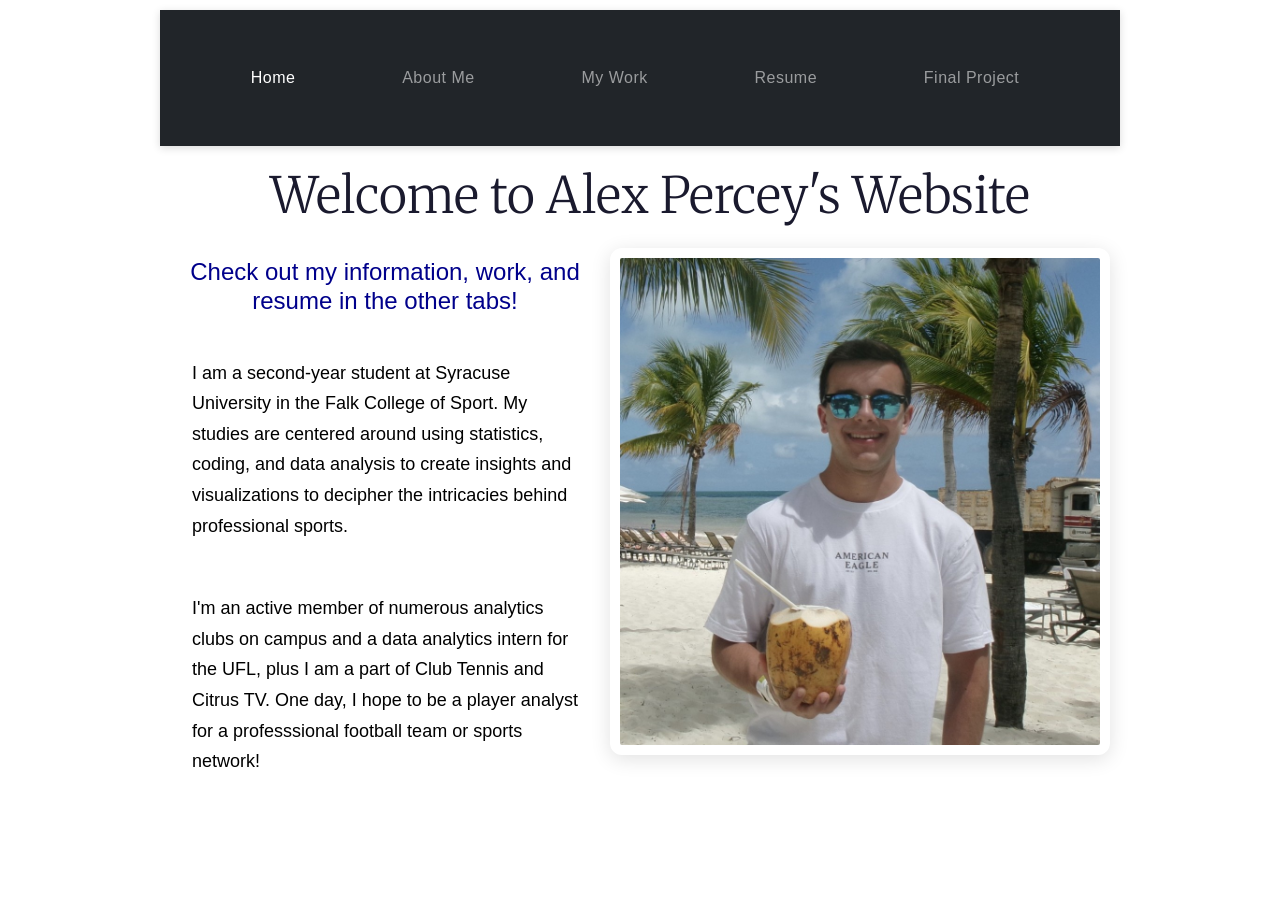
<file: Portfolio/index.html>
<html>
    <head>

        <title>
            Alex Percey's Website
        </title>
        <link rel="preconnect" href="https://fonts.googleapis.com">
        <link rel="preconnect" href="https://fonts.gstatic.com" crossorigin>
        <link href="https://fonts.googleapis.com/css2?family=Merriweather:ital,opsz,wght@0,18..144,300..900;1,18..144,300..900&display=swap" rel="stylesheet">
        <link href="https://cdn.jsdelivr.net/npm/bootstrap@5.3.8/dist/css/bootstrap.min.css" rel="stylesheet" integrity="sha384-sRIl4kxILFvY47J16cr9ZwB07vP4J8+LH7qKQnuqkuIAvNWLzeN8tE5YBujZqJLB" crossorigin="anonymous">
        <link rel="stylesheet" href="style.css">
    </head>

    <body>
    <header>
        <nav class="navbar navbar-expand-lg navbar-dark bg-dark">
            <div class="container-fluid">
                <button class="navbar-toggler" type="button" data-bs-toggle="collapse" data-bs-target="#navbarNav">
                    <span class="navbar-toggler-icon"></span>
                </button>
                <div class="collapse navbar-collapse" id="navbarNav">
                    <ul class="navbar-nav w-100 justify-content-evenly">
                        <li class="nav-item"><a class="nav-link active" href="index.html">Home</a></li>
                        <li class="nav-item"><a class="nav-link" href="about/index.html">About Me</a></li>
                        <li class="nav-item"><a class="nav-link" href="work/index.html">My Work</a></li>
                        <li class="nav-item"><a class="nav-link" href="resume/index.html">Resume</a></li>
                        <li class="nav-item"><a class="nav-link" href="final/index.html">Final Project</a></li>
                    </ul>
                </div>
            </div>
        </nav>
    </header>
        <h1 class = "merriweather-font">
            Welcome to Alex Percey's Website
        </h1>

        <img src="self.jpg" width="200" alt="Picture of Me!">
        
        <h2>
            Check out my information, work, and resume in the other tabs!
        </h2>
            <div class = "row">   
            <p>
            I am a second-year student at Syracuse University in the Falk College of Sport. 
            My studies are centered around using statistics, coding, and data analysis to create insights and 
            visualizations to decipher the intricacies behind professional sports. 
            </p>  
            </div>
            <div class = "row">     
                <p>
            I'm an active member of numerous analytics 
            clubs on campus and a data analytics intern for the UFL, plus I am a part of Club Tennis and Citrus TV. 
            One day, I hope to be a player analyst for a professsional football team or sports network!
                </p>
            </div> 
            
       <script src="https://cdn.jsdelivr.net/npm/bootstrap@5.3.8/dist/js/bootstrap.bundle.min.js" integrity="sha384-FKyoEForCGlyvwx9Hj09JcYn3nv7wiPVlz7YYwJrWVcXK/BmnVDxM+D2scQbITxI" crossorigin="anonymous"></script>

    </body>
</html>
</file>
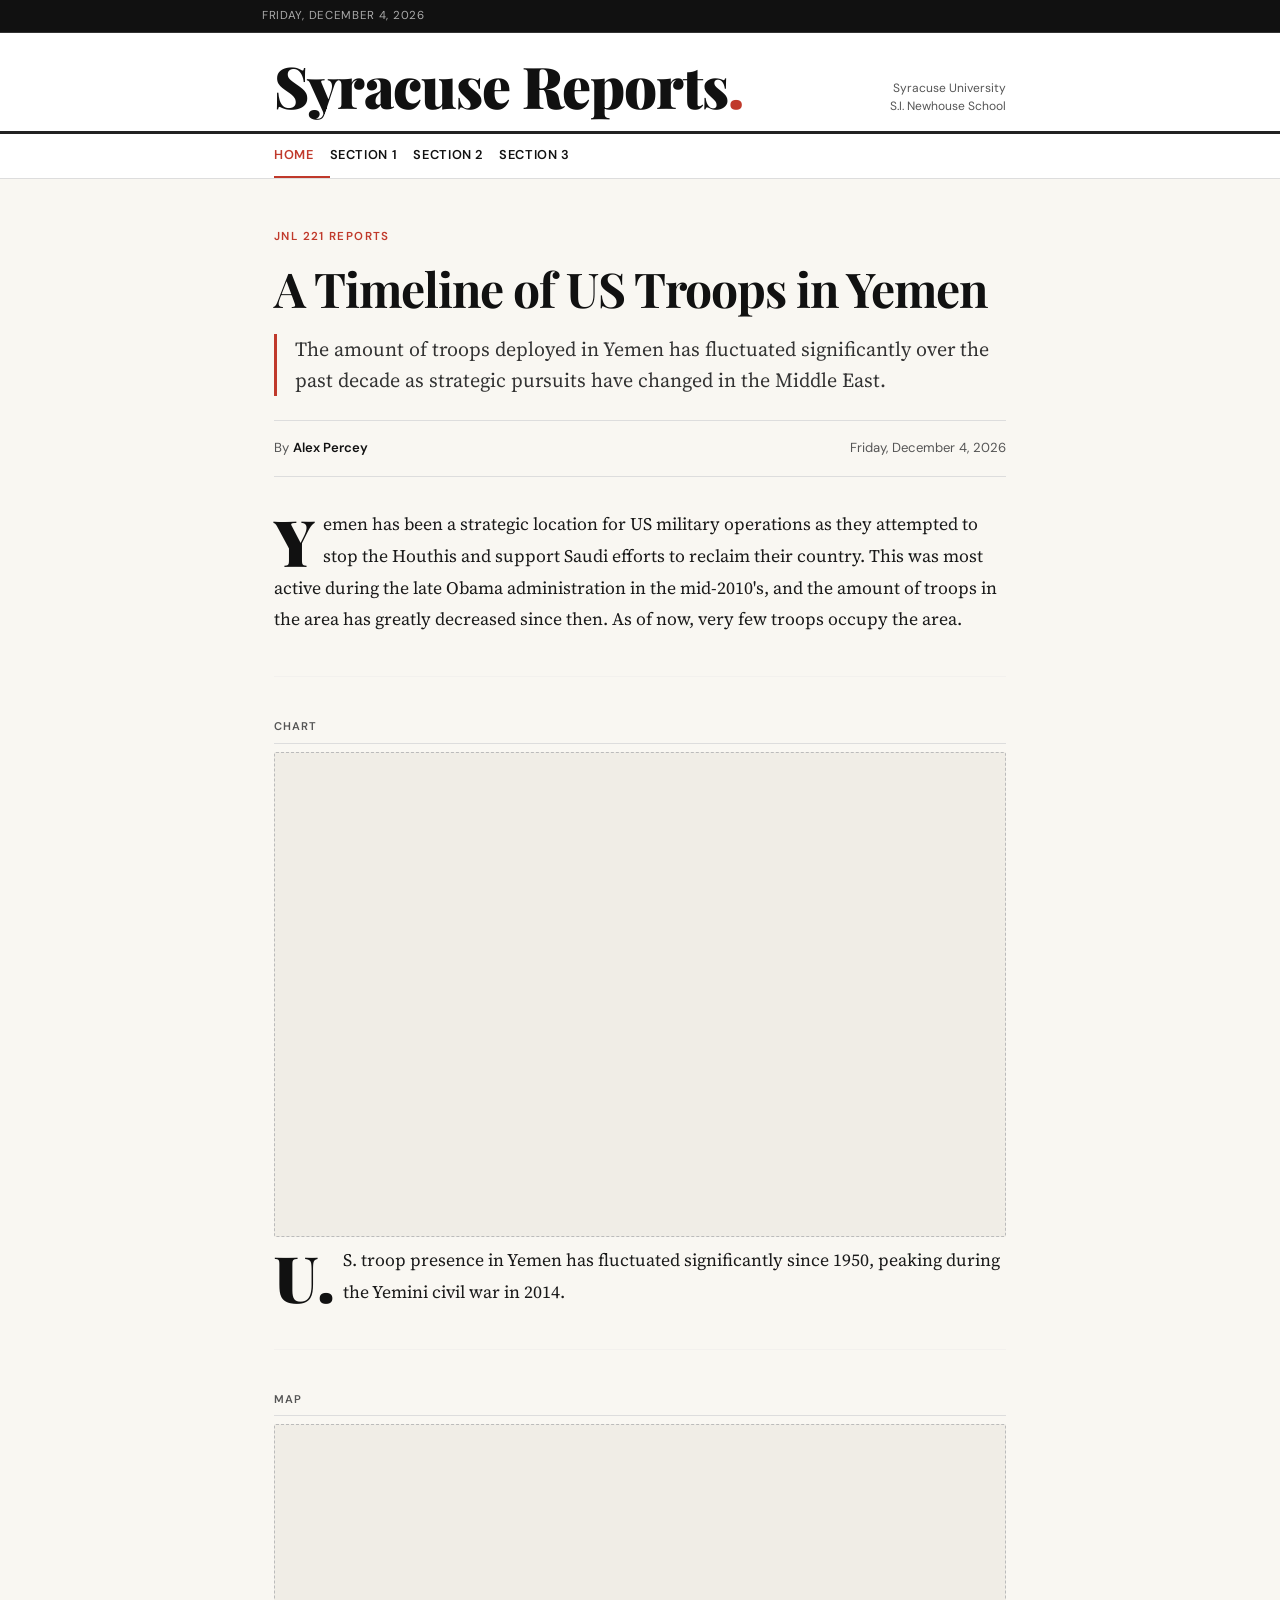
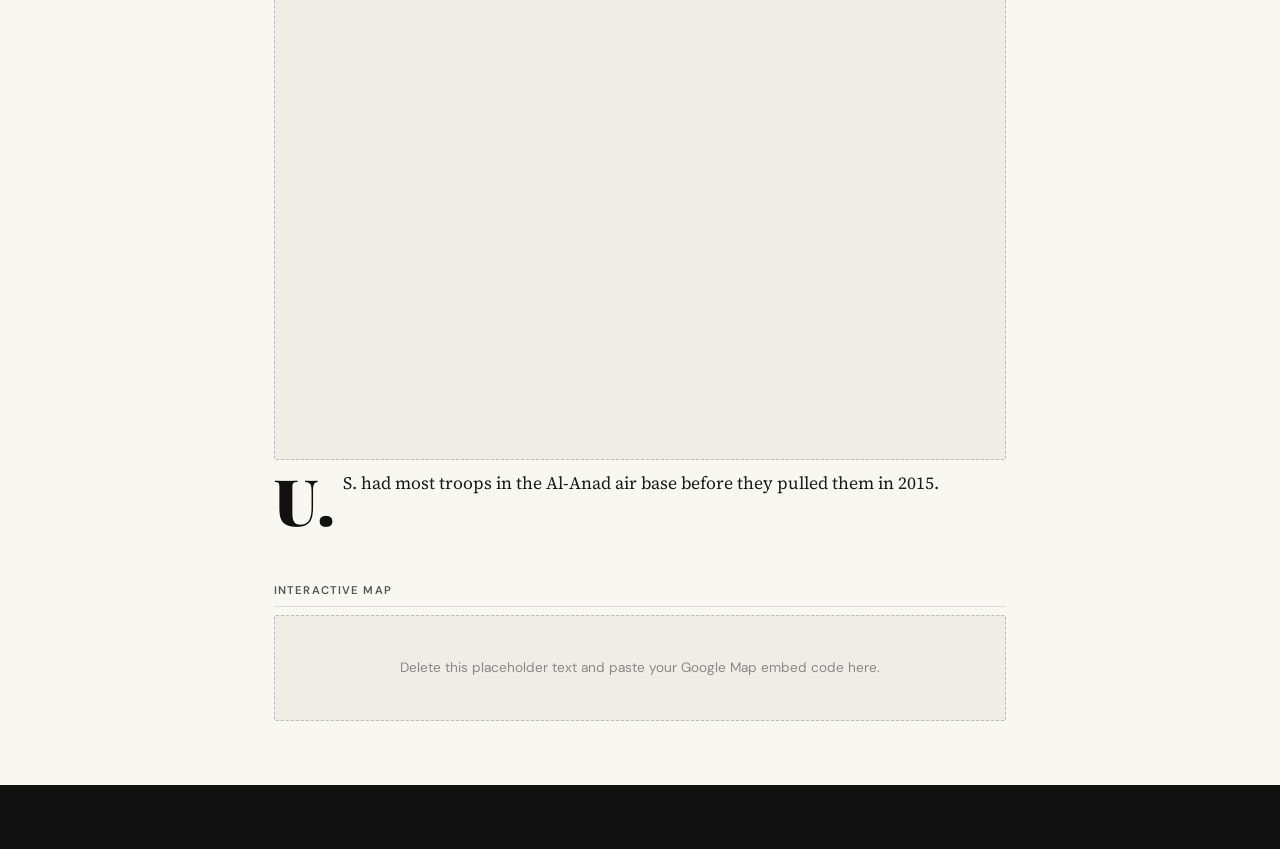
<file: Yemen/index.html>
<!doctype html>
<html lang="en">
  <head>
    <meta charset="UTF-8" />
    <meta name="viewport" content="width=device-width, initial-scale=1.0" />

    <link rel="preconnect" href="https://fonts.googleapis.com" />
    <link rel="preconnect" href="https://fonts.gstatic.com" crossorigin />
    <link
      href="https://fonts.googleapis.com/css2?family=Playfair+Display:ital,wght@0,700;0,900;1,700&family=Source+Serif+4:ital,wght@0,400;0,600;1,400&family=DM+Sans:wght@400;500;600&display=swap"
      rel="stylesheet"
    />

    <link
      href="https://cdn.jsdelivr.net/npm/bootstrap@5.3.0-alpha3/dist/css/bootstrap.min.css"
      rel="stylesheet"
      integrity="sha384-KK94CHFLLe+nY2dmCWGMq91rCGa5gtU4mk92HdvYe+M/SXH301p5ILy+dN9+nJOZ"
      crossorigin="anonymous"
    />

    <link rel="stylesheet" href="style.css" />

    <title>Syracuse Reports</title>
  </head>

  <body>
    <!-- Top utility bar -->
    <div class="topbar">
      <div
        class="container d-flex justify-content-between align-items-center"
        style="max-width: var(--max-w)"
      >
        <span id="topbar-date"></span>
        <span></span>
      </div>
    </div>

    <!-- Masthead -->
    <header class="masthead">
      <div class="masthead-inner">
        <a class="publication-name" href="#">Syracuse Reports<span>.</span></a>
        <div class="masthead-meta">
          Syracuse University<br />S.I. Newhouse School
        </div>
      </div>
    </header>

    <!-- Section nav -->
    <nav class="section-nav" aria-label="Site sections">
      <div class="section-nav-inner">
        <a href="#" class="active">Home</a>
        <a href="#">Section 1</a>
        <a href="#">Section 2</a>
        <a href="#">Section 3</a>
      </div>
    </nav>

    <!-- Article -->
    <main class="article-wrapper">
      <div class="article-section-label">JNL 221 Reports</div>

      <h1 class="article-headline">A Timeline of US Troops in Yemen</h1>

      <p class="article-deck">
        The amount of troops deployed in Yemen has fluctuated significantly over the past decade as strategic pursuits have changed in the Middle East.
      </p>

      <div class="article-byline">
        <span>By <span class="byline-author">Alex Percey</span></span>
        <span id="byline-date"></span>
      </div>

      <div class="article-body">
        <p>
          Yemen has been a strategic location for US military operations as they attempted to stop the Houthis and support Saudi efforts to reclaim their country. This was most active during the late Obama administration in the mid-2010's, and the amount of troops in the area has greatly decreased since then. As of now, very few troops occupy the area.
        </p>

        <hr class="section-rule" />

        <!-- Datawrapper chart -->
        <div class="embed-block">
          <div class="embed-label">Chart</div>
          <div class="embed-placeholder">
            <iframe title="US Troop Presence in Yemen" aria-label="Line chart" id="datawrapper-chart-5rkAO" src="https://datawrapper.dwcdn.net/5rkAO/1/" scrolling="no" frameborder="0" style="width: 0; min-width: 100% !important; border: none;" height="396" data-external="1"></iframe><script type="text/javascript">window.addEventListener("message",function(a){if(void 0!==a.data["datawrapper-height"]){var e=document.querySelectorAll("iframe");for(var t in a.data["datawrapper-height"])for(var r,i=0;r=e[i];i++)if(r.contentWindow===a.source){var d=a.data["datawrapper-height"][t]+"px";r.style.height=d}}});</script>
          </div>
          <p class="chart-subtitle">U.S. troop presence in Yemen has fluctuated significantly since 1950, peaking during the Yemini civil war in 2014.</p>
        </div>

        <hr class="section-rule" />

        <!-- Datawrapper map -->
        <div class="embed-block">
          <div class="embed-label">Map</div>
          <div class="embed-placeholder">
            <iframe title="American Military Presence Locations" aria-label="Locator map" id="datawrapper-chart-mcsXK" src="https://datawrapper.dwcdn.net/mcsXK/1/" scrolling="no" frameborder="0" style="width: 0; min-width: 100% !important; border: none;" height="546" data-external="1"></iframe><script type="text/javascript">window.addEventListener("message",function(a){if(void 0!==a.data["datawrapper-height"]){var e=document.querySelectorAll("iframe");for(var t in a.data["datawrapper-height"])for(var r,i=0;r=e[i];i++)if(r.contentWindow===a.source){var d=a.data["datawrapper-height"][t]+"px";r.style.height=d}}});</script>
          </div>
          <p class="chart-subtitle">U.S. had most troops in the Al-Anad air base before they pulled them in 2015.</p>
        </div>

        <hr class="section-rule" />

        <!-- Google Map -->
        <div class="embed-block">
          <div class="embed-label">Interactive Map</div>
          <div class="embed-placeholder">
            Delete this placeholder text and paste your Google Map embed code
            here.
          </div>
        </div>
      </div>
    </main>

    <!-- Footer -->
    <footer></footer>

    <script
      src="https://cdn.jsdelivr.net/npm/bootstrap@5.3.0-alpha3/dist/js/bootstrap.bundle.min.js"
      integrity="sha384-ENjdO4Dr2bkBIFxQpeoTz1HIcje39Wm4jDKdf19U8gI4ddQ3GYNS7NTKfAdVQSZe"
      crossorigin="anonymous"
    ></script>

    <script>
      const now = new Date();
      const opts = {
        weekday: "long",
        year: "numeric",
        month: "long",
        day: "numeric",
      };
      const dateStr = now.toLocaleDateString("en-US", opts);
      document.getElementById("topbar-date").textContent = dateStr;
      document.getElementById("byline-date").textContent = dateStr;
      document.getElementById("footer-year").textContent = now.getFullYear();
    </script>
  </body>
</html>
</file>
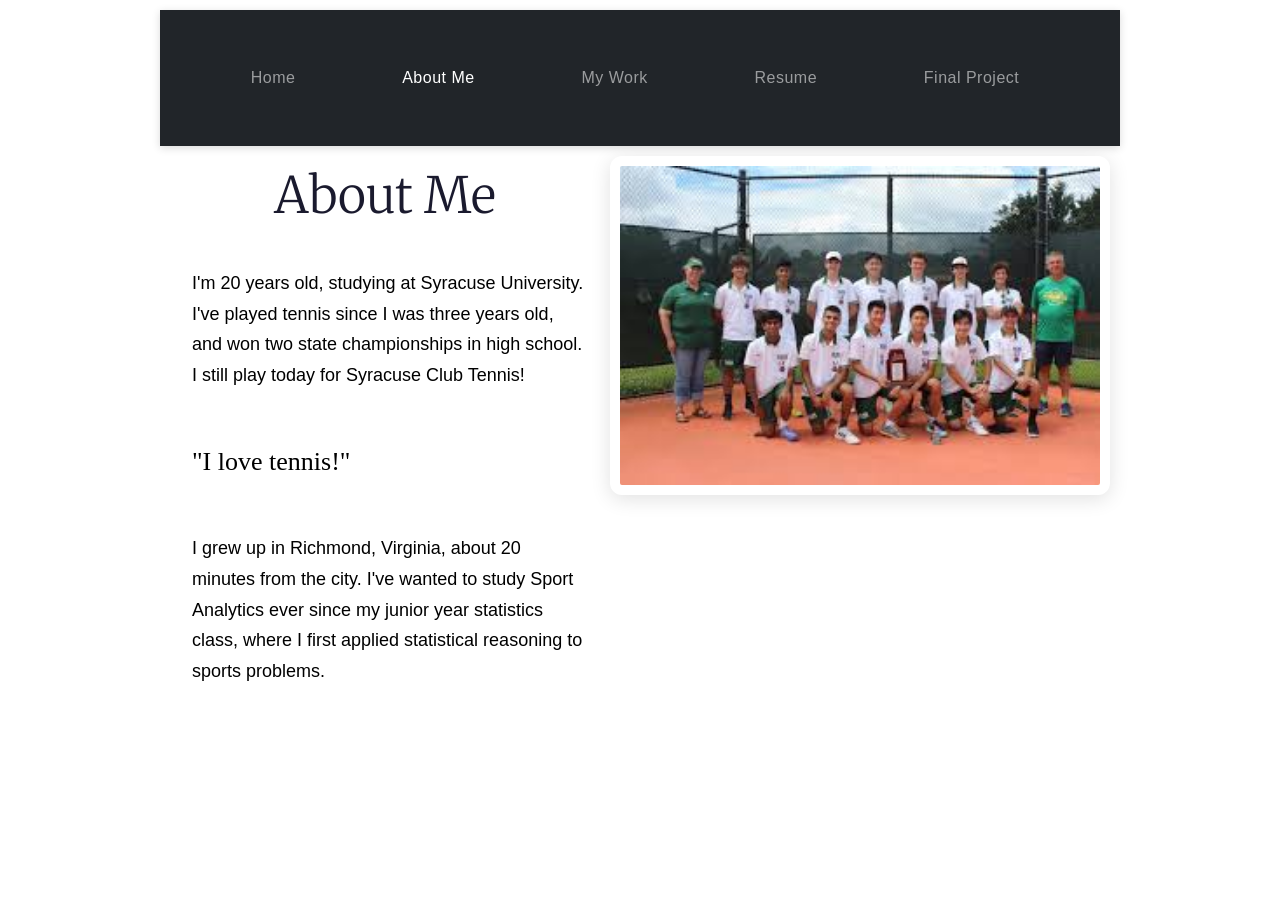
<file: Portfolio/about/index.html>
<html>
    <head>

        <title>
            About Alex Percey
        </title>
        <link rel="preconnect" href="https://fonts.googleapis.com">
        <link rel="preconnect" href="https://fonts.gstatic.com" crossorigin>
        <link href="https://fonts.googleapis.com/css2?family=Merriweather:ital,opsz,wght@0,18..144,300..900;1,18..144,300..900&display=swap" rel="stylesheet">
        <link href="https://cdn.jsdelivr.net/npm/bootstrap@5.3.8/dist/css/bootstrap.min.css" rel="stylesheet" integrity="sha384-sRIl4kxILFvY47J16cr9ZwB07vP4J8+LH7qKQnuqkuIAvNWLzeN8tE5YBujZqJLB" crossorigin="anonymous">
        <link rel="stylesheet" href="../style.css">
    </head>

    <body>
        <header>
        <nav class="navbar navbar-expand-lg navbar-dark bg-dark">
            <div class="container-fluid">
                <button class="navbar-toggler" type="button" data-bs-toggle="collapse" data-bs-target="#navbarNav">
                    <span class="navbar-toggler-icon"></span>
                </button>
                <div class="collapse navbar-collapse" id="navbarNav">
                    <ul class="navbar-nav w-100 justify-content-evenly">
                        <li class="nav-item"><a class="nav-link" href="../index.html">Home</a></li>
                        <li class="nav-item"><a class="nav-link active" href="index.html">About Me</a></li>
                        <li class="nav-item"><a class="nav-link" href="../work/index.html">My Work</a></li>
                        <li class="nav-item"><a class="nav-link" href="../resume/index.html">Resume</a></li>
                        <li class="nav-item"><a class="nav-link" href="../final/index.html">Final Project</a></li>
                    </ul>
                </div>
            </div>
        </nav>
    </header>


        <img src="tennis.jpg" width="500" alt="Tennis Pic">

        <h1 class = "merriweather-font">
            About Me
        </h1>

        <div class="row">
        <p>
            I'm 20 years old, studying at Syracuse University. I've played tennis since I was three years old, and won two state championships in high school. I still play today for Syracuse Club Tennis! 
        </p>
        </div>
        <div class="row">
        <blockquote>
            "I love tennis!"
        </blockquote>
        </div>
        <div class="row">
        <p>
            I grew up in Richmond, Virginia, about 20 minutes from the city. I've wanted to study Sport Analytics ever since my junior year statistics class, where I first applied statistical reasoning to sports problems.  
        </p>
        </div>
    </body>

 <script src="https://cdn.jsdelivr.net/npm/bootstrap@5.3.8/dist/js/bootstrap.bundle.min.js" integrity="sha384-FKyoEForCGlyvwx9Hj09JcYn3nv7wiPVlz7YYwJrWVcXK/BmnVDxM+D2scQbITxI" crossorigin="anonymous"></script>
    
</html>
</file>
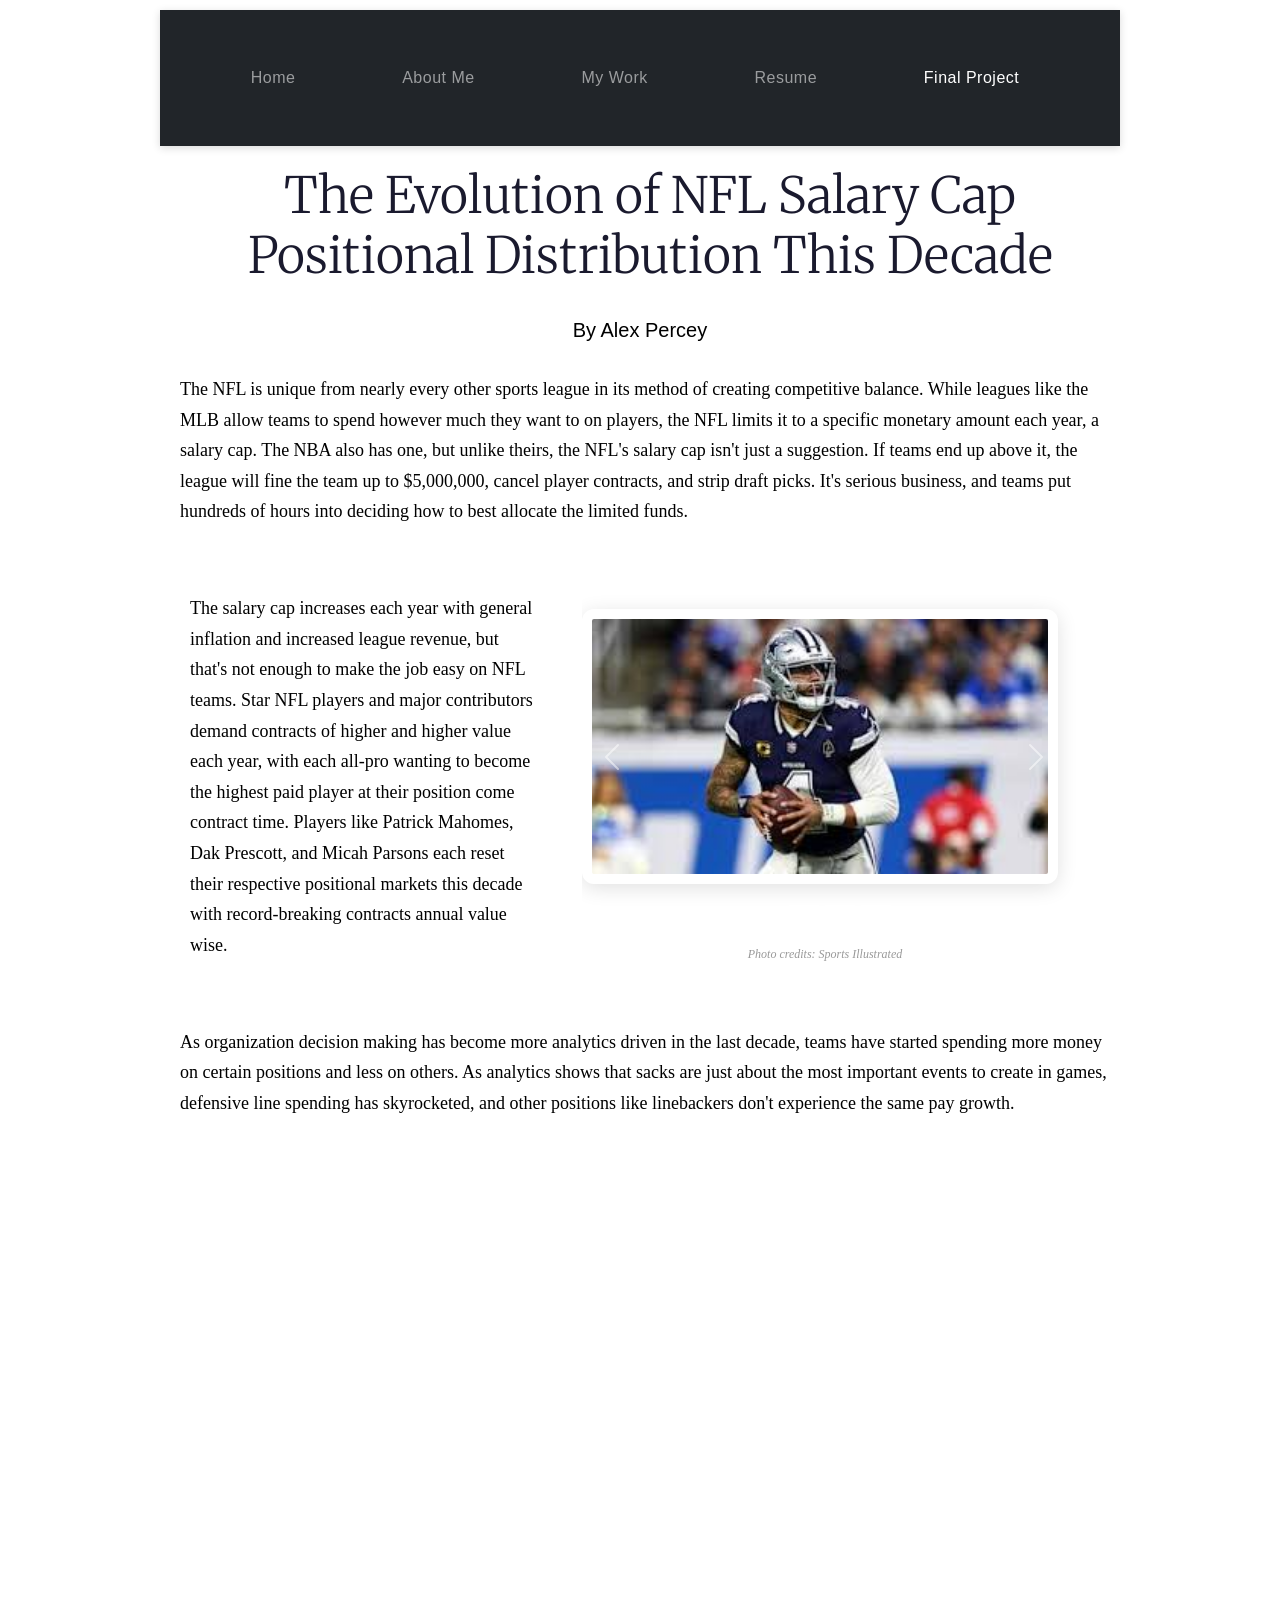
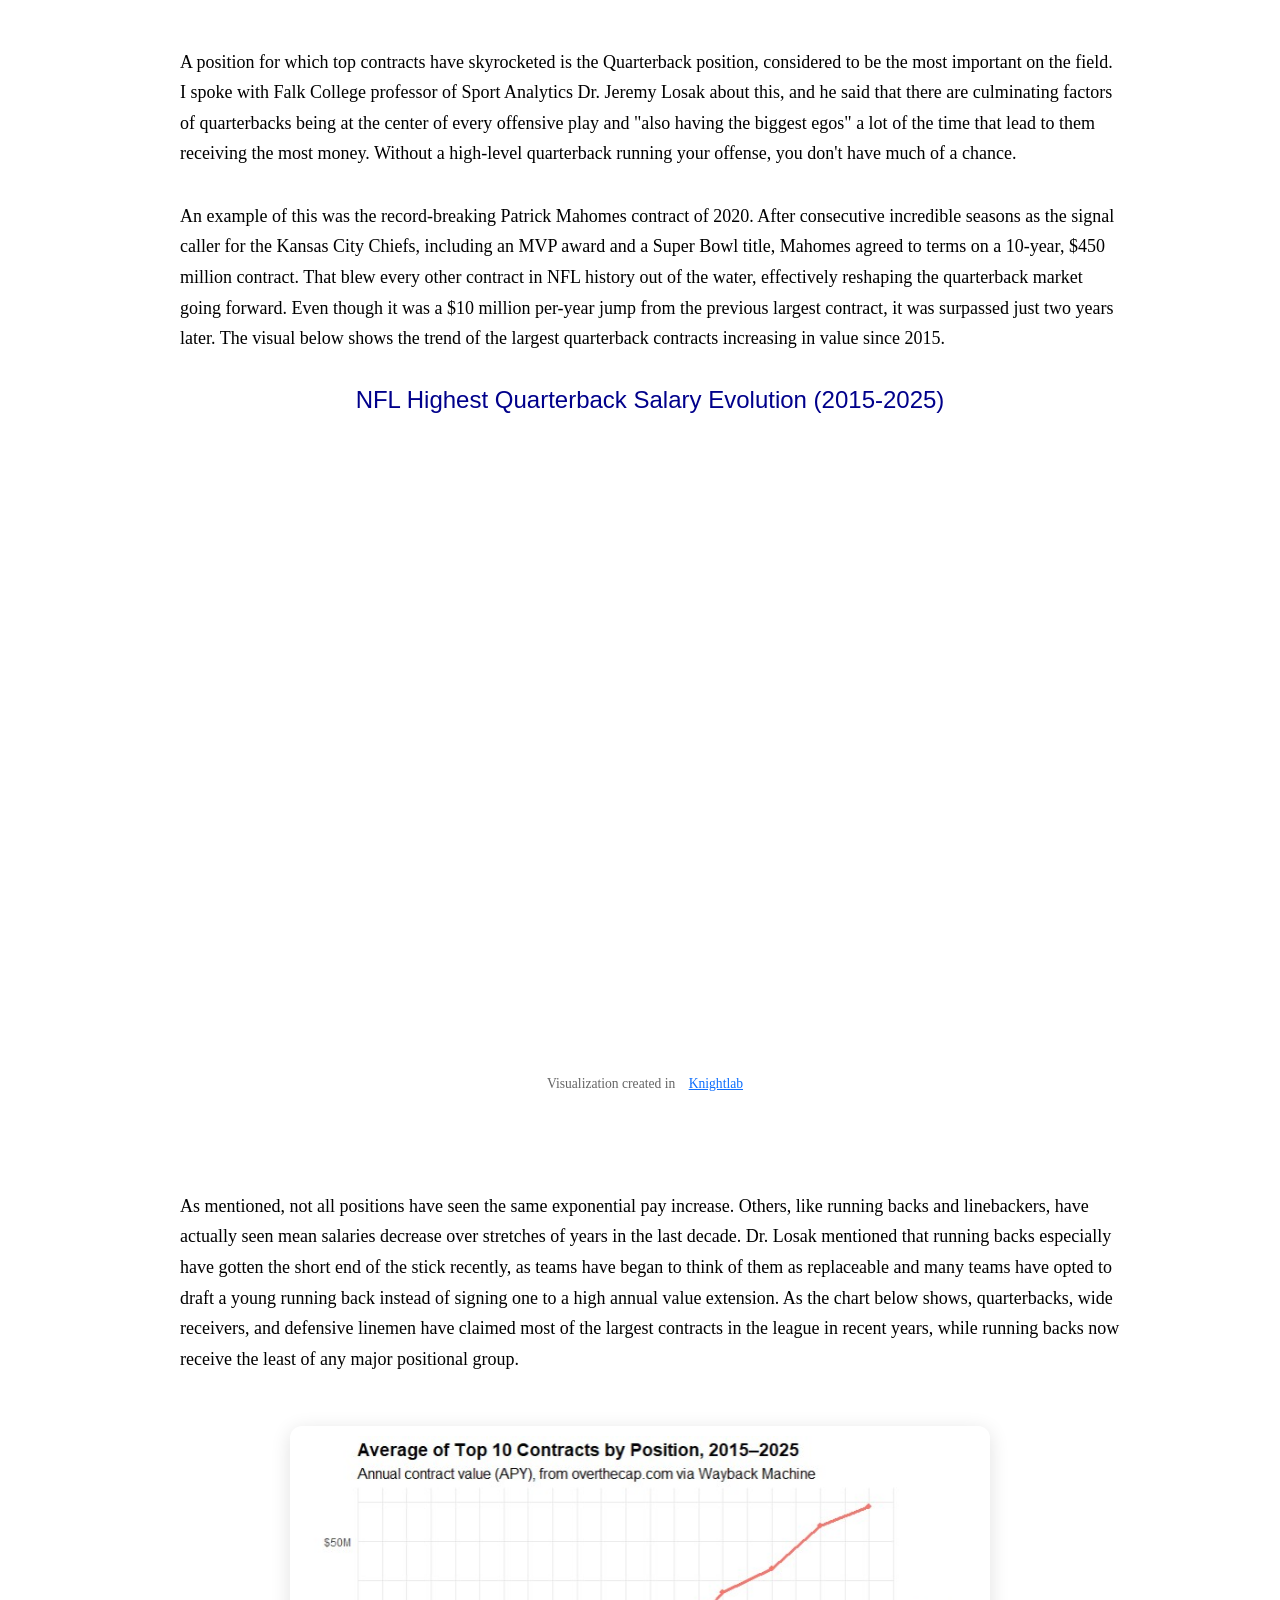
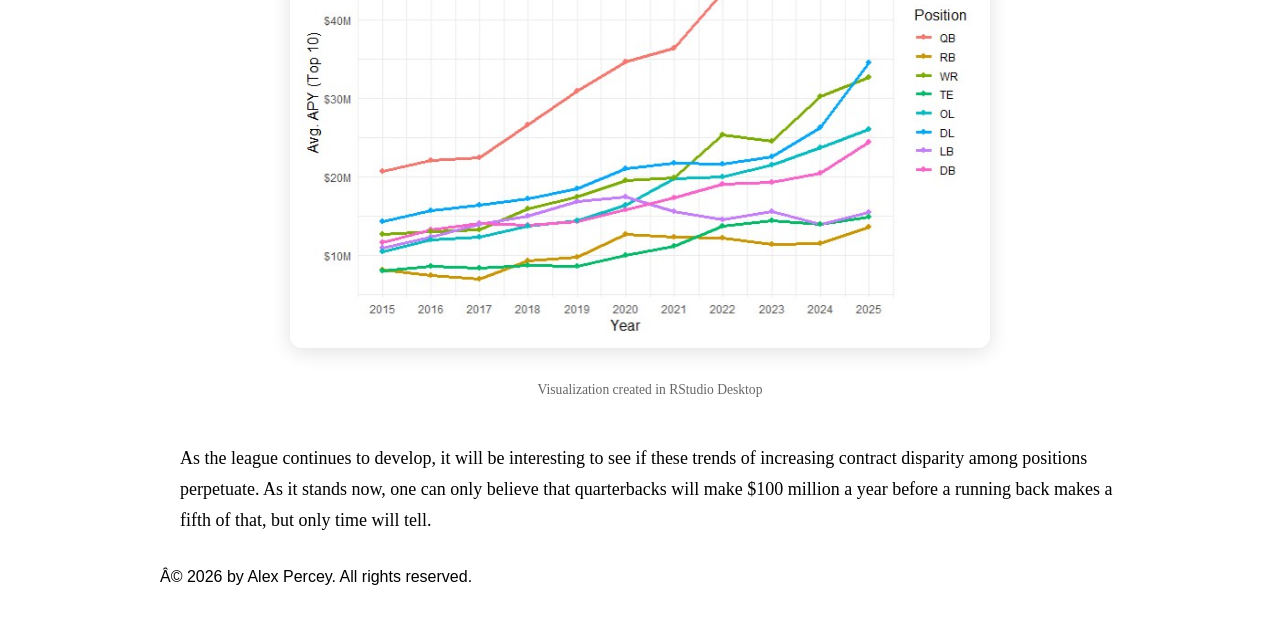
<file: Portfolio/final/index.html>
<html>
    <head>
        <title>
            Assignments
        </title>
        <link rel="preconnect" href="https://fonts.googleapis.com">
        <link rel="preconnect" href="https://fonts.gstatic.com" crossorigin>
        <link href="https://fonts.googleapis.com/css2?family=Merriweather:ital,opsz,wght@0,18..144,300..900;1,18..144,300..900&display=swap" rel="stylesheet">
        <link href="https://cdn.jsdelivr.net/npm/bootstrap@5.3.8/dist/css/bootstrap.min.css" rel="stylesheet" integrity="sha384-sRIl4kxILFvY47J16cr9ZwB07vP4J8+LH7qKQnuqkuIAvNWLzeN8tE5YBujZqJLB" crossorigin="anonymous">
        <link rel="stylesheet" href="../style.css">
        <style>
            p {
                font-family: Georgia, serif;
            }
            .carousel-control-prev {
                right: 9%;
            }
            .carousel-control-next {
                right: 6%;
            }
            .figure-img {
                display: block;
                float: none;
                width: 100%;
                max-width: 700px;
                margin: 20px auto;
            }
            .centered-caption {
    text-align: left;
    max-width: 700px;
    margin-left: auto;
    margin-right: auto;
}
        </style>
    </head>
    <body>
        <header>
        <nav class="navbar navbar-expand-lg navbar-dark bg-dark">
            <div class="container-fluid">
                <button class="navbar-toggler" type="button" data-bs-toggle="collapse" data-bs-target="#navbarNav">
                    <span class="navbar-toggler-icon"></span>
                </button>
                <div class="collapse navbar-collapse" id="navbarNav">
                    <ul class="navbar-nav w-100 justify-content-evenly">
                        <li class="nav-item"><a class="nav-link" href="../index.html">Home</a></li>
                        <li class="nav-item"><a class="nav-link" href="../about/index.html">About Me</a></li>
                        <li class="nav-item"><a class="nav-link" href="../work/index.html">My Work</a></li>
                        <li class="nav-item"><a class="nav-link" href="../resume/index.html">Resume</a></li>
                        <li class="nav-item"><a class="nav-link active" href="index.html">Final Project</a></li>
                    </ul>
                </div>
            </div>
        </nav>
        </header>

        <h1 class="merriweather-font">
            The Evolution of NFL Salary Cap Positional Distribution This Decade
        </h1>
        <h3>
            By Alex Percey
        </h3>
        <p>
            The NFL is unique from nearly every other sports league in its method of creating competitive balance. While leagues like the MLB allow teams to spend 
            however much they want to on players, the NFL limits it to a specific monetary amount each year, a salary cap. The NBA also has one, but unlike theirs, the NFL's salary cap isn't just a suggestion. 
            If teams end up above it, the league will fine the team up to $5,000,000, cancel player contracts, and strip draft picks. It's serious business, and teams put hundreds of hours
            into deciding how to best allocate the limited funds.
            
        </p>

        <div class="container-fluid">
            <div class="row align-items-center">
                <div class="col-12 col-md-5 ps-0">
                    <p>The salary cap increases each year with general inflation and increased league revenue, but that's not enough to make the job easy on NFL teams. Star NFL players and major contributors demand
                    contracts of higher and higher value each year, with each all-pro wanting to become the highest paid player at their position come contract time. Players like Patrick Mahomes, Dak Prescott, and Micah Parsons 
                    each reset their respective positional markets this decade with record-breaking contracts annual value wise.
                    </p>
                </div>
                <div class="col-12 col-md-7">
                    <div id="photoCarousel" class="carousel slide" data-bs-ride="carousel">
                        <div class="carousel-indicators">
                            <button type="button" data-bs-target="#photoCarousel" data-bs-slide-to="0" class="active"></button>
                            <button type="button" data-bs-target="#photoCarousel" data-bs-slide-to="1"></button>
                            <button type="button" data-bs-target="#photoCarousel" data-bs-slide-to="2"></button>
                        </div>
                        <div class="carousel-inner">
                            <div class="carousel-item active">
                                <img src="playerone.jpg" class="d-block w-100" alt="Player One">
                            </div>
                            <div class="carousel-item">
                                <img src="playertwo.jpg" class="d-block w-100" alt="Player Two">
                            </div>
                            <div class="carousel-item">
                                <img src="playerthree.jpg" class="d-block w-100" alt="Player Three">
                            </div>
                        </div>
                        <button class="carousel-control-prev" type="button" data-bs-target="#photoCarousel" data-bs-slide="prev">
                            <span class="carousel-control-prev-icon"></span>
                        </button>
                        <button class="carousel-control-next" type="button" data-bs-target="#photoCarousel" data-bs-slide="next">
                            <span class="carousel-control-next-icon"></span>
                        </button>
                    </div>
                    <p style="text-align: center; font-size: 0.75em; color: #999; font-style: italic; padding-right:60px;">Photo credits: Sports Illustrated</p>
                </div>
            </div>
        </div>

        <p>
            As organization decision making has become more analytics driven in the last decade, teams have started spending more money on certain positions and less on others. As analytics shows that sacks
            are just about the most important events to create in games, defensive line spending has skyrocketed, and other positions like linebackers don't experience the same pay growth.
        </p>

        <div class="container my-4">
    <iframe title="NFL Salary Cap Distribution has Shifted Since 2015" aria-label="Small multiple donut chart" id="datawrapper-chart-qIjEJ" src="https://datawrapper.dwcdn.net/qIjEJ/1/" scrolling="no" frameborder="0" style="width: 0; min-width: 100% !important; border: none;" height="380" data-external="1"></iframe>
</div>
        
        <p>
            A position for which top contracts have skyrocketed is the Quarterback position, considered to be the most important on the field. I spoke with Falk College professor of 
            Sport Analytics Dr. Jeremy Losak about this, and he said that there are culminating factors of quarterbacks being at the center of every offensive play and "also having the biggest egos"
            a lot of the time that lead to them receiving the most money. Without a high-level quarterback running your offense, you don't have much of a chance.
        </p>

        <p>
            An example of this was the record-breaking Patrick Mahomes contract of 2020. After consecutive incredible seasons as the signal caller for the Kansas City Chiefs,
            including an MVP award and a Super Bowl title, Mahomes agreed to terms on a 10-year, $450 million contract. That blew every other contract in NFL history out of the water,
            effectively reshaping the quarterback market going forward. Even though it was a $10 million per-year jump from the previous largest contract, it was surpassed just two years later.
            The visual below shows the trend of the largest quarterback contracts increasing in value since 2015.
        </p>
        
        <h2>
            NFL Highest Quarterback Salary Evolution (2015-2025)
        </h2>

        <div class="container my-4">
            <iframe src="https://cdn.knightlab.com/libs/storyline/latest/embed/index.html?dataURL=https%3A%2F%2Fdocs.google.com%2Fspreadsheets%2Fd%2Fe%2F2PACX-1vTZu1HgxB5GRtMj-lZooumMRaMw7Ke468DuKGgNYEyi5PYgeBGo8QD-HKGzo3NNbrD20qVrxGrs9OLy%2Fpubhtml&amp;dataYCol=annualvalue&amp;dataXCol=year&amp;dataDateFormat=%25Y&amp;chartDateFormat=%25Y&amp;chartYLabel=--%20Annual%20Contract%20Value%20(%24)%20--%20%20%20%20%20%20&amp;sliderCardTitleCol=title&amp;sliderCardTextCol=description" style="width:100%;height:565px;" frameborder="0" marginwidth="0" marginheight="0" vspace="0" hspace="0"></iframe>
            <p style="text-align: center; font-size: 0.85em; color: #666; margin-top: 8px;">
                Visualization created in <a href="https://knightlab.northwestern.edu/" target="_blank">Knightlab</a>
            </p>
        </div>

        <p>
            As mentioned, not all positions have seen the same exponential pay increase. Others, like running backs and linebackers, have actually seen mean salaries decrease
            over stretches of years in the last decade. Dr. Losak mentioned that running backs especially have gotten the short end of the stick recently, as teams have began to think of them
            as replaceable and many teams have opted to draft a young running back instead of signing one to a high annual value extension. As the chart below shows, quarterbacks, wide receivers, 
            and defensive linemen have claimed most of the largest contracts in the league in recent years, while running backs now receive the least of any major positional group.
        </p>

        <div class="container-fluid">
            <img src="figure.jpg" alt="Top 10 Salary Average by Position from 2015-2025" class="figure-img">
            <p style="text-align: center; font-size: 0.85em; color: #666; margin-top: 8px;">
                Visualization created in RStudio Desktop
            </p>
        </div>
        
            
        <p>
            As the league continues to develop, it will be interesting to see if these trends of increasing contract disparity among positions perpetuate. As it stands now, one can only believe
            that quarterbacks will make $100 million a year before a running back makes a fifth of that, but only time will tell.
        </p>

        <h6>© 2026 by Alex Percey. All rights reserved.
        </h6>

    </body>
    <script src="https://cdn.jsdelivr.net/npm/bootstrap@5.3.8/dist/js/bootstrap.bundle.min.js" integrity="sha384-FKyoEForCGlyvwx9Hj09JcYn3nv7wiPVlz7YYwJrWVcXK/BmnVDxM+D2scQbITxI" crossorigin="anonymous"></script>
</html>
</file>
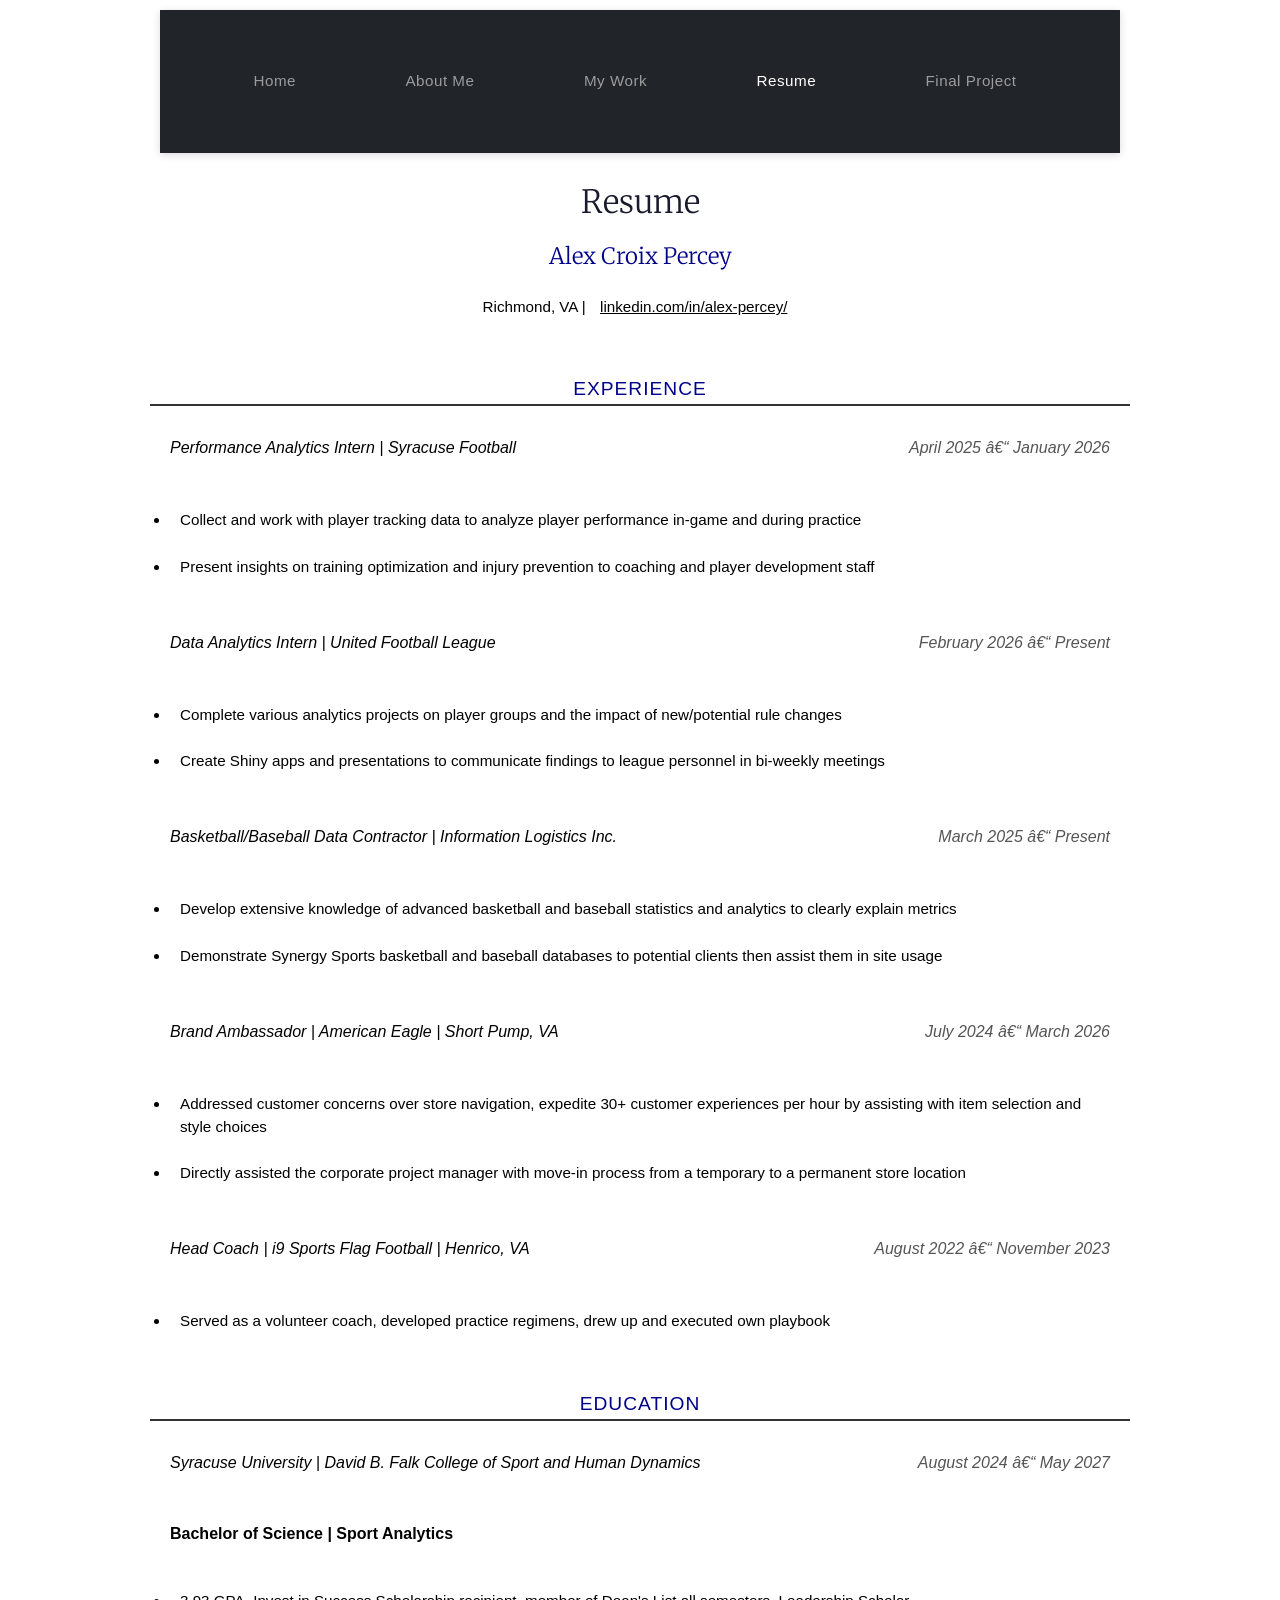
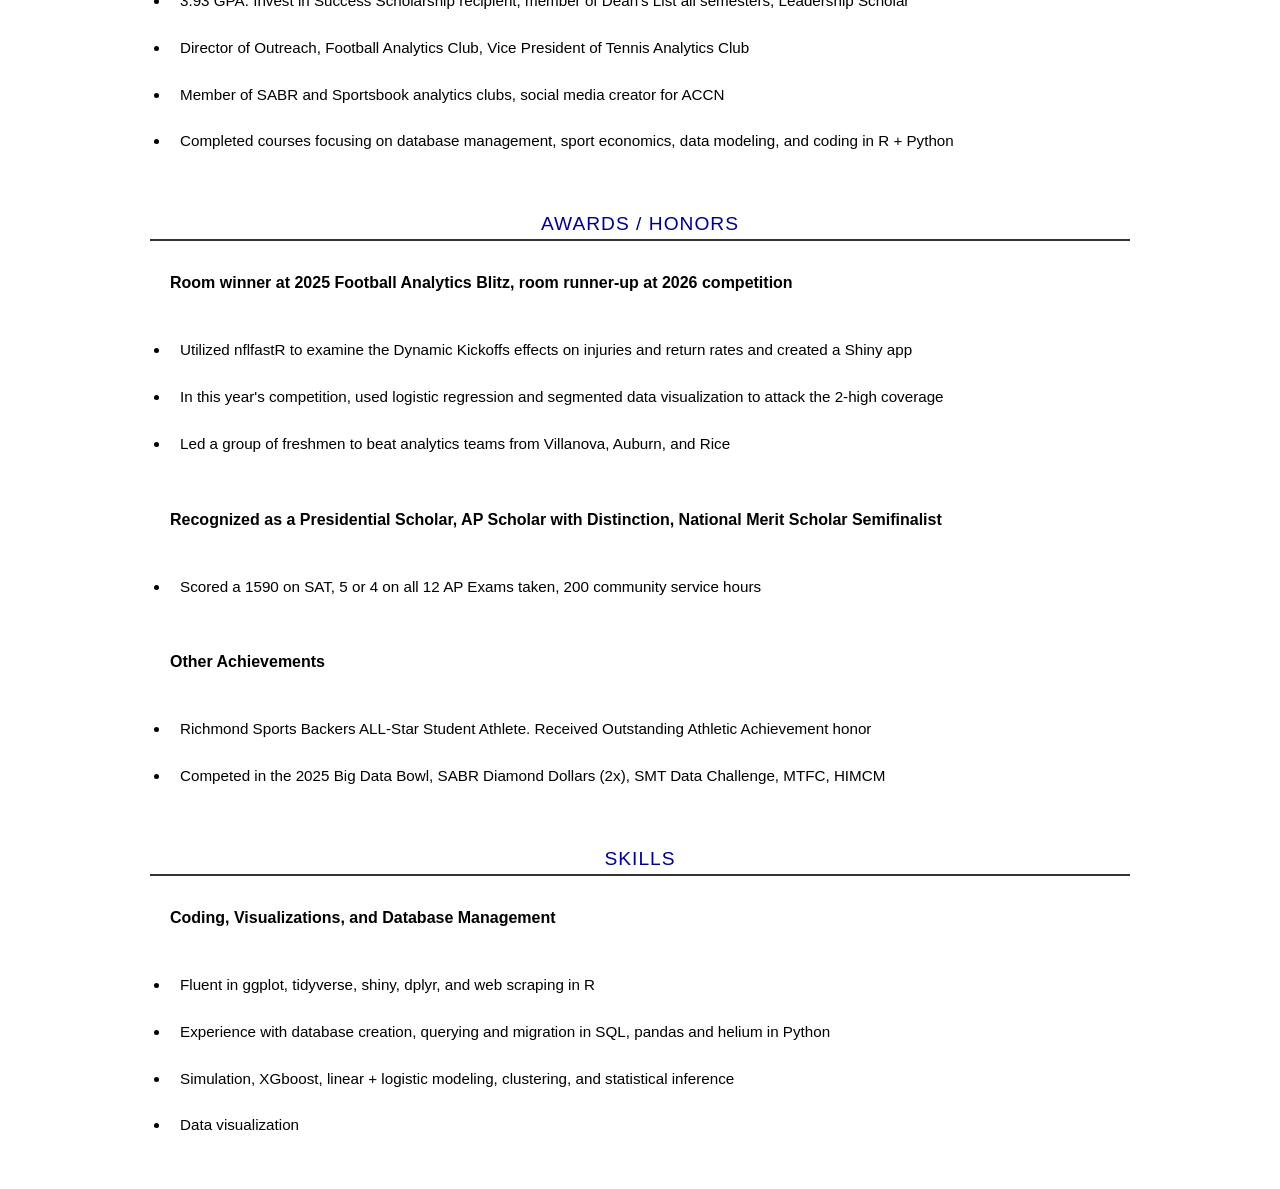
<file: Portfolio/resume/index.html>
<html>
    <head>
        <title>
            Alex Percey's Resume
        </title>
        <link rel="preconnect" href="https://fonts.googleapis.com">
        <link rel="preconnect" href="https://fonts.gstatic.com" crossorigin>
        <link href="https://fonts.googleapis.com/css2?family=Merriweather:ital,opsz,wght@0,18..144,300..900;1,18..144,300..900&display=swap" rel="stylesheet">
        <link href="https://cdn.jsdelivr.net/npm/bootstrap@5.3.8/dist/css/bootstrap.min.css" rel="stylesheet" integrity="sha384-sRIl4kxILFvY47J16cr9ZwB07vP4J8+LH7qKQnuqkuIAvNWLzeN8tE5YBujZqJLB" crossorigin="anonymous">
        <link rel="stylesheet" href="../style.css">
        <style>
    .resume-header {
        text-align: center;
        margin-bottom: 5px;
    }
    .resume-header p {
        margin: 2px 0;
        font-size: 0.95em;
        text-align: center;
    }
    .resume-header a {
        color: inherit;
    }
    .resume-header h1 {
        font-size: 2em;
        margin-left: 0;
        margin-bottom: 2px;
    }
    .resume-header h2 {
        border-bottom: none;
        text-transform: none;
        letter-spacing: normal;
        font-size: 1.4em;
        margin-left: 0;
        margin-top: 0;
    }
    h2 {
        border-bottom: 2px solid #333;
        padding-bottom: 4px;
        margin-top: 25px;
        margin-bottom: 10px;
        margin-left: 0;
        font-size: 1.2em;
        text-transform: uppercase;
        letter-spacing: 1px;
    }
    h3 {
        margin-bottom: 2px;
        margin-top: 15px;
        font-size: 1em;
    }
    .role-line {
        display: flex;
        justify-content: space-between;
        flex-wrap: wrap;
        margin-bottom: 2px;
        margin-left: 0;
    }
    .role-title {
        font-weight: bold;
    }
    .role-date {
        font-style: italic;
        color: #555;
    }
    .org-line {
        font-style: italic;
        margin-bottom: 5px;
    }
    ul {
        margin-top: 4px;
        margin-bottom: 8px;
        margin-left: 0;
        padding-left: 20px;
    }
    li {
        margin-bottom: 4px;
        margin-left: 0;
        font-size: 0.95em;
    }
</style>
    </head>
    <body>
        <header>
            <nav class="navbar navbar-expand-lg navbar-dark bg-dark">
            <div class="container-fluid">
                <button class="navbar-toggler" type="button" data-bs-toggle="collapse" data-bs-target="#navbarNav">
                    <span class="navbar-toggler-icon"></span>
                </button>
                <div class="collapse navbar-collapse" id="navbarNav">
                    <ul class="navbar-nav w-100 justify-content-evenly">
                            <li class="nav-item"><a class="nav-link" href="../index.html">Home</a></li>
                            <li class="nav-item"><a class="nav-link" href="../about/index.html">About Me</a></li>
                            <li class="nav-item"><a class="nav-link" href="../work/index.html">My Work</a></li>
                            <li class="nav-item"><a class="nav-link active" href="index.html">Resume</a></li>
                            <li class="nav-item"><a class="nav-link" href="../final/index.html">Final Project</a></li>
                        </ul>
                    </div>
                </div>
            </nav>
        </header>

        <div class="resume-header">
            <h1 class="merriweather-font">Resume</h1>
            <h2 class="merriweather-font">Alex Croix Percey</h2>
            <p>Richmond, VA | <a href="https://linkedin.com/in/alex-percey/">linkedin.com/in/alex-percey/</a></p>
        </div>

        <!-- EXPERIENCE -->
        <h2>Experience</h2>

        <div class="role-line">
            <span class="org-line">Performance Analytics Intern | Syracuse Football</span>
            <span class="role-date">April 2025 – January 2026</span>
        </div>
        <ul>
            <li>Collect and work with player tracking data to analyze player performance in-game and during practice</li>
            <li>Present insights on training optimization and injury prevention to coaching and player development staff</li>
        </ul>

        <div class="role-line">
            <span class="org-line">Data Analytics Intern | United Football League</span>
            <span class="role-date">February 2026 – Present</span>
        </div>
        <ul>
            <li>Complete various analytics projects on player groups and the impact of new/potential rule changes</li>
            <li>Create Shiny apps and presentations to communicate findings to league personnel in bi-weekly meetings</li>
        </ul>

        <div class="role-line">
            <span class="org-line">Basketball/Baseball Data Contractor | Information Logistics Inc.</span>
            <span class="role-date">March 2025 – Present</span>
        </div>
        <ul>
            <li>Develop extensive knowledge of advanced basketball and baseball statistics and analytics to clearly explain metrics</li>
            <li>Demonstrate Synergy Sports basketball and baseball databases to potential clients then assist them in site usage</li>
        </ul>

        <div class="role-line">
            <span class="org-line">Brand Ambassador | American Eagle | Short Pump, VA</span>
            <span class="role-date">July 2024 – March 2026</span>
        </div>
        <ul>
            <li>Addressed customer concerns over store navigation, expedite 30+ customer experiences per hour by assisting with item selection and style choices</li>
            <li>Directly assisted the corporate project manager with move-in process from a temporary to a permanent store location</li>
        </ul>

        <div class="role-line">
            <span class="org-line">Head Coach | i9 Sports Flag Football | Henrico, VA</span>
            <span class="role-date">August 2022 – November 2023</span>
        </div>
        <ul>
            <li>Served as a volunteer coach, developed practice regimens, drew up and executed own playbook</li>
        </ul>

        <!-- EDUCATION -->
        <h2>Education</h2>

        <div class="role-line">
            <span class="org-line">Syracuse University | David B. Falk College of Sport and Human Dynamics</span>
            <span class="role-date">August 2024 – May 2027</span>
        </div>
        <div class="role-line">
            <span class="role-title">Bachelor of Science | Sport Analytics</span>
        </div>
        <ul>
            <li>3.93 GPA. Invest in Success Scholarship recipient, member of Dean's List all semesters, Leadership Scholar</li>
            <li>Director of Outreach, Football Analytics Club, Vice President of Tennis Analytics Club</li>
            <li>Member of SABR and Sportsbook analytics clubs, social media creator for ACCN</li>
            <li>Completed courses focusing on database management, sport economics, data modeling, and coding in R + Python</li>
        </ul>

        <!-- AWARDS/HONORS -->
        <h2>Awards / Honors</h2>

        <div class="role-line">
            <span class="role-title">Room winner at 2025 Football Analytics Blitz, room runner-up at 2026 competition</span>
        </div>
        <ul>
            <li>Utilized nflfastR to examine the Dynamic Kickoffs effects on injuries and return rates and created a Shiny app</li>
            <li>In this year's competition, used logistic regression and segmented data visualization to attack the 2-high coverage</li>
            <li>Led a group of freshmen to beat analytics teams from Villanova, Auburn, and Rice</li>
        </ul>

        <div class="role-line">
            <span class="role-title">Recognized as a Presidential Scholar, AP Scholar with Distinction, National Merit Scholar Semifinalist</span>
        </div>
        <ul>
            <li>Scored a 1590 on SAT, 5 or 4 on all 12 AP Exams taken, 200 community service hours</li>
        </ul>

        <div class="role-line">
            <span class="role-title">Other Achievements</span>
        </div>
        <ul>
            <li>Richmond Sports Backers ALL-Star Student Athlete. Received Outstanding Athletic Achievement honor</li>
            <li>Competed in the 2025 Big Data Bowl, SABR Diamond Dollars (2x), SMT Data Challenge, MTFC, HIMCM</li>
        </ul>

        <!-- SKILLS -->
        <h2>Skills</h2>

        <div class="role-line">
            <span class="role-title">Coding, Visualizations, and Database Management</span>
        </div>
        <ul>
            <li>Fluent in ggplot, tidyverse, shiny, dplyr, and web scraping in R</li>
            <li>Experience with database creation, querying and migration in SQL, pandas and helium in Python</li>
            <li>Simulation, XGboost, linear + logistic modeling, clustering, and statistical inference</li>
            <li>Data visualization</li>
        </ul>

        <script src="https://cdn.jsdelivr.net/npm/bootstrap@5.3.8/dist/js/bootstrap.bundle.min.js" integrity="sha384-FKyoEForCGlyvwx9Hj09JcYn3nv7wiPVlz7YYwJrWVcXK/BmnVDxM+D2scQbITxI" crossorigin="anonymous"></script>
    </body>
</html>
</file>
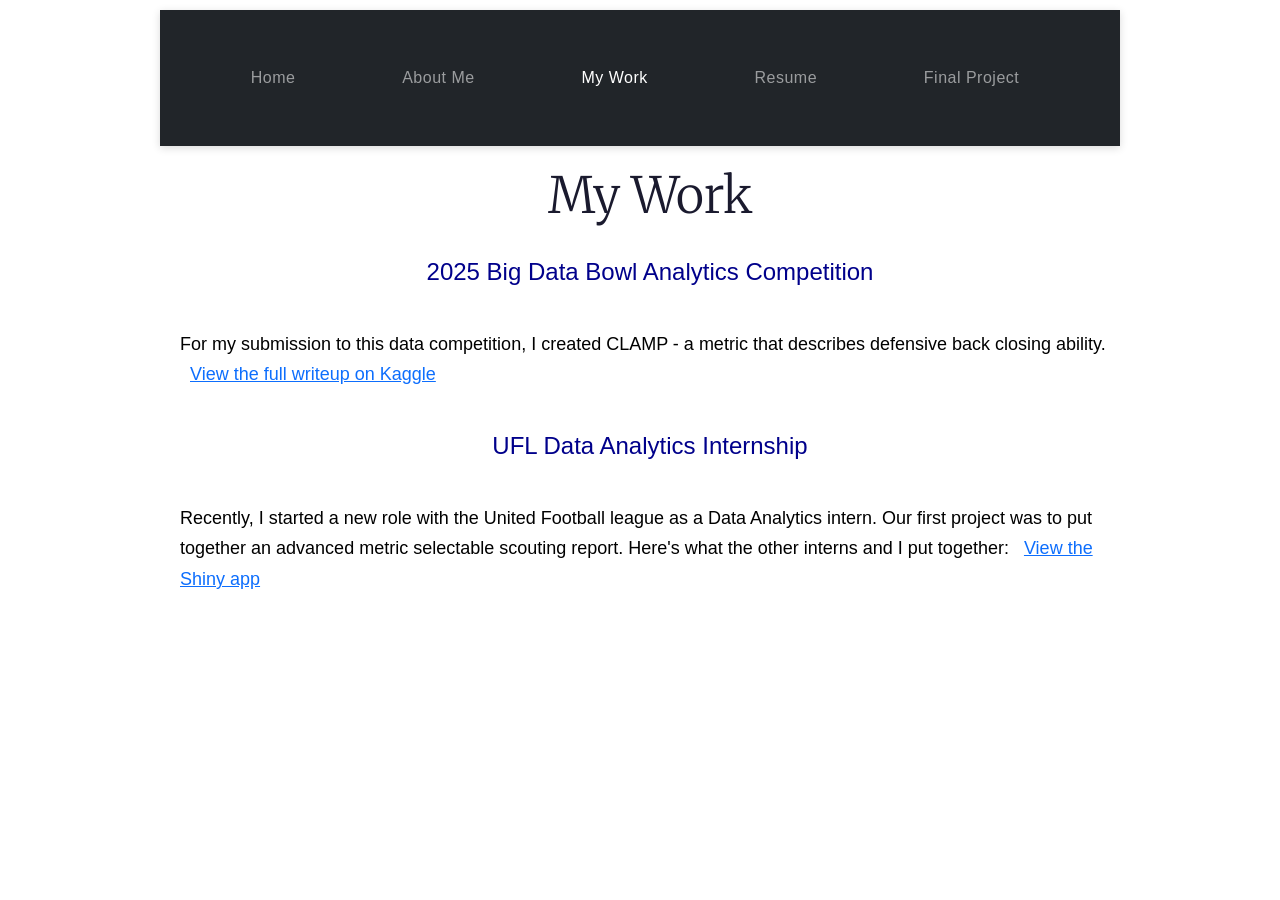
<file: Portfolio/work/index.html>
<html>
    <head>

        <title>
            Alex Percey's Work
        </title>
        <link rel="preconnect" href="https://fonts.googleapis.com">
        <link rel="preconnect" href="https://fonts.gstatic.com" crossorigin>
        <link href="https://fonts.googleapis.com/css2?family=Merriweather:ital,opsz,wght@0,18..144,300..900;1,18..144,300..900&display=swap" rel="stylesheet">
        <link href="https://cdn.jsdelivr.net/npm/bootstrap@5.3.8/dist/css/bootstrap.min.css" rel="stylesheet" integrity="sha384-sRIl4kxILFvY47J16cr9ZwB07vP4J8+LH7qKQnuqkuIAvNWLzeN8tE5YBujZqJLB" crossorigin="anonymous">
        <link rel="stylesheet" href="../style.css">
    </head>

    <body>
        <header>
        <nav class="navbar navbar-expand-lg navbar-dark bg-dark">
            <div class="container-fluid">
                <button class="navbar-toggler" type="button" data-bs-toggle="collapse" data-bs-target="#navbarNav">
                    <span class="navbar-toggler-icon"></span>
                </button>
                <div class="collapse navbar-collapse" id="navbarNav">
                    <ul class="navbar-nav w-100 justify-content-evenly">
                        <li class="nav-item"><a class="nav-link" href="../index.html">Home</a></li>
                        <li class="nav-item"><a class="nav-link" href="../about/index.html">About Me</a></li>
                        <li class="nav-item"><a class="nav-link active" href="index.html">My Work</a></li>
                        <li class="nav-item"><a class="nav-link" href="../resume/index.html">Resume</a></li>
                        <li class="nav-item"><a class="nav-link" href="../final/index.html">Final Project</a></li>
                    </ul>
                </div>
            </div>
        </nav>
    </header>

        <h1 class = "merriweather-font">
            My Work
        </h1>
        <h2>
            2025 Big Data Bowl Analytics Competition
        </h2>
<div class="row">
        <p>
    For my submission to this data competition, I created CLAMP - a metric that describes defensive back closing ability.
    <a href="https://www.kaggle.com/competitions/nfl-big-data-bowl-2026-analytics/writeups/analysis-of-clamp-cornerback-leverage-and-movemen" target="_blank">View the full writeup on Kaggle</a>
</p>
</div>
        <h2>
            UFL Data Analytics Internship
        </h2>
<div class="row">
        <p>
            Recently, I started a new role with the United Football league as a Data Analytics intern. Our first project was to put together an advanced metric selectable scouting report. Here's what the other interns and I put together:
            <a href="https://austinambler.shinyapps.io/UFLScoutingReports/" target="_blank">View the Shiny app</a>
        </p>
</div>

        <script src="https://cdn.jsdelivr.net/npm/bootstrap@5.3.8/dist/js/bootstrap.bundle.min.js" integrity="sha384-FKyoEForCGlyvwx9Hj09JcYn3nv7wiPVlz7YYwJrWVcXK/BmnVDxM+D2scQbITxI" crossorigin="anonymous"></script>
        
    </body>
</html>
</file>
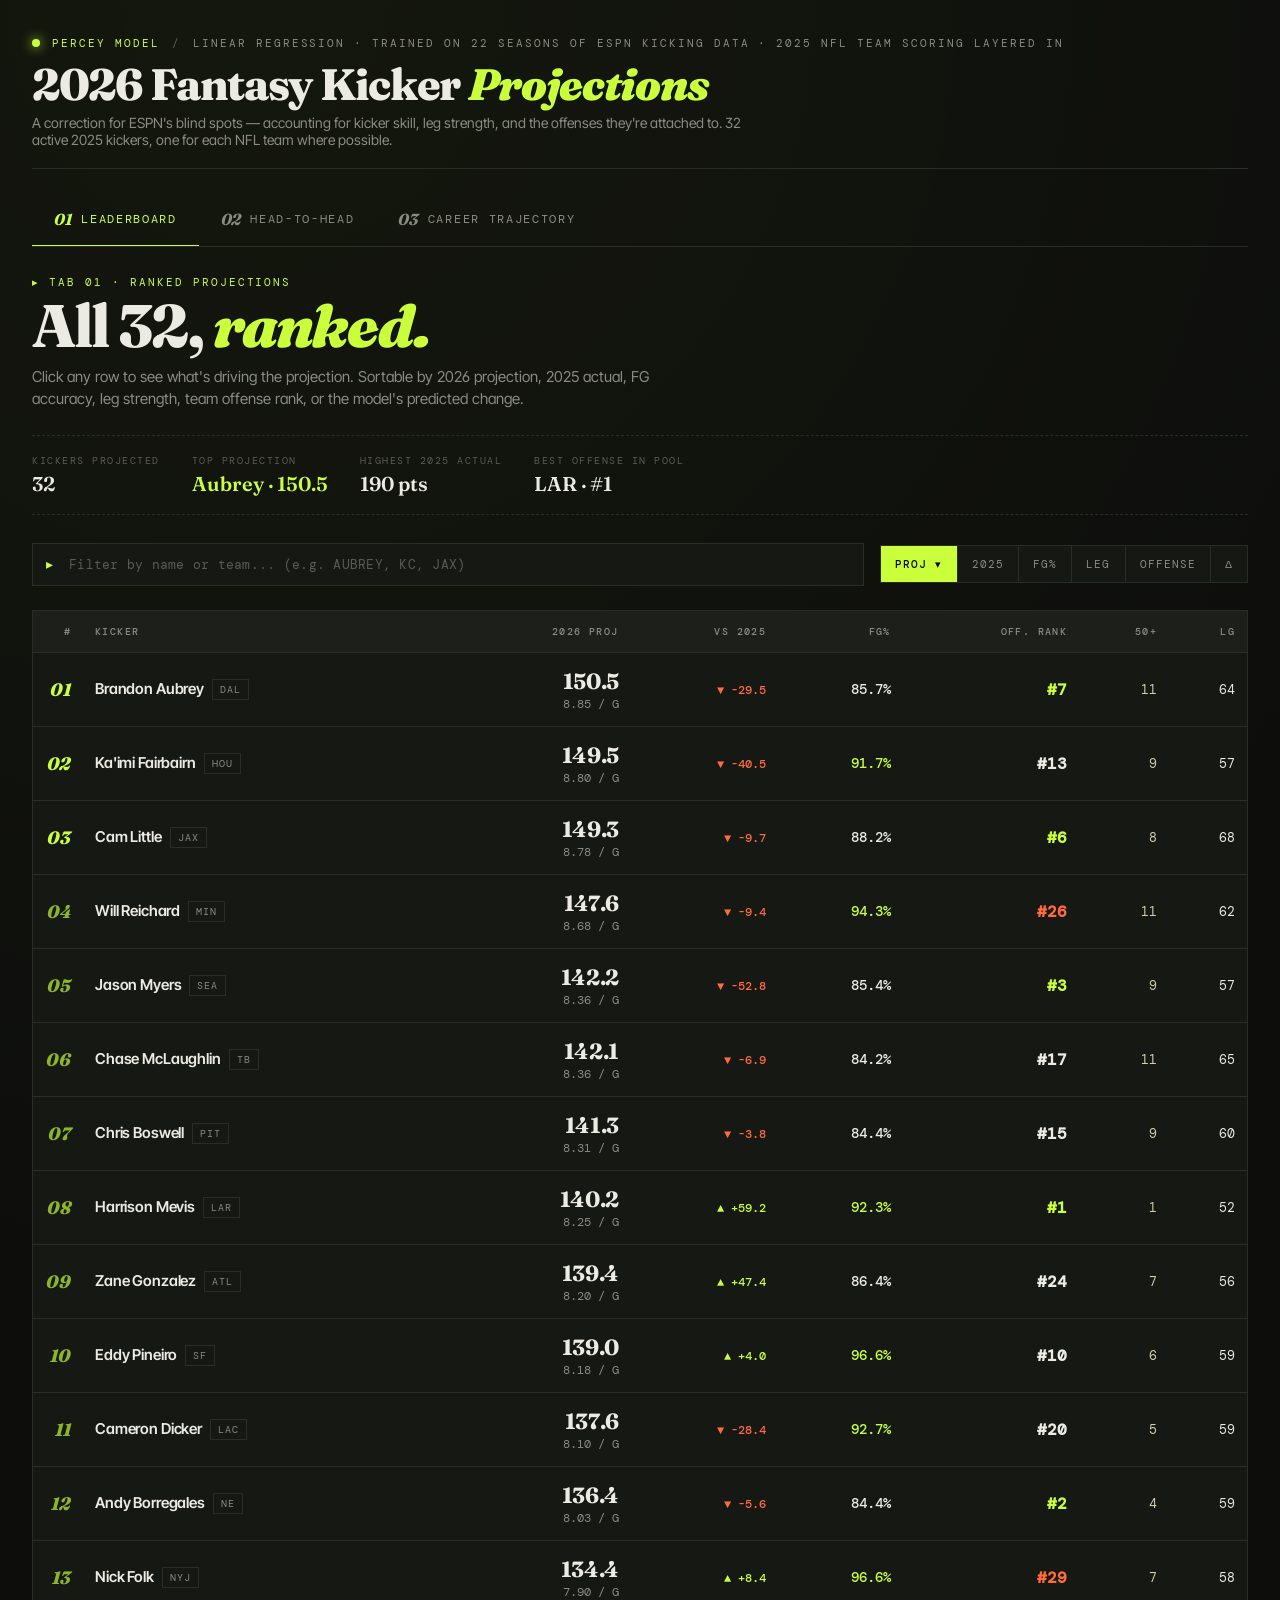
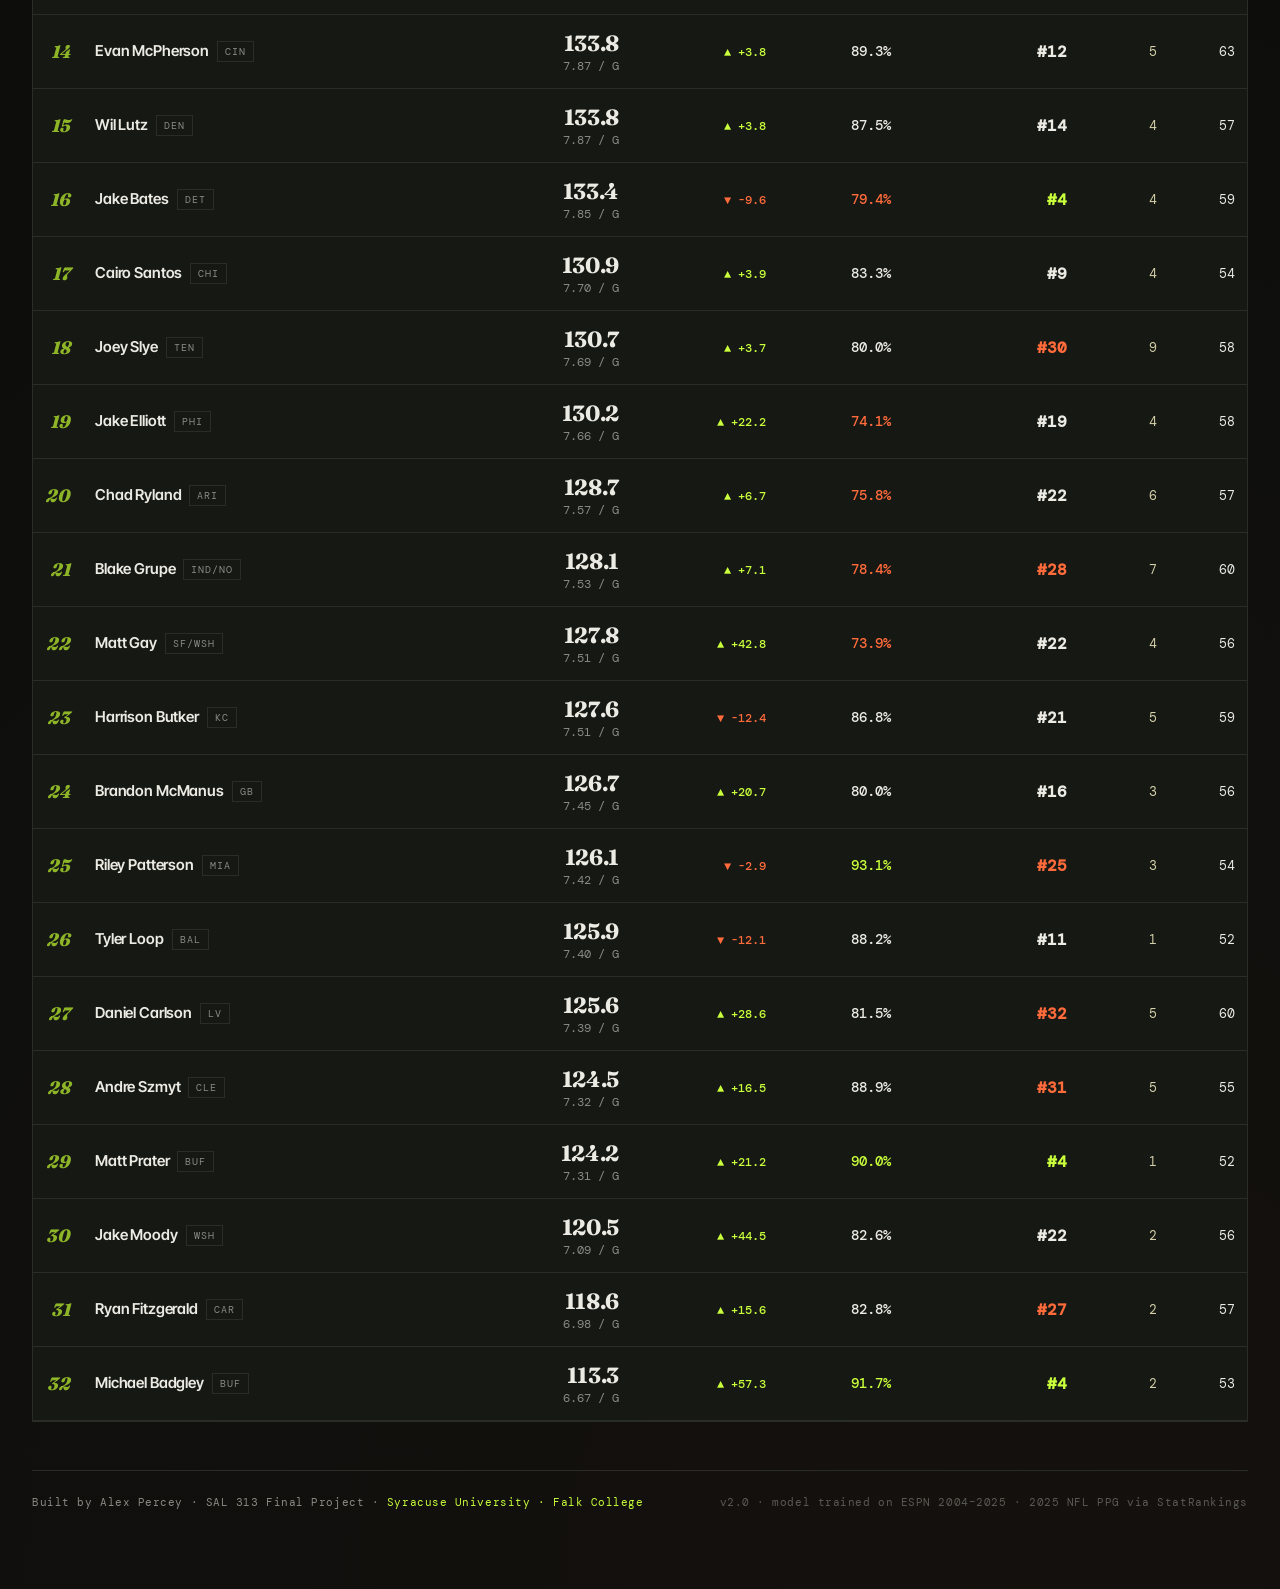
<file: percey_kicker_app.html>
<!DOCTYPE html>
<html lang="en">
<head>
<meta charset="UTF-8">
<meta name="viewport" content="width=device-width, initial-scale=1.0">
<title>Percey Kicker Model — 2026 Projections</title>
<link rel="preconnect" href="https://fonts.googleapis.com">
<link rel="preconnect" href="https://fonts.gstatic.com" crossorigin>
<link href="https://fonts.googleapis.com/css2?family=DM+Mono:wght@400;500&family=Fraunces:opsz,wght@9..144,400;9..144,600;9..144,800;9..144,900&family=Inter+Tight:wght@400;500;600;700&display=swap" rel="stylesheet">
<style>
:root {
  --bg: #0d0e0c;
  --panel: #161814;
  --panel-2: #1d1f1b;
  --line: #2a2d27;
  --text: #ebeae3;
  --text-dim: #8a8b83;
  --text-faint: #5a5b54;
  --good: #c9ff3b;
  --good-dim: #8eb528;
  --bad: #ff6b3b;
  --neutral: #d4cfa8;
  --p1: #c9ff3b;
  --p2: #ff8a3b;
  --proj: #ff8a3b;
  --chalk: #e9e6d4;
}

* { box-sizing: border-box; margin: 0; padding: 0; }

html, body {
  background: var(--bg);
  color: var(--text);
  font-family: 'Inter Tight', sans-serif;
  font-feature-settings: "ss01", "cv11";
  min-height: 100vh;
  -webkit-font-smoothing: antialiased;
}

body {
  background-image:
    radial-gradient(circle at 20% 0%, rgba(201, 255, 59, 0.04) 0%, transparent 40%),
    radial-gradient(circle at 80% 100%, rgba(255, 107, 59, 0.03) 0%, transparent 50%);
}

table, .num, .stat-val { font-variant-numeric: tabular-nums; }

.wrap {
  max-width: 1320px;
  margin: 0 auto;
  padding: 36px 32px 80px;
}

/* === GLOBAL HEADER === */
.global-header {
  border-bottom: 1px solid var(--line);
  padding-bottom: 20px;
  margin-bottom: 24px;
}

.global-eyebrow {
  font-family: 'DM Mono', monospace;
  font-size: 11px;
  letter-spacing: 0.18em;
  color: var(--good);
  text-transform: uppercase;
  display: flex;
  align-items: center;
  gap: 12px;
  margin-bottom: 14px;
}
.global-eyebrow::before {
  content: ""; width: 8px; height: 8px;
  background: var(--good); border-radius: 50%;
  box-shadow: 0 0 12px var(--good);
}
.global-eyebrow .sep { color: var(--text-faint); }
.global-eyebrow .meta { color: var(--text-dim); }

.global-title {
  font-family: 'Fraunces', serif;
  font-weight: 800;
  font-size: clamp(28px, 4vw, 44px);
  line-height: 0.95;
  letter-spacing: -0.03em;
}
.global-title .accent {
  color: var(--good);
  font-style: italic;
  font-weight: 900;
}

.global-sub {
  font-size: 14px;
  color: var(--text-dim);
  margin-top: 8px;
  max-width: 720px;
}

/* === TABS === */
.tab-bar {
  display: flex;
  gap: 0;
  border-bottom: 1px solid var(--line);
  margin-bottom: 28px;
  overflow-x: auto;
  -webkit-overflow-scrolling: touch;
}

.tab {
  background: transparent;
  border: none;
  border-bottom: 2px solid transparent;
  color: var(--text-dim);
  padding: 16px 22px;
  font-family: 'DM Mono', monospace;
  font-size: 12px;
  letter-spacing: 0.14em;
  text-transform: uppercase;
  cursor: pointer;
  white-space: nowrap;
  transition: all 0.15s;
  margin-bottom: -1px;
  display: flex;
  align-items: center;
  gap: 10px;
}
.tab:hover { color: var(--text); }
.tab.active {
  color: var(--good);
  border-bottom-color: var(--good);
}
.tab-num {
  font-family: 'Fraunces', serif;
  font-style: italic;
  font-weight: 700;
  font-size: 16px;
  letter-spacing: -0.02em;
}

.tab-panel { display: none; }
.tab-panel.active { display: block; }

/* === SHARED EYEBROW/HEADER === */
.section-eyebrow {
  font-family: 'DM Mono', monospace;
  font-size: 11px;
  letter-spacing: 0.18em;
  color: var(--good);
  text-transform: uppercase;
  margin-bottom: 8px;
}

h1.panel-title {
  font-family: 'Fraunces', serif;
  font-weight: 800;
  font-size: clamp(34px, 5vw, 60px);
  line-height: 0.95;
  letter-spacing: -0.03em;
  margin-bottom: 12px;
}
h1.panel-title .accent {
  color: var(--good);
  font-style: italic;
  font-weight: 900;
}
h1.panel-title .v {
  display: inline-block;
  font-style: italic;
  font-weight: 900;
  color: var(--good);
  margin: 0 8px;
  transform: rotate(-4deg);
}

.panel-sub {
  font-size: 15px;
  color: var(--text-dim);
  max-width: 620px;
  line-height: 1.5;
  margin-bottom: 24px;
}

/* ============================================ */
/* === TAB 1: LEADERBOARD === */
/* ============================================ */

.ribbon {
  display: flex;
  gap: 32px;
  margin: 22px 0 28px;
  padding: 18px 0;
  border-top: 1px dashed var(--line);
  border-bottom: 1px dashed var(--line);
  flex-wrap: wrap;
}
.ribbon-item { display: flex; flex-direction: column; }
.ribbon-label {
  font-family: 'DM Mono', monospace;
  font-size: 10px;
  letter-spacing: 0.15em;
  color: var(--text-faint);
  text-transform: uppercase;
  margin-bottom: 4px;
}
.ribbon-val {
  font-family: 'Fraunces', serif;
  font-size: 20px;
  font-weight: 600;
}
.ribbon-val.accent { color: var(--good); }

.controls {
  display: flex;
  gap: 16px;
  margin-bottom: 24px;
  flex-wrap: wrap;
  align-items: center;
}

.search-wrap {
  flex: 1;
  min-width: 240px;
  position: relative;
}
.search-wrap::before {
  content: "▸";
  position: absolute;
  left: 14px;
  top: 50%;
  transform: translateY(-50%);
  color: var(--good);
  font-family: 'DM Mono', monospace;
  font-size: 14px;
}
input.search {
  width: 100%;
  background: var(--panel);
  border: 1px solid var(--line);
  color: var(--text);
  padding: 12px 14px 12px 36px;
  font-family: 'DM Mono', monospace;
  font-size: 13px;
  letter-spacing: 0.02em;
  outline: none;
  transition: border-color 0.15s;
}
input.search:focus { border-color: var(--good); }
input.search::placeholder { color: var(--text-faint); }

.sort-group {
  display: flex;
  gap: 0;
  border: 1px solid var(--line);
  background: var(--panel);
}
.sort-btn {
  background: transparent;
  border: none;
  color: var(--text-dim);
  padding: 11px 14px;
  font-family: 'DM Mono', monospace;
  font-size: 11px;
  letter-spacing: 0.1em;
  text-transform: uppercase;
  cursor: pointer;
  border-right: 1px solid var(--line);
  transition: all 0.15s;
}
.sort-btn:last-child { border-right: none; }
.sort-btn:hover { color: var(--text); background: var(--panel-2); }
.sort-btn.active { color: var(--bg); background: var(--good); font-weight: 500; }

.table-wrap {
  background: var(--panel);
  border: 1px solid var(--line);
  overflow: hidden;
}

table {
  width: 100%;
  border-collapse: collapse;
  font-size: 14px;
}

thead {
  background: var(--panel-2);
  border-bottom: 1px solid var(--line);
}
th {
  text-align: left;
  padding: 14px 12px;
  font-family: 'DM Mono', monospace;
  font-size: 10px;
  letter-spacing: 0.14em;
  color: var(--text-dim);
  text-transform: uppercase;
  font-weight: 500;
  white-space: nowrap;
}
th.right, td.right { text-align: right; }

tbody tr {
  border-bottom: 1px solid var(--line);
  transition: background 0.1s;
  cursor: pointer;
}
tbody tr:last-child { border-bottom: none; }
tbody tr:hover { background: var(--panel-2); }
tbody tr.expanded { background: var(--panel-2); }

td { padding: 14px 12px; vertical-align: middle; }

.rank {
  font-family: 'Fraunces', serif;
  font-style: italic;
  font-weight: 800;
  font-size: 18px;
  color: var(--text-faint);
  width: 50px;
}
tbody tr:nth-child(odd) .rank { color: var(--good-dim); }
tbody tr.top-3 .rank { color: var(--good); }

.player-name {
  font-weight: 600;
  font-size: 15px;
  letter-spacing: -0.01em;
}
.team-tag {
  display: inline-block;
  font-family: 'DM Mono', monospace;
  font-size: 10px;
  letter-spacing: 0.1em;
  color: var(--text-dim);
  background: var(--panel);
  padding: 3px 7px;
  border: 1px solid var(--line);
  margin-left: 8px;
  vertical-align: 1px;
}

.proj {
  font-family: 'Fraunces', serif;
  font-weight: 700;
  font-size: 22px;
  letter-spacing: -0.02em;
}
.proj-pg {
  font-family: 'DM Mono', monospace;
  font-size: 12px;
  color: var(--text-dim);
  display: block;
  margin-top: 1px;
}

.delta {
  font-family: 'DM Mono', monospace;
  font-size: 12px;
  font-weight: 500;
  display: inline-flex;
  align-items: center;
  gap: 3px;
}
.delta.up { color: var(--good); }
.delta.down { color: var(--bad); }
.delta.flat { color: var(--text-dim); }

.stat-cell { font-family: 'DM Mono', monospace; font-size: 13px; }
.stat-val { color: var(--neutral); }

.fg-pct { font-family: 'DM Mono', monospace; font-weight: 500; }
.fg-pct.elite { color: var(--good); }
.fg-pct.poor { color: var(--bad); }

.off-rank {
  font-family: 'DM Mono', monospace;
  font-size: 13px;
  font-weight: 500;
  display: inline-flex;
  align-items: baseline;
  gap: 4px;
}
.off-rank .num-big { font-size: 16px; font-weight: 600; }
.off-rank.elite { color: var(--good); }
.off-rank.bot { color: var(--bad); }

.expand-row { display: none; }
.expand-row.show { display: table-row; }
.expand-row td { background: #11130f; padding: 0; border-bottom: 1px solid var(--line); }

.expand-content {
  padding: 28px 32px;
  display: grid;
  grid-template-columns: 1.2fr 1fr;
  gap: 36px;
}

.detail-block h4 {
  font-family: 'DM Mono', monospace;
  font-size: 10px;
  letter-spacing: 0.16em;
  color: var(--good);
  text-transform: uppercase;
  margin-bottom: 14px;
  padding-bottom: 8px;
  border-bottom: 1px dashed var(--line);
}

.bar-list { display: flex; flex-direction: column; gap: 10px; }
.bar-row {
  display: grid;
  grid-template-columns: 130px 1fr 60px;
  align-items: center;
  gap: 12px;
  font-size: 13px;
}
.bar-label {
  font-family: 'DM Mono', monospace;
  font-size: 11px;
  color: var(--text-dim);
  letter-spacing: 0.04em;
}
.bar-track {
  height: 6px;
  background: var(--panel);
  position: relative;
  overflow: hidden;
}
.bar-fill {
  height: 100%;
  background: var(--good);
  transform-origin: left;
  animation: bar-grow 0.5s cubic-bezier(.2,.8,.2,1) forwards;
  transform: scaleX(0);
}
.bar-fill.dim { background: var(--neutral); opacity: 0.5; }
@keyframes bar-grow { to { transform: scaleX(1); } }
.bar-val {
  font-family: 'DM Mono', monospace;
  font-size: 12px;
  text-align: right;
  color: var(--text);
}

.compare-grid {
  display: grid;
  grid-template-columns: 1fr 1fr;
  gap: 1px;
  background: var(--line);
}
.compare-cell {
  background: var(--panel);
  padding: 16px;
  text-align: center;
}
.compare-cell .label {
  font-family: 'DM Mono', monospace;
  font-size: 9px;
  letter-spacing: 0.16em;
  color: var(--text-faint);
  text-transform: uppercase;
  margin-bottom: 8px;
}
.compare-cell .num-big {
  font-family: 'Fraunces', serif;
  font-size: 36px;
  font-weight: 700;
  letter-spacing: -0.02em;
  line-height: 1;
}
.compare-cell .sub {
  font-family: 'DM Mono', monospace;
  font-size: 11px;
  color: var(--text-dim);
  margin-top: 6px;
}
.compare-cell.proj-cell .num-big { color: var(--good); }

/* ============================================ */
/* === TAB 2: COMPARE === */
/* ============================================ */

.selector-row {
  display: grid;
  grid-template-columns: 1fr auto 1fr;
  gap: 24px;
  align-items: center;
  margin-bottom: 32px;
}

.picker {
  background: var(--panel);
  border: 1px solid var(--line);
  border-top: 3px solid var(--p1);
  padding: 18px 22px;
}
.picker.right { border-top-color: var(--p2); }
.picker-label {
  font-family: 'DM Mono', monospace;
  font-size: 10px;
  letter-spacing: 0.16em;
  color: var(--text-faint);
  text-transform: uppercase;
  margin-bottom: 10px;
}
.picker.left .picker-label::before { content: "◆ "; color: var(--p1); }
.picker.right .picker-label::before { content: "◆ "; color: var(--p2); }

select {
  width: 100%;
  background: transparent;
  border: none;
  color: var(--text);
  font-family: 'Fraunces', serif;
  font-size: 26px;
  font-weight: 700;
  letter-spacing: -0.02em;
  outline: none;
  cursor: pointer;
  appearance: none;
  -webkit-appearance: none;
  background-image: url("data:image/svg+xml;utf8,<svg xmlns='http://www.w3.org/2000/svg' width='14' height='8' viewBox='0 0 14 8'><path d='M1 1l6 6 6-6' stroke='%23c9ff3b' stroke-width='1.5' fill='none'/></svg>");
  background-repeat: no-repeat;
  background-position: right 4px center;
  padding-right: 24px;
}
select option {
  background: var(--panel-2);
  font-family: 'Inter Tight', sans-serif;
  font-size: 14px;
  font-weight: 500;
}

.vs-badge {
  font-family: 'Fraunces', serif;
  font-style: italic;
  font-weight: 900;
  font-size: 50px;
  color: var(--text-faint);
  text-align: center;
  line-height: 1;
  user-select: none;
}

.verdict {
  background: linear-gradient(90deg, rgba(201, 255, 59, 0.06), rgba(255, 138, 59, 0.06));
  border: 1px solid var(--line);
  padding: 20px 28px;
  margin-bottom: 32px;
  display: flex;
  align-items: center;
  gap: 18px;
  flex-wrap: wrap;
}
.verdict-tag {
  font-family: 'DM Mono', monospace;
  font-size: 10px;
  letter-spacing: 0.16em;
  color: var(--good);
  text-transform: uppercase;
  border: 1px solid var(--good);
  padding: 5px 9px;
  white-space: nowrap;
}
.verdict-text {
  font-family: 'Fraunces', serif;
  font-size: 19px;
  line-height: 1.4;
  font-weight: 500;
  flex: 1;
  min-width: 280px;
}
.verdict-text strong { font-weight: 700; }
.verdict-text .left-name { color: var(--p1); }
.verdict-text .right-name { color: var(--p2); }

.proj-row {
  display: grid;
  grid-template-columns: 1fr 1fr;
  gap: 1px;
  background: var(--line);
  margin-bottom: 32px;
}
.proj-card {
  background: var(--panel);
  padding: 28px;
  display: flex;
  flex-direction: column;
  gap: 6px;
}
.proj-card .name {
  font-family: 'Fraunces', serif;
  font-size: 24px;
  font-weight: 700;
  letter-spacing: -0.02em;
}
.proj-card .team {
  font-family: 'DM Mono', monospace;
  font-size: 11px;
  letter-spacing: 0.14em;
  color: var(--text-dim);
  margin-bottom: 14px;
}
.proj-card .label {
  font-family: 'DM Mono', monospace;
  font-size: 10px;
  letter-spacing: 0.16em;
  color: var(--text-faint);
  text-transform: uppercase;
}
.proj-card .num-mega {
  font-family: 'Fraunces', serif;
  font-size: 76px;
  font-weight: 900;
  letter-spacing: -0.04em;
  line-height: 0.95;
  margin-top: 4px;
}
.proj-card.left .num-mega { color: var(--p1); }
.proj-card.right .num-mega { color: var(--p2); }
.proj-card .sub-num {
  font-family: 'DM Mono', monospace;
  font-size: 13px;
  color: var(--text-dim);
  margin-top: 6px;
}
.proj-card .actual-2025 {
  margin-top: 20px;
  padding-top: 16px;
  border-top: 1px dashed var(--line);
  display: flex;
  justify-content: space-between;
  align-items: baseline;
}
.proj-card .actual-2025 .actual-label {
  font-family: 'DM Mono', monospace;
  font-size: 10px;
  letter-spacing: 0.14em;
  color: var(--text-faint);
  text-transform: uppercase;
}
.proj-card .actual-2025 .actual-num {
  font-family: 'Fraunces', serif;
  font-size: 22px;
  font-weight: 600;
  color: var(--neutral);
}

.radar-section {
  background: var(--panel);
  border: 1px solid var(--line);
  padding: 28px 32px;
  margin-bottom: 32px;
}

.section-title {
  font-family: 'DM Mono', monospace;
  font-size: 11px;
  letter-spacing: 0.18em;
  color: var(--good);
  text-transform: uppercase;
  margin-bottom: 4px;
}
.section-sub {
  font-family: 'Fraunces', serif;
  font-size: 22px;
  font-weight: 600;
  letter-spacing: -0.01em;
  margin-bottom: 24px;
  color: var(--text);
}

.radar-wrap {
  display: grid;
  grid-template-columns: 1fr 1fr;
  gap: 32px;
  align-items: center;
}
.radar-svg-wrap {
  position: relative;
  display: flex;
  justify-content: center;
}
.radar-legend {
  display: flex;
  flex-direction: column;
  gap: 12px;
}
.legend-item {
  display: flex;
  align-items: flex-start;
  gap: 12px;
  font-size: 13px;
  line-height: 1.4;
  color: var(--text-dim);
}
.legend-item strong { color: var(--text); }
.legend-item code {
  font-family: 'DM Mono', monospace;
  font-size: 10px;
  letter-spacing: 0.1em;
  color: var(--text-faint);
  text-transform: uppercase;
  display: block;
  margin-top: 2px;
}
.legend-swatch {
  width: 14px; height: 14px;
  flex-shrink: 0;
  margin-top: 4px;
}
.legend-swatch.p1 { background: var(--p1); }
.legend-swatch.p2 { background: var(--p2); }

.stat-table {
  background: var(--panel);
  border: 1px solid var(--line);
}
.stat-row {
  display: grid;
  grid-template-columns: 1fr 90px 1fr;
  align-items: center;
  border-bottom: 1px solid var(--line);
}
.stat-row:last-child { border-bottom: none; }
.stat-label-cell {
  text-align: center;
  padding: 14px 8px;
  font-family: 'DM Mono', monospace;
  font-size: 10px;
  letter-spacing: 0.12em;
  color: var(--text-dim);
  text-transform: uppercase;
  border-left: 1px solid var(--line);
  border-right: 1px solid var(--line);
}
.stat-side {
  padding: 14px 22px;
  display: flex;
  align-items: center;
  gap: 14px;
  font-family: 'DM Mono', monospace;
}
.stat-side.left { justify-content: flex-end; }
.stat-side.right { justify-content: flex-start; }
.stat-num {
  font-family: 'Fraunces', serif;
  font-size: 22px;
  font-weight: 700;
  letter-spacing: -0.02em;
  min-width: 60px;
}
.stat-side.left .stat-num { text-align: right; }
.stat-side.right .stat-num { text-align: left; }
.stat-bar {
  height: 8px;
  background: var(--panel-2);
  position: relative;
  flex: 1;
  max-width: 220px;
}
.stat-bar-fill {
  height: 100%;
  position: absolute;
  top: 0;
  transition: width 0.5s cubic-bezier(.2,.8,.2,1);
}
.stat-side.left .stat-bar-fill { right: 0; background: var(--p1); }
.stat-side.right .stat-bar-fill { left: 0; background: var(--p2); }
.stat-side.winner .stat-num { color: var(--text); }
.stat-side:not(.winner) .stat-num { color: var(--text-faint); }
.stat-side.left.winner .stat-num { color: var(--p1); }
.stat-side.right.winner .stat-num { color: var(--p2); }

/* ============================================ */
/* === TAB 3: CAREER === */
/* ============================================ */

.career-main {
  display: grid;
  grid-template-columns: 280px 1fr;
  gap: 28px;
}

.sidebar {
  background: var(--panel);
  border: 1px solid var(--line);
  height: fit-content;
}

.sidebar-header {
  padding: 16px 20px;
  border-bottom: 1px solid var(--line);
  display: flex;
  justify-content: space-between;
  align-items: center;
}
.sidebar-header h3 {
  font-family: 'DM Mono', monospace;
  font-size: 11px;
  letter-spacing: 0.16em;
  color: var(--good);
  text-transform: uppercase;
  font-weight: 500;
}
.sidebar-count {
  font-family: 'DM Mono', monospace;
  font-size: 10px;
  color: var(--text-faint);
  letter-spacing: 0.1em;
}

.kicker-list {
  max-height: 600px;
  overflow-y: auto;
}
.kicker-list::-webkit-scrollbar { width: 6px; }
.kicker-list::-webkit-scrollbar-track { background: var(--panel); }
.kicker-list::-webkit-scrollbar-thumb { background: var(--line); }

.kicker-item {
  padding: 11px 20px;
  border-bottom: 1px solid var(--line);
  cursor: pointer;
  display: flex;
  justify-content: space-between;
  align-items: baseline;
  gap: 8px;
  transition: background 0.1s;
}
.kicker-item:hover { background: var(--panel-2); }
.kicker-item.active {
  background: var(--panel-2);
  border-left: 3px solid var(--good);
  padding-left: 17px;
}
.kicker-item.active .kicker-name { color: var(--good); }
.kicker-name {
  font-size: 13px;
  font-weight: 500;
  letter-spacing: -0.01em;
}
.kicker-seasons {
  font-family: 'DM Mono', monospace;
  font-size: 10px;
  color: var(--text-faint);
  letter-spacing: 0.05em;
  white-space: nowrap;
}

.profile-header {
  background: var(--panel);
  border: 1px solid var(--line);
  border-top: 3px solid var(--good);
  padding: 28px;
  margin-bottom: 22px;
  display: grid;
  grid-template-columns: 1fr auto;
  gap: 28px;
  align-items: end;
}
.profile-meta {
  font-family: 'DM Mono', monospace;
  font-size: 10px;
  letter-spacing: 0.16em;
  color: var(--text-faint);
  text-transform: uppercase;
  margin-bottom: 8px;
}
.profile-name {
  font-family: 'Fraunces', serif;
  font-weight: 800;
  font-size: 48px;
  line-height: 0.95;
  letter-spacing: -0.03em;
}
.profile-tagline {
  font-size: 14px;
  color: var(--text-dim);
  margin-top: 12px;
  line-height: 1.5;
}
.profile-tagline strong { color: var(--text); font-weight: 600; }

.profile-stats {
  display: flex;
  gap: 28px;
}
.profile-stat {
  display: flex;
  flex-direction: column;
  align-items: flex-end;
}
.profile-stat-label {
  font-family: 'DM Mono', monospace;
  font-size: 9px;
  letter-spacing: 0.16em;
  color: var(--text-faint);
  text-transform: uppercase;
  margin-bottom: 4px;
}
.profile-stat-val {
  font-family: 'Fraunces', serif;
  font-size: 28px;
  font-weight: 700;
  letter-spacing: -0.02em;
}
.profile-stat-val.proj { color: var(--proj); }

.chart-card {
  background: var(--panel);
  border: 1px solid var(--line);
  padding: 24px 28px 28px;
  margin-bottom: 22px;
}
.chart-title-row {
  display: flex;
  justify-content: space-between;
  align-items: center;
  margin-bottom: 4px;
  flex-wrap: wrap;
  gap: 16px;
}
.chart-sub {
  font-family: 'Fraunces', serif;
  font-size: 22px;
  font-weight: 600;
  letter-spacing: -0.01em;
  margin-bottom: 22px;
}
.metric-toggle {
  display: flex;
  gap: 0;
  border: 1px solid var(--line);
}
.metric-btn {
  background: transparent;
  border: none;
  border-right: 1px solid var(--line);
  color: var(--text-dim);
  padding: 7px 12px;
  font-family: 'DM Mono', monospace;
  font-size: 10px;
  letter-spacing: 0.12em;
  text-transform: uppercase;
  cursor: pointer;
}
.metric-btn:last-child { border-right: none; }
.metric-btn:hover { color: var(--text); }
.metric-btn.active { background: var(--good); color: var(--bg); font-weight: 500; }

.chart-legend {
  display: flex;
  gap: 22px;
  font-family: 'DM Mono', monospace;
  font-size: 11px;
  color: var(--text-dim);
  letter-spacing: 0.05em;
  margin-top: 14px;
  flex-wrap: wrap;
}
.legend-dot {
  display: inline-block;
  width: 10px; height: 10px;
  margin-right: 8px;
  vertical-align: -1px;
}
.legend-dot.actual { background: var(--good); }
.legend-dot.proj { background: transparent; border: 1px dashed var(--proj); }
.legend-dot.avg { width: 14px; height: 1px; background: var(--text-faint); border: none; vertical-align: middle; }

.season-table-card {
  background: var(--panel);
  border: 1px solid var(--line);
  overflow: hidden;
}
.season-table-card .section-title { padding: 18px 28px 0; }
.season-table-card .chart-sub { padding: 4px 28px 18px; font-size: 18px; }

table.seasons { width: 100%; border-collapse: collapse; font-size: 13px; }
table.seasons thead {
  background: var(--panel-2);
  border-top: 1px solid var(--line);
  border-bottom: 1px solid var(--line);
}
table.seasons th {
  text-align: right;
  padding: 12px;
  font-family: 'DM Mono', monospace;
  font-size: 10px;
  letter-spacing: 0.14em;
  color: var(--text-dim);
  text-transform: uppercase;
  font-weight: 500;
}
table.seasons th:first-child { text-align: left; padding-left: 28px; }
table.seasons th:last-child { padding-right: 28px; }
table.seasons td {
  text-align: right;
  padding: 12px;
  border-bottom: 1px solid var(--line);
  font-family: 'DM Mono', monospace;
}
table.seasons td:first-child { text-align: left; padding-left: 28px; }
table.seasons td:last-child { padding-right: 28px; }
table.seasons tr:last-child td { border-bottom: none; }
table.seasons tr.proj-row td {
  background: linear-gradient(90deg, rgba(255, 138, 59, 0.08), transparent);
  border-bottom: none;
}
table.seasons tr.proj-row td:first-child { color: var(--proj); font-weight: 600; }

.season-yr {
  font-family: 'Fraunces', serif !important;
  font-weight: 700;
  font-size: 16px;
  color: var(--text);
}

.empty-state {
  text-align: center;
  padding: 80px 32px;
  color: var(--text-faint);
  font-family: 'DM Mono', monospace;
  font-size: 13px;
  letter-spacing: 0.1em;
}

footer {
  margin-top: 48px;
  padding-top: 24px;
  border-top: 1px solid var(--line);
  display: flex;
  justify-content: space-between;
  font-family: 'DM Mono', monospace;
  font-size: 11px;
  color: var(--text-faint);
  letter-spacing: 0.05em;
  flex-wrap: wrap;
  gap: 16px;
}
footer .signature { color: var(--text-dim); }
footer .signature em { color: var(--good); font-style: normal; }

@media (max-width: 900px) {
  .wrap { padding: 24px 16px 60px; }
  .ribbon { gap: 18px; }
  .selector-row { grid-template-columns: 1fr; gap: 12px; }
  .vs-badge { font-size: 32px; }
  .proj-row { grid-template-columns: 1fr; }
  .proj-card .num-mega { font-size: 56px; }
  .radar-wrap { grid-template-columns: 1fr; }
  .stat-row { grid-template-columns: 1fr 80px 1fr; }
  .stat-side { padding: 12px; }
  .stat-num { font-size: 18px; min-width: 44px; }
  .career-main { grid-template-columns: 1fr; }
  .sidebar { position: static; }
  .kicker-list { max-height: 280px; }
  .profile-header { grid-template-columns: 1fr; gap: 16px; padding: 22px; }
  .profile-name { font-size: 32px; }
  .profile-stats { gap: 16px; }
  .profile-stat-val { font-size: 22px; }
  th.hide-mobile, td.hide-mobile { display: none; }
  .expand-content { grid-template-columns: 1fr; gap: 24px; padding: 20px; }
  table.seasons th, table.seasons td { padding: 8px 6px; font-size: 11px; }
  table.seasons th:first-child, table.seasons td:first-child { padding-left: 14px; }
  table.seasons th:last-child, table.seasons td:last-child { padding-right: 14px; }
}
</style>
</head>
<body>
<div class="wrap">
  <div class="global-header">
    <div class="global-eyebrow">
      <span>PERCEY MODEL</span>
      <span class="sep">/</span>
      <span class="meta">Linear regression · trained on 22 seasons of ESPN kicking data · 2025 NFL team scoring layered in</span>
    </div>
    <h2 class="global-title">2026 Fantasy Kicker <span class="accent">Projections</span></h2>
    <p class="global-sub">A correction for ESPN's blind spots — accounting for kicker skill, leg strength, and the offenses they're attached to. 32 active 2025 kickers, one for each NFL team where possible.</p>
  </div>

  <div class="tab-bar">
    <button class="tab active" data-tab="leaderboard"><span class="tab-num">01</span><span>Leaderboard</span></button>
    <button class="tab" data-tab="compare"><span class="tab-num">02</span><span>Head-to-head</span></button>
    <button class="tab" data-tab="career"><span class="tab-num">03</span><span>Career trajectory</span></button>
  </div>

  <!-- =========== TAB 1: LEADERBOARD =========== -->
  <div class="tab-panel active" id="tab-leaderboard">
    <div class="section-eyebrow">▸ Tab 01 · Ranked projections</div>
    <h1 class="panel-title">All 32, <span class="accent">ranked.</span></h1>
    <p class="panel-sub">Click any row to see what's driving the projection. Sortable by 2026 projection, 2025 actual, FG accuracy, leg strength, team offense rank, or the model's predicted change.</p>

    <div class="ribbon">
      <div class="ribbon-item">
        <span class="ribbon-label">Kickers projected</span>
        <span class="ribbon-val" id="r-count">—</span>
      </div>
      <div class="ribbon-item">
        <span class="ribbon-label">Top projection</span>
        <span class="ribbon-val accent" id="r-top">—</span>
      </div>
      <div class="ribbon-item">
        <span class="ribbon-label">Highest 2025 actual</span>
        <span class="ribbon-val" id="r-actual">—</span>
      </div>
      <div class="ribbon-item">
        <span class="ribbon-label">Best offense in pool</span>
        <span class="ribbon-val" id="r-offense">—</span>
      </div>
    </div>

    <div class="controls">
      <div class="search-wrap">
        <input type="text" class="search" id="search" placeholder="Filter by name or team... (e.g. AUBREY, KC, JAX)">
      </div>
      <div class="sort-group">
        <button class="sort-btn active" data-sort="proj_FPTS_2026">Proj ▾</button>
        <button class="sort-btn" data-sort="FPTS">2025</button>
        <button class="sort-btn" data-sort="FG_PCT">FG%</button>
        <button class="sort-btn" data-sort="LG">Leg</button>
        <button class="sort-btn" data-sort="off_rank_inv">Offense</button>
        <button class="sort-btn" data-sort="delta">Δ</button>
      </div>
    </div>

    <div class="table-wrap">
      <table>
        <thead>
          <tr>
            <th class="right">#</th>
            <th>Kicker</th>
            <th class="right">2026 PROJ</th>
            <th class="right hide-mobile">vs 2025</th>
            <th class="right hide-mobile">FG%</th>
            <th class="right hide-mobile">Off. rank</th>
            <th class="right hide-mobile">50+</th>
            <th class="right hide-mobile">LG</th>
          </tr>
        </thead>
        <tbody id="tbody"></tbody>
      </table>
    </div>
  </div>

  <!-- =========== TAB 2: COMPARE =========== -->
  <div class="tab-panel" id="tab-compare">
    <div class="section-eyebrow">▸ Tab 02 · Two kickers, one verdict</div>
    <h1 class="panel-title">Pick<span class="v">vs</span>compare.</h1>
    <p class="panel-sub">Two kickers, one regression model, one verdict. Defaults to the top two projections — change either dropdown to see anyone in the pool.</p>

    <div class="selector-row">
      <div class="picker left">
        <div class="picker-label">Kicker A</div>
        <select id="left-select"></select>
      </div>
      <div class="vs-badge">vs</div>
      <div class="picker right">
        <div class="picker-label">Kicker B</div>
        <select id="right-select"></select>
      </div>
    </div>

    <div class="verdict">
      <span class="verdict-tag">▸ Model Verdict</span>
      <div class="verdict-text" id="verdict-text"></div>
    </div>

    <div class="proj-row">
      <div class="proj-card left">
        <div class="name" id="l-name">—</div>
        <div class="team" id="l-team">—</div>
        <span class="label">2026 PROJECTED FANTASY POINTS</span>
        <div class="num-mega" id="l-proj">—</div>
        <div class="sub-num" id="l-proj-pg">—</div>
        <div class="actual-2025">
          <span class="actual-label">2025 actual</span>
          <span class="actual-num" id="l-actual">—</span>
        </div>
      </div>
      <div class="proj-card right">
        <div class="name" id="r-name">—</div>
        <div class="team" id="r-team">—</div>
        <span class="label">2026 PROJECTED FANTASY POINTS</span>
        <div class="num-mega" id="r-proj">—</div>
        <div class="sub-num" id="r-proj-pg">—</div>
        <div class="actual-2025">
          <span class="actual-label">2025 actual</span>
          <span class="actual-num" id="r-actual">—</span>
        </div>
      </div>
    </div>

    <div class="radar-section">
      <div class="section-title">▸ Skill Profile</div>
      <h2 class="section-sub">Five dimensions, normalized across the 2025 kicker pool</h2>
      <div class="radar-wrap">
        <div class="radar-svg-wrap">
          <svg id="radar" viewBox="0 0 360 360" width="360" height="360"></svg>
        </div>
        <div class="radar-legend" id="radar-legend"></div>
      </div>
    </div>

    <div>
      <div class="section-title" style="margin-bottom:12px;">▸ Stat-by-stat</div>
      <h2 class="section-sub" style="margin-bottom:16px;">2025 production, head to head</h2>
      <div class="stat-table" id="stat-table"></div>
    </div>
  </div>

  <!-- =========== TAB 3: CAREER =========== -->
  <div class="tab-panel" id="tab-career">
    <div class="section-eyebrow">▸ Tab 03 · Career timelines</div>
    <h1 class="panel-title">Every active kicker, <span class="accent">charted.</span></h1>
    <p class="panel-sub">Full career view of the 32 active kickers in the pool, with 2026 projections appended as forecast points. Switch between PTS/G, total fantasy points, and FG accuracy.</p>

    <div class="career-main">
      <aside class="sidebar">
        <div class="sidebar-header">
          <h3>▸ Active Pool</h3>
          <span class="sidebar-count" id="roster-count">—</span>
        </div>
        <input type="text" class="search-input" id="roster-search" placeholder="search kickers..." style="width:100%;background:var(--panel-2);border:none;border-bottom:1px solid var(--line);color:var(--text);padding:12px 20px;font-family:'DM Mono',monospace;font-size:12px;letter-spacing:0.04em;outline:none;">
        <div class="kicker-list" id="kicker-list"></div>
      </aside>

      <main id="career-panel">
        <div class="empty-state">— SELECT A KICKER FROM THE POOL —</div>
      </main>
    </div>
  </div>

  <footer>
    <span class="signature">Built by Alex Percey · SAL 313 Final Project · <em>Syracuse University · Falk College</em></span>
    <span>v2.0 · model trained on ESPN 2004–2025 · 2025 NFL PPG via StatRankings</span>
  </footer>
</div>

<script>
const PROJECTIONS_2026 = [{"Player":"Brandon Aubrey","Team":"DAL","PrimaryTeam":"DAL","GP":17,"FGM":36,"FGA":42,"FG_PCT":85.7,"LG":64,"XPM":47,"FG_50_plus_M":11,"FPTS":180,"FPTS_per_game":10.59,"off_ppg":27.7,"off_rank":7,"proj_FPTS_pg_2026":8.85,"proj_FPTS_2026":150.49},{"Player":"Ka'imi Fairbairn","Team":"HOU","PrimaryTeam":"HOU","GP":15,"FGM":44,"FGA":48,"FG_PCT":91.7,"LG":57,"XPM":28,"FG_50_plus_M":9,"FPTS":190,"FPTS_per_game":12.67,"off_ppg":23.8,"off_rank":13,"proj_FPTS_pg_2026":8.8,"proj_FPTS_2026":149.52},{"Player":"Cam Little","Team":"JAX","PrimaryTeam":"JAX","GP":17,"FGM":30,"FGA":34,"FG_PCT":88.2,"LG":68,"XPM":50,"FG_50_plus_M":8,"FPTS":159,"FPTS_per_game":9.35,"off_ppg":27.9,"off_rank":6,"proj_FPTS_pg_2026":8.78,"proj_FPTS_2026":149.31},{"Player":"Will Reichard","Team":"MIN","PrimaryTeam":"MIN","GP":17,"FGM":33,"FGA":35,"FG_PCT":94.3,"LG":62,"XPM":31,"FG_50_plus_M":11,"FPTS":157,"FPTS_per_game":9.24,"off_ppg":20.2,"off_rank":26,"proj_FPTS_pg_2026":8.68,"proj_FPTS_2026":147.62},{"Player":"Jason Myers","Team":"SEA","PrimaryTeam":"SEA","GP":17,"FGM":41,"FGA":48,"FG_PCT":85.4,"LG":57,"XPM":48,"FG_50_plus_M":9,"FPTS":195,"FPTS_per_game":11.47,"off_ppg":28.4,"off_rank":3,"proj_FPTS_pg_2026":8.36,"proj_FPTS_2026":142.19},{"Player":"Chase McLaughlin","Team":"TB","PrimaryTeam":"TB","GP":17,"FGM":32,"FGA":38,"FG_PCT":84.2,"LG":65,"XPM":32,"FG_50_plus_M":11,"FPTS":149,"FPTS_per_game":8.76,"off_ppg":22.4,"off_rank":17,"proj_FPTS_pg_2026":8.36,"proj_FPTS_2026":142.11},{"Player":"Chris Boswell","Team":"PIT","PrimaryTeam":"PIT","GP":17,"FGM":27,"FGA":32,"FG_PCT":84.4,"LG":60,"XPM":42,"FG_50_plus_M":9,"FPTS":145,"FPTS_per_game":8.53,"off_ppg":23.4,"off_rank":15,"proj_FPTS_pg_2026":8.31,"proj_FPTS_2026":141.25},{"Player":"Harrison Mevis","Team":"LAR","PrimaryTeam":"LAR","GP":9,"FGM":12,"FGA":13,"FG_PCT":92.3,"LG":52,"XPM":39,"FG_50_plus_M":1,"FPTS":81,"FPTS_per_game":9.0,"off_ppg":30.5,"off_rank":1,"proj_FPTS_pg_2026":8.25,"proj_FPTS_2026":140.21},{"Player":"Zane Gonzalez","Team":"ATL","PrimaryTeam":"ATL","GP":9,"FGM":19,"FGA":22,"FG_PCT":86.4,"LG":56,"XPM":17,"FG_50_plus_M":7,"FPTS":92,"FPTS_per_game":10.22,"off_ppg":20.8,"off_rank":24,"proj_FPTS_pg_2026":8.2,"proj_FPTS_2026":139.42},{"Player":"Eddy Pineiro","Team":"SF","PrimaryTeam":"SF","GP":14,"FGM":28,"FGA":29,"FG_PCT":96.6,"LG":59,"XPM":34,"FG_50_plus_M":6,"FPTS":135,"FPTS_per_game":9.64,"off_ppg":25.7,"off_rank":10,"proj_FPTS_pg_2026":8.18,"proj_FPTS_2026":139.04},{"Player":"Cameron Dicker","Team":"LAC","PrimaryTeam":"LAC","GP":17,"FGM":38,"FGA":41,"FG_PCT":92.7,"LG":59,"XPM":34,"FG_50_plus_M":5,"FPTS":166,"FPTS_per_game":9.76,"off_ppg":21.6,"off_rank":20,"proj_FPTS_pg_2026":8.1,"proj_FPTS_2026":137.64},{"Player":"Andy Borregales","Team":"NE","PrimaryTeam":"NE","GP":17,"FGM":27,"FGA":32,"FG_PCT":84.4,"LG":59,"XPM":53,"FG_50_plus_M":4,"FPTS":142,"FPTS_per_game":8.35,"off_ppg":28.8,"off_rank":2,"proj_FPTS_pg_2026":8.03,"proj_FPTS_2026":136.44},{"Player":"Nick Folk","Team":"NYJ","PrimaryTeam":"NYJ","GP":16,"FGM":28,"FGA":29,"FG_PCT":96.6,"LG":58,"XPM":22,"FG_50_plus_M":7,"FPTS":126,"FPTS_per_game":7.88,"off_ppg":17.6,"off_rank":29,"proj_FPTS_pg_2026":7.9,"proj_FPTS_2026":134.38},{"Player":"Evan McPherson","Team":"CIN","PrimaryTeam":"CIN","GP":17,"FGM":25,"FGA":28,"FG_PCT":89.3,"LG":63,"XPM":41,"FG_50_plus_M":5,"FPTS":130,"FPTS_per_game":7.65,"off_ppg":24.4,"off_rank":12,"proj_FPTS_pg_2026":7.87,"proj_FPTS_2026":133.85},{"Player":"Wil Lutz","Team":"DEN","PrimaryTeam":"DEN","GP":17,"FGM":28,"FGA":32,"FG_PCT":87.5,"LG":57,"XPM":39,"FG_50_plus_M":4,"FPTS":130,"FPTS_per_game":7.65,"off_ppg":23.6,"off_rank":14,"proj_FPTS_pg_2026":7.87,"proj_FPTS_2026":133.75},{"Player":"Jake Bates","Team":"DET","PrimaryTeam":"DET","GP":17,"FGM":27,"FGA":34,"FG_PCT":79.4,"LG":59,"XPM":54,"FG_50_plus_M":4,"FPTS":143,"FPTS_per_game":8.41,"off_ppg":28.3,"off_rank":4,"proj_FPTS_pg_2026":7.85,"proj_FPTS_2026":133.37},{"Player":"Cairo Santos","Team":"CHI","PrimaryTeam":"CHI","GP":15,"FGM":25,"FGA":30,"FG_PCT":83.3,"LG":54,"XPM":39,"FG_50_plus_M":4,"FPTS":127,"FPTS_per_game":8.47,"off_ppg":25.9,"off_rank":9,"proj_FPTS_pg_2026":7.7,"proj_FPTS_2026":130.9},{"Player":"Joey Slye","Team":"TEN","PrimaryTeam":"TEN","GP":16,"FGM":28,"FGA":35,"FG_PCT":80.0,"LG":58,"XPM":26,"FG_50_plus_M":9,"FPTS":127,"FPTS_per_game":7.94,"off_ppg":16.7,"off_rank":30,"proj_FPTS_pg_2026":7.69,"proj_FPTS_2026":130.73},{"Player":"Jake Elliott","Team":"PHI","PrimaryTeam":"PHI","GP":17,"FGM":20,"FGA":27,"FG_PCT":74.1,"LG":58,"XPM":41,"FG_50_plus_M":4,"FPTS":108,"FPTS_per_game":6.35,"off_ppg":22.3,"off_rank":19,"proj_FPTS_pg_2026":7.66,"proj_FPTS_2026":130.23},{"Player":"Chad Ryland","Team":"ARI","PrimaryTeam":"ARI","GP":17,"FGM":25,"FGA":33,"FG_PCT":75.8,"LG":57,"XPM":36,"FG_50_plus_M":6,"FPTS":122,"FPTS_per_game":7.18,"off_ppg":20.9,"off_rank":22,"proj_FPTS_pg_2026":7.57,"proj_FPTS_2026":128.66},{"Player":"Blake Grupe","Team":"IND/NO","PrimaryTeam":"NO","GP":16,"FGM":29,"FGA":37,"FG_PCT":78.4,"LG":60,"XPM":25,"FG_50_plus_M":7,"FPTS":121,"FPTS_per_game":7.56,"off_ppg":18.0,"off_rank":28,"proj_FPTS_pg_2026":7.53,"proj_FPTS_2026":128.09},{"Player":"Matt Gay","Team":"SF/WSH","PrimaryTeam":"WSH","GP":12,"FGM":17,"FGA":23,"FG_PCT":73.9,"LG":56,"XPM":26,"FG_50_plus_M":4,"FPTS":85,"FPTS_per_game":7.08,"off_ppg":20.9,"off_rank":22,"proj_FPTS_pg_2026":7.51,"proj_FPTS_2026":127.75},{"Player":"Harrison Butker","Team":"KC","PrimaryTeam":"KC","GP":17,"FGM":33,"FGA":38,"FG_PCT":86.8,"LG":59,"XPM":31,"FG_50_plus_M":5,"FPTS":140,"FPTS_per_game":8.24,"off_ppg":21.3,"off_rank":21,"proj_FPTS_pg_2026":7.51,"proj_FPTS_2026":127.62},{"Player":"Brandon McManus","Team":"GB","PrimaryTeam":"GB","GP":14,"FGM":24,"FGA":30,"FG_PCT":80.0,"LG":56,"XPM":32,"FG_50_plus_M":3,"FPTS":106,"FPTS_per_game":7.57,"off_ppg":23.0,"off_rank":16,"proj_FPTS_pg_2026":7.45,"proj_FPTS_2026":126.73},{"Player":"Riley Patterson","Team":"MIA","PrimaryTeam":"MIA","GP":17,"FGM":27,"FGA":29,"FG_PCT":93.1,"LG":54,"XPM":34,"FG_50_plus_M":3,"FPTS":129,"FPTS_per_game":7.59,"off_ppg":20.4,"off_rank":25,"proj_FPTS_pg_2026":7.42,"proj_FPTS_2026":126.12},{"Player":"Tyler Loop","Team":"BAL","PrimaryTeam":"BAL","GP":17,"FGM":30,"FGA":34,"FG_PCT":88.2,"LG":52,"XPM":44,"FG_50_plus_M":1,"FPTS":138,"FPTS_per_game":8.12,"off_ppg":24.9,"off_rank":11,"proj_FPTS_pg_2026":7.4,"proj_FPTS_2026":125.86},{"Player":"Daniel Carlson","Team":"LV","PrimaryTeam":"LV","GP":17,"FGM":22,"FGA":27,"FG_PCT":81.5,"LG":60,"XPM":21,"FG_50_plus_M":5,"FPTS":97,"FPTS_per_game":5.71,"off_ppg":14.2,"off_rank":32,"proj_FPTS_pg_2026":7.39,"proj_FPTS_2026":125.6},{"Player":"Andre Szmyt","Team":"CLE","PrimaryTeam":"CLE","GP":17,"FGM":24,"FGA":27,"FG_PCT":88.9,"LG":55,"XPM":25,"FG_50_plus_M":5,"FPTS":108,"FPTS_per_game":6.35,"off_ppg":16.4,"off_rank":31,"proj_FPTS_pg_2026":7.32,"proj_FPTS_2026":124.46},{"Player":"Matt Prater","Team":"BUF","PrimaryTeam":"BUF","GP":15,"FGM":18,"FGA":20,"FG_PCT":90.0,"LG":52,"XPM":46,"FG_50_plus_M":1,"FPTS":103,"FPTS_per_game":6.87,"off_ppg":28.3,"off_rank":4,"proj_FPTS_pg_2026":7.31,"proj_FPTS_2026":124.22},{"Player":"Jake Moody","Team":"WSH","PrimaryTeam":"WSH","GP":9,"FGM":19,"FGA":23,"FG_PCT":82.6,"LG":56,"XPM":15,"FG_50_plus_M":2,"FPTS":76,"FPTS_per_game":8.44,"off_ppg":20.9,"off_rank":22,"proj_FPTS_pg_2026":7.09,"proj_FPTS_2026":120.51},{"Player":"Ryan Fitzgerald","Team":"CAR","PrimaryTeam":"CAR","GP":17,"FGM":24,"FGA":29,"FG_PCT":82.8,"LG":57,"XPM":27,"FG_50_plus_M":2,"FPTS":103,"FPTS_per_game":6.06,"off_ppg":18.3,"off_rank":27,"proj_FPTS_pg_2026":6.98,"proj_FPTS_2026":118.63},{"Player":"Michael Badgley","Team":"BUF","PrimaryTeam":"BUF","GP":9,"FGM":11,"FGA":12,"FG_PCT":91.7,"LG":53,"XPM":20,"FG_50_plus_M":2,"FPTS":56,"FPTS_per_game":6.22,"off_ppg":28.3,"off_rank":4,"proj_FPTS_pg_2026":6.67,"proj_FPTS_2026":113.34}];
</script>
<script>
const HISTORICAL = [{"Season":2004,"Player":"Adam Vinatieri","Team":"NE","GP":16,"FGM":31,"FGA":33,"FG_PCT":93.9,"LG":48,"XPM":48,"XPA":48,"FG_30_39_M":7,"FG_40_49_M":11,"FG_50_plus_M":0,"FPTS":150,"FPTS_per_game":9.38},{"Season":2004,"Player":"Matt Stover","Team":"BAL","GP":16,"FGM":29,"FGA":32,"FG_PCT":90.6,"LG":50,"XPM":30,"XPA":30,"FG_30_39_M":7,"FG_40_49_M":9,"FG_50_plus_M":2,"FPTS":127,"FPTS_per_game":7.94},{"Season":2004,"Player":"Jason Elam","Team":"DEN","GP":16,"FGM":29,"FGA":34,"FG_PCT":85.3,"LG":52,"XPM":42,"XPA":42,"FG_30_39_M":7,"FG_40_49_M":9,"FG_50_plus_M":3,"FPTS":139,"FPTS_per_game":8.69},{"Season":2004,"Player":"Jeff Reed","Team":"PIT","GP":16,"FGM":28,"FGA":33,"FG_PCT":84.8,"LG":51,"XPM":40,"XPA":40,"FG_30_39_M":12,"FG_40_49_M":5,"FG_50_plus_M":2,"FPTS":128,"FPTS_per_game":8.0},{"Season":2004,"Player":"David Akers","Team":"PHI","GP":16,"FGM":27,"FGA":32,"FG_PCT":84.4,"LG":51,"XPM":41,"XPA":42,"FG_30_39_M":6,"FG_40_49_M":15,"FG_50_plus_M":2,"FPTS":135,"FPTS_per_game":8.44},{"Season":2004,"Player":"Shayne Graham","Team":"CIN","GP":16,"FGM":27,"FGA":31,"FG_PCT":87.1,"LG":53,"XPM":41,"XPA":41,"FG_30_39_M":10,"FG_40_49_M":7,"FG_50_plus_M":3,"FPTS":131,"FPTS_per_game":8.19},{"Season":2004,"Player":"Sebastian Janikowski","Team":"OAK","GP":16,"FGM":25,"FGA":28,"FG_PCT":89.3,"LG":52,"XPM":31,"XPA":32,"FG_30_39_M":7,"FG_40_49_M":8,"FG_50_plus_M":2,"FPTS":114,"FPTS_per_game":7.12},{"Season":2004,"Player":"Jason Hanson","Team":"DET","GP":16,"FGM":24,"FGA":28,"FG_PCT":85.7,"LG":48,"XPM":28,"XPA":28,"FG_30_39_M":10,"FG_40_49_M":5,"FG_50_plus_M":0,"FPTS":101,"FPTS_per_game":6.31},{"Season":2004,"Player":"Doug Brien","Team":"NYJ","GP":16,"FGM":24,"FGA":29,"FG_PCT":82.8,"LG":53,"XPM":33,"XPA":34,"FG_30_39_M":4,"FG_40_49_M":10,"FG_50_plus_M":1,"FPTS":111,"FPTS_per_game":6.94},{"Season":2004,"Player":"Ryan Longwell","Team":"GB","GP":16,"FGM":24,"FGA":28,"FG_PCT":85.7,"LG":53,"XPM":48,"XPA":48,"FG_30_39_M":8,"FG_40_49_M":6,"FG_50_plus_M":2,"FPTS":126,"FPTS_per_game":7.88},{"Season":2004,"Player":"Phil Dawson","Team":"CLE","GP":16,"FGM":24,"FGA":29,"FG_PCT":82.8,"LG":50,"XPM":28,"XPA":28,"FG_30_39_M":6,"FG_40_49_M":6,"FG_50_plus_M":1,"FPTS":103,"FPTS_per_game":6.44},{"Season":2004,"Player":"Rian Lindell","Team":"BUF","GP":16,"FGM":24,"FGA":28,"FG_PCT":85.7,"LG":43,"XPM":45,"XPA":45,"FG_30_39_M":10,"FG_40_49_M":1,"FG_50_plus_M":0,"FPTS":114,"FPTS_per_game":7.12},{"Season":2004,"Player":"Josh Scobee","Team":"JAX","GP":16,"FGM":24,"FGA":31,"FG_PCT":77.4,"LG":53,"XPM":21,"XPA":21,"FG_30_39_M":8,"FG_40_49_M":5,"FG_50_plus_M":1,"FPTS":93,"FPTS_per_game":5.81},{"Season":2004,"Player":"Josh Brown","Team":"SEA","GP":16,"FGM":23,"FGA":25,"FG_PCT":92.0,"LG":54,"XPM":40,"XPA":40,"FG_30_39_M":8,"FG_40_49_M":6,"FG_50_plus_M":1,"FPTS":115,"FPTS_per_game":7.19},{"Season":2004,"Player":"John Carney","Team":"NO","GP":16,"FGM":22,"FGA":27,"FG_PCT":81.5,"LG":53,"XPM":38,"XPA":38,"FG_30_39_M":12,"FG_40_49_M":5,"FG_50_plus_M":2,"FPTS":108,"FPTS_per_game":6.75},{"Season":2004,"Player":"Steve Christie","Team":"NYG","GP":16,"FGM":22,"FGA":28,"FG_PCT":78.6,"LG":53,"XPM":33,"XPA":33,"FG_30_39_M":6,"FG_40_49_M":4,"FG_50_plus_M":3,"FPTS":103,"FPTS_per_game":6.44},{"Season":2004,"Player":"Neil Rackers","Team":"ARI","GP":16,"FGM":22,"FGA":29,"FG_PCT":75.9,"LG":55,"XPM":28,"XPA":28,"FG_30_39_M":5,"FG_40_49_M":6,"FG_50_plus_M":5,"FPTS":103,"FPTS_per_game":6.44},{"Season":2004,"Player":"Mike Vanderjagt","Team":"IND","GP":15,"FGM":20,"FGA":25,"FG_PCT":80.0,"LG":47,"XPM":59,"XPA":60,"FG_30_39_M":9,"FG_40_49_M":5,"FG_50_plus_M":0,"FPTS":118,"FPTS_per_game":7.87},{"Season":2004,"Player":"Billy Cundiff","Team":"DAL","GP":16,"FGM":20,"FGA":26,"FG_PCT":76.9,"LG":49,"XPM":31,"XPA":31,"FG_30_39_M":4,"FG_40_49_M":9,"FG_50_plus_M":0,"FPTS":94,"FPTS_per_game":5.88},{"Season":2004,"Player":"Nate Kaeding","Team":"SD","GP":16,"FGM":20,"FGA":25,"FG_PCT":80.0,"LG":53,"XPM":54,"XPA":55,"FG_30_39_M":2,"FG_40_49_M":5,"FG_50_plus_M":3,"FPTS":119,"FPTS_per_game":7.44},{"Season":2004,"Player":"John Kasay","Team":"CAR","GP":14,"FGM":19,"FGA":22,"FG_PCT":86.4,"LG":54,"XPM":27,"XPA":28,"FG_30_39_M":4,"FG_40_49_M":1,"FG_50_plus_M":3,"FPTS":87,"FPTS_per_game":6.21},{"Season":2004,"Player":"Jeff Wilkins","Team":"STL","GP":16,"FGM":19,"FGA":24,"FG_PCT":79.2,"LG":53,"XPM":32,"XPA":32,"FG_30_39_M":5,"FG_40_49_M":3,"FG_50_plus_M":4,"FPTS":95,"FPTS_per_game":5.94},{"Season":2004,"Player":"Morten Andersen","Team":"MIN","GP":16,"FGM":18,"FGA":22,"FG_PCT":81.8,"LG":48,"XPM":45,"XPA":45,"FG_30_39_M":5,"FG_40_49_M":4,"FG_50_plus_M":0,"FPTS":99,"FPTS_per_game":6.19},{"Season":2004,"Player":"Todd Peterson","Team":"SF","GP":16,"FGM":18,"FGA":22,"FG_PCT":81.8,"LG":51,"XPM":23,"XPA":23,"FG_30_39_M":7,"FG_40_49_M":5,"FG_50_plus_M":2,"FPTS":82,"FPTS_per_game":5.12},{"Season":2004,"Player":"Jay Feely","Team":"ATL","GP":16,"FGM":18,"FGA":23,"FG_PCT":78.3,"LG":47,"XPM":40,"XPA":40,"FG_30_39_M":7,"FG_40_49_M":3,"FG_50_plus_M":0,"FPTS":92,"FPTS_per_game":5.75},{"Season":2004,"Player":"Gary Anderson","Team":"TEN","GP":15,"FGM":17,"FGA":22,"FG_PCT":77.3,"LG":45,"XPM":37,"XPA":37,"FG_30_39_M":4,"FG_40_49_M":9,"FG_50_plus_M":0,"FPTS":92,"FPTS_per_game":6.13},{"Season":2004,"Player":"Kris Brown","Team":"HOU","GP":16,"FGM":17,"FGA":24,"FG_PCT":70.8,"LG":50,"XPM":34,"XPA":34,"FG_30_39_M":3,"FG_40_49_M":6,"FG_50_plus_M":1,"FPTS":86,"FPTS_per_game":5.38},{"Season":2004,"Player":"Lawrence Tynes","Team":"KC","GP":16,"FGM":17,"FGA":23,"FG_PCT":73.9,"LG":50,"XPM":58,"XPA":60,"FG_30_39_M":7,"FG_40_49_M":3,"FG_50_plus_M":2,"FPTS":108,"FPTS_per_game":6.75},{"Season":2004,"Player":"Paul Edinger","Team":"CHI","GP":16,"FGM":15,"FGA":24,"FG_PCT":62.5,"LG":53,"XPM":22,"XPA":22,"FG_30_39_M":2,"FG_40_49_M":4,"FG_50_plus_M":3,"FPTS":68,"FPTS_per_game":4.25},{"Season":2004,"Player":"Olindo Mare","Team":"MIA","GP":11,"FGM":12,"FGA":16,"FG_PCT":75.0,"LG":51,"XPM":18,"XPA":18,"FG_30_39_M":6,"FG_40_49_M":3,"FG_50_plus_M":2,"FPTS":57,"FPTS_per_game":5.18},{"Season":2004,"Player":"Martin Gramatica","Team":"IND/TB","GP":15,"FGM":11,"FGA":19,"FG_PCT":57.9,"LG":53,"XPM":21,"XPA":22,"FG_30_39_M":3,"FG_40_49_M":1,"FG_50_plus_M":1,"FPTS":48,"FPTS_per_game":3.2},{"Season":2004,"Player":"John Hall","Team":"WSH","GP":8,"FGM":8,"FGA":11,"FG_PCT":72.7,"LG":46,"XPM":13,"XPA":13,"FG_30_39_M":3,"FG_40_49_M":1,"FG_50_plus_M":0,"FPTS":35,"FPTS_per_game":4.38},{"Season":2004,"Player":"Ola Kimrin","Team":"WSH","GP":5,"FGM":6,"FGA":10,"FG_PCT":60.0,"LG":41,"XPM":6,"XPA":6,"FG_30_39_M":2,"FG_40_49_M":1,"FG_50_plus_M":0,"FPTS":21,"FPTS_per_game":4.2},{"Season":2004,"Player":"Jeff Chandler","Team":"STL/WSH/CAR","GP":5,"FGM":5,"FGA":8,"FG_PCT":62.5,"LG":49,"XPM":14,"XPA":14,"FG_30_39_M":0,"FG_40_49_M":1,"FG_50_plus_M":0,"FPTS":27,"FPTS_per_game":5.4},{"Season":2004,"Player":"Jay Taylor","Team":"TB","GP":5,"FGM":4,"FGA":5,"FG_PCT":80.0,"LG":50,"XPM":11,"XPA":11,"FG_30_39_M":2,"FG_40_49_M":1,"FG_50_plus_M":1,"FPTS":25,"FPTS_per_game":5.0},{"Season":2004,"Player":"Bill Gramatica","Team":"MIA","GP":1,"FGM":3,"FGA":3,"FG_PCT":100.0,"LG":30,"XPM":0,"XPA":1,"FG_30_39_M":1,"FG_40_49_M":0,"FG_50_plus_M":0,"FPTS":8,"FPTS_per_game":8.0},{"Season":2004,"Player":"Matt Bryant","Team":"IND/MIA","GP":4,"FGM":3,"FGA":4,"FG_PCT":75.0,"LG":47,"XPM":12,"XPA":12,"FG_30_39_M":0,"FG_40_49_M":2,"FG_50_plus_M":0,"FPTS":22,"FPTS_per_game":5.5},{"Season":2004,"Player":"Craig Hentrich","Team":"TEN","GP":16,"FGM":1,"FGA":3,"FG_PCT":33.3,"LG":50,"XPM":0,"XPA":0,"FG_30_39_M":0,"FG_40_49_M":0,"FG_50_plus_M":1,"FPTS":3,"FPTS_per_game":0.19},{"Season":2004,"Player":"Todd Sauerbrun","Team":"CAR","GP":16,"FGM":1,"FGA":1,"FG_PCT":100.0,"LG":34,"XPM":4,"XPA":4,"FG_30_39_M":1,"FG_40_49_M":0,"FG_50_plus_M":0,"FPTS":7,"FPTS_per_game":0.44},{"Season":2004,"Player":"Aaron Elling","Team":"MIN/TEN","GP":8,"FGM":1,"FGA":2,"FG_PCT":50.0,"LG":22,"XPM":2,"XPA":2,"FG_30_39_M":0,"FG_40_49_M":0,"FG_50_plus_M":0,"FPTS":4,"FPTS_per_game":0.5},{"Season":2004,"Player":"Wes Welker","Team":"SD/MIA","GP":14,"FGM":1,"FGA":1,"FG_PCT":100.0,"LG":29,"XPM":1,"XPA":1,"FG_30_39_M":0,"FG_40_49_M":0,"FG_50_plus_M":0,"FPTS":4,"FPTS_per_game":0.29},{"Season":2004,"Player":"Tom Tupa","Team":"WSH","GP":16,"FGM":0,"FGA":0,"FG_PCT":0.0,"LG":0,"XPM":0,"XPA":0,"FG_30_39_M":0,"FG_40_49_M":0,"FG_50_plus_M":0,"FPTS":0,"FPTS_per_game":0.0},{"Season":2004,"Player":"Chris Mohr","Team":"ATL","GP":16,"FGM":0,"FGA":0,"FG_PCT":0.0,"LG":0,"XPM":0,"XPA":0,"FG_30_39_M":0,"FG_40_49_M":0,"FG_50_plus_M":0,"FPTS":0,"FPTS_per_game":0.0},{"Season":2004,"Player":"Mitch Berger","Team":"NO","GP":16,"FGM":0,"FGA":0,"FG_PCT":0.0,"LG":0,"XPM":0,"XPA":0,"FG_30_39_M":0,"FG_40_49_M":0,"FG_50_plus_M":0,"FPTS":0,"FPTS_per_game":0.0},{"Season":2004,"Player":"Darren Bennett","Team":"MIN","GP":15,"FGM":0,"FGA":0,"FG_PCT":0.0,"LG":0,"XPM":0,"XPA":0,"FG_30_39_M":0,"FG_40_49_M":0,"FG_50_plus_M":0,"FPTS":0,"FPTS_per_game":0.0},{"Season":2004,"Player":"Brad Maynard","Team":"CHI","GP":16,"FGM":0,"FGA":0,"FG_PCT":0.0,"LG":0,"XPM":0,"XPA":0,"FG_30_39_M":0,"FG_40_49_M":0,"FG_50_plus_M":0,"FPTS":0,"FPTS_per_game":0.0},{"Season":2004,"Player":"Toby Gowin","Team":"NYJ","GP":16,"FGM":0,"FGA":0,"FG_PCT":0.0,"LG":0,"XPM":0,"XPA":0,"FG_30_39_M":0,"FG_40_49_M":0,"FG_50_plus_M":0,"FPTS":0,"FPTS_per_game":0.0},{"Season":2004,"Player":"Wade Richey","Team":"BAL","GP":12,"FGM":0,"FGA":0,"FG_PCT":0.0,"LG":0,"XPM":0,"XPA":0,"FG_30_39_M":0,"FG_40_49_M":0,"FG_50_plus_M":0,"FPTS":0,"FPTS_per_game":0.0},{"Season":2004,"Player":"Hunter Smith","Team":"IND","GP":16,"FGM":0,"FGA":0,"FG_PCT":0.0,"LG":0,"XPM":0,"XPA":0,"FG_30_39_M":0,"FG_40_49_M":0,"FG_50_plus_M":0,"FPTS":0,"FPTS_per_game":0.0},{"Season":2004,"Player":"Chad Stanley","Team":"HOU","GP":16,"FGM":0,"FGA":0,"FG_PCT":0.0,"LG":0,"XPM":0,"XPA":0,"FG_30_39_M":0,"FG_40_49_M":0,"FG_50_plus_M":0,"FPTS":0,"FPTS_per_game":0.0},{"Season":2005,"Player":"Neil Rackers","Team":"ARI","GP":15,"FGM":40,"FGA":42,"FG_PCT":95.2,"LG":54,"XPM":20,"XPA":20,"FG_30_39_M":10,"FG_40_49_M":13,"FG_50_plus_M":6,"FPTS":163,"FPTS_per_game":10.87},{"Season":2005,"Player":"Jay Feely","Team":"NYG","GP":16,"FGM":35,"FGA":42,"FG_PCT":83.3,"LG":52,"XPM":43,"XPA":43,"FG_30_39_M":13,"FG_40_49_M":8,"FG_50_plus_M":3,"FPTS":155,"FPTS_per_game":9.69},{"Season":2005,"Player":"Matt Stover","Team":"BAL","GP":16,"FGM":30,"FGA":34,"FG_PCT":88.2,"LG":49,"XPM":23,"XPA":23,"FG_30_39_M":10,"FG_40_49_M":11,"FG_50_plus_M":0,"FPTS":120,"FPTS_per_game":7.5},{"Season":2005,"Player":"Rian Lindell","Team":"BUF","GP":16,"FGM":29,"FGA":35,"FG_PCT":82.9,"LG":53,"XPM":26,"XPA":26,"FG_30_39_M":11,"FG_40_49_M":7,"FG_50_plus_M":3,"FPTS":120,"FPTS_per_game":7.5},{"Season":2005,"Player":"Shayne Graham","Team":"CIN","GP":16,"FGM":28,"FGA":32,"FG_PCT":87.5,"LG":49,"XPM":47,"XPA":47,"FG_30_39_M":10,"FG_40_49_M":7,"FG_50_plus_M":0,"FPTS":134,"FPTS_per_game":8.38},{"Season":2005,"Player":"Jeff Wilkins","Team":"STL","GP":16,"FGM":27,"FGA":31,"FG_PCT":87.1,"LG":53,"XPM":36,"XPA":36,"FG_30_39_M":8,"FG_40_49_M":9,"FG_50_plus_M":4,"FPTS":130,"FPTS_per_game":8.12},{"Season":2005,"Player":"Phil Dawson","Team":"CLE","GP":16,"FGM":27,"FGA":29,"FG_PCT":93.1,"LG":44,"XPM":19,"XPA":21,"FG_30_39_M":9,"FG_40_49_M":5,"FG_50_plus_M":0,"FPTS":101,"FPTS_per_game":6.31},{"Season":2005,"Player":"Lawrence Tynes","Team":"KC","GP":16,"FGM":27,"FGA":33,"FG_PCT":81.8,"LG":52,"XPM":44,"XPA":45,"FG_30_39_M":12,"FG_40_49_M":4,"FG_50_plus_M":2,"FPTS":126,"FPTS_per_game":7.88},{"Season":2005,"Player":"John Kasay","Team":"CAR","GP":16,"FGM":26,"FGA":34,"FG_PCT":76.5,"LG":52,"XPM":43,"XPA":44,"FG_30_39_M":8,"FG_40_49_M":6,"FG_50_plus_M":3,"FPTS":124,"FPTS_per_game":7.75},{"Season":2005,"Player":"Joe Nedney","Team":"SF","GP":15,"FGM":26,"FGA":28,"FG_PCT":92.9,"LG":56,"XPM":19,"XPA":19,"FG_30_39_M":10,"FG_40_49_M":10,"FG_50_plus_M":2,"FPTS":109,"FPTS_per_game":7.27},{"Season":2005,"Player":"Kris Brown","Team":"HOU","GP":16,"FGM":26,"FGA":34,"FG_PCT":76.5,"LG":53,"XPM":24,"XPA":24,"FG_30_39_M":12,"FG_40_49_M":4,"FG_50_plus_M":1,"FPTS":100,"FPTS_per_game":6.25},{"Season":2005,"Player":"John Carney","Team":"NO","GP":16,"FGM":25,"FGA":32,"FG_PCT":78.1,"LG":49,"XPM":22,"XPA":22,"FG_30_39_M":4,"FG_40_49_M":8,"FG_50_plus_M":0,"FPTS":98,"FPTS_per_game":6.12},{"Season":2005,"Player":"Olindo Mare","Team":"MIA","GP":16,"FGM":25,"FGA":30,"FG_PCT":83.3,"LG":53,"XPM":33,"XPA":33,"FG_30_39_M":9,"FG_40_49_M":6,"FG_50_plus_M":1,"FPTS":111,"FPTS_per_game":6.94},{"Season":2005,"Player":"Paul Edinger","Team":"MIN","GP":16,"FGM":25,"FGA":34,"FG_PCT":73.5,"LG":56,"XPM":31,"XPA":31,"FG_30_39_M":3,"FG_40_49_M":8,"FG_50_plus_M":3,"FPTS":111,"FPTS_per_game":6.94},{"Season":2005,"Player":"Jason Elam","Team":"DEN","GP":16,"FGM":24,"FGA":32,"FG_PCT":75.0,"LG":51,"XPM":43,"XPA":44,"FG_30_39_M":5,"FG_40_49_M":9,"FG_50_plus_M":1,"FPTS":117,"FPTS_per_game":7.31},{"Season":2005,"Player":"Jeff Reed","Team":"PIT","GP":16,"FGM":24,"FGA":29,"FG_PCT":82.8,"LG":44,"XPM":45,"XPA":45,"FG_30_39_M":9,"FG_40_49_M":6,"FG_50_plus_M":0,"FPTS":118,"FPTS_per_game":7.38},{"Season":2005,"Player":"Todd Peterson","Team":"ATL","GP":16,"FGM":23,"FGA":25,"FG_PCT":92.0,"LG":43,"XPM":35,"XPA":35,"FG_30_39_M":11,"FG_40_49_M":3,"FG_50_plus_M":0,"FPTS":105,"FPTS_per_game":6.56},{"Season":2005,"Player":"Mike Vanderjagt","Team":"IND","GP":16,"FGM":23,"FGA":25,"FG_PCT":92.0,"LG":48,"XPM":52,"XPA":52,"FG_30_39_M":6,"FG_40_49_M":7,"FG_50_plus_M":0,"FPTS":126,"FPTS_per_game":7.88},{"Season":2005,"Player":"Josh Scobee","Team":"JAX","GP":16,"FGM":23,"FGA":30,"FG_PCT":76.7,"LG":53,"XPM":38,"XPA":39,"FG_30_39_M":7,"FG_40_49_M":5,"FG_50_plus_M":2,"FPTS":108,"FPTS_per_game":6.75},{"Season":2005,"Player":"Rob Bironas","Team":"TEN","GP":16,"FGM":23,"FGA":29,"FG_PCT":79.3,"LG":53,"XPM":30,"XPA":32,"FG_30_39_M":6,"FG_40_49_M":5,"FG_50_plus_M":2,"FPTS":100,"FPTS_per_game":6.25},{"Season":2005,"Player":"Mike Nugent","Team":"NYJ","GP":16,"FGM":22,"FGA":28,"FG_PCT":78.6,"LG":49,"XPM":24,"XPA":24,"FG_30_39_M":7,"FG_40_49_M":7,"FG_50_plus_M":0,"FPTS":91,"FPTS_per_game":5.69},{"Season":2005,"Player":"Matt Bryant","Team":"TB","GP":15,"FGM":21,"FGA":25,"FG_PCT":84.0,"LG":50,"XPM":31,"XPA":31,"FG_30_39_M":8,"FG_40_49_M":10,"FG_50_plus_M":1,"FPTS":102,"FPTS_per_game":6.8},{"Season":2005,"Player":"Nate Kaeding","Team":"SD","GP":16,"FGM":21,"FGA":24,"FG_PCT":87.5,"LG":49,"XPM":49,"XPA":49,"FG_30_39_M":9,"FG_40_49_M":8,"FG_50_plus_M":0,"FPTS":117,"FPTS_per_game":7.31},{"Season":2005,"Player":"Robbie Gould","Team":"CHI","GP":13,"FGM":21,"FGA":27,"FG_PCT":77.8,"LG":45,"XPM":19,"XPA":20,"FG_30_39_M":9,"FG_40_49_M":3,"FG_50_plus_M":0,"FPTS":78,"FPTS_per_game":6.0},{"Season":2005,"Player":"Adam Vinatieri","Team":"NE","GP":16,"FGM":20,"FGA":25,"FG_PCT":80.0,"LG":49,"XPM":40,"XPA":41,"FG_30_39_M":9,"FG_40_49_M":4,"FG_50_plus_M":0,"FPTS":98,"FPTS_per_game":6.12},{"Season":2005,"Player":"Ryan Longwell","Team":"GB","GP":16,"FGM":20,"FGA":27,"FG_PCT":74.1,"LG":53,"XPM":30,"XPA":31,"FG_30_39_M":6,"FG_40_49_M":3,"FG_50_plus_M":4,"FPTS":93,"FPTS_per_game":5.81},{"Season":2005,"Player":"Sebastian Janikowski","Team":"OAK","GP":16,"FGM":20,"FGA":30,"FG_PCT":66.7,"LG":49,"XPM":30,"XPA":30,"FG_30_39_M":5,"FG_40_49_M":7,"FG_50_plus_M":0,"FPTS":87,"FPTS_per_game":5.44},{"Season":2005,"Player":"Jason Hanson","Team":"DET","GP":15,"FGM":19,"FGA":24,"FG_PCT":79.2,"LG":52,"XPM":27,"XPA":27,"FG_30_39_M":3,"FG_40_49_M":4,"FG_50_plus_M":2,"FPTS":87,"FPTS_per_game":5.8},{"Season":2005,"Player":"Josh Brown","Team":"SEA","GP":16,"FGM":18,"FGA":25,"FG_PCT":72.0,"LG":55,"XPM":56,"XPA":57,"FG_30_39_M":4,"FG_40_49_M":4,"FG_50_plus_M":5,"FPTS":116,"FPTS_per_game":7.25},{"Season":2005,"Player":"David Akers","Team":"PHI","GP":12,"FGM":16,"FGA":22,"FG_PCT":72.7,"LG":50,"XPM":23,"XPA":23,"FG_30_39_M":7,"FG_40_49_M":5,"FG_50_plus_M":1,"FPTS":72,"FPTS_per_game":6.0},{"Season":2005,"Player":"John Hall","Team":"WSH","GP":10,"FGM":12,"FGA":14,"FG_PCT":85.7,"LG":45,"XPM":27,"XPA":27,"FG_30_39_M":3,"FG_40_49_M":5,"FG_50_plus_M":0,"FPTS":66,"FPTS_per_game":6.6},{"Season":2005,"Player":"Jose Cortez","Team":"IND/SF/DAL/PHI","GP":14,"FGM":12,"FGA":17,"FG_PCT":70.6,"LG":45,"XPM":18,"XPA":19,"FG_30_39_M":4,"FG_40_49_M":3,"FG_50_plus_M":0,"FPTS":51,"FPTS_per_game":3.64},{"Season":2005,"Player":"Nick Novak","Team":"ARI/WSH","GP":10,"FGM":8,"FGA":10,"FG_PCT":80.0,"LG":40,"XPM":15,"XPA":15,"FG_30_39_M":5,"FG_40_49_M":1,"FG_50_plus_M":0,"FPTS":38,"FPTS_per_game":3.8},{"Season":2005,"Player":"Todd France","Team":"TB/PHI","GP":4,"FGM":7,"FGA":9,"FG_PCT":77.8,"LG":44,"XPM":6,"XPA":6,"FG_30_39_M":1,"FG_40_49_M":2,"FG_50_plus_M":0,"FPTS":27,"FPTS_per_game":6.75},{"Season":2005,"Player":"Billy Cundiff","Team":"DAL","GP":6,"FGM":5,"FGA":8,"FG_PCT":62.5,"LG":56,"XPM":14,"XPA":14,"FG_30_39_M":2,"FG_40_49_M":0,"FG_50_plus_M":1,"FPTS":28,"FPTS_per_game":4.67},{"Season":2005,"Player":"Shaun Suisham","Team":"DAL","GP":3,"FGM":3,"FGA":4,"FG_PCT":75.0,"LG":22,"XPM":8,"XPA":8,"FG_30_39_M":0,"FG_40_49_M":0,"FG_50_plus_M":0,"FPTS":16,"FPTS_per_game":5.33},{"Season":2005,"Player":"Doug Brien","Team":"CHI","GP":3,"FGM":1,"FGA":4,"FG_PCT":25.0,"LG":48,"XPM":7,"XPA":7,"FG_30_39_M":0,"FG_40_49_M":1,"FG_50_plus_M":0,"FPTS":8,"FPTS_per_game":2.67},{"Season":2005,"Player":"Michael Koenen","Team":"ATL","GP":16,"FGM":1,"FGA":2,"FG_PCT":50.0,"LG":58,"XPM":0,"XPA":0,"FG_30_39_M":0,"FG_40_49_M":0,"FG_50_plus_M":1,"FPTS":4,"FPTS_per_game":0.25},{"Season":2005,"Player":"Doug Flutie","Team":"NE","GP":5,"FGM":0,"FGA":0,"FG_PCT":0.0,"LG":0,"XPM":1,"XPA":1,"FG_30_39_M":0,"FG_40_49_M":0,"FG_50_plus_M":0,"FPTS":1,"FPTS_per_game":0.2},{"Season":2005,"Player":"Mike Bartrum","Team":"PHI","GP":16,"FGM":0,"FGA":0,"FG_PCT":0.0,"LG":0,"XPM":0,"XPA":0,"FG_30_39_M":0,"FG_40_49_M":0,"FG_50_plus_M":0,"FPTS":0,"FPTS_per_game":0.0},{"Season":2005,"Player":"Craig Hentrich","Team":"TEN","GP":16,"FGM":0,"FGA":0,"FG_PCT":0.0,"LG":0,"XPM":0,"XPA":0,"FG_30_39_M":0,"FG_40_49_M":0,"FG_50_plus_M":0,"FPTS":0,"FPTS_per_game":0.0},{"Season":2005,"Player":"Mitch Berger","Team":"NO","GP":16,"FGM":0,"FGA":0,"FG_PCT":0.0,"LG":0,"XPM":0,"XPA":0,"FG_30_39_M":0,"FG_40_49_M":0,"FG_50_plus_M":0,"FPTS":0,"FPTS_per_game":0.0},{"Season":2005,"Player":"Todd Sauerbrun","Team":"DEN","GP":16,"FGM":0,"FGA":0,"FG_PCT":0.0,"LG":0,"XPM":0,"XPA":0,"FG_30_39_M":0,"FG_40_49_M":0,"FG_50_plus_M":0,"FPTS":0,"FPTS_per_game":0.0},{"Season":2005,"Player":"Josh Miller","Team":"NE","GP":16,"FGM":0,"FGA":0,"FG_PCT":0.0,"LG":0,"XPM":0,"XPA":0,"FG_30_39_M":0,"FG_40_49_M":0,"FG_50_plus_M":0,"FPTS":0,"FPTS_per_game":0.0},{"Season":2005,"Player":"Scott Player","Team":"ARI","GP":16,"FGM":0,"FGA":0,"FG_PCT":0.0,"LG":0,"XPM":0,"XPA":0,"FG_30_39_M":0,"FG_40_49_M":0,"FG_50_plus_M":0,"FPTS":0,"FPTS_per_game":0.0},{"Season":2005,"Player":"Mark Simoneau","Team":"PHI","GP":16,"FGM":0,"FGA":0,"FG_PCT":0.0,"LG":0,"XPM":1,"XPA":2,"FG_30_39_M":0,"FG_40_49_M":0,"FG_50_plus_M":0,"FPTS":0,"FPTS_per_game":0.0},{"Season":2005,"Player":"Shane Lechler","Team":"OAK","GP":16,"FGM":0,"FGA":0,"FG_PCT":0.0,"LG":0,"XPM":0,"XPA":0,"FG_30_39_M":0,"FG_40_49_M":0,"FG_50_plus_M":0,"FPTS":0,"FPTS_per_game":0.0},{"Season":2005,"Player":"Nick Harris","Team":"DET","GP":16,"FGM":0,"FGA":0,"FG_PCT":0.0,"LG":0,"XPM":0,"XPA":0,"FG_30_39_M":0,"FG_40_49_M":0,"FG_50_plus_M":0,"FPTS":0,"FPTS_per_game":0.0},{"Season":2005,"Player":"Brian Moorman","Team":"BUF","GP":16,"FGM":0,"FGA":0,"FG_PCT":0.0,"LG":0,"XPM":0,"XPA":0,"FG_30_39_M":0,"FG_40_49_M":0,"FG_50_plus_M":0,"FPTS":0,"FPTS_per_game":0.0},{"Season":2005,"Player":"Jason Baker","Team":"CAR","GP":16,"FGM":0,"FGA":0,"FG_PCT":0.0,"LG":0,"XPM":0,"XPA":0,"FG_30_39_M":0,"FG_40_49_M":0,"FG_50_plus_M":0,"FPTS":0,"FPTS_per_game":0.0},{"Season":2006,"Player":"Jeff Wilkins","Team":"STL","GP":16,"FGM":32,"FGA":37,"FG_PCT":86.5,"LG":53,"XPM":35,"XPA":35,"FG_30_39_M":6,"FG_40_49_M":11,"FG_50_plus_M":3,"FPTS":143,"FPTS_per_game":8.94},{"Season":2006,"Player":"Robbie Gould","Team":"CHI","GP":16,"FGM":32,"FGA":36,"FG_PCT":88.9,"LG":49,"XPM":47,"XPA":47,"FG_30_39_M":14,"FG_40_49_M":12,"FG_50_plus_M":0,"FPTS":151,"FPTS_per_game":9.44},{"Season":2006,"Player":"Jason Hanson","Team":"DET","GP":16,"FGM":29,"FGA":33,"FG_PCT":87.9,"LG":53,"XPM":30,"XPA":30,"FG_30_39_M":6,"FG_40_49_M":7,"FG_50_plus_M":3,"FPTS":126,"FPTS_per_game":7.88},{"Season":2006,"Player":"Joe Nedney","Team":"SF","GP":16,"FGM":29,"FGA":35,"FG_PCT":82.9,"LG":51,"XPM":29,"XPA":29,"FG_30_39_M":8,"FG_40_49_M":7,"FG_50_plus_M":1,"FPTS":119,"FPTS_per_game":7.44},{"Season":2006,"Player":"Matt Stover","Team":"BAL","GP":16,"FGM":28,"FGA":30,"FG_PCT":93.3,"LG":52,"XPM":37,"XPA":37,"FG_30_39_M":9,"FG_40_49_M":6,"FG_50_plus_M":1,"FPTS":127,"FPTS_per_game":7.94},{"Season":2006,"Player":"Neil Rackers","Team":"ARI","GP":16,"FGM":28,"FGA":37,"FG_PCT":75.7,"LG":50,"XPM":32,"XPA":32,"FG_30_39_M":9,"FG_40_49_M":7,"FG_50_plus_M":1,"FPTS":116,"FPTS_per_game":7.25},{"Season":2006,"Player":"Jason Elam","Team":"DEN","GP":16,"FGM":27,"FGA":29,"FG_PCT":93.1,"LG":51,"XPM":34,"XPA":34,"FG_30_39_M":10,"FG_40_49_M":6,"FG_50_plus_M":1,"FPTS":121,"FPTS_per_game":7.56},{"Season":2006,"Player":"Olindo Mare","Team":"MIA","GP":16,"FGM":26,"FGA":36,"FG_PCT":72.2,"LG":52,"XPM":22,"XPA":22,"FG_30_39_M":6,"FG_40_49_M":9,"FG_50_plus_M":1,"FPTS":101,"FPTS_per_game":6.31},{"Season":2006,"Player":"Nate Kaeding","Team":"SD","GP":16,"FGM":26,"FGA":29,"FG_PCT":89.7,"LG":54,"XPM":58,"XPA":58,"FG_30_39_M":11,"FG_40_49_M":7,"FG_50_plus_M":1,"FPTS":142,"FPTS_per_game":8.88},{"Season":2006,"Player":"Josh Scobee","Team":"JAX","GP":16,"FGM":26,"FGA":32,"FG_PCT":81.3,"LG":48,"XPM":41,"XPA":41,"FG_30_39_M":7,"FG_40_49_M":14,"FG_50_plus_M":0,"FPTS":127,"FPTS_per_game":7.94},{"Season":2006,"Player":"Dave Rayner","Team":"GB","GP":16,"FGM":26,"FGA":35,"FG_PCT":74.3,"LG":54,"XPM":31,"XPA":32,"FG_30_39_M":6,"FG_40_49_M":8,"FG_50_plus_M":1,"FPTS":109,"FPTS_per_game":6.81},{"Season":2006,"Player":"Adam Vinatieri","Team":"IND","GP":13,"FGM":25,"FGA":28,"FG_PCT":89.3,"LG":48,"XPM":38,"XPA":38,"FG_30_39_M":12,"FG_40_49_M":9,"FG_50_plus_M":0,"FPTS":119,"FPTS_per_game":9.15},{"Season":2006,"Player":"Shayne Graham","Team":"CIN","GP":16,"FGM":25,"FGA":30,"FG_PCT":83.3,"LG":51,"XPM":40,"XPA":42,"FG_30_39_M":8,"FG_40_49_M":6,"FG_50_plus_M":2,"FPTS":118,"FPTS_per_game":7.38},{"Season":2006,"Player":"Josh Brown","Team":"SEA","GP":16,"FGM":25,"FGA":31,"FG_PCT":80.6,"LG":54,"XPM":36,"XPA":36,"FG_30_39_M":5,"FG_40_49_M":7,"FG_50_plus_M":3,"FPTS":118,"FPTS_per_game":7.38},{"Season":2006,"Player":"John Kasay","Team":"CAR","GP":16,"FGM":24,"FGA":27,"FG_PCT":88.9,"LG":54,"XPM":28,"XPA":28,"FG_30_39_M":4,"FG_40_49_M":8,"FG_50_plus_M":4,"FPTS":113,"FPTS_per_game":7.06},{"Season":2006,"Player":"Lawrence Tynes","Team":"KC","GP":16,"FGM":24,"FGA":31,"FG_PCT":77.4,"LG":53,"XPM":35,"XPA":36,"FG_30_39_M":4,"FG_40_49_M":7,"FG_50_plus_M":2,"FPTS":110,"FPTS_per_game":6.88},{"Season":2006,"Player":"Mike Nugent","Team":"NYJ","GP":16,"FGM":24,"FGA":27,"FG_PCT":88.9,"LG":54,"XPM":34,"XPA":35,"FG_30_39_M":10,"FG_40_49_M":4,"FG_50_plus_M":2,"FPTS":110,"FPTS_per_game":6.88},{"Season":2006,"Player":"John Carney","Team":"NO","GP":16,"FGM":23,"FGA":25,"FG_PCT":92.0,"LG":51,"XPM":46,"XPA":47,"FG_30_39_M":7,"FG_40_49_M":5,"FG_50_plus_M":1,"FPTS":119,"FPTS_per_game":7.44},{"Season":2006,"Player":"Rian Lindell","Team":"BUF","GP":16,"FGM":23,"FGA":25,"FG_PCT":92.0,"LG":53,"XPM":33,"XPA":33,"FG_30_39_M":5,"FG_40_49_M":8,"FG_50_plus_M":2,"FPTS":112,"FPTS_per_game":7.0},{"Season":2006,"Player":"Jay Feely","Team":"NYG","GP":16,"FGM":23,"FGA":27,"FG_PCT":85.2,"LG":47,"XPM":38,"XPA":38,"FG_30_39_M":10,"FG_40_49_M":6,"FG_50_plus_M":0,"FPTS":109,"FPTS_per_game":6.81},{"Season":2006,"Player":"Rob Bironas","Team":"TEN","GP":16,"FGM":22,"FGA":28,"FG_PCT":78.6,"LG":60,"XPM":32,"XPA":32,"FG_30_39_M":7,"FG_40_49_M":4,"FG_50_plus_M":1,"FPTS":98,"FPTS_per_game":6.12},{"Season":2006,"Player":"Ryan Longwell","Team":"MIN","GP":16,"FGM":21,"FGA":25,"FG_PCT":84.0,"LG":49,"XPM":27,"XPA":28,"FG_30_39_M":8,"FG_40_49_M":4,"FG_50_plus_M":0,"FPTS":89,"FPTS_per_game":5.56},{"Season":2006,"Player":"Phil Dawson","Team":"CLE","GP":16,"FGM":21,"FGA":29,"FG_PCT":72.4,"LG":51,"XPM":25,"XPA":25,"FG_30_39_M":9,"FG_40_49_M":6,"FG_50_plus_M":1,"FPTS":88,"FPTS_per_game":5.5},{"Season":2006,"Player":"Morten Andersen","Team":"ATL","GP":14,"FGM":20,"FGA":23,"FG_PCT":87.0,"LG":45,"XPM":27,"XPA":27,"FG_30_39_M":6,"FG_40_49_M":7,"FG_50_plus_M":0,"FPTS":91,"FPTS_per_game":6.5},{"Season":2006,"Player":"Jeff Reed","Team":"PIT","GP":16,"FGM":20,"FGA":27,"FG_PCT":74.1,"LG":50,"XPM":41,"XPA":41,"FG_30_39_M":8,"FG_40_49_M":4,"FG_50_plus_M":1,"FPTS":100,"FPTS_per_game":6.25},{"Season":2006,"Player":"Stephen Gostkowski","Team":"NE","GP":16,"FGM":20,"FGA":26,"FG_PCT":76.9,"LG":52,"XPM":43,"XPA":44,"FG_30_39_M":7,"FG_40_49_M":2,"FG_50_plus_M":1,"FPTS":100,"FPTS_per_game":6.25},{"Season":2006,"Player":"Kris Brown","Team":"HOU","GP":16,"FGM":19,"FGA":25,"FG_PCT":76.0,"LG":49,"XPM":26,"XPA":27,"FG_30_39_M":3,"FG_40_49_M":11,"FG_50_plus_M":0,"FPTS":87,"FPTS_per_game":5.44},{"Season":2006,"Player":"David Akers","Team":"PHI","GP":16,"FGM":18,"FGA":23,"FG_PCT":78.3,"LG":47,"XPM":48,"XPA":48,"FG_30_39_M":3,"FG_40_49_M":6,"FG_50_plus_M":0,"FPTS":103,"FPTS_per_game":6.44},{"Season":2006,"Player":"Sebastian Janikowski","Team":"OAK","GP":16,"FGM":18,"FGA":25,"FG_PCT":72.0,"LG":55,"XPM":16,"XPA":16,"FG_30_39_M":9,"FG_40_49_M":3,"FG_50_plus_M":3,"FPTS":72,"FPTS_per_game":4.5},{"Season":2006,"Player":"Matt Bryant","Team":"TB","GP":16,"FGM":17,"FGA":22,"FG_PCT":77.3,"LG":62,"XPM":22,"XPA":23,"FG_30_39_M":3,"FG_40_49_M":5,"FG_50_plus_M":1,"FPTS":74,"FPTS_per_game":4.62},{"Season":2006,"Player":"Mike Vanderjagt","Team":"DAL","GP":10,"FGM":13,"FGA":18,"FG_PCT":72.2,"LG":50,"XPM":33,"XPA":33,"FG_30_39_M":5,"FG_40_49_M":1,"FG_50_plus_M":1,"FPTS":70,"FPTS_per_game":7.0},{"Season":2006,"Player":"John Hall","Team":"WSH","GP":5,"FGM":9,"FGA":11,"FG_PCT":81.8,"LG":46,"XPM":9,"XPA":9,"FG_30_39_M":4,"FG_40_49_M":2,"FG_50_plus_M":0,"FPTS":36,"FPTS_per_game":7.2},{"Season":2006,"Player":"Shaun Suisham","Team":"DAL/WSH","GP":8,"FGM":9,"FGA":11,"FG_PCT":81.8,"LG":52,"XPM":14,"XPA":14,"FG_30_39_M":6,"FG_40_49_M":1,"FG_50_plus_M":1,"FPTS":42,"FPTS_per_game":5.25},{"Season":2006,"Player":"Martin Gramatica","Team":"IND/DAL","GP":8,"FGM":7,"FGA":9,"FG_PCT":77.8,"LG":48,"XPM":23,"XPA":23,"FG_30_39_M":2,"FG_40_49_M":3,"FG_50_plus_M":0,"FPTS":45,"FPTS_per_game":5.62},{"Season":2006,"Player":"Nick Novak","Team":"WSH","GP":6,"FGM":5,"FGA":10,"FG_PCT":50.0,"LG":47,"XPM":10,"XPA":10,"FG_30_39_M":1,"FG_40_49_M":3,"FG_50_plus_M":0,"FPTS":23,"FPTS_per_game":3.83},{"Season":2006,"Player":"Michael Koenen","Team":"ATL","GP":16,"FGM":3,"FGA":9,"FG_PCT":33.3,"LG":51,"XPM":4,"XPA":4,"FG_30_39_M":1,"FG_40_49_M":0,"FG_50_plus_M":1,"FPTS":9,"FPTS_per_game":0.56},{"Season":2006,"Player":"Craig Hentrich","Team":"TEN","GP":16,"FGM":0,"FGA":0,"FG_PCT":0.0,"LG":0,"XPM":0,"XPA":0,"FG_30_39_M":0,"FG_40_49_M":0,"FG_50_plus_M":0,"FPTS":0,"FPTS_per_game":0.0},{"Season":2006,"Player":"Matt Turk","Team":"STL","GP":16,"FGM":0,"FGA":0,"FG_PCT":0.0,"LG":0,"XPM":0,"XPA":0,"FG_30_39_M":0,"FG_40_49_M":0,"FG_50_plus_M":0,"FPTS":0,"FPTS_per_game":0.0},{"Season":2006,"Player":"Ken Walter","Team":"NE","GP":4,"FGM":0,"FGA":0,"FG_PCT":0.0,"LG":0,"XPM":0,"XPA":0,"FG_30_39_M":0,"FG_40_49_M":0,"FG_50_plus_M":0,"FPTS":0,"FPTS_per_game":0.0},{"Season":2006,"Player":"Scott Player","Team":"ARI","GP":16,"FGM":0,"FGA":0,"FG_PCT":0.0,"LG":0,"XPM":0,"XPA":0,"FG_30_39_M":0,"FG_40_49_M":0,"FG_50_plus_M":0,"FPTS":0,"FPTS_per_game":0.0},{"Season":2006,"Player":"Hunter Smith","Team":"IND","GP":16,"FGM":0,"FGA":0,"FG_PCT":0.0,"LG":0,"XPM":0,"XPA":1,"FG_30_39_M":0,"FG_40_49_M":0,"FG_50_plus_M":0,"FPTS":-1,"FPTS_per_game":-0.06},{"Season":2006,"Player":"Shane Lechler","Team":"OAK","GP":16,"FGM":0,"FGA":0,"FG_PCT":0.0,"LG":0,"XPM":0,"XPA":0,"FG_30_39_M":0,"FG_40_49_M":0,"FG_50_plus_M":0,"FPTS":0,"FPTS_per_game":0.0},{"Season":2006,"Player":"Brian Moorman","Team":"BUF","GP":16,"FGM":0,"FGA":0,"FG_PCT":0.0,"LG":0,"XPM":0,"XPA":0,"FG_30_39_M":0,"FG_40_49_M":0,"FG_50_plus_M":0,"FPTS":0,"FPTS_per_game":0.0},{"Season":2006,"Player":"Jason Baker","Team":"CAR","GP":16,"FGM":0,"FGA":0,"FG_PCT":0.0,"LG":0,"XPM":0,"XPA":0,"FG_30_39_M":0,"FG_40_49_M":0,"FG_50_plus_M":0,"FPTS":0,"FPTS_per_game":0.0},{"Season":2006,"Player":"Billy Cundiff","Team":"NO","GP":5,"FGM":0,"FGA":1,"FG_PCT":0.0,"LG":0,"XPM":0,"XPA":0,"FG_30_39_M":0,"FG_40_49_M":0,"FG_50_plus_M":0,"FPTS":-1,"FPTS_per_game":-0.2},{"Season":2006,"Player":"Mike Scifres","Team":"SD","GP":16,"FGM":0,"FGA":0,"FG_PCT":0.0,"LG":0,"XPM":0,"XPA":0,"FG_30_39_M":0,"FG_40_49_M":0,"FG_50_plus_M":0,"FPTS":0,"FPTS_per_game":0.0},{"Season":2006,"Player":"Mat McBriar","Team":"DAL","GP":16,"FGM":0,"FGA":0,"FG_PCT":0.0,"LG":0,"XPM":0,"XPA":0,"FG_30_39_M":0,"FG_40_49_M":0,"FG_50_plus_M":0,"FPTS":0,"FPTS_per_game":0.0},{"Season":2006,"Player":"Derrick Frost","Team":"WSH","GP":16,"FGM":0,"FGA":0,"FG_PCT":0.0,"LG":0,"XPM":0,"XPA":0,"FG_30_39_M":0,"FG_40_49_M":0,"FG_50_plus_M":0,"FPTS":0,"FPTS_per_game":0.0},{"Season":2006,"Player":"Paul Ernster","Team":"DEN","GP":16,"FGM":0,"FGA":0,"FG_PCT":0.0,"LG":0,"XPM":0,"XPA":0,"FG_30_39_M":0,"FG_40_49_M":0,"FG_50_plus_M":0,"FPTS":0,"FPTS_per_game":0.0},{"Season":2006,"Player":"Chris Kluwe","Team":"MIN","GP":16,"FGM":0,"FGA":0,"FG_PCT":0.0,"LG":0,"XPM":0,"XPA":0,"FG_30_39_M":0,"FG_40_49_M":0,"FG_50_plus_M":0,"FPTS":0,"FPTS_per_game":0.0},{"Season":2007,"Player":"Rob Bironas","Team":"TEN","GP":16,"FGM":35,"FGA":39,"FG_PCT":89.7,"LG":56,"XPM":28,"XPA":28,"FG_30_39_M":12,"FG_40_49_M":9,"FG_50_plus_M":4,"FPTS":146,"FPTS_per_game":9.12},{"Season":2007,"Player":"Shayne Graham","Team":"CIN","GP":16,"FGM":31,"FGA":34,"FG_PCT":91.2,"LG":48,"XPM":37,"XPA":37,"FG_30_39_M":13,"FG_40_49_M":6,"FG_50_plus_M":0,"FPTS":133,"FPTS_per_game":8.31},{"Season":2007,"Player":"Robbie Gould","Team":"CHI","GP":16,"FGM":31,"FGA":36,"FG_PCT":86.1,"LG":49,"XPM":33,"XPA":33,"FG_30_39_M":12,"FG_40_49_M":12,"FG_50_plus_M":0,"FPTS":133,"FPTS_per_game":8.31},{"Season":2007,"Player":"Mason Crosby","Team":"GB","GP":16,"FGM":31,"FGA":39,"FG_PCT":79.5,"LG":53,"XPM":48,"XPA":48,"FG_30_39_M":10,"FG_40_49_M":9,"FG_50_plus_M":3,"FPTS":148,"FPTS_per_game":9.25},{"Season":2007,"Player":"Jason Hanson","Team":"DET","GP":16,"FGM":29,"FGA":35,"FG_PCT":82.9,"LG":53,"XPM":35,"XPA":36,"FG_30_39_M":10,"FG_40_49_M":11,"FG_50_plus_M":3,"FPTS":132,"FPTS_per_game":8.25},{"Season":2007,"Player":"Mike Nugent","Team":"NYJ","GP":16,"FGM":29,"FGA":36,"FG_PCT":80.6,"LG":50,"XPM":23,"XPA":24,"FG_30_39_M":10,"FG_40_49_M":6,"FG_50_plus_M":1,"FPTS":110,"FPTS_per_game":6.88},{"Season":2007,"Player":"Shaun Suisham","Team":"WSH","GP":16,"FGM":29,"FGA":35,"FG_PCT":82.9,"LG":50,"XPM":29,"XPA":30,"FG_30_39_M":8,"FG_40_49_M":10,"FG_50_plus_M":1,"FPTS":121,"FPTS_per_game":7.56},{"Season":2007,"Player":"Matt Bryant","Team":"TB","GP":16,"FGM":28,"FGA":33,"FG_PCT":84.8,"LG":49,"XPM":34,"XPA":34,"FG_30_39_M":11,"FG_40_49_M":6,"FG_50_plus_M":0,"FPTS":119,"FPTS_per_game":7.44},{"Season":2007,"Player":"Josh Brown","Team":"SEA","GP":16,"FGM":28,"FGA":34,"FG_PCT":82.4,"LG":54,"XPM":43,"XPA":43,"FG_30_39_M":5,"FG_40_49_M":8,"FG_50_plus_M":3,"FPTS":135,"FPTS_per_game":8.44},{"Season":2007,"Player":"Matt Stover","Team":"BAL","GP":16,"FGM":27,"FGA":32,"FG_PCT":84.4,"LG":49,"XPM":26,"XPA":26,"FG_30_39_M":7,"FG_40_49_M":8,"FG_50_plus_M":0,"FPTS":110,"FPTS_per_game":6.88},{"Season":2007,"Player":"Jason Elam","Team":"DEN","GP":16,"FGM":27,"FGA":31,"FG_PCT":87.1,"LG":50,"XPM":33,"XPA":33,"FG_30_39_M":6,"FG_40_49_M":9,"FG_50_plus_M":1,"FPTS":121,"FPTS_per_game":7.56},{"Season":2007,"Player":"Phil Dawson","Team":"CLE","GP":16,"FGM":26,"FGA":30,"FG_PCT":86.7,"LG":51,"XPM":42,"XPA":43,"FG_30_39_M":7,"FG_40_49_M":7,"FG_50_plus_M":1,"FPTS":124,"FPTS_per_game":7.75},{"Season":2007,"Player":"Nick Folk","Team":"DAL","GP":16,"FGM":26,"FGA":31,"FG_PCT":83.9,"LG":53,"XPM":53,"XPA":53,"FG_30_39_M":7,"FG_40_49_M":7,"FG_50_plus_M":2,"FPTS":137,"FPTS_per_game":8.56},{"Season":2007,"Player":"Morten Andersen","Team":"ATL","GP":14,"FGM":25,"FGA":28,"FG_PCT":89.3,"LG":47,"XPM":24,"XPA":24,"FG_30_39_M":12,"FG_40_49_M":4,"FG_50_plus_M":0,"FPTS":100,"FPTS_per_game":7.14},{"Season":2007,"Player":"Kris Brown","Team":"HOU","GP":16,"FGM":25,"FGA":29,"FG_PCT":86.2,"LG":57,"XPM":40,"XPA":40,"FG_30_39_M":6,"FG_40_49_M":7,"FG_50_plus_M":5,"FPTS":128,"FPTS_per_game":8.0},{"Season":2007,"Player":"John Kasay","Team":"CAR","GP":16,"FGM":24,"FGA":28,"FG_PCT":85.7,"LG":53,"XPM":27,"XPA":27,"FG_30_39_M":8,"FG_40_49_M":6,"FG_50_plus_M":2,"FPTS":105,"FPTS_per_game":6.56},{"Season":2007,"Player":"Jeff Wilkins","Team":"STL","GP":16,"FGM":24,"FGA":32,"FG_PCT":75.0,"LG":53,"XPM":25,"XPA":25,"FG_30_39_M":6,"FG_40_49_M":8,"FG_50_plus_M":3,"FPTS":103,"FPTS_per_game":6.44},{"Season":2007,"Player":"David Akers","Team":"PHI","GP":16,"FGM":24,"FGA":32,"FG_PCT":75.0,"LG":53,"XPM":36,"XPA":36,"FG_30_39_M":10,"FG_40_49_M":1,"FG_50_plus_M":1,"FPTS":103,"FPTS_per_game":6.44},{"Season":2007,"Player":"Rian Lindell","Team":"BUF","GP":16,"FGM":24,"FGA":27,"FG_PCT":88.9,"LG":52,"XPM":24,"XPA":24,"FG_30_39_M":7,"FG_40_49_M":4,"FG_50_plus_M":2,"FPTS":101,"FPTS_per_game":6.31},{"Season":2007,"Player":"Nate Kaeding","Team":"SD","GP":16,"FGM":24,"FGA":27,"FG_PCT":88.9,"LG":51,"XPM":46,"XPA":46,"FG_30_39_M":5,"FG_40_49_M":7,"FG_50_plus_M":1,"FPTS":124,"FPTS_per_game":7.75},{"Season":2007,"Player":"Adam Vinatieri","Team":"IND","GP":16,"FGM":23,"FGA":29,"FG_PCT":79.3,"LG":39,"XPM":49,"XPA":51,"FG_30_39_M":8,"FG_40_49_M":0,"FG_50_plus_M":0,"FPTS":110,"FPTS_per_game":6.88},{"Season":2007,"Player":"Sebastian Janikowski","Team":"OAK","GP":16,"FGM":23,"FGA":32,"FG_PCT":71.9,"LG":54,"XPM":28,"XPA":28,"FG_30_39_M":6,"FG_40_49_M":7,"FG_50_plus_M":6,"FPTS":107,"FPTS_per_game":6.69},{"Season":2007,"Player":"Lawrence Tynes","Team":"NYG","GP":16,"FGM":23,"FGA":27,"FG_PCT":85.2,"LG":48,"XPM":40,"XPA":42,"FG_30_39_M":5,"FG_40_49_M":8,"FG_50_plus_M":0,"FPTS":111,"FPTS_per_game":6.94},{"Season":2007,"Player":"Jeff Reed","Team":"PIT","GP":16,"FGM":23,"FGA":25,"FG_PCT":92.0,"LG":49,"XPM":44,"XPA":44,"FG_30_39_M":10,"FG_40_49_M":4,"FG_50_plus_M":0,"FPTS":115,"FPTS_per_game":7.19},{"Season":2007,"Player":"Neil Rackers","Team":"ARI","GP":16,"FGM":21,"FGA":30,"FG_PCT":70.0,"LG":52,"XPM":47,"XPA":48,"FG_30_39_M":6,"FG_40_49_M":5,"FG_50_plus_M":3,"FPTS":111,"FPTS_per_game":6.94},{"Season":2007,"Player":"Jay Feely","Team":"MIA","GP":16,"FGM":21,"FGA":23,"FG_PCT":91.3,"LG":53,"XPM":26,"XPA":26,"FG_30_39_M":6,"FG_40_49_M":7,"FG_50_plus_M":1,"FPTS":96,"FPTS_per_game":6.0},{"Season":2007,"Player":"Stephen Gostkowski","Team":"NE","GP":16,"FGM":21,"FGA":24,"FG_PCT":87.5,"LG":45,"XPM":74,"XPA":74,"FG_30_39_M":8,"FG_40_49_M":3,"FG_50_plus_M":0,"FPTS":137,"FPTS_per_game":8.56},{"Season":2007,"Player":"Ryan Longwell","Team":"MIN","GP":16,"FGM":20,"FGA":24,"FG_PCT":83.3,"LG":55,"XPM":39,"XPA":40,"FG_30_39_M":6,"FG_40_49_M":10,"FG_50_plus_M":1,"FPTS":106,"FPTS_per_game":6.62},{"Season":2007,"Player":"Joe Nedney","Team":"SF","GP":16,"FGM":17,"FGA":19,"FG_PCT":89.5,"LG":50,"XPM":22,"XPA":22,"FG_30_39_M":6,"FG_40_49_M":4,"FG_50_plus_M":1,"FPTS":77,"FPTS_per_game":4.81},{"Season":2007,"Player":"Dave Rayner","Team":"KC/SD","GP":11,"FGM":15,"FGA":22,"FG_PCT":68.2,"LG":49,"XPM":14,"XPA":14,"FG_30_39_M":7,"FG_40_49_M":5,"FG_50_plus_M":0,"FPTS":57,"FPTS_per_game":5.18},{"Season":2007,"Player":"John Carney","Team":"KC/JAX","GP":13,"FGM":12,"FGA":14,"FG_PCT":85.7,"LG":41,"XPM":27,"XPA":28,"FG_30_39_M":5,"FG_40_49_M":2,"FG_50_plus_M":0,"FPTS":62,"FPTS_per_game":4.77},{"Season":2007,"Player":"Josh Scobee","Team":"JAX","GP":8,"FGM":12,"FGA":13,"FG_PCT":92.3,"LG":48,"XPM":26,"XPA":27,"FG_30_39_M":3,"FG_40_49_M":3,"FG_50_plus_M":0,"FPTS":63,"FPTS_per_game":7.88},{"Season":2007,"Player":"Olindo Mare","Team":"NO","GP":13,"FGM":10,"FGA":17,"FG_PCT":58.8,"LG":52,"XPM":34,"XPA":34,"FG_30_39_M":3,"FG_40_49_M":2,"FG_50_plus_M":1,"FPTS":61,"FPTS_per_game":4.69},{"Season":2007,"Player":"Martin Gramatica","Team":"NO","GP":3,"FGM":5,"FGA":5,"FG_PCT":100.0,"LG":55,"XPM":8,"XPA":8,"FG_30_39_M":2,"FG_40_49_M":2,"FG_50_plus_M":1,"FPTS":27,"FPTS_per_game":9.0},{"Season":2007,"Player":"Justin Medlock","Team":"KC","GP":1,"FGM":1,"FGA":2,"FG_PCT":50.0,"LG":27,"XPM":0,"XPA":0,"FG_30_39_M":0,"FG_40_49_M":0,"FG_50_plus_M":0,"FPTS":2,"FPTS_per_game":2.0},{"Season":2007,"Player":"Matt Prater","Team":"ATL/DEN","GP":4,"FGM":1,"FGA":4,"FG_PCT":25.0,"LG":45,"XPM":1,"XPA":1,"FG_30_39_M":0,"FG_40_49_M":1,"FG_50_plus_M":0,"FPTS":2,"FPTS_per_game":0.5},{"Season":2007,"Player":"Jeff Feagles","Team":"NYG","GP":16,"FGM":0,"FGA":0,"FG_PCT":0.0,"LG":0,"XPM":0,"XPA":0,"FG_30_39_M":0,"FG_40_49_M":0,"FG_50_plus_M":0,"FPTS":0,"FPTS_per_game":0.0},{"Season":2007,"Player":"Mitch Berger","Team":"ARI","GP":5,"FGM":0,"FGA":0,"FG_PCT":0.0,"LG":0,"XPM":0,"XPA":0,"FG_30_39_M":0,"FG_40_49_M":0,"FG_50_plus_M":0,"FPTS":0,"FPTS_per_game":0.0},{"Season":2007,"Player":"Todd Sauerbrun","Team":"DEN","GP":14,"FGM":0,"FGA":0,"FG_PCT":0.0,"LG":0,"XPM":0,"XPA":0,"FG_30_39_M":0,"FG_40_49_M":0,"FG_50_plus_M":0,"FPTS":0,"FPTS_per_game":0.0},{"Season":2007,"Player":"Josh Bidwell","Team":"TB","GP":16,"FGM":0,"FGA":0,"FG_PCT":0.0,"LG":0,"XPM":0,"XPA":0,"FG_30_39_M":0,"FG_40_49_M":0,"FG_50_plus_M":0,"FPTS":0,"FPTS_per_game":0.0},{"Season":2007,"Player":"Shane Lechler","Team":"OAK","GP":16,"FGM":0,"FGA":0,"FG_PCT":0.0,"LG":0,"XPM":0,"XPA":0,"FG_30_39_M":0,"FG_40_49_M":0,"FG_50_plus_M":0,"FPTS":0,"FPTS_per_game":0.0},{"Season":2007,"Player":"Nick Harris","Team":"DET","GP":16,"FGM":0,"FGA":0,"FG_PCT":0.0,"LG":0,"XPM":0,"XPA":0,"FG_30_39_M":0,"FG_40_49_M":0,"FG_50_plus_M":0,"FPTS":0,"FPTS_per_game":0.0},{"Season":2007,"Player":"Brian Moorman","Team":"BUF","GP":16,"FGM":0,"FGA":0,"FG_PCT":0.0,"LG":0,"XPM":0,"XPA":0,"FG_30_39_M":0,"FG_40_49_M":0,"FG_50_plus_M":0,"FPTS":0,"FPTS_per_game":0.0},{"Season":2007,"Player":"Jason Baker","Team":"CAR","GP":16,"FGM":0,"FGA":0,"FG_PCT":0.0,"LG":0,"XPM":0,"XPA":0,"FG_30_39_M":0,"FG_40_49_M":0,"FG_50_plus_M":0,"FPTS":0,"FPTS_per_game":0.0},{"Season":2007,"Player":"Mike Scifres","Team":"SD","GP":16,"FGM":0,"FGA":0,"FG_PCT":0.0,"LG":0,"XPM":0,"XPA":0,"FG_30_39_M":0,"FG_40_49_M":0,"FG_50_plus_M":0,"FPTS":0,"FPTS_per_game":0.0},{"Season":2007,"Player":"Derrick Frost","Team":"WSH","GP":16,"FGM":0,"FGA":0,"FG_PCT":0.0,"LG":0,"XPM":0,"XPA":0,"FG_30_39_M":0,"FG_40_49_M":0,"FG_50_plus_M":0,"FPTS":0,"FPTS_per_game":0.0},{"Season":2007,"Player":"Kyle Larson","Team":"CIN","GP":16,"FGM":0,"FGA":0,"FG_PCT":0.0,"LG":0,"XPM":0,"XPA":1,"FG_30_39_M":0,"FG_40_49_M":0,"FG_50_plus_M":0,"FPTS":-1,"FPTS_per_game":-0.06},{"Season":2007,"Player":"Dustin Colquitt","Team":"KC","GP":16,"FGM":0,"FGA":0,"FG_PCT":0.0,"LG":0,"XPM":0,"XPA":0,"FG_30_39_M":0,"FG_40_49_M":0,"FG_50_plus_M":0,"FPTS":0,"FPTS_per_game":0.0},{"Season":2007,"Player":"Michael Koenen","Team":"ATL","GP":16,"FGM":0,"FGA":2,"FG_PCT":0.0,"LG":0,"XPM":0,"XPA":0,"FG_30_39_M":0,"FG_40_49_M":0,"FG_50_plus_M":0,"FPTS":-2,"FPTS_per_game":-0.12},{"Season":2007,"Player":"Chris Kluwe","Team":"MIN","GP":16,"FGM":0,"FGA":0,"FG_PCT":0.0,"LG":0,"XPM":0,"XPA":0,"FG_30_39_M":0,"FG_40_49_M":0,"FG_50_plus_M":0,"FPTS":0,"FPTS_per_game":0.0},{"Season":2008,"Player":"Stephen Gostkowski","Team":"NE","GP":16,"FGM":36,"FGA":40,"FG_PCT":90.0,"LG":50,"XPM":40,"XPA":40,"FG_30_39_M":16,"FG_40_49_M":9,"FG_50_plus_M":1,"FPTS":155,"FPTS_per_game":9.69},{"Season":2008,"Player":"John Carney","Team":"NYG","GP":15,"FGM":35,"FGA":38,"FG_PCT":92.1,"LG":51,"XPM":38,"XPA":38,"FG_30_39_M":14,"FG_40_49_M":5,"FG_50_plus_M":1,"FPTS":147,"FPTS_per_game":9.8},{"Season":2008,"Player":"David Akers","Team":"PHI","GP":16,"FGM":33,"FGA":40,"FG_PCT":82.5,"LG":51,"XPM":45,"XPA":45,"FG_30_39_M":10,"FG_40_49_M":8,"FG_50_plus_M":2,"FPTS":149,"FPTS_per_game":9.31},{"Season":2008,"Player":"Matt Bryant","Team":"TB","GP":16,"FGM":32,"FGA":38,"FG_PCT":84.2,"LG":49,"XPM":35,"XPA":36,"FG_30_39_M":15,"FG_40_49_M":5,"FG_50_plus_M":0,"FPTS":129,"FPTS_per_game":8.06},{"Season":2008,"Player":"Josh Brown","Team":"STL","GP":16,"FGM":31,"FGA":36,"FG_PCT":86.1,"LG":54,"XPM":19,"XPA":19,"FG_30_39_M":7,"FG_40_49_M":10,"FG_50_plus_M":6,"FPTS":129,"FPTS_per_game":8.06},{"Season":2008,"Player":"Phil Dawson","Team":"CLE","GP":16,"FGM":30,"FGA":36,"FG_PCT":83.3,"LG":56,"XPM":18,"XPA":18,"FG_30_39_M":12,"FG_40_49_M":5,"FG_50_plus_M":3,"FPTS":113,"FPTS_per_game":7.06},{"Season":2008,"Player":"Rian Lindell","Team":"BUF","GP":16,"FGM":30,"FGA":38,"FG_PCT":78.9,"LG":53,"XPM":34,"XPA":34,"FG_30_39_M":11,"FG_40_49_M":10,"FG_50_plus_M":1,"FPTS":128,"FPTS_per_game":8.0},{"Season":2008,"Player":"Jason Elam","Team":"ATL","GP":16,"FGM":29,"FGA":31,"FG_PCT":93.5,"LG":50,"XPM":42,"XPA":42,"FG_30_39_M":7,"FG_40_49_M":10,"FG_50_plus_M":1,"FPTS":139,"FPTS_per_game":8.69},{"Season":2008,"Player":"Joe Nedney","Team":"SF","GP":16,"FGM":29,"FGA":33,"FG_PCT":87.9,"LG":53,"XPM":34,"XPA":34,"FG_30_39_M":10,"FG_40_49_M":8,"FG_50_plus_M":2,"FPTS":129,"FPTS_per_game":8.06},{"Season":2008,"Player":"Ryan Longwell","Team":"MIN","GP":16,"FGM":29,"FGA":34,"FG_PCT":85.3,"LG":54,"XPM":40,"XPA":40,"FG_30_39_M":7,"FG_40_49_M":6,"FG_50_plus_M":6,"FPTS":140,"FPTS_per_game":8.75},{"Season":2008,"Player":"Kris Brown","Team":"HOU","GP":16,"FGM":29,"FGA":33,"FG_PCT":87.9,"LG":53,"XPM":37,"XPA":37,"FG_30_39_M":10,"FG_40_49_M":8,"FG_50_plus_M":2,"FPTS":132,"FPTS_per_game":8.25},{"Season":2008,"Player":"Rob Bironas","Team":"TEN","GP":16,"FGM":29,"FGA":33,"FG_PCT":87.9,"LG":51,"XPM":40,"XPA":40,"FG_30_39_M":7,"FG_40_49_M":15,"FG_50_plus_M":1,"FPTS":140,"FPTS_per_game":8.75},{"Season":2008,"Player":"John Kasay","Team":"CAR","GP":16,"FGM":28,"FGA":31,"FG_PCT":90.3,"LG":50,"XPM":46,"XPA":46,"FG_30_39_M":9,"FG_40_49_M":11,"FG_50_plus_M":1,"FPTS":140,"FPTS_per_game":8.75},{"Season":2008,"Player":"Matt Stover","Team":"BAL","GP":16,"FGM":27,"FGA":33,"FG_PCT":81.8,"LG":47,"XPM":41,"XPA":41,"FG_30_39_M":11,"FG_40_49_M":5,"FG_50_plus_M":0,"FPTS":121,"FPTS_per_game":7.56},{"Season":2008,"Player":"Jeff Reed","Team":"PIT","GP":16,"FGM":27,"FGA":31,"FG_PCT":87.1,"LG":53,"XPM":36,"XPA":37,"FG_30_39_M":8,"FG_40_49_M":8,"FG_50_plus_M":1,"FPTS":122,"FPTS_per_game":7.62},{"Season":2008,"Player":"Nate Kaeding","Team":"SD","GP":16,"FGM":27,"FGA":32,"FG_PCT":84.4,"LG":57,"XPM":46,"XPA":46,"FG_30_39_M":10,"FG_40_49_M":3,"FG_50_plus_M":1,"FPTS":127,"FPTS_per_game":7.94},{"Season":2008,"Player":"Mason Crosby","Team":"GB","GP":16,"FGM":27,"FGA":34,"FG_PCT":79.4,"LG":53,"XPM":46,"XPA":46,"FG_30_39_M":10,"FG_40_49_M":5,"FG_50_plus_M":3,"FPTS":131,"FPTS_per_game":8.19},{"Season":2008,"Player":"Robbie Gould","Team":"CHI","GP":16,"FGM":26,"FGA":29,"FG_PCT":89.7,"LG":48,"XPM":41,"XPA":41,"FG_30_39_M":12,"FG_40_49_M":8,"FG_50_plus_M":0,"FPTS":124,"FPTS_per_game":7.75},{"Season":2008,"Player":"Shaun Suisham","Team":"WSH","GP":16,"FGM":26,"FGA":36,"FG_PCT":72.2,"LG":50,"XPM":25,"XPA":25,"FG_30_39_M":7,"FG_40_49_M":11,"FG_50_plus_M":1,"FPTS":106,"FPTS_per_game":6.62},{"Season":2008,"Player":"Neil Rackers","Team":"ARI","GP":16,"FGM":25,"FGA":28,"FG_PCT":89.3,"LG":54,"XPM":44,"XPA":44,"FG_30_39_M":9,"FG_40_49_M":6,"FG_50_plus_M":1,"FPTS":124,"FPTS_per_game":7.75},{"Season":2008,"Player":"Matt Prater","Team":"DEN","GP":16,"FGM":25,"FGA":34,"FG_PCT":73.5,"LG":56,"XPM":39,"XPA":40,"FG_30_39_M":8,"FG_40_49_M":5,"FG_50_plus_M":5,"FPTS":119,"FPTS_per_game":7.44},{"Season":2008,"Player":"Olindo Mare","Team":"SEA","GP":16,"FGM":24,"FGA":27,"FG_PCT":88.9,"LG":51,"XPM":30,"XPA":30,"FG_30_39_M":9,"FG_40_49_M":5,"FG_50_plus_M":3,"FPTS":110,"FPTS_per_game":6.88},{"Season":2008,"Player":"Sebastian Janikowski","Team":"OAK","GP":16,"FGM":24,"FGA":30,"FG_PCT":80.0,"LG":57,"XPM":25,"XPA":26,"FG_30_39_M":8,"FG_40_49_M":2,"FG_50_plus_M":3,"FPTS":98,"FPTS_per_game":6.12},{"Season":2008,"Player":"Jay Feely","Team":"NYJ","GP":15,"FGM":24,"FGA":28,"FG_PCT":85.7,"LG":55,"XPM":39,"XPA":39,"FG_30_39_M":9,"FG_40_49_M":4,"FG_50_plus_M":2,"FPTS":115,"FPTS_per_game":7.67},{"Season":2008,"Player":"Jason Hanson","Team":"DET","GP":16,"FGM":21,"FGA":22,"FG_PCT":95.5,"LG":56,"XPM":25,"XPA":26,"FG_30_39_M":4,"FG_40_49_M":6,"FG_50_plus_M":8,"FPTS":108,"FPTS_per_game":6.75},{"Season":2008,"Player":"Shayne Graham","Team":"CIN","GP":14,"FGM":21,"FGA":24,"FG_PCT":87.5,"LG":45,"XPM":15,"XPA":15,"FG_30_39_M":6,"FG_40_49_M":9,"FG_50_plus_M":0,"FPTS":84,"FPTS_per_game":6.0},{"Season":2008,"Player":"Dan Carpenter","Team":"MIA","GP":16,"FGM":21,"FGA":25,"FG_PCT":84.0,"LG":50,"XPM":40,"XPA":40,"FG_30_39_M":7,"FG_40_49_M":9,"FG_50_plus_M":1,"FPTS":110,"FPTS_per_game":6.88},{"Season":2008,"Player":"Adam Vinatieri","Team":"IND","GP":16,"FGM":20,"FGA":25,"FG_PCT":80.0,"LG":52,"XPM":43,"XPA":43,"FG_30_39_M":11,"FG_40_49_M":4,"FG_50_plus_M":2,"FPTS":106,"FPTS_per_game":6.62},{"Season":2008,"Player":"Nick Folk","Team":"DAL","GP":16,"FGM":20,"FGA":22,"FG_PCT":90.9,"LG":52,"XPM":42,"XPA":42,"FG_30_39_M":7,"FG_40_49_M":10,"FG_50_plus_M":2,"FPTS":114,"FPTS_per_game":7.12},{"Season":2008,"Player":"Josh Scobee","Team":"JAX","GP":16,"FGM":19,"FGA":25,"FG_PCT":76.0,"LG":53,"XPM":33,"XPA":33,"FG_30_39_M":3,"FG_40_49_M":5,"FG_50_plus_M":4,"FPTS":97,"FPTS_per_game":6.06},{"Season":2008,"Player":"Garrett Hartley","Team":"NO","GP":8,"FGM":13,"FGA":13,"FG_PCT":100.0,"LG":47,"XPM":28,"XPA":28,"FG_30_39_M":4,"FG_40_49_M":4,"FG_50_plus_M":0,"FPTS":71,"FPTS_per_game":8.88},{"Season":2008,"Player":"Connor Barth","Team":"KC","GP":10,"FGM":10,"FGA":12,"FG_PCT":83.3,"LG":45,"XPM":24,"XPA":24,"FG_30_39_M":3,"FG_40_49_M":1,"FG_50_plus_M":0,"FPTS":53,"FPTS_per_game":5.3},{"Season":2008,"Player":"Martin Gramatica","Team":"NO","GP":5,"FGM":6,"FGA":10,"FG_PCT":60.0,"LG":53,"XPM":16,"XPA":16,"FG_30_39_M":3,"FG_40_49_M":2,"FG_50_plus_M":1,"FPTS":34,"FPTS_per_game":6.8},{"Season":2008,"Player":"Nick Novak","Team":"KC","GP":6,"FGM":6,"FGA":10,"FG_PCT":60.0,"LG":43,"XPM":7,"XPA":7,"FG_30_39_M":1,"FG_40_49_M":2,"FG_50_plus_M":0,"FPTS":23,"FPTS_per_game":3.83},{"Season":2008,"Player":"Taylor Mehlhaff","Team":"NO","GP":3,"FGM":3,"FGA":4,"FG_PCT":75.0,"LG":44,"XPM":9,"XPA":10,"FG_30_39_M":1,"FG_40_49_M":1,"FG_50_plus_M":0,"FPTS":17,"FPTS_per_game":5.67},{"Season":2008,"Player":"Lawrence Tynes","Team":"NYG","GP":2,"FGM":1,"FGA":1,"FG_PCT":100.0,"LG":19,"XPM":3,"XPA":3,"FG_30_39_M":0,"FG_40_49_M":0,"FG_50_plus_M":0,"FPTS":6,"FPTS_per_game":3.0},{"Season":2008,"Player":"Dave Rayner","Team":"CIN","GP":2,"FGM":1,"FGA":1,"FG_PCT":100.0,"LG":26,"XPM":3,"XPA":3,"FG_30_39_M":0,"FG_40_49_M":0,"FG_50_plus_M":0,"FPTS":6,"FPTS_per_game":3.0},{"Season":2008,"Player":"Stephen Hauschka","Team":"BAL","GP":8,"FGM":1,"FGA":2,"FG_PCT":50.0,"LG":54,"XPM":0,"XPA":0,"FG_30_39_M":0,"FG_40_49_M":0,"FG_50_plus_M":1,"FPTS":4,"FPTS_per_game":0.5},{"Season":2008,"Player":"Mitch Berger","Team":"PIT","GP":13,"FGM":0,"FGA":0,"FG_PCT":0.0,"LG":0,"XPM":0,"XPA":0,"FG_30_39_M":0,"FG_40_49_M":0,"FG_50_plus_M":0,"FPTS":0,"FPTS_per_game":0.0},{"Season":2008,"Player":"Matt Turk","Team":"HOU","GP":16,"FGM":0,"FGA":0,"FG_PCT":0.0,"LG":0,"XPM":0,"XPA":0,"FG_30_39_M":0,"FG_40_49_M":0,"FG_50_plus_M":0,"FPTS":0,"FPTS_per_game":0.0},{"Season":2008,"Player":"Hunter Smith","Team":"IND","GP":16,"FGM":0,"FGA":0,"FG_PCT":0.0,"LG":0,"XPM":0,"XPA":0,"FG_30_39_M":0,"FG_40_49_M":0,"FG_50_plus_M":0,"FPTS":0,"FPTS_per_game":0.0},{"Season":2008,"Player":"Shane Lechler","Team":"OAK","GP":16,"FGM":0,"FGA":0,"FG_PCT":0.0,"LG":0,"XPM":0,"XPA":0,"FG_30_39_M":0,"FG_40_49_M":0,"FG_50_plus_M":0,"FPTS":0,"FPTS_per_game":0.0},{"Season":2008,"Player":"Nick Harris","Team":"DET","GP":16,"FGM":0,"FGA":0,"FG_PCT":0.0,"LG":0,"XPM":0,"XPA":0,"FG_30_39_M":0,"FG_40_49_M":0,"FG_50_plus_M":0,"FPTS":0,"FPTS_per_game":0.0},{"Season":2008,"Player":"Brian Moorman","Team":"BUF","GP":16,"FGM":0,"FGA":0,"FG_PCT":0.0,"LG":0,"XPM":0,"XPA":0,"FG_30_39_M":0,"FG_40_49_M":0,"FG_50_plus_M":0,"FPTS":0,"FPTS_per_game":0.0},{"Season":2008,"Player":"Mike Scifres","Team":"SD","GP":16,"FGM":0,"FGA":0,"FG_PCT":0.0,"LG":0,"XPM":0,"XPA":0,"FG_30_39_M":0,"FG_40_49_M":0,"FG_50_plus_M":0,"FPTS":0,"FPTS_per_game":0.0},{"Season":2008,"Player":"Derrick Frost","Team":"GB","GP":12,"FGM":0,"FGA":0,"FG_PCT":0.0,"LG":0,"XPM":0,"XPA":0,"FG_30_39_M":0,"FG_40_49_M":0,"FG_50_plus_M":0,"FPTS":0,"FPTS_per_game":0.0},{"Season":2008,"Player":"Andy Lee","Team":"SF","GP":16,"FGM":0,"FGA":0,"FG_PCT":0.0,"LG":0,"XPM":0,"XPA":0,"FG_30_39_M":0,"FG_40_49_M":0,"FG_50_plus_M":0,"FPTS":0,"FPTS_per_game":0.0},{"Season":2008,"Player":"Mike Nugent","Team":"NYJ","GP":1,"FGM":0,"FGA":1,"FG_PCT":0.0,"LG":0,"XPM":2,"XPA":2,"FG_30_39_M":0,"FG_40_49_M":0,"FG_50_plus_M":0,"FPTS":1,"FPTS_per_game":1.0},{"Season":2008,"Player":"Michael Koenen","Team":"ATL","GP":16,"FGM":0,"FGA":0,"FG_PCT":0.0,"LG":0,"XPM":0,"XPA":0,"FG_30_39_M":0,"FG_40_49_M":0,"FG_50_plus_M":0,"FPTS":0,"FPTS_per_game":0.0},{"Season":2008,"Player":"Ben Graham","Team":"ARI/NO/NYJ","GP":4,"FGM":0,"FGA":0,"FG_PCT":0.0,"LG":0,"XPM":0,"XPA":0,"FG_30_39_M":0,"FG_40_49_M":0,"FG_50_plus_M":0,"FPTS":0,"FPTS_per_game":0.0},{"Season":2009,"Player":"David Akers","Team":"PHI","GP":16,"FGM":32,"FGA":37,"FG_PCT":86.5,"LG":52,"XPM":43,"XPA":45,"FG_30_39_M":8,"FG_40_49_M":11,"FG_50_plus_M":1,"FPTS":145,"FPTS_per_game":9.06},{"Season":2009,"Player":"Nate Kaeding","Team":"SD","GP":16,"FGM":32,"FGA":35,"FG_PCT":91.4,"LG":55,"XPM":50,"XPA":51,"FG_30_39_M":4,"FG_40_49_M":6,"FG_50_plus_M":3,"FPTS":154,"FPTS_per_game":9.62},{"Season":2009,"Player":"Jay Feely","Team":"NYJ","GP":16,"FGM":30,"FGA":36,"FG_PCT":83.3,"LG":55,"XPM":32,"XPA":32,"FG_30_39_M":12,"FG_40_49_M":11,"FG_50_plus_M":1,"FPTS":129,"FPTS_per_game":8.06},{"Season":2009,"Player":"Matt Prater","Team":"DEN","GP":16,"FGM":30,"FGA":35,"FG_PCT":85.7,"LG":51,"XPM":32,"XPA":32,"FG_30_39_M":6,"FG_40_49_M":8,"FG_50_plus_M":2,"FPTS":129,"FPTS_per_game":8.06},{"Season":2009,"Player":"Rian Lindell","Team":"BUF","GP":16,"FGM":28,"FGA":33,"FG_PCT":84.8,"LG":56,"XPM":24,"XPA":24,"FG_30_39_M":9,"FG_40_49_M":6,"FG_50_plus_M":1,"FPTS":111,"FPTS_per_game":6.94},{"Season":2009,"Player":"Lawrence Tynes","Team":"NYG","GP":16,"FGM":27,"FGA":32,"FG_PCT":84.4,"LG":52,"XPM":45,"XPA":45,"FG_30_39_M":11,"FG_40_49_M":5,"FG_50_plus_M":1,"FPTS":128,"FPTS_per_game":8.0},{"Season":2009,"Player":"Jeff Reed","Team":"PIT","GP":16,"FGM":27,"FGA":31,"FG_PCT":87.1,"LG":46,"XPM":41,"XPA":41,"FG_30_39_M":15,"FG_40_49_M":4,"FG_50_plus_M":0,"FPTS":122,"FPTS_per_game":7.62},{"Season":2009,"Player":"Rob Bironas","Team":"TEN","GP":16,"FGM":27,"FGA":32,"FG_PCT":84.4,"LG":53,"XPM":37,"XPA":37,"FG_30_39_M":4,"FG_40_49_M":10,"FG_50_plus_M":5,"FPTS":133,"FPTS_per_game":8.31},{"Season":2009,"Player":"Mason Crosby","Team":"GB","GP":16,"FGM":27,"FGA":36,"FG_PCT":75.0,"LG":52,"XPM":48,"XPA":49,"FG_30_39_M":7,"FG_40_49_M":4,"FG_50_plus_M":2,"FPTS":127,"FPTS_per_game":7.94},{"Season":2009,"Player":"Ryan Longwell","Team":"MIN","GP":16,"FGM":26,"FGA":28,"FG_PCT":92.9,"LG":52,"XPM":54,"XPA":55,"FG_30_39_M":5,"FG_40_49_M":8,"FG_50_plus_M":2,"FPTS":141,"FPTS_per_game":8.81},{"Season":2009,"Player":"Sebastian Janikowski","Team":"OAK","GP":16,"FGM":26,"FGA":29,"FG_PCT":89.7,"LG":61,"XPM":17,"XPA":17,"FG_30_39_M":8,"FG_40_49_M":9,"FG_50_plus_M":6,"FPTS":113,"FPTS_per_game":7.06},{"Season":2009,"Player":"Stephen Gostkowski","Team":"NE","GP":16,"FGM":26,"FGA":31,"FG_PCT":83.9,"LG":53,"XPM":47,"XPA":47,"FG_30_39_M":12,"FG_40_49_M":5,"FG_50_plus_M":2,"FPTS":129,"FPTS_per_game":8.06},{"Season":2009,"Player":"Dan Carpenter","Team":"MIA","GP":16,"FGM":25,"FGA":28,"FG_PCT":89.3,"LG":52,"XPM":37,"XPA":38,"FG_30_39_M":7,"FG_40_49_M":8,"FG_50_plus_M":1,"FPTS":118,"FPTS_per_game":7.38},{"Season":2009,"Player":"Ryan Succop","Team":"KC","GP":16,"FGM":25,"FGA":29,"FG_PCT":86.2,"LG":53,"XPM":29,"XPA":29,"FG_30_39_M":7,"FG_40_49_M":6,"FG_50_plus_M":2,"FPTS":110,"FPTS_per_game":6.88},{"Season":2009,"Player":"Olindo Mare","Team":"SEA","GP":16,"FGM":24,"FGA":26,"FG_PCT":92.3,"LG":47,"XPM":28,"XPA":28,"FG_30_39_M":10,"FG_40_49_M":5,"FG_50_plus_M":0,"FPTS":103,"FPTS_per_game":6.44},{"Season":2009,"Player":"Robbie Gould","Team":"CHI","GP":16,"FGM":24,"FGA":28,"FG_PCT":85.7,"LG":52,"XPM":33,"XPA":33,"FG_30_39_M":6,"FG_40_49_M":7,"FG_50_plus_M":2,"FPTS":112,"FPTS_per_game":7.0},{"Season":2009,"Player":"Shayne Graham","Team":"CIN","GP":16,"FGM":23,"FGA":28,"FG_PCT":82.1,"LG":53,"XPM":28,"XPA":29,"FG_30_39_M":8,"FG_40_49_M":3,"FG_50_plus_M":2,"FPTS":98,"FPTS_per_game":6.12},{"Season":2009,"Player":"John Kasay","Team":"CAR","GP":16,"FGM":22,"FGA":27,"FG_PCT":81.5,"LG":50,"XPM":31,"XPA":32,"FG_30_39_M":9,"FG_40_49_M":5,"FG_50_plus_M":1,"FPTS":98,"FPTS_per_game":6.12},{"Season":2009,"Player":"Jason Hanson","Team":"DET","GP":16,"FGM":21,"FGA":28,"FG_PCT":75.0,"LG":50,"XPM":25,"XPA":25,"FG_30_39_M":8,"FG_40_49_M":7,"FG_50_plus_M":1,"FPTS":90,"FPTS_per_game":5.62},{"Season":2009,"Player":"Kris Brown","Team":"HOU","GP":16,"FGM":21,"FGA":32,"FG_PCT":65.6,"LG":56,"XPM":43,"XPA":44,"FG_30_39_M":6,"FG_40_49_M":2,"FG_50_plus_M":2,"FPTS":100,"FPTS_per_game":6.25},{"Season":2009,"Player":"Shaun Suisham","Team":"WSH/DAL","GP":14,"FGM":20,"FGA":24,"FG_PCT":83.3,"LG":48,"XPM":25,"XPA":26,"FG_30_39_M":5,"FG_40_49_M":6,"FG_50_plus_M":0,"FPTS":86,"FPTS_per_game":6.14},{"Season":2009,"Player":"Josh Brown","Team":"STL","GP":16,"FGM":19,"FGA":24,"FG_PCT":79.2,"LG":55,"XPM":16,"XPA":16,"FG_30_39_M":4,"FG_40_49_M":4,"FG_50_plus_M":6,"FPTS":84,"FPTS_per_game":5.25},{"Season":2009,"Player":"Billy Cundiff","Team":"BAL/CLE","GP":12,"FGM":18,"FGA":23,"FG_PCT":78.3,"LG":46,"XPM":23,"XPA":23,"FG_30_39_M":5,"FG_40_49_M":3,"FG_50_plus_M":0,"FPTS":75,"FPTS_per_game":6.25},{"Season":2009,"Player":"Josh Scobee","Team":"JAX","GP":16,"FGM":18,"FGA":28,"FG_PCT":64.3,"LG":52,"XPM":30,"XPA":31,"FG_30_39_M":4,"FG_40_49_M":3,"FG_50_plus_M":4,"FPTS":84,"FPTS_per_game":5.25},{"Season":2009,"Player":"Nick Folk","Team":"DAL","GP":14,"FGM":18,"FGA":28,"FG_PCT":64.3,"LG":51,"XPM":36,"XPA":36,"FG_30_39_M":6,"FG_40_49_M":5,"FG_50_plus_M":1,"FPTS":87,"FPTS_per_game":6.21},{"Season":2009,"Player":"Joe Nedney","Team":"SF","GP":14,"FGM":17,"FGA":21,"FG_PCT":81.0,"LG":51,"XPM":33,"XPA":33,"FG_30_39_M":7,"FG_40_49_M":4,"FG_50_plus_M":2,"FPTS":88,"FPTS_per_game":6.29},{"Season":2009,"Player":"Phil Dawson","Team":"CLE","GP":11,"FGM":17,"FGA":19,"FG_PCT":89.5,"LG":49,"XPM":18,"XPA":19,"FG_30_39_M":5,"FG_40_49_M":5,"FG_50_plus_M":0,"FPTS":71,"FPTS_per_game":6.45},{"Season":2009,"Player":"Neil Rackers","Team":"ARI","GP":14,"FGM":16,"FGA":17,"FG_PCT":94.1,"LG":48,"XPM":37,"XPA":38,"FG_30_39_M":6,"FG_40_49_M":6,"FG_50_plus_M":0,"FPTS":89,"FPTS_per_game":6.36},{"Season":2009,"Player":"Connor Barth","Team":"TB","GP":9,"FGM":14,"FGA":19,"FG_PCT":73.7,"LG":54,"XPM":12,"XPA":12,"FG_30_39_M":4,"FG_40_49_M":5,"FG_50_plus_M":3,"FPTS":60,"FPTS_per_game":6.67},{"Season":2009,"Player":"John Carney","Team":"NO","GP":11,"FGM":13,"FGA":17,"FG_PCT":76.5,"LG":46,"XPM":50,"XPA":52,"FG_30_39_M":5,"FG_40_49_M":2,"FG_50_plus_M":0,"FPTS":85,"FPTS_per_game":7.73},{"Season":2009,"Player":"Jason Elam","Team":"ATL","GP":11,"FGM":12,"FGA":19,"FG_PCT":63.2,"LG":50,"XPM":32,"XPA":33,"FG_30_39_M":4,"FG_40_49_M":3,"FG_50_plus_M":1,"FPTS":65,"FPTS_per_game":5.91},{"Season":2009,"Player":"Matt Stover","Team":"IND","GP":10,"FGM":9,"FGA":11,"FG_PCT":81.8,"LG":43,"XPM":33,"XPA":33,"FG_30_39_M":5,"FG_40_49_M":2,"FG_50_plus_M":0,"FPTS":60,"FPTS_per_game":6.0},{"Season":2009,"Player":"Garrett Hartley","Team":"NO","GP":5,"FGM":9,"FGA":11,"FG_PCT":81.8,"LG":38,"XPM":10,"XPA":11,"FG_30_39_M":5,"FG_40_49_M":0,"FG_50_plus_M":0,"FPTS":34,"FPTS_per_game":6.8},{"Season":2009,"Player":"Stephen Hauschka","Team":"BAL","GP":9,"FGM":9,"FGA":13,"FG_PCT":69.2,"LG":44,"XPM":27,"XPA":28,"FG_30_39_M":5,"FG_40_49_M":3,"FG_50_plus_M":0,"FPTS":52,"FPTS_per_game":5.78},{"Season":2009,"Player":"Adam Vinatieri","Team":"IND","GP":6,"FGM":7,"FGA":9,"FG_PCT":77.8,"LG":48,"XPM":17,"XPA":18,"FG_30_39_M":1,"FG_40_49_M":2,"FG_50_plus_M":0,"FPTS":37,"FPTS_per_game":6.17},{"Season":2009,"Player":"Matt Bryant","Team":"ATL","GP":5,"FGM":7,"FGA":10,"FG_PCT":70.0,"LG":51,"XPM":10,"XPA":10,"FG_30_39_M":4,"FG_40_49_M":0,"FG_50_plus_M":1,"FPTS":30,"FPTS_per_game":6.0},{"Season":2009,"Player":"Mike Nugent","Team":"ARI/TB","GP":6,"FGM":4,"FGA":8,"FG_PCT":50.0,"LG":48,"XPM":14,"XPA":14,"FG_30_39_M":1,"FG_40_49_M":1,"FG_50_plus_M":0,"FPTS":23,"FPTS_per_game":3.83},{"Season":2009,"Player":"Graham Gano","Team":"WSH","GP":4,"FGM":4,"FGA":4,"FG_PCT":100.0,"LG":46,"XPM":6,"XPA":7,"FG_30_39_M":0,"FG_40_49_M":2,"FG_50_plus_M":0,"FPTS":19,"FPTS_per_game":4.75},{"Season":2009,"Player":"Ricky Schmitt","Team":"SF","GP":1,"FGM":2,"FGA":3,"FG_PCT":66.7,"LG":39,"XPM":2,"XPA":2,"FG_30_39_M":2,"FG_40_49_M":0,"FG_50_plus_M":0,"FPTS":7,"FPTS_per_game":7.0},{"Season":2009,"Player":"Shane Lechler","Team":"OAK","GP":16,"FGM":0,"FGA":0,"FG_PCT":0.0,"LG":0,"XPM":0,"XPA":0,"FG_30_39_M":0,"FG_40_49_M":0,"FG_50_plus_M":0,"FPTS":0,"FPTS_per_game":0.0},{"Season":2009,"Player":"Nick Harris","Team":"DET","GP":16,"FGM":0,"FGA":0,"FG_PCT":0.0,"LG":0,"XPM":0,"XPA":0,"FG_30_39_M":0,"FG_40_49_M":0,"FG_50_plus_M":0,"FPTS":0,"FPTS_per_game":0.0},{"Season":2009,"Player":"Brian Moorman","Team":"BUF","GP":16,"FGM":0,"FGA":0,"FG_PCT":0.0,"LG":0,"XPM":0,"XPA":0,"FG_30_39_M":0,"FG_40_49_M":0,"FG_50_plus_M":0,"FPTS":0,"FPTS_per_game":0.0},{"Season":2009,"Player":"Dirk Johnson","Team":"TB","GP":11,"FGM":0,"FGA":0,"FG_PCT":0.0,"LG":0,"XPM":0,"XPA":0,"FG_30_39_M":0,"FG_40_49_M":0,"FG_50_plus_M":0,"FPTS":0,"FPTS_per_game":0.0},{"Season":2009,"Player":"Glenn Pakulak","Team":"WSH","GP":2,"FGM":0,"FGA":0,"FG_PCT":0.0,"LG":0,"XPM":0,"XPA":0,"FG_30_39_M":0,"FG_40_49_M":0,"FG_50_plus_M":0,"FPTS":0,"FPTS_per_game":0.0},{"Season":2009,"Player":"Donnie Jones","Team":"STL","GP":16,"FGM":0,"FGA":0,"FG_PCT":0.0,"LG":0,"XPM":0,"XPA":0,"FG_30_39_M":0,"FG_40_49_M":0,"FG_50_plus_M":0,"FPTS":0,"FPTS_per_game":0.0},{"Season":2009,"Player":"Dustin Colquitt","Team":"KC","GP":16,"FGM":0,"FGA":0,"FG_PCT":0.0,"LG":0,"XPM":0,"XPA":0,"FG_30_39_M":0,"FG_40_49_M":0,"FG_50_plus_M":0,"FPTS":0,"FPTS_per_game":0.0},{"Season":2009,"Player":"Michael Koenen","Team":"ATL","GP":16,"FGM":0,"FGA":0,"FG_PCT":0.0,"LG":0,"XPM":0,"XPA":0,"FG_30_39_M":0,"FG_40_49_M":0,"FG_50_plus_M":0,"FPTS":0,"FPTS_per_game":0.0},{"Season":2009,"Player":"Ben Graham","Team":"ARI","GP":16,"FGM":0,"FGA":0,"FG_PCT":0.0,"LG":0,"XPM":0,"XPA":0,"FG_30_39_M":0,"FG_40_49_M":0,"FG_50_plus_M":0,"FPTS":0,"FPTS_per_game":0.0},{"Season":2009,"Player":"Shane Andrus","Team":"IND/SF/TB","GP":5,"FGM":0,"FGA":1,"FG_PCT":0.0,"LG":0,"XPM":10,"XPA":10,"FG_30_39_M":0,"FG_40_49_M":0,"FG_50_plus_M":0,"FPTS":9,"FPTS_per_game":1.8},{"Season":2009,"Player":"Adam Podlesh","Team":"JAX","GP":16,"FGM":0,"FGA":0,"FG_PCT":0.0,"LG":0,"XPM":0,"XPA":0,"FG_30_39_M":0,"FG_40_49_M":0,"FG_50_plus_M":0,"FPTS":0,"FPTS_per_game":0.0},{"Season":2010,"Player":"Sebastian Janikowski","Team":"OAK","GP":16,"FGM":33,"FGA":41,"FG_PCT":80.5,"LG":59,"XPM":43,"XPA":43,"FG_30_39_M":13,"FG_40_49_M":8,"FG_50_plus_M":4,"FPTS":150,"FPTS_per_game":9.38},{"Season":2010,"Player":"Josh Brown","Team":"STL","GP":16,"FGM":33,"FGA":39,"FG_PCT":84.6,"LG":53,"XPM":26,"XPA":27,"FG_30_39_M":12,"FG_40_49_M":7,"FG_50_plus_M":3,"FPTS":131,"FPTS_per_game":8.19},{"Season":2010,"Player":"David Akers","Team":"PHI","GP":16,"FGM":32,"FGA":38,"FG_PCT":84.2,"LG":50,"XPM":47,"XPA":47,"FG_30_39_M":10,"FG_40_49_M":9,"FG_50_plus_M":1,"FPTS":148,"FPTS_per_game":9.25},{"Season":2010,"Player":"Nick Folk","Team":"NYJ","GP":16,"FGM":30,"FGA":39,"FG_PCT":76.9,"LG":56,"XPM":37,"XPA":37,"FG_30_39_M":14,"FG_40_49_M":3,"FG_50_plus_M":2,"FPTS":125,"FPTS_per_game":7.81},{"Season":2010,"Player":"Dan Carpenter","Team":"MIA","GP":16,"FGM":30,"FGA":41,"FG_PCT":73.2,"LG":60,"XPM":25,"XPA":25,"FG_30_39_M":5,"FG_40_49_M":11,"FG_50_plus_M":4,"FPTS":123,"FPTS_per_game":7.69},{"Season":2010,"Player":"Matt Bryant","Team":"ATL","GP":16,"FGM":28,"FGA":31,"FG_PCT":90.3,"LG":51,"XPM":44,"XPA":44,"FG_30_39_M":8,"FG_40_49_M":8,"FG_50_plus_M":1,"FPTS":135,"FPTS_per_game":8.44},{"Season":2010,"Player":"Neil Rackers","Team":"HOU","GP":16,"FGM":27,"FGA":30,"FG_PCT":90.0,"LG":57,"XPM":43,"XPA":43,"FG_30_39_M":11,"FG_40_49_M":5,"FG_50_plus_M":3,"FPTS":132,"FPTS_per_game":8.25},{"Season":2010,"Player":"Adam Vinatieri","Team":"IND","GP":16,"FGM":26,"FGA":28,"FG_PCT":92.9,"LG":48,"XPM":51,"XPA":51,"FG_30_39_M":9,"FG_40_49_M":9,"FG_50_plus_M":0,"FPTS":136,"FPTS_per_game":8.5},{"Season":2010,"Player":"Billy Cundiff","Team":"BAL","GP":16,"FGM":26,"FGA":29,"FG_PCT":89.7,"LG":49,"XPM":39,"XPA":39,"FG_30_39_M":8,"FG_40_49_M":7,"FG_50_plus_M":0,"FPTS":121,"FPTS_per_game":7.56},{"Season":2010,"Player":"John Kasay","Team":"CAR","GP":16,"FGM":25,"FGA":29,"FG_PCT":86.2,"LG":55,"XPM":17,"XPA":17,"FG_30_39_M":2,"FG_40_49_M":11,"FG_50_plus_M":3,"FPTS":105,"FPTS_per_game":6.56},{"Season":2010,"Player":"Olindo Mare","Team":"SEA","GP":16,"FGM":25,"FGA":30,"FG_PCT":83.3,"LG":51,"XPM":31,"XPA":31,"FG_30_39_M":7,"FG_40_49_M":5,"FG_50_plus_M":1,"FPTS":108,"FPTS_per_game":6.75},{"Season":2010,"Player":"Robbie Gould","Team":"CHI","GP":16,"FGM":25,"FGA":30,"FG_PCT":83.3,"LG":54,"XPM":35,"XPA":35,"FG_30_39_M":8,"FG_40_49_M":4,"FG_50_plus_M":3,"FPTS":115,"FPTS_per_game":7.19},{"Season":2010,"Player":"Jay Feely","Team":"ARI","GP":16,"FGM":24,"FGA":27,"FG_PCT":88.9,"LG":55,"XPM":29,"XPA":29,"FG_30_39_M":6,"FG_40_49_M":8,"FG_50_plus_M":2,"FPTS":110,"FPTS_per_game":6.88},{"Season":2010,"Player":"Jeff Reed","Team":"PIT/SF","GP":14,"FGM":24,"FGA":32,"FG_PCT":75.0,"LG":53,"XPM":32,"XPA":32,"FG_30_39_M":8,"FG_40_49_M":3,"FG_50_plus_M":2,"FPTS":103,"FPTS_per_game":7.36},{"Season":2010,"Player":"Rob Bironas","Team":"TEN","GP":16,"FGM":24,"FGA":26,"FG_PCT":92.3,"LG":55,"XPM":38,"XPA":38,"FG_30_39_M":8,"FG_40_49_M":8,"FG_50_plus_M":2,"FPTS":120,"FPTS_per_game":7.5},{"Season":2010,"Player":"David Buehler","Team":"DAL","GP":16,"FGM":24,"FGA":32,"FG_PCT":75.0,"LG":53,"XPM":42,"XPA":44,"FG_30_39_M":4,"FG_40_49_M":8,"FG_50_plus_M":4,"FPTS":120,"FPTS_per_game":7.5},{"Season":2010,"Player":"Graham Gano","Team":"WSH","GP":16,"FGM":24,"FGA":35,"FG_PCT":68.6,"LG":49,"XPM":28,"XPA":28,"FG_30_39_M":4,"FG_40_49_M":11,"FG_50_plus_M":0,"FPTS":100,"FPTS_per_game":6.25},{"Season":2010,"Player":"Phil Dawson","Team":"CLE","GP":16,"FGM":23,"FGA":28,"FG_PCT":82.1,"LG":48,"XPM":28,"XPA":28,"FG_30_39_M":10,"FG_40_49_M":3,"FG_50_plus_M":0,"FPTS":95,"FPTS_per_game":5.94},{"Season":2010,"Player":"Nate Kaeding","Team":"SD","GP":13,"FGM":23,"FGA":28,"FG_PCT":82.1,"LG":50,"XPM":40,"XPA":40,"FG_30_39_M":7,"FG_40_49_M":9,"FG_50_plus_M":1,"FPTS":115,"FPTS_per_game":8.85},{"Season":2010,"Player":"Connor Barth","Team":"TB","GP":16,"FGM":23,"FGA":28,"FG_PCT":82.1,"LG":53,"XPM":36,"XPA":36,"FG_30_39_M":10,"FG_40_49_M":6,"FG_50_plus_M":1,"FPTS":108,"FPTS_per_game":6.75},{"Season":2010,"Player":"Josh Scobee","Team":"JAX","GP":16,"FGM":22,"FGA":28,"FG_PCT":78.6,"LG":59,"XPM":41,"XPA":41,"FG_30_39_M":6,"FG_40_49_M":9,"FG_50_plus_M":2,"FPTS":114,"FPTS_per_game":7.12},{"Season":2010,"Player":"Mason Crosby","Team":"GB","GP":16,"FGM":22,"FGA":28,"FG_PCT":78.6,"LG":56,"XPM":46,"XPA":46,"FG_30_39_M":4,"FG_40_49_M":8,"FG_50_plus_M":2,"FPTS":118,"FPTS_per_game":7.38},{"Season":2010,"Player":"Garrett Hartley","Team":"NO","GP":14,"FGM":20,"FGA":25,"FG_PCT":80.0,"LG":52,"XPM":40,"XPA":40,"FG_30_39_M":7,"FG_40_49_M":6,"FG_50_plus_M":2,"FPTS":105,"FPTS_per_game":7.5},{"Season":2010,"Player":"Ryan Succop","Team":"KC","GP":16,"FGM":20,"FGA":26,"FG_PCT":76.9,"LG":53,"XPM":42,"XPA":42,"FG_30_39_M":7,"FG_40_49_M":6,"FG_50_plus_M":1,"FPTS":104,"FPTS_per_game":6.5},{"Season":2010,"Player":"Lawrence Tynes","Team":"NYG","GP":15,"FGM":19,"FGA":23,"FG_PCT":82.6,"LG":53,"XPM":43,"XPA":43,"FG_30_39_M":2,"FG_40_49_M":3,"FG_50_plus_M":2,"FPTS":103,"FPTS_per_game":6.87},{"Season":2010,"Player":"Ryan Longwell","Team":"MIN","GP":16,"FGM":17,"FGA":18,"FG_PCT":94.4,"LG":48,"XPM":30,"XPA":31,"FG_30_39_M":8,"FG_40_49_M":2,"FG_50_plus_M":0,"FPTS":81,"FPTS_per_game":5.06},{"Season":2010,"Player":"Rian Lindell","Team":"BUF","GP":16,"FGM":16,"FGA":21,"FG_PCT":76.2,"LG":51,"XPM":31,"XPA":32,"FG_30_39_M":5,"FG_40_49_M":2,"FG_50_plus_M":2,"FPTS":79,"FPTS_per_game":4.94},{"Season":2010,"Player":"Matt Prater","Team":"DEN","GP":12,"FGM":16,"FGA":18,"FG_PCT":88.9,"LG":59,"XPM":28,"XPA":29,"FG_30_39_M":7,"FG_40_49_M":4,"FG_50_plus_M":2,"FPTS":81,"FPTS_per_game":6.75},{"Season":2010,"Player":"Mike Nugent","Team":"CIN","GP":9,"FGM":15,"FGA":19,"FG_PCT":78.9,"LG":54,"XPM":17,"XPA":17,"FG_30_39_M":7,"FG_40_49_M":1,"FG_50_plus_M":2,"FPTS":63,"FPTS_per_game":7.0},{"Season":2010,"Player":"Shaun Suisham","Team":"PIT","GP":7,"FGM":14,"FGA":15,"FG_PCT":93.3,"LG":48,"XPM":19,"XPA":19,"FG_30_39_M":1,"FG_40_49_M":8,"FG_50_plus_M":0,"FPTS":68,"FPTS_per_game":9.71},{"Season":2010,"Player":"Dave Rayner","Team":"DET","GP":8,"FGM":13,"FGA":16,"FG_PCT":81.3,"LG":55,"XPM":16,"XPA":16,"FG_30_39_M":3,"FG_40_49_M":5,"FG_50_plus_M":2,"FPTS":61,"FPTS_per_game":7.62},{"Season":2010,"Player":"Jason Hanson","Team":"DET","GP":8,"FGM":12,"FGA":14,"FG_PCT":85.7,"LG":52,"XPM":19,"XPA":19,"FG_30_39_M":4,"FG_40_49_M":4,"FG_50_plus_M":3,"FPTS":63,"FPTS_per_game":7.88},{"Season":2010,"Player":"Shayne Graham","Team":"NE/NYG","GP":9,"FGM":12,"FGA":12,"FG_PCT":100.0,"LG":41,"XPM":39,"XPA":41,"FG_30_39_M":5,"FG_40_49_M":1,"FG_50_plus_M":0,"FPTS":74,"FPTS_per_game":8.22},{"Season":2010,"Player":"Joe Nedney","Team":"SF","GP":9,"FGM":11,"FGA":13,"FG_PCT":84.6,"LG":51,"XPM":17,"XPA":17,"FG_30_39_M":2,"FG_40_49_M":1,"FG_50_plus_M":2,"FPTS":53,"FPTS_per_game":5.89},{"Season":2010,"Player":"Stephen Gostkowski","Team":"NE","GP":8,"FGM":10,"FGA":13,"FG_PCT":76.9,"LG":43,"XPM":26,"XPA":26,"FG_30_39_M":6,"FG_40_49_M":2,"FG_50_plus_M":0,"FPTS":55,"FPTS_per_game":6.88},{"Season":2010,"Player":"Clint Stitser","Team":"CIN","GP":5,"FGM":7,"FGA":8,"FG_PCT":87.5,"LG":47,"XPM":8,"XPA":10,"FG_30_39_M":2,"FG_40_49_M":1,"FG_50_plus_M":0,"FPTS":27,"FPTS_per_game":5.4},{"Season":2010,"Player":"Stephen Hauschka","Team":"DEN","GP":4,"FGM":6,"FGA":7,"FG_PCT":85.7,"LG":46,"XPM":10,"XPA":10,"FG_30_39_M":3,"FG_40_49_M":2,"FG_50_plus_M":0,"FPTS":29,"FPTS_per_game":7.25},{"Season":2010,"Player":"John Carney","Team":"NO","GP":2,"FGM":5,"FGA":6,"FG_PCT":83.3,"LG":32,"XPM":3,"XPA":3,"FG_30_39_M":4,"FG_40_49_M":0,"FG_50_plus_M":0,"FPTS":17,"FPTS_per_game":8.5},{"Season":2010,"Player":"Kris Brown","Team":"SD","GP":3,"FGM":4,"FGA":5,"FG_PCT":80.0,"LG":36,"XPM":8,"XPA":8,"FG_30_39_M":3,"FG_40_49_M":0,"FG_50_plus_M":0,"FPTS":19,"FPTS_per_game":6.33},{"Season":2010,"Player":"Shane Andrus","Team":"SF","GP":2,"FGM":2,"FGA":4,"FG_PCT":50.0,"LG":38,"XPM":3,"XPA":3,"FG_30_39_M":1,"FG_40_49_M":0,"FG_50_plus_M":0,"FPTS":7,"FPTS_per_game":3.5},{"Season":2010,"Player":"Aaron Pettrey","Team":"CIN","GP":2,"FGM":2,"FGA":4,"FG_PCT":50.0,"LG":28,"XPM":5,"XPA":5,"FG_30_39_M":0,"FG_40_49_M":0,"FG_50_plus_M":0,"FPTS":9,"FPTS_per_game":4.5},{"Season":2010,"Player":"Brad Maynard","Team":"CHI","GP":16,"FGM":0,"FGA":0,"FG_PCT":0.0,"LG":0,"XPM":0,"XPA":0,"FG_30_39_M":0,"FG_40_49_M":0,"FG_50_plus_M":0,"FPTS":0,"FPTS_per_game":0.0},{"Season":2010,"Player":"Hunter Smith","Team":"WSH","GP":9,"FGM":0,"FGA":0,"FG_PCT":0.0,"LG":0,"XPM":0,"XPA":0,"FG_30_39_M":0,"FG_40_49_M":0,"FG_50_plus_M":0,"FPTS":0,"FPTS_per_game":0.0},{"Season":2010,"Player":"Nick Harris","Team":"DET","GP":16,"FGM":0,"FGA":0,"FG_PCT":0.0,"LG":0,"XPM":0,"XPA":0,"FG_30_39_M":0,"FG_40_49_M":0,"FG_50_plus_M":0,"FPTS":0,"FPTS_per_game":0.0},{"Season":2010,"Player":"Brian Moorman","Team":"BUF","GP":16,"FGM":0,"FGA":0,"FG_PCT":0.0,"LG":0,"XPM":0,"XPA":0,"FG_30_39_M":0,"FG_40_49_M":0,"FG_50_plus_M":0,"FPTS":0,"FPTS_per_game":0.0},{"Season":2010,"Player":"Mike Scifres","Team":"SD","GP":16,"FGM":0,"FGA":0,"FG_PCT":0.0,"LG":0,"XPM":0,"XPA":0,"FG_30_39_M":0,"FG_40_49_M":0,"FG_50_plus_M":0,"FPTS":0,"FPTS_per_game":0.0},{"Season":2010,"Player":"Mat McBriar","Team":"DAL","GP":16,"FGM":0,"FGA":0,"FG_PCT":0.0,"LG":0,"XPM":0,"XPA":0,"FG_30_39_M":0,"FG_40_49_M":0,"FG_50_plus_M":0,"FPTS":0,"FPTS_per_game":0.0},{"Season":2010,"Player":"Andy Lee","Team":"SF","GP":16,"FGM":0,"FGA":0,"FG_PCT":0.0,"LG":0,"XPM":0,"XPA":0,"FG_30_39_M":0,"FG_40_49_M":0,"FG_50_plus_M":0,"FPTS":0,"FPTS_per_game":0.0},{"Season":2010,"Player":"Wes Welker","Team":"NE","GP":15,"FGM":0,"FGA":0,"FG_PCT":0.0,"LG":0,"XPM":1,"XPA":1,"FG_30_39_M":0,"FG_40_49_M":0,"FG_50_plus_M":0,"FPTS":1,"FPTS_per_game":0.07},{"Season":2010,"Player":"Michael Koenen","Team":"ATL","GP":16,"FGM":0,"FGA":0,"FG_PCT":0.0,"LG":0,"XPM":0,"XPA":0,"FG_30_39_M":0,"FG_40_49_M":0,"FG_50_plus_M":0,"FPTS":0,"FPTS_per_game":0.0},{"Season":2011,"Player":"David Akers","Team":"SF","GP":16,"FGM":44,"FGA":52,"FG_PCT":84.6,"LG":55,"XPM":34,"XPA":34,"FG_30_39_M":13,"FG_40_49_M":6,"FG_50_plus_M":7,"FPTS":178,"FPTS_per_game":11.12},{"Season":2011,"Player":"Mike Nugent","Team":"CIN","GP":16,"FGM":33,"FGA":38,"FG_PCT":86.8,"LG":49,"XPM":33,"XPA":34,"FG_30_39_M":5,"FG_40_49_M":14,"FG_50_plus_M":0,"FPTS":140,"FPTS_per_game":8.75},{"Season":2011,"Player":"Neil Rackers","Team":"HOU","GP":16,"FGM":32,"FGA":38,"FG_PCT":84.2,"LG":54,"XPM":39,"XPA":40,"FG_30_39_M":10,"FG_40_49_M":4,"FG_50_plus_M":4,"FPTS":140,"FPTS_per_game":8.75},{"Season":2011,"Player":"Dan Bailey","Team":"DAL","GP":16,"FGM":32,"FGA":37,"FG_PCT":86.5,"LG":51,"XPM":39,"XPA":39,"FG_30_39_M":11,"FG_40_49_M":10,"FG_50_plus_M":2,"FPTS":144,"FPTS_per_game":9.0},{"Season":2011,"Player":"Sebastian Janikowski","Team":"OAK","GP":15,"FGM":31,"FGA":35,"FG_PCT":88.6,"LG":63,"XPM":36,"XPA":36,"FG_30_39_M":5,"FG_40_49_M":10,"FG_50_plus_M":7,"FPTS":149,"FPTS_per_game":9.93},{"Season":2011,"Player":"Graham Gano","Team":"WSH","GP":16,"FGM":31,"FGA":41,"FG_PCT":75.6,"LG":59,"XPM":25,"XPA":26,"FG_30_39_M":5,"FG_40_49_M":8,"FG_50_plus_M":4,"FPTS":123,"FPTS_per_game":7.69},{"Season":2011,"Player":"Rob Bironas","Team":"TEN","GP":16,"FGM":29,"FGA":32,"FG_PCT":90.6,"LG":53,"XPM":34,"XPA":34,"FG_30_39_M":9,"FG_40_49_M":9,"FG_50_plus_M":6,"FPTS":139,"FPTS_per_game":8.69},{"Season":2011,"Player":"Dan Carpenter","Team":"MIA","GP":14,"FGM":29,"FGA":34,"FG_PCT":85.3,"LG":58,"XPM":26,"XPA":26,"FG_30_39_M":6,"FG_40_49_M":11,"FG_50_plus_M":2,"FPTS":123,"FPTS_per_game":8.79},{"Season":2011,"Player":"John Kasay","Team":"NO","GP":16,"FGM":28,"FGA":34,"FG_PCT":82.4,"LG":53,"XPM":63,"XPA":63,"FG_30_39_M":10,"FG_40_49_M":5,"FG_50_plus_M":2,"FPTS":150,"FPTS_per_game":9.38},{"Season":2011,"Player":"Billy Cundiff","Team":"BAL","GP":15,"FGM":28,"FGA":37,"FG_PCT":75.7,"LG":51,"XPM":38,"XPA":38,"FG_30_39_M":10,"FG_40_49_M":7,"FG_50_plus_M":1,"FPTS":122,"FPTS_per_game":8.13},{"Season":2011,"Player":"Robbie Gould","Team":"CHI","GP":16,"FGM":28,"FGA":32,"FG_PCT":87.5,"LG":57,"XPM":37,"XPA":37,"FG_30_39_M":6,"FG_40_49_M":6,"FG_50_plus_M":6,"FPTS":135,"FPTS_per_game":8.44},{"Season":2011,"Player":"Stephen Gostkowski","Team":"NE","GP":16,"FGM":28,"FGA":33,"FG_PCT":84.8,"LG":50,"XPM":59,"XPA":59,"FG_30_39_M":5,"FG_40_49_M":9,"FG_50_plus_M":1,"FPTS":149,"FPTS_per_game":9.31},{"Season":2011,"Player":"Matt Bryant","Team":"ATL","GP":16,"FGM":27,"FGA":29,"FG_PCT":93.1,"LG":51,"XPM":45,"XPA":45,"FG_30_39_M":9,"FG_40_49_M":5,"FG_50_plus_M":2,"FPTS":133,"FPTS_per_game":8.31},{"Season":2011,"Player":"Nick Novak","Team":"SD","GP":15,"FGM":27,"FGA":34,"FG_PCT":79.4,"LG":53,"XPM":41,"XPA":42,"FG_30_39_M":4,"FG_40_49_M":8,"FG_50_plus_M":4,"FPTS":130,"FPTS_per_game":8.67},{"Season":2011,"Player":"Connor Barth","Team":"TB","GP":16,"FGM":26,"FGA":28,"FG_PCT":92.9,"LG":55,"XPM":23,"XPA":23,"FG_30_39_M":6,"FG_40_49_M":13,"FG_50_plus_M":2,"FPTS":116,"FPTS_per_game":7.25},{"Season":2011,"Player":"Stephen Hauschka","Team":"SEA","GP":16,"FGM":25,"FGA":30,"FG_PCT":83.3,"LG":52,"XPM":34,"XPA":34,"FG_30_39_M":9,"FG_40_49_M":7,"FG_50_plus_M":2,"FPTS":115,"FPTS_per_game":7.19},{"Season":2011,"Player":"Jason Hanson","Team":"DET","GP":16,"FGM":24,"FGA":29,"FG_PCT":82.8,"LG":51,"XPM":54,"XPA":54,"FG_30_39_M":8,"FG_40_49_M":2,"FG_50_plus_M":5,"FPTS":133,"FPTS_per_game":8.31},{"Season":2011,"Player":"Phil Dawson","Team":"CLE","GP":16,"FGM":24,"FGA":29,"FG_PCT":82.8,"LG":54,"XPM":20,"XPA":20,"FG_30_39_M":3,"FG_40_49_M":7,"FG_50_plus_M":7,"FPTS":108,"FPTS_per_game":6.75},{"Season":2011,"Player":"Mason Crosby","Team":"GB","GP":16,"FGM":24,"FGA":28,"FG_PCT":85.7,"LG":58,"XPM":68,"XPA":69,"FG_30_39_M":14,"FG_40_49_M":3,"FG_50_plus_M":2,"FPTS":142,"FPTS_per_game":8.88},{"Season":2011,"Player":"Ryan Succop","Team":"KC","GP":16,"FGM":24,"FGA":30,"FG_PCT":80.0,"LG":54,"XPM":20,"XPA":20,"FG_30_39_M":6,"FG_40_49_M":7,"FG_50_plus_M":3,"FPTS":99,"FPTS_per_game":6.19},{"Season":2011,"Player":"Alex Henery","Team":"PHI","GP":16,"FGM":24,"FGA":27,"FG_PCT":88.9,"LG":51,"XPM":46,"XPA":46,"FG_30_39_M":9,"FG_40_49_M":4,"FG_50_plus_M":1,"FPTS":121,"FPTS_per_game":7.56},{"Season":2011,"Player":"Adam Vinatieri","Team":"IND","GP":16,"FGM":23,"FGA":27,"FG_PCT":85.2,"LG":53,"XPM":24,"XPA":24,"FG_30_39_M":6,"FG_40_49_M":8,"FG_50_plus_M":2,"FPTS":101,"FPTS_per_game":6.31},{"Season":2011,"Player":"Josh Scobee","Team":"JAX","GP":16,"FGM":23,"FGA":25,"FG_PCT":92.0,"LG":55,"XPM":24,"XPA":24,"FG_30_39_M":5,"FG_40_49_M":7,"FG_50_plus_M":5,"FPTS":108,"FPTS_per_game":6.75},{"Season":2011,"Player":"Shaun Suisham","Team":"PIT","GP":16,"FGM":23,"FGA":31,"FG_PCT":74.2,"LG":51,"XPM":36,"XPA":36,"FG_30_39_M":6,"FG_40_49_M":6,"FG_50_plus_M":1,"FPTS":105,"FPTS_per_game":6.56},{"Season":2011,"Player":"Olindo Mare","Team":"CAR","GP":16,"FGM":22,"FGA":28,"FG_PCT":78.6,"LG":45,"XPM":44,"XPA":45,"FG_30_39_M":6,"FG_40_49_M":8,"FG_50_plus_M":0,"FPTS":111,"FPTS_per_game":6.94},{"Season":2011,"Player":"Ryan Longwell","Team":"MIN","GP":16,"FGM":22,"FGA":28,"FG_PCT":78.6,"LG":53,"XPM":38,"XPA":39,"FG_30_39_M":7,"FG_40_49_M":6,"FG_50_plus_M":2,"FPTS":107,"FPTS_per_game":6.69},{"Season":2011,"Player":"Josh Brown","Team":"STL","GP":16,"FGM":21,"FGA":28,"FG_PCT":75.0,"LG":49,"XPM":18,"XPA":18,"FG_30_39_M":6,"FG_40_49_M":8,"FG_50_plus_M":0,"FPTS":82,"FPTS_per_game":5.12},{"Season":2011,"Player":"Jay Feely","Team":"ARI","GP":16,"FGM":19,"FGA":24,"FG_PCT":79.2,"LG":51,"XPM":33,"XPA":33,"FG_30_39_M":4,"FG_40_49_M":5,"FG_50_plus_M":1,"FPTS":92,"FPTS_per_game":5.75},{"Season":2011,"Player":"Lawrence Tynes","Team":"NYG","GP":16,"FGM":19,"FGA":24,"FG_PCT":79.2,"LG":50,"XPM":43,"XPA":43,"FG_30_39_M":3,"FG_40_49_M":3,"FG_50_plus_M":1,"FPTS":100,"FPTS_per_game":6.25},{"Season":2011,"Player":"Nick Folk","Team":"NYJ","GP":16,"FGM":19,"FGA":25,"FG_PCT":76.0,"LG":51,"XPM":44,"XPA":44,"FG_30_39_M":6,"FG_40_49_M":5,"FG_50_plus_M":3,"FPTS":106,"FPTS_per_game":6.62},{"Season":2011,"Player":"Matt Prater","Team":"DEN","GP":16,"FGM":19,"FGA":25,"FG_PCT":76.0,"LG":59,"XPM":30,"XPA":30,"FG_30_39_M":8,"FG_40_49_M":3,"FG_50_plus_M":3,"FPTS":90,"FPTS_per_game":5.62},{"Season":2011,"Player":"Rian Lindell","Team":"BUF","GP":8,"FGM":13,"FGA":15,"FG_PCT":86.7,"LG":49,"XPM":25,"XPA":25,"FG_30_39_M":2,"FG_40_49_M":5,"FG_50_plus_M":0,"FPTS":67,"FPTS_per_game":8.38},{"Season":2011,"Player":"Dave Rayner","Team":"OAK/BUF","GP":8,"FGM":10,"FGA":15,"FG_PCT":66.7,"LG":56,"XPM":13,"XPA":13,"FG_30_39_M":3,"FG_40_49_M":0,"FG_50_plus_M":2,"FPTS":42,"FPTS_per_game":5.25},{"Season":2011,"Player":"Shayne Graham","Team":"BAL/MIA","GP":3,"FGM":6,"FGA":7,"FG_PCT":85.7,"LG":48,"XPM":8,"XPA":8,"FG_30_39_M":0,"FG_40_49_M":2,"FG_50_plus_M":0,"FPTS":27,"FPTS_per_game":9.0},{"Season":2011,"Player":"Mike Scifres","Team":"SD","GP":16,"FGM":1,"FGA":1,"FG_PCT":100.0,"LG":40,"XPM":3,"XPA":3,"FG_30_39_M":0,"FG_40_49_M":1,"FG_50_plus_M":0,"FPTS":7,"FPTS_per_game":0.44},{"Season":2011,"Player":"Matt Turk","Team":"HOU/JAX","GP":5,"FGM":0,"FGA":0,"FG_PCT":0.0,"LG":0,"XPM":0,"XPA":0,"FG_30_39_M":0,"FG_40_49_M":0,"FG_50_plus_M":0,"FPTS":0,"FPTS_per_game":0.0},{"Season":2011,"Player":"Brian Moorman","Team":"BUF","GP":16,"FGM":0,"FGA":0,"FG_PCT":0.0,"LG":0,"XPM":0,"XPA":0,"FG_30_39_M":0,"FG_40_49_M":0,"FG_50_plus_M":0,"FPTS":0,"FPTS_per_game":0.0},{"Season":2011,"Player":"Dave Zastudil","Team":"ARI","GP":15,"FGM":0,"FGA":0,"FG_PCT":0.0,"LG":0,"XPM":0,"XPA":0,"FG_30_39_M":0,"FG_40_49_M":0,"FG_50_plus_M":0,"FPTS":0,"FPTS_per_game":0.0},{"Season":2011,"Player":"Mat McBriar","Team":"DAL","GP":14,"FGM":0,"FGA":0,"FG_PCT":0.0,"LG":0,"XPM":0,"XPA":0,"FG_30_39_M":0,"FG_40_49_M":0,"FG_50_plus_M":0,"FPTS":0,"FPTS_per_game":0.0},{"Season":2011,"Player":"Nate Kaeding","Team":"SD","GP":1,"FGM":0,"FGA":0,"FG_PCT":0.0,"LG":0,"XPM":0,"XPA":0,"FG_30_39_M":0,"FG_40_49_M":0,"FG_50_plus_M":0,"FPTS":0,"FPTS_per_game":0.0},{"Season":2011,"Player":"Andy Lee","Team":"SF","GP":16,"FGM":0,"FGA":0,"FG_PCT":0.0,"LG":0,"XPM":0,"XPA":0,"FG_30_39_M":0,"FG_40_49_M":0,"FG_50_plus_M":0,"FPTS":0,"FPTS_per_game":0.0},{"Season":2011,"Player":"Dustin Colquitt","Team":"KC","GP":16,"FGM":0,"FGA":0,"FG_PCT":0.0,"LG":0,"XPM":0,"XPA":0,"FG_30_39_M":0,"FG_40_49_M":0,"FG_50_plus_M":0,"FPTS":0,"FPTS_per_game":0.0},{"Season":2011,"Player":"Michael Koenen","Team":"TB","GP":16,"FGM":0,"FGA":0,"FG_PCT":0.0,"LG":0,"XPM":0,"XPA":0,"FG_30_39_M":0,"FG_40_49_M":0,"FG_50_plus_M":0,"FPTS":0,"FPTS_per_game":0.0},{"Season":2011,"Player":"Chris Kluwe","Team":"MIN","GP":16,"FGM":0,"FGA":0,"FG_PCT":0.0,"LG":0,"XPM":0,"XPA":0,"FG_30_39_M":0,"FG_40_49_M":0,"FG_50_plus_M":0,"FPTS":0,"FPTS_per_game":0.0},{"Season":2011,"Player":"Sam Koch","Team":"BAL","GP":16,"FGM":0,"FGA":0,"FG_PCT":0.0,"LG":0,"XPM":0,"XPA":0,"FG_30_39_M":0,"FG_40_49_M":0,"FG_50_plus_M":0,"FPTS":0,"FPTS_per_game":0.0},{"Season":2011,"Player":"Steve Weatherford","Team":"NYG","GP":16,"FGM":0,"FGA":0,"FG_PCT":0.0,"LG":0,"XPM":0,"XPA":0,"FG_30_39_M":0,"FG_40_49_M":0,"FG_50_plus_M":0,"FPTS":0,"FPTS_per_game":0.0},{"Season":2011,"Player":"Adam Podlesh","Team":"CHI","GP":16,"FGM":0,"FGA":0,"FG_PCT":0.0,"LG":0,"XPM":0,"XPA":0,"FG_30_39_M":0,"FG_40_49_M":0,"FG_50_plus_M":0,"FPTS":0,"FPTS_per_game":0.0},{"Season":2011,"Player":"Brandon Fields","Team":"MIA","GP":16,"FGM":0,"FGA":0,"FG_PCT":0.0,"LG":0,"XPM":0,"XPA":0,"FG_30_39_M":0,"FG_40_49_M":0,"FG_50_plus_M":0,"FPTS":0,"FPTS_per_game":0.0},{"Season":2011,"Player":"Brandon Coutu","Team":"BUF","GP":1,"FGM":0,"FGA":1,"FG_PCT":0.0,"LG":0,"XPM":3,"XPA":3,"FG_30_39_M":0,"FG_40_49_M":0,"FG_50_plus_M":0,"FPTS":2,"FPTS_per_game":2.0},{"Season":2011,"Player":"David Buehler","Team":"DAL","GP":4,"FGM":0,"FGA":0,"FG_PCT":0.0,"LG":0,"XPM":0,"XPA":0,"FG_30_39_M":0,"FG_40_49_M":0,"FG_50_plus_M":0,"FPTS":0,"FPTS_per_game":0.0},{"Season":2012,"Player":"Blair Walsh","Team":"MIN","GP":16,"FGM":35,"FGA":38,"FG_PCT":92.1,"LG":56,"XPM":36,"XPA":36,"FG_30_39_M":8,"FG_40_49_M":7,"FG_50_plus_M":10,"FPTS":165,"FPTS_per_game":10.31},{"Season":2012,"Player":"Lawrence Tynes","Team":"NYG","GP":16,"FGM":33,"FGA":39,"FG_PCT":84.6,"LG":50,"XPM":46,"XPA":46,"FG_30_39_M":14,"FG_40_49_M":7,"FG_50_plus_M":1,"FPTS":148,"FPTS_per_game":9.25},{"Season":2012,"Player":"Matt Bryant","Team":"ATL","GP":16,"FGM":33,"FGA":38,"FG_PCT":86.8,"LG":55,"XPM":44,"XPA":44,"FG_30_39_M":10,"FG_40_49_M":10,"FG_50_plus_M":4,"FPTS":156,"FPTS_per_game":9.75},{"Season":2012,"Player":"Jason Hanson","Team":"DET","GP":16,"FGM":32,"FGA":36,"FG_PCT":88.9,"LG":53,"XPM":38,"XPA":38,"FG_30_39_M":10,"FG_40_49_M":16,"FG_50_plus_M":2,"FPTS":150,"FPTS_per_game":9.38},{"Season":2012,"Player":"Sebastian Janikowski","Team":"OAK","GP":16,"FGM":31,"FGA":34,"FG_PCT":91.2,"LG":57,"XPM":25,"XPA":25,"FG_30_39_M":10,"FG_40_49_M":5,"FG_50_plus_M":6,"FPTS":132,"FPTS_per_game":8.25},{"Season":2012,"Player":"Shayne Graham","Team":"HOU","GP":16,"FGM":31,"FGA":38,"FG_PCT":81.6,"LG":51,"XPM":45,"XPA":45,"FG_30_39_M":11,"FG_40_49_M":7,"FG_50_plus_M":4,"FPTS":146,"FPTS_per_game":9.12},{"Season":2012,"Player":"Justin Tucker","Team":"BAL","GP":16,"FGM":30,"FGA":33,"FG_PCT":90.9,"LG":56,"XPM":42,"XPA":42,"FG_30_39_M":8,"FG_40_49_M":10,"FG_50_plus_M":4,"FPTS":147,"FPTS_per_game":9.19},{"Season":2012,"Player":"Phil Dawson","Team":"CLE","GP":16,"FGM":29,"FGA":31,"FG_PCT":93.5,"LG":53,"XPM":29,"XPA":29,"FG_30_39_M":8,"FG_40_49_M":6,"FG_50_plus_M":7,"FPTS":134,"FPTS_per_game":8.38},{"Season":2012,"Player":"David Akers","Team":"SF","GP":16,"FGM":29,"FGA":42,"FG_PCT":69.0,"LG":63,"XPM":44,"XPA":44,"FG_30_39_M":11,"FG_40_49_M":7,"FG_50_plus_M":2,"FPTS":129,"FPTS_per_game":8.06},{"Season":2012,"Player":"Stephen Gostkowski","Team":"NE","GP":16,"FGM":29,"FGA":35,"FG_PCT":82.9,"LG":53,"XPM":66,"XPA":66,"FG_30_39_M":10,"FG_40_49_M":9,"FG_50_plus_M":2,"FPTS":160,"FPTS_per_game":10.0},{"Season":2012,"Player":"Dan Bailey","Team":"DAL","GP":16,"FGM":29,"FGA":31,"FG_PCT":93.5,"LG":51,"XPM":37,"XPA":37,"FG_30_39_M":13,"FG_40_49_M":7,"FG_50_plus_M":3,"FPTS":135,"FPTS_per_game":8.44},{"Season":2012,"Player":"Shaun Suisham","Team":"PIT","GP":16,"FGM":28,"FGA":31,"FG_PCT":90.3,"LG":52,"XPM":34,"XPA":34,"FG_30_39_M":8,"FG_40_49_M":12,"FG_50_plus_M":1,"FPTS":129,"FPTS_per_game":8.06},{"Season":2012,"Player":"Connor Barth","Team":"TB","GP":15,"FGM":28,"FGA":33,"FG_PCT":84.8,"LG":57,"XPM":39,"XPA":39,"FG_30_39_M":3,"FG_40_49_M":12,"FG_50_plus_M":6,"FPTS":142,"FPTS_per_game":9.47},{"Season":2012,"Player":"Ryan Succop","Team":"KC","GP":16,"FGM":28,"FGA":34,"FG_PCT":82.4,"LG":52,"XPM":17,"XPA":17,"FG_30_39_M":12,"FG_40_49_M":10,"FG_50_plus_M":2,"FPTS":109,"FPTS_per_game":6.81},{"Season":2012,"Player":"Alex Henery","Team":"PHI","GP":16,"FGM":27,"FGA":31,"FG_PCT":87.1,"LG":49,"XPM":25,"XPA":26,"FG_30_39_M":8,"FG_40_49_M":11,"FG_50_plus_M":0,"FPTS":112,"FPTS_per_game":7.0},{"Season":2012,"Player":"Adam Vinatieri","Team":"IND","GP":16,"FGM":26,"FGA":33,"FG_PCT":78.8,"LG":53,"XPM":37,"XPA":37,"FG_30_39_M":4,"FG_40_49_M":9,"FG_50_plus_M":4,"FPTS":125,"FPTS_per_game":7.81},{"Season":2012,"Player":"Matt Prater","Team":"DEN","GP":16,"FGM":26,"FGA":32,"FG_PCT":81.3,"LG":53,"XPM":55,"XPA":55,"FG_30_39_M":10,"FG_40_49_M":5,"FG_50_plus_M":3,"FPTS":138,"FPTS_per_game":8.62},{"Season":2012,"Player":"Jay Feely","Team":"ARI","GP":16,"FGM":25,"FGA":28,"FG_PCT":89.3,"LG":61,"XPM":25,"XPA":25,"FG_30_39_M":9,"FG_40_49_M":8,"FG_50_plus_M":2,"FPTS":109,"FPTS_per_game":6.81},{"Season":2012,"Player":"Josh Scobee","Team":"JAX","GP":16,"FGM":25,"FGA":28,"FG_PCT":89.3,"LG":50,"XPM":18,"XPA":19,"FG_30_39_M":8,"FG_40_49_M":11,"FG_50_plus_M":1,"FPTS":102,"FPTS_per_game":6.38},{"Season":2012,"Player":"Rob Bironas","Team":"TEN","GP":16,"FGM":25,"FGA":31,"FG_PCT":80.6,"LG":53,"XPM":35,"XPA":35,"FG_30_39_M":13,"FG_40_49_M":5,"FG_50_plus_M":1,"FPTS":111,"FPTS_per_game":6.94},{"Season":2012,"Player":"Stephen Hauschka","Team":"SEA","GP":16,"FGM":24,"FGA":27,"FG_PCT":88.9,"LG":52,"XPM":46,"XPA":48,"FG_30_39_M":10,"FG_40_49_M":5,"FG_50_plus_M":1,"FPTS":120,"FPTS_per_game":7.5},{"Season":2012,"Player":"Greg Zuerlein","Team":"STL","GP":16,"FGM":23,"FGA":31,"FG_PCT":74.2,"LG":60,"XPM":26,"XPA":26,"FG_30_39_M":4,"FG_40_49_M":7,"FG_50_plus_M":7,"FPTS":108,"FPTS_per_game":6.75},{"Season":2012,"Player":"Dan Carpenter","Team":"MIA","GP":14,"FGM":22,"FGA":27,"FG_PCT":81.5,"LG":53,"XPM":26,"XPA":26,"FG_30_39_M":9,"FG_40_49_M":8,"FG_50_plus_M":2,"FPTS":99,"FPTS_per_game":7.07},{"Season":2012,"Player":"Rian Lindell","Team":"BUF","GP":16,"FGM":21,"FGA":24,"FG_PCT":87.5,"LG":50,"XPM":39,"XPA":39,"FG_30_39_M":10,"FG_40_49_M":6,"FG_50_plus_M":1,"FPTS":107,"FPTS_per_game":6.69},{"Season":2012,"Player":"Robbie Gould","Team":"CHI","GP":13,"FGM":21,"FGA":25,"FG_PCT":84.0,"LG":54,"XPM":33,"XPA":33,"FG_30_39_M":5,"FG_40_49_M":7,"FG_50_plus_M":2,"FPTS":103,"FPTS_per_game":7.92},{"Season":2012,"Player":"Nick Folk","Team":"NYJ","GP":16,"FGM":21,"FGA":27,"FG_PCT":77.8,"LG":54,"XPM":30,"XPA":30,"FG_30_39_M":6,"FG_40_49_M":5,"FG_50_plus_M":3,"FPTS":98,"FPTS_per_game":6.12},{"Season":2012,"Player":"Mason Crosby","Team":"GB","GP":16,"FGM":21,"FGA":33,"FG_PCT":63.6,"LG":54,"XPM":50,"XPA":50,"FG_30_39_M":5,"FG_40_49_M":9,"FG_50_plus_M":2,"FPTS":114,"FPTS_per_game":7.12},{"Season":2012,"Player":"Mike Nugent","Team":"CIN","GP":12,"FGM":19,"FGA":23,"FG_PCT":82.6,"LG":55,"XPM":35,"XPA":35,"FG_30_39_M":5,"FG_40_49_M":6,"FG_50_plus_M":1,"FPTS":96,"FPTS_per_game":8.0},{"Season":2012,"Player":"Nick Novak","Team":"SD","GP":13,"FGM":18,"FGA":20,"FG_PCT":90.0,"LG":51,"XPM":33,"XPA":33,"FG_30_39_M":6,"FG_40_49_M":4,"FG_50_plus_M":2,"FPTS":93,"FPTS_per_game":7.15},{"Season":2012,"Player":"Garrett Hartley","Team":"NO","GP":16,"FGM":18,"FGA":22,"FG_PCT":81.8,"LG":53,"XPM":57,"XPA":57,"FG_30_39_M":4,"FG_40_49_M":2,"FG_50_plus_M":3,"FPTS":115,"FPTS_per_game":7.19},{"Season":2012,"Player":"Kai Forbath","Team":"WSH","GP":11,"FGM":17,"FGA":18,"FG_PCT":94.4,"LG":50,"XPM":33,"XPA":34,"FG_30_39_M":2,"FG_40_49_M":11,"FG_50_plus_M":1,"FPTS":95,"FPTS_per_game":8.64},{"Season":2012,"Player":"Josh Brown","Team":"CIN","GP":4,"FGM":11,"FGA":12,"FG_PCT":91.7,"LG":52,"XPM":8,"XPA":8,"FG_30_39_M":4,"FG_40_49_M":3,"FG_50_plus_M":1,"FPTS":45,"FPTS_per_game":11.25},{"Season":2012,"Player":"Graham Gano","Team":"CAR","GP":6,"FGM":9,"FGA":11,"FG_PCT":81.8,"LG":51,"XPM":20,"XPA":21,"FG_30_39_M":3,"FG_40_49_M":2,"FG_50_plus_M":1,"FPTS":48,"FPTS_per_game":8.0},{"Season":2012,"Player":"Nate Kaeding","Team":"SD/MIA","GP":5,"FGM":8,"FGA":10,"FG_PCT":80.0,"LG":45,"XPM":9,"XPA":9,"FG_30_39_M":0,"FG_40_49_M":4,"FG_50_plus_M":0,"FPTS":35,"FPTS_per_game":7.0},{"Season":2012,"Player":"Billy Cundiff","Team":"WSH","GP":5,"FGM":7,"FGA":12,"FG_PCT":58.3,"LG":45,"XPM":17,"XPA":17,"FG_30_39_M":3,"FG_40_49_M":3,"FG_50_plus_M":0,"FPTS":36,"FPTS_per_game":7.2},{"Season":2012,"Player":"Justin Medlock","Team":"CAR","GP":10,"FGM":7,"FGA":10,"FG_PCT":70.0,"LG":45,"XPM":23,"XPA":23,"FG_30_39_M":3,"FG_40_49_M":2,"FG_50_plus_M":0,"FPTS":43,"FPTS_per_game":4.3},{"Season":2012,"Player":"Olindo Mare","Team":"CHI","GP":3,"FGM":6,"FGA":8,"FG_PCT":75.0,"LG":40,"XPM":7,"XPA":7,"FG_30_39_M":3,"FG_40_49_M":1,"FG_50_plus_M":0,"FPTS":24,"FPTS_per_game":8.0},{"Season":2012,"Player":"Dave Zastudil","Team":"ARI","GP":16,"FGM":0,"FGA":0,"FG_PCT":0.0,"LG":0,"XPM":0,"XPA":0,"FG_30_39_M":0,"FG_40_49_M":0,"FG_50_plus_M":0,"FPTS":0,"FPTS_per_game":0.0},{"Season":2012,"Player":"Andy Lee","Team":"SF","GP":16,"FGM":0,"FGA":0,"FG_PCT":0.0,"LG":0,"XPM":0,"XPA":0,"FG_30_39_M":0,"FG_40_49_M":0,"FG_50_plus_M":0,"FPTS":0,"FPTS_per_game":0.0},{"Season":2012,"Player":"Donnie Jones","Team":"HOU","GP":16,"FGM":0,"FGA":0,"FG_PCT":0.0,"LG":0,"XPM":0,"XPA":0,"FG_30_39_M":0,"FG_40_49_M":0,"FG_50_plus_M":0,"FPTS":0,"FPTS_per_game":0.0},{"Season":2012,"Player":"Michael Koenen","Team":"TB","GP":16,"FGM":0,"FGA":0,"FG_PCT":0.0,"LG":0,"XPM":0,"XPA":0,"FG_30_39_M":0,"FG_40_49_M":0,"FG_50_plus_M":0,"FPTS":0,"FPTS_per_game":0.0},{"Season":2012,"Player":"Sam Koch","Team":"BAL","GP":16,"FGM":0,"FGA":0,"FG_PCT":0.0,"LG":0,"XPM":0,"XPA":0,"FG_30_39_M":0,"FG_40_49_M":0,"FG_50_plus_M":0,"FPTS":0,"FPTS_per_game":0.0},{"Season":2012,"Player":"Jon Ryan","Team":"SEA","GP":16,"FGM":0,"FGA":0,"FG_PCT":0.0,"LG":0,"XPM":0,"XPA":0,"FG_30_39_M":0,"FG_40_49_M":0,"FG_50_plus_M":0,"FPTS":0,"FPTS_per_game":0.0},{"Season":2012,"Player":"Adam Podlesh","Team":"CHI","GP":16,"FGM":0,"FGA":0,"FG_PCT":0.0,"LG":0,"XPM":0,"XPA":0,"FG_30_39_M":0,"FG_40_49_M":0,"FG_50_plus_M":0,"FPTS":0,"FPTS_per_game":0.0},{"Season":2012,"Player":"Pat McAfee","Team":"IND","GP":16,"FGM":0,"FGA":0,"FG_PCT":0.0,"LG":0,"XPM":0,"XPA":0,"FG_30_39_M":0,"FG_40_49_M":0,"FG_50_plus_M":0,"FPTS":0,"FPTS_per_game":0.0},{"Season":2012,"Player":"Thomas Morstead","Team":"NO","GP":16,"FGM":0,"FGA":0,"FG_PCT":0.0,"LG":0,"XPM":0,"XPA":0,"FG_30_39_M":0,"FG_40_49_M":0,"FG_50_plus_M":0,"FPTS":0,"FPTS_per_game":0.0},{"Season":2012,"Player":"Britton Colquitt","Team":"DEN","GP":16,"FGM":0,"FGA":0,"FG_PCT":0.0,"LG":0,"XPM":0,"XPA":0,"FG_30_39_M":0,"FG_40_49_M":0,"FG_50_plus_M":0,"FPTS":0,"FPTS_per_game":0.0},{"Season":2012,"Player":"Robert Malone","Team":"NYJ","GP":16,"FGM":0,"FGA":0,"FG_PCT":0.0,"LG":0,"XPM":0,"XPA":0,"FG_30_39_M":0,"FG_40_49_M":0,"FG_50_plus_M":0,"FPTS":0,"FPTS_per_game":0.0},{"Season":2012,"Player":"Zoltan Mesko","Team":"NE","GP":16,"FGM":0,"FGA":0,"FG_PCT":0.0,"LG":0,"XPM":0,"XPA":0,"FG_30_39_M":0,"FG_40_49_M":0,"FG_50_plus_M":0,"FPTS":0,"FPTS_per_game":0.0},{"Season":2012,"Player":"Matt Bosher","Team":"ATL","GP":16,"FGM":0,"FGA":0,"FG_PCT":0.0,"LG":0,"XPM":0,"XPA":0,"FG_30_39_M":0,"FG_40_49_M":0,"FG_50_plus_M":0,"FPTS":0,"FPTS_per_game":0.0},{"Season":2013,"Player":"Stephen Gostkowski","Team":"NE","GP":16,"FGM":38,"FGA":41,"FG_PCT":92.7,"LG":54,"XPM":44,"XPA":44,"FG_30_39_M":13,"FG_40_49_M":11,"FG_50_plus_M":5,"FPTS":176,"FPTS_per_game":11.0},{"Season":2013,"Player":"Justin Tucker","Team":"BAL","GP":16,"FGM":38,"FGA":41,"FG_PCT":92.7,"LG":61,"XPM":26,"XPA":26,"FG_30_39_M":12,"FG_40_49_M":10,"FG_50_plus_M":6,"FPTS":159,"FPTS_per_game":9.94},{"Season":2013,"Player":"Adam Vinatieri","Team":"IND","GP":15,"FGM":35,"FGA":40,"FG_PCT":87.5,"LG":52,"XPM":34,"XPA":34,"FG_30_39_M":10,"FG_40_49_M":15,"FG_50_plus_M":4,"FPTS":157,"FPTS_per_game":10.47},{"Season":2013,"Player":"Nick Novak","Team":"SD","GP":16,"FGM":34,"FGA":37,"FG_PCT":91.9,"LG":50,"XPM":42,"XPA":42,"FG_30_39_M":13,"FG_40_49_M":9,"FG_50_plus_M":2,"FPTS":154,"FPTS_per_game":9.62},{"Season":2013,"Player":"Nick Folk","Team":"NYJ","GP":16,"FGM":33,"FGA":36,"FG_PCT":91.7,"LG":54,"XPM":27,"XPA":27,"FG_30_39_M":10,"FG_40_49_M":12,"FG_50_plus_M":3,"FPTS":141,"FPTS_per_game":8.81},{"Season":2013,"Player":"Mason Crosby","Team":"GB","GP":16,"FGM":33,"FGA":37,"FG_PCT":89.2,"LG":57,"XPM":42,"XPA":42,"FG_30_39_M":8,"FG_40_49_M":6,"FG_50_plus_M":5,"FPTS":153,"FPTS_per_game":9.56},{"Season":2013,"Player":"Dan Carpenter","Team":"BUF","GP":16,"FGM":33,"FGA":36,"FG_PCT":91.7,"LG":55,"XPM":32,"XPA":32,"FG_30_39_M":6,"FG_40_49_M":10,"FG_50_plus_M":4,"FPTS":146,"FPTS_per_game":9.12},{"Season":2013,"Player":"Stephen Hauschka","Team":"SEA","GP":16,"FGM":33,"FGA":35,"FG_PCT":94.3,"LG":53,"XPM":44,"XPA":44,"FG_30_39_M":9,"FG_40_49_M":11,"FG_50_plus_M":3,"FPTS":158,"FPTS_per_game":9.88},{"Season":2013,"Player":"Phil Dawson","Team":"SF","GP":16,"FGM":32,"FGA":36,"FG_PCT":88.9,"LG":56,"XPM":44,"XPA":44,"FG_30_39_M":6,"FG_40_49_M":10,"FG_50_plus_M":4,"FPTS":154,"FPTS_per_game":9.62},{"Season":2013,"Player":"Jay Feely","Team":"ARI","GP":16,"FGM":30,"FGA":36,"FG_PCT":83.3,"LG":52,"XPM":37,"XPA":37,"FG_30_39_M":7,"FG_40_49_M":11,"FG_50_plus_M":3,"FPTS":138,"FPTS_per_game":8.62},{"Season":2013,"Player":"Shaun Suisham","Team":"PIT","GP":16,"FGM":30,"FGA":32,"FG_PCT":93.8,"LG":48,"XPM":39,"XPA":39,"FG_30_39_M":13,"FG_40_49_M":8,"FG_50_plus_M":0,"FPTS":135,"FPTS_per_game":8.44},{"Season":2013,"Player":"Dan Bailey","Team":"DAL","GP":16,"FGM":28,"FGA":30,"FG_PCT":93.3,"LG":53,"XPM":47,"XPA":47,"FG_30_39_M":8,"FG_40_49_M":10,"FG_50_plus_M":6,"FPTS":151,"FPTS_per_game":9.44},{"Season":2013,"Player":"Robbie Gould","Team":"CHI","GP":16,"FGM":26,"FGA":29,"FG_PCT":89.7,"LG":58,"XPM":45,"XPA":46,"FG_30_39_M":6,"FG_40_49_M":6,"FG_50_plus_M":3,"FPTS":131,"FPTS_per_game":8.19},{"Season":2013,"Player":"Greg Zuerlein","Team":"STL","GP":16,"FGM":26,"FGA":28,"FG_PCT":92.9,"LG":54,"XPM":34,"XPA":34,"FG_30_39_M":10,"FG_40_49_M":8,"FG_50_plus_M":1,"FPTS":120,"FPTS_per_game":7.5},{"Season":2013,"Player":"Blair Walsh","Team":"MIN","GP":16,"FGM":26,"FGA":30,"FG_PCT":86.7,"LG":54,"XPM":43,"XPA":44,"FG_30_39_M":12,"FG_40_49_M":5,"FG_50_plus_M":2,"FPTS":125,"FPTS_per_game":7.81},{"Season":2013,"Player":"Randy Bullock","Team":"HOU","GP":16,"FGM":26,"FGA":35,"FG_PCT":74.3,"LG":51,"XPM":26,"XPA":26,"FG_30_39_M":5,"FG_40_49_M":12,"FG_50_plus_M":1,"FPTS":109,"FPTS_per_game":6.81},{"Season":2013,"Player":"Caleb Sturgis","Team":"MIA","GP":16,"FGM":26,"FGA":34,"FG_PCT":76.5,"LG":54,"XPM":33,"XPA":33,"FG_30_39_M":10,"FG_40_49_M":8,"FG_50_plus_M":3,"FPTS":117,"FPTS_per_game":7.31},{"Season":2013,"Player":"Rob Bironas","Team":"TEN","GP":16,"FGM":25,"FGA":29,"FG_PCT":86.2,"LG":55,"XPM":41,"XPA":41,"FG_30_39_M":8,"FG_40_49_M":5,"FG_50_plus_M":2,"FPTS":121,"FPTS_per_game":7.56},{"Season":2013,"Player":"Matt Prater","Team":"DEN","GP":16,"FGM":25,"FGA":26,"FG_PCT":96.2,"LG":64,"XPM":75,"XPA":75,"FG_30_39_M":5,"FG_40_49_M":8,"FG_50_plus_M":6,"FPTS":169,"FPTS_per_game":10.56},{"Season":2013,"Player":"Matt Bryant","Team":"ATL","GP":16,"FGM":24,"FGA":27,"FG_PCT":88.9,"LG":53,"XPM":39,"XPA":39,"FG_30_39_M":7,"FG_40_49_M":5,"FG_50_plus_M":3,"FPTS":119,"FPTS_per_game":7.44},{"Season":2013,"Player":"Graham Gano","Team":"CAR","GP":16,"FGM":24,"FGA":27,"FG_PCT":88.9,"LG":55,"XPM":42,"XPA":42,"FG_30_39_M":4,"FG_40_49_M":5,"FG_50_plus_M":6,"FPTS":128,"FPTS_per_game":8.0},{"Season":2013,"Player":"Rian Lindell","Team":"TB","GP":16,"FGM":23,"FGA":29,"FG_PCT":79.3,"LG":54,"XPM":31,"XPA":31,"FG_30_39_M":12,"FG_40_49_M":4,"FG_50_plus_M":4,"FPTS":106,"FPTS_per_game":6.62},{"Season":2013,"Player":"Josh Brown","Team":"NYG","GP":16,"FGM":23,"FGA":26,"FG_PCT":88.5,"LG":52,"XPM":31,"XPA":31,"FG_30_39_M":7,"FG_40_49_M":7,"FG_50_plus_M":1,"FPTS":106,"FPTS_per_game":6.62},{"Season":2013,"Player":"Josh Scobee","Team":"JAX","GP":16,"FGM":23,"FGA":25,"FG_PCT":92.0,"LG":55,"XPM":22,"XPA":23,"FG_30_39_M":12,"FG_40_49_M":4,"FG_50_plus_M":4,"FPTS":100,"FPTS_per_game":6.25},{"Season":2013,"Player":"Alex Henery","Team":"PHI","GP":16,"FGM":23,"FGA":28,"FG_PCT":82.1,"LG":51,"XPM":45,"XPA":45,"FG_30_39_M":7,"FG_40_49_M":7,"FG_50_plus_M":1,"FPTS":118,"FPTS_per_game":7.38},{"Season":2013,"Player":"Garrett Hartley","Team":"NO","GP":14,"FGM":22,"FGA":30,"FG_PCT":73.3,"LG":55,"XPM":41,"XPA":41,"FG_30_39_M":5,"FG_40_49_M":9,"FG_50_plus_M":1,"FPTS":110,"FPTS_per_game":7.86},{"Season":2013,"Player":"Ryan Succop","Team":"KC","GP":16,"FGM":22,"FGA":28,"FG_PCT":78.6,"LG":51,"XPM":52,"XPA":52,"FG_30_39_M":9,"FG_40_49_M":6,"FG_50_plus_M":1,"FPTS":120,"FPTS_per_game":7.5},{"Season":2013,"Player":"Sebastian Janikowski","Team":"OAK","GP":16,"FGM":21,"FGA":30,"FG_PCT":70.0,"LG":53,"XPM":37,"XPA":37,"FG_30_39_M":4,"FG_40_49_M":8,"FG_50_plus_M":3,"FPTS":105,"FPTS_per_game":6.56},{"Season":2013,"Player":"Billy Cundiff","Team":"CLE","GP":16,"FGM":21,"FGA":26,"FG_PCT":80.8,"LG":51,"XPM":32,"XPA":32,"FG_30_39_M":5,"FG_40_49_M":7,"FG_50_plus_M":2,"FPTS":101,"FPTS_per_game":6.31},{"Season":2013,"Player":"David Akers","Team":"DET","GP":16,"FGM":19,"FGA":24,"FG_PCT":79.2,"LG":53,"XPM":42,"XPA":43,"FG_30_39_M":6,"FG_40_49_M":4,"FG_50_plus_M":3,"FPTS":103,"FPTS_per_game":6.44},{"Season":2013,"Player":"Mike Nugent","Team":"CIN","GP":16,"FGM":18,"FGA":22,"FG_PCT":81.8,"LG":54,"XPM":52,"XPA":53,"FG_30_39_M":6,"FG_40_49_M":7,"FG_50_plus_M":3,"FPTS":114,"FPTS_per_game":7.12},{"Season":2013,"Player":"Kai Forbath","Team":"WSH","GP":13,"FGM":18,"FGA":22,"FG_PCT":81.8,"LG":50,"XPM":26,"XPA":26,"FG_30_39_M":10,"FG_40_49_M":4,"FG_50_plus_M":1,"FPTS":82,"FPTS_per_game":6.31},{"Season":2013,"Player":"John Potter","Team":"WSH","GP":3,"FGM":3,"FGA":4,"FG_PCT":75.0,"LG":43,"XPM":7,"XPA":7,"FG_30_39_M":0,"FG_40_49_M":1,"FG_50_plus_M":0,"FPTS":16,"FPTS_per_game":5.33},{"Season":2013,"Player":"Shayne Graham","Team":"NO","GP":2,"FGM":2,"FGA":2,"FG_PCT":100.0,"LG":40,"XPM":7,"XPA":7,"FG_30_39_M":0,"FG_40_49_M":1,"FG_50_plus_M":0,"FPTS":14,"FPTS_per_game":7.0},{"Season":2013,"Player":"Shane Lechler","Team":"HOU","GP":16,"FGM":0,"FGA":0,"FG_PCT":0.0,"LG":0,"XPM":0,"XPA":0,"FG_30_39_M":0,"FG_40_49_M":0,"FG_50_plus_M":0,"FPTS":0,"FPTS_per_game":0.0},{"Season":2013,"Player":"Dave Zastudil","Team":"ARI","GP":16,"FGM":0,"FGA":0,"FG_PCT":0.0,"LG":0,"XPM":0,"XPA":0,"FG_30_39_M":0,"FG_40_49_M":0,"FG_50_plus_M":0,"FPTS":0,"FPTS_per_game":0.0},{"Season":2013,"Player":"Andy Lee","Team":"SF","GP":16,"FGM":0,"FGA":0,"FG_PCT":0.0,"LG":0,"XPM":0,"XPA":0,"FG_30_39_M":0,"FG_40_49_M":0,"FG_50_plus_M":0,"FPTS":0,"FPTS_per_game":0.0},{"Season":2013,"Player":"Dustin Colquitt","Team":"KC","GP":16,"FGM":0,"FGA":0,"FG_PCT":0.0,"LG":0,"XPM":0,"XPA":0,"FG_30_39_M":0,"FG_40_49_M":0,"FG_50_plus_M":0,"FPTS":0,"FPTS_per_game":0.0},{"Season":2013,"Player":"Michael Koenen","Team":"TB","GP":16,"FGM":0,"FGA":0,"FG_PCT":0.0,"LG":0,"XPM":0,"XPA":0,"FG_30_39_M":0,"FG_40_49_M":0,"FG_50_plus_M":0,"FPTS":0,"FPTS_per_game":0.0},{"Season":2013,"Player":"Steve Weatherford","Team":"NYG","GP":16,"FGM":0,"FGA":0,"FG_PCT":0.0,"LG":0,"XPM":0,"XPA":0,"FG_30_39_M":0,"FG_40_49_M":0,"FG_50_plus_M":0,"FPTS":0,"FPTS_per_game":0.0},{"Season":2013,"Player":"Sav Rocca","Team":"WSH","GP":16,"FGM":0,"FGA":0,"FG_PCT":0.0,"LG":0,"XPM":0,"XPA":0,"FG_30_39_M":0,"FG_40_49_M":0,"FG_50_plus_M":0,"FPTS":0,"FPTS_per_game":0.0},{"Season":2013,"Player":"Adam Podlesh","Team":"CHI","GP":16,"FGM":0,"FGA":0,"FG_PCT":0.0,"LG":0,"XPM":0,"XPA":0,"FG_30_39_M":0,"FG_40_49_M":0,"FG_50_plus_M":0,"FPTS":0,"FPTS_per_game":0.0},{"Season":2013,"Player":"Brandon Fields","Team":"MIA","GP":16,"FGM":0,"FGA":0,"FG_PCT":0.0,"LG":0,"XPM":0,"XPA":0,"FG_30_39_M":0,"FG_40_49_M":0,"FG_50_plus_M":0,"FPTS":0,"FPTS_per_game":0.0},{"Season":2013,"Player":"Brett Kern","Team":"TEN","GP":16,"FGM":0,"FGA":0,"FG_PCT":0.0,"LG":0,"XPM":0,"XPA":0,"FG_30_39_M":0,"FG_40_49_M":0,"FG_50_plus_M":0,"FPTS":0,"FPTS_per_game":0.0},{"Season":2013,"Player":"Pat McAfee","Team":"IND","GP":16,"FGM":0,"FGA":0,"FG_PCT":0.0,"LG":0,"XPM":0,"XPA":0,"FG_30_39_M":0,"FG_40_49_M":0,"FG_50_plus_M":0,"FPTS":0,"FPTS_per_game":0.0},{"Season":2013,"Player":"Thomas Morstead","Team":"NO","GP":16,"FGM":0,"FGA":0,"FG_PCT":0.0,"LG":0,"XPM":0,"XPA":0,"FG_30_39_M":0,"FG_40_49_M":0,"FG_50_plus_M":0,"FPTS":0,"FPTS_per_game":0.0},{"Season":2013,"Player":"Britton Colquitt","Team":"DEN","GP":16,"FGM":0,"FGA":0,"FG_PCT":0.0,"LG":0,"XPM":0,"XPA":0,"FG_30_39_M":0,"FG_40_49_M":0,"FG_50_plus_M":0,"FPTS":0,"FPTS_per_game":0.0},{"Season":2013,"Player":"Tim Masthay","Team":"GB","GP":16,"FGM":0,"FGA":0,"FG_PCT":0.0,"LG":0,"XPM":0,"XPA":0,"FG_30_39_M":0,"FG_40_49_M":0,"FG_50_plus_M":0,"FPTS":0,"FPTS_per_game":0.0},{"Season":2013,"Player":"Matt Bosher","Team":"ATL","GP":16,"FGM":0,"FGA":0,"FG_PCT":0.0,"LG":0,"XPM":0,"XPA":0,"FG_30_39_M":0,"FG_40_49_M":0,"FG_50_plus_M":0,"FPTS":0,"FPTS_per_game":0.0},{"Season":2013,"Player":"Spencer Lanning","Team":"CLE","GP":16,"FGM":0,"FGA":0,"FG_PCT":0.0,"LG":0,"XPM":1,"XPA":1,"FG_30_39_M":0,"FG_40_49_M":0,"FG_50_plus_M":0,"FPTS":1,"FPTS_per_game":0.06},{"Season":2014,"Player":"Stephen Gostkowski","Team":"NE","GP":16,"FGM":35,"FGA":37,"FG_PCT":94.6,"LG":53,"XPM":51,"XPA":51,"FG_30_39_M":10,"FG_40_49_M":12,"FG_50_plus_M":1,"FPTS":168,"FPTS_per_game":10.5},{"Season":2014,"Player":"Dan Carpenter","Team":"BUF","GP":16,"FGM":34,"FGA":38,"FG_PCT":89.5,"LG":58,"XPM":31,"XPA":32,"FG_30_39_M":12,"FG_40_49_M":7,"FG_50_plus_M":6,"FPTS":147,"FPTS_per_game":9.19},{"Season":2014,"Player":"Nick Folk","Team":"NYJ","GP":16,"FGM":32,"FGA":39,"FG_PCT":82.1,"LG":55,"XPM":23,"XPA":23,"FG_30_39_M":7,"FG_40_49_M":9,"FG_50_plus_M":3,"FPTS":127,"FPTS_per_game":7.94},{"Season":2014,"Player":"Cody Parkey","Team":"PHI","GP":16,"FGM":32,"FGA":36,"FG_PCT":88.9,"LG":54,"XPM":54,"XPA":54,"FG_30_39_M":14,"FG_40_49_M":4,"FG_50_plus_M":4,"FPTS":158,"FPTS_per_game":9.88},{"Season":2014,"Player":"Stephen Hauschka","Team":"SEA","GP":16,"FGM":31,"FGA":37,"FG_PCT":83.8,"LG":58,"XPM":41,"XPA":41,"FG_30_39_M":10,"FG_40_49_M":9,"FG_50_plus_M":2,"FPTS":141,"FPTS_per_game":8.81},{"Season":2014,"Player":"Adam Vinatieri","Team":"IND","GP":16,"FGM":30,"FGA":31,"FG_PCT":96.8,"LG":53,"XPM":50,"XPA":50,"FG_30_39_M":10,"FG_40_49_M":7,"FG_50_plus_M":3,"FPTS":152,"FPTS_per_game":9.5},{"Season":2014,"Player":"Randy Bullock","Team":"HOU","GP":16,"FGM":30,"FGA":35,"FG_PCT":85.7,"LG":55,"XPM":40,"XPA":40,"FG_30_39_M":13,"FG_40_49_M":7,"FG_50_plus_M":4,"FPTS":140,"FPTS_per_game":8.75},{"Season":2014,"Player":"Matt Bryant","Team":"ATL","GP":16,"FGM":29,"FGA":32,"FG_PCT":90.6,"LG":54,"XPM":40,"XPA":40,"FG_30_39_M":4,"FG_40_49_M":8,"FG_50_plus_M":7,"FPTS":146,"FPTS_per_game":9.12},{"Season":2014,"Player":"Shaun Suisham","Team":"PIT","GP":16,"FGM":29,"FGA":32,"FG_PCT":90.6,"LG":53,"XPM":45,"XPA":45,"FG_30_39_M":6,"FG_40_49_M":10,"FG_50_plus_M":1,"FPTS":141,"FPTS_per_game":8.81},{"Season":2014,"Player":"Graham Gano","Team":"CAR","GP":16,"FGM":29,"FGA":35,"FG_PCT":82.9,"LG":53,"XPM":34,"XPA":34,"FG_30_39_M":12,"FG_40_49_M":9,"FG_50_plus_M":1,"FPTS":126,"FPTS_per_game":7.88},{"Season":2014,"Player":"Justin Tucker","Team":"BAL","GP":16,"FGM":29,"FGA":34,"FG_PCT":85.3,"LG":55,"XPM":42,"XPA":42,"FG_30_39_M":11,"FG_40_49_M":4,"FG_50_plus_M":4,"FPTS":136,"FPTS_per_game":8.5},{"Season":2014,"Player":"Caleb Sturgis","Team":"MIA","GP":16,"FGM":29,"FGA":37,"FG_PCT":78.4,"LG":53,"XPM":41,"XPA":41,"FG_30_39_M":7,"FG_40_49_M":6,"FG_50_plus_M":3,"FPTS":132,"FPTS_per_game":8.25},{"Season":2014,"Player":"Chandler Catanzaro","Team":"ARI","GP":16,"FGM":29,"FGA":33,"FG_PCT":87.9,"LG":51,"XPM":27,"XPA":27,"FG_30_39_M":12,"FG_40_49_M":10,"FG_50_plus_M":2,"FPTS":124,"FPTS_per_game":7.75},{"Season":2014,"Player":"Mason Crosby","Team":"GB","GP":16,"FGM":27,"FGA":33,"FG_PCT":81.8,"LG":55,"XPM":53,"XPA":55,"FG_30_39_M":11,"FG_40_49_M":5,"FG_50_plus_M":4,"FPTS":139,"FPTS_per_game":8.69},{"Season":2014,"Player":"Mike Nugent","Team":"CIN","GP":16,"FGM":26,"FGA":33,"FG_PCT":78.8,"LG":49,"XPM":39,"XPA":39,"FG_30_39_M":10,"FG_40_49_M":10,"FG_50_plus_M":0,"FPTS":120,"FPTS_per_game":7.5},{"Season":2014,"Player":"Blair Walsh","Team":"MIN","GP":16,"FGM":26,"FGA":35,"FG_PCT":74.3,"LG":55,"XPM":29,"XPA":29,"FG_30_39_M":8,"FG_40_49_M":7,"FG_50_plus_M":5,"FPTS":115,"FPTS_per_game":7.19},{"Season":2014,"Player":"Phil Dawson","Team":"SF","GP":16,"FGM":25,"FGA":31,"FG_PCT":80.6,"LG":55,"XPM":33,"XPA":33,"FG_30_39_M":8,"FG_40_49_M":5,"FG_50_plus_M":6,"FPTS":119,"FPTS_per_game":7.44},{"Season":2014,"Player":"Dan Bailey","Team":"DAL","GP":16,"FGM":25,"FGA":29,"FG_PCT":86.2,"LG":56,"XPM":56,"XPA":56,"FG_30_39_M":6,"FG_40_49_M":8,"FG_50_plus_M":5,"FPTS":145,"FPTS_per_game":9.06},{"Season":2014,"Player":"Cairo Santos","Team":"KC","GP":16,"FGM":25,"FGA":30,"FG_PCT":83.3,"LG":53,"XPM":38,"XPA":38,"FG_30_39_M":6,"FG_40_49_M":7,"FG_50_plus_M":1,"FPTS":117,"FPTS_per_game":7.31},{"Season":2014,"Player":"Josh Brown","Team":"NYG","GP":16,"FGM":24,"FGA":26,"FG_PCT":92.3,"LG":53,"XPM":44,"XPA":44,"FG_30_39_M":9,"FG_40_49_M":4,"FG_50_plus_M":4,"FPTS":126,"FPTS_per_game":7.88},{"Season":2014,"Player":"Kai Forbath","Team":"WSH","GP":16,"FGM":24,"FGA":27,"FG_PCT":88.9,"LG":49,"XPM":31,"XPA":32,"FG_30_39_M":6,"FG_40_49_M":7,"FG_50_plus_M":0,"FPTS":106,"FPTS_per_game":6.62},{"Season":2014,"Player":"Greg Zuerlein","Team":"STL","GP":16,"FGM":24,"FGA":30,"FG_PCT":80.0,"LG":56,"XPM":34,"XPA":35,"FG_30_39_M":10,"FG_40_49_M":2,"FG_50_plus_M":5,"FPTS":111,"FPTS_per_game":6.94},{"Season":2014,"Player":"Billy Cundiff","Team":"CLE","GP":13,"FGM":22,"FGA":29,"FG_PCT":75.9,"LG":52,"XPM":28,"XPA":28,"FG_30_39_M":10,"FG_40_49_M":5,"FG_50_plus_M":1,"FPTS":94,"FPTS_per_game":7.23},{"Season":2014,"Player":"Nick Novak","Team":"SD","GP":16,"FGM":22,"FGA":26,"FG_PCT":84.6,"LG":52,"XPM":40,"XPA":40,"FG_30_39_M":8,"FG_40_49_M":4,"FG_50_plus_M":3,"FPTS":112,"FPTS_per_game":7.0},{"Season":2014,"Player":"Matt Prater","Team":"DET","GP":11,"FGM":21,"FGA":26,"FG_PCT":80.8,"LG":52,"XPM":21,"XPA":21,"FG_30_39_M":4,"FG_40_49_M":6,"FG_50_plus_M":3,"FPTS":91,"FPTS_per_game":8.27},{"Season":2014,"Player":"Josh Scobee","Team":"JAX","GP":16,"FGM":20,"FGA":26,"FG_PCT":76.9,"LG":53,"XPM":23,"XPA":23,"FG_30_39_M":7,"FG_40_49_M":7,"FG_50_plus_M":3,"FPTS":90,"FPTS_per_game":5.62},{"Season":2014,"Player":"Patrick Murray","Team":"TB","GP":16,"FGM":20,"FGA":24,"FG_PCT":83.3,"LG":55,"XPM":31,"XPA":31,"FG_30_39_M":7,"FG_40_49_M":6,"FG_50_plus_M":5,"FPTS":103,"FPTS_per_game":6.44},{"Season":2014,"Player":"Sebastian Janikowski","Team":"OAK","GP":16,"FGM":19,"FGA":22,"FG_PCT":86.4,"LG":57,"XPM":28,"XPA":28,"FG_30_39_M":5,"FG_40_49_M":9,"FG_50_plus_M":3,"FPTS":97,"FPTS_per_game":6.06},{"Season":2014,"Player":"Shayne Graham","Team":"NO","GP":16,"FGM":19,"FGA":22,"FG_PCT":86.4,"LG":50,"XPM":46,"XPA":47,"FG_30_39_M":9,"FG_40_49_M":3,"FG_50_plus_M":1,"FPTS":104,"FPTS_per_game":6.5},{"Season":2014,"Player":"Ryan Succop","Team":"TEN","GP":16,"FGM":19,"FGA":22,"FG_PCT":86.4,"LG":51,"XPM":27,"XPA":27,"FG_30_39_M":7,"FG_40_49_M":5,"FG_50_plus_M":2,"FPTS":90,"FPTS_per_game":5.62},{"Season":2014,"Player":"Connor Barth","Team":"DEN","GP":5,"FGM":15,"FGA":16,"FG_PCT":93.8,"LG":50,"XPM":15,"XPA":15,"FG_30_39_M":5,"FG_40_49_M":3,"FG_50_plus_M":1,"FPTS":64,"FPTS_per_game":12.8},{"Season":2014,"Player":"Robbie Gould","Team":"CHI","GP":12,"FGM":9,"FGA":12,"FG_PCT":75.0,"LG":45,"XPM":28,"XPA":29,"FG_30_39_M":2,"FG_40_49_M":3,"FG_50_plus_M":0,"FPTS":54,"FPTS_per_game":4.5},{"Season":2014,"Player":"Brandon McManus","Team":"DEN","GP":15,"FGM":9,"FGA":13,"FG_PCT":69.2,"LG":44,"XPM":41,"XPA":41,"FG_30_39_M":2,"FG_40_49_M":2,"FG_50_plus_M":0,"FPTS":66,"FPTS_per_game":4.4},{"Season":2014,"Player":"Jay Feely","Team":"CHI","GP":4,"FGM":3,"FGA":4,"FG_PCT":75.0,"LG":48,"XPM":5,"XPA":6,"FG_30_39_M":1,"FG_40_49_M":1,"FG_50_plus_M":0,"FPTS":13,"FPTS_per_game":3.25},{"Season":2014,"Player":"Garrett Hartley","Team":"CLE","GP":2,"FGM":3,"FGA":3,"FG_PCT":100.0,"LG":43,"XPM":2,"XPA":2,"FG_30_39_M":2,"FG_40_49_M":1,"FG_50_plus_M":0,"FPTS":12,"FPTS_per_game":6.0},{"Season":2014,"Player":"Nate Freese","Team":"DET","GP":3,"FGM":3,"FGA":7,"FG_PCT":42.9,"LG":30,"XPM":6,"XPA":6,"FG_30_39_M":1,"FG_40_49_M":0,"FG_50_plus_M":0,"FPTS":11,"FPTS_per_game":3.67},{"Season":2014,"Player":"Alex Henery","Team":"DET","GP":2,"FGM":1,"FGA":5,"FG_PCT":20.0,"LG":51,"XPM":5,"XPA":5,"FG_30_39_M":0,"FG_40_49_M":0,"FG_50_plus_M":1,"FPTS":6,"FPTS_per_game":3.0},{"Season":2014,"Player":"Shane Lechler","Team":"HOU","GP":16,"FGM":0,"FGA":0,"FG_PCT":0.0,"LG":0,"XPM":0,"XPA":0,"FG_30_39_M":0,"FG_40_49_M":0,"FG_50_plus_M":0,"FPTS":0,"FPTS_per_game":0.0},{"Season":2014,"Player":"Dustin Colquitt","Team":"KC","GP":16,"FGM":0,"FGA":0,"FG_PCT":0.0,"LG":0,"XPM":0,"XPA":0,"FG_30_39_M":0,"FG_40_49_M":0,"FG_50_plus_M":0,"FPTS":0,"FPTS_per_game":0.0},{"Season":2014,"Player":"Michael Koenen","Team":"TB","GP":16,"FGM":0,"FGA":0,"FG_PCT":0.0,"LG":0,"XPM":0,"XPA":0,"FG_30_39_M":0,"FG_40_49_M":0,"FG_50_plus_M":0,"FPTS":0,"FPTS_per_game":0.0},{"Season":2014,"Player":"Jon Ryan","Team":"SEA","GP":16,"FGM":0,"FGA":0,"FG_PCT":0.0,"LG":0,"XPM":0,"XPA":0,"FG_30_39_M":0,"FG_40_49_M":0,"FG_50_plus_M":0,"FPTS":0,"FPTS_per_game":0.0},{"Season":2014,"Player":"Brett Kern","Team":"TEN","GP":16,"FGM":0,"FGA":0,"FG_PCT":0.0,"LG":0,"XPM":0,"XPA":0,"FG_30_39_M":0,"FG_40_49_M":0,"FG_50_plus_M":0,"FPTS":0,"FPTS_per_game":0.0},{"Season":2014,"Player":"Pat McAfee","Team":"IND","GP":16,"FGM":0,"FGA":0,"FG_PCT":0.0,"LG":0,"XPM":0,"XPA":0,"FG_30_39_M":0,"FG_40_49_M":0,"FG_50_plus_M":0,"FPTS":0,"FPTS_per_game":0.0},{"Season":2014,"Player":"Thomas Morstead","Team":"NO","GP":16,"FGM":0,"FGA":0,"FG_PCT":0.0,"LG":0,"XPM":0,"XPA":0,"FG_30_39_M":0,"FG_40_49_M":0,"FG_50_plus_M":0,"FPTS":0,"FPTS_per_game":0.0},{"Season":2014,"Player":"Tim Masthay","Team":"GB","GP":16,"FGM":0,"FGA":0,"FG_PCT":0.0,"LG":0,"XPM":0,"XPA":0,"FG_30_39_M":0,"FG_40_49_M":0,"FG_50_plus_M":0,"FPTS":0,"FPTS_per_game":0.0},{"Season":2014,"Player":"Matt Bosher","Team":"ATL","GP":16,"FGM":0,"FGA":0,"FG_PCT":0.0,"LG":0,"XPM":0,"XPA":0,"FG_30_39_M":0,"FG_40_49_M":0,"FG_50_plus_M":0,"FPTS":0,"FPTS_per_game":0.0},{"Season":2014,"Player":"Spencer Lanning","Team":"CLE","GP":16,"FGM":0,"FGA":0,"FG_PCT":0.0,"LG":0,"XPM":0,"XPA":0,"FG_30_39_M":0,"FG_40_49_M":0,"FG_50_plus_M":0,"FPTS":0,"FPTS_per_game":0.0},{"Season":2014,"Player":"Chris Jones","Team":"DAL","GP":16,"FGM":0,"FGA":0,"FG_PCT":0.0,"LG":0,"XPM":0,"XPA":0,"FG_30_39_M":0,"FG_40_49_M":0,"FG_50_plus_M":0,"FPTS":0,"FPTS_per_game":0.0},{"Season":2014,"Player":"Bryan Anger","Team":"JAX","GP":16,"FGM":0,"FGA":0,"FG_PCT":0.0,"LG":0,"XPM":0,"XPA":0,"FG_30_39_M":0,"FG_40_49_M":0,"FG_50_plus_M":0,"FPTS":0,"FPTS_per_game":0.0},{"Season":2014,"Player":"Johnny Hekker","Team":"STL","GP":16,"FGM":0,"FGA":0,"FG_PCT":0.0,"LG":0,"XPM":0,"XPA":0,"FG_30_39_M":0,"FG_40_49_M":0,"FG_50_plus_M":0,"FPTS":0,"FPTS_per_game":0.0},{"Season":2015,"Player":"Blair Walsh","Team":"MIN","GP":16,"FGM":34,"FGA":39,"FG_PCT":87.2,"LG":54,"XPM":33,"XPA":37,"FG_30_39_M":13,"FG_40_49_M":6,"FG_50_plus_M":6,"FPTS":144,"FPTS_per_game":9.0},{"Season":2015,"Player":"Robbie Gould","Team":"CHI","GP":16,"FGM":33,"FGA":39,"FG_PCT":84.6,"LG":55,"XPM":28,"XPA":29,"FG_30_39_M":10,"FG_40_49_M":7,"FG_50_plus_M":7,"FPTS":141,"FPTS_per_game":8.81},{"Season":2015,"Player":"Stephen Gostkowski","Team":"NE","GP":16,"FGM":33,"FGA":36,"FG_PCT":91.7,"LG":57,"XPM":52,"XPA":52,"FG_30_39_M":11,"FG_40_49_M":12,"FG_50_plus_M":4,"FPTS":168,"FPTS_per_game":10.5},{"Season":2015,"Player":"Justin Tucker","Team":"BAL","GP":16,"FGM":33,"FGA":40,"FG_PCT":82.5,"LG":52,"XPM":29,"XPA":29,"FG_30_39_M":9,"FG_40_49_M":10,"FG_50_plus_M":4,"FPTS":139,"FPTS_per_game":8.69},{"Season":2015,"Player":"Josh Brown","Team":"NYG","GP":16,"FGM":30,"FGA":32,"FG_PCT":93.8,"LG":53,"XPM":44,"XPA":45,"FG_30_39_M":12,"FG_40_49_M":8,"FG_50_plus_M":3,"FPTS":145,"FPTS_per_game":9.06},{"Season":2015,"Player":"Graham Gano","Team":"CAR","GP":16,"FGM":30,"FGA":36,"FG_PCT":83.3,"LG":52,"XPM":56,"XPA":59,"FG_30_39_M":4,"FG_40_49_M":13,"FG_50_plus_M":2,"FPTS":154,"FPTS_per_game":9.62},{"Season":2015,"Player":"Dan Bailey","Team":"DAL","GP":16,"FGM":30,"FGA":32,"FG_PCT":93.8,"LG":54,"XPM":25,"XPA":25,"FG_30_39_M":10,"FG_40_49_M":6,"FG_50_plus_M":5,"FPTS":129,"FPTS_per_game":8.06},{"Season":2015,"Player":"Brandon McManus","Team":"DEN","GP":16,"FGM":30,"FGA":35,"FG_PCT":85.7,"LG":57,"XPM":35,"XPA":36,"FG_30_39_M":8,"FG_40_49_M":5,"FG_50_plus_M":5,"FPTS":134,"FPTS_per_game":8.38},{"Season":2015,"Player":"Cairo Santos","Team":"KC","GP":16,"FGM":30,"FGA":37,"FG_PCT":81.1,"LG":53,"XPM":39,"XPA":41,"FG_30_39_M":10,"FG_40_49_M":9,"FG_50_plus_M":4,"FPTS":137,"FPTS_per_game":8.56},{"Season":2015,"Player":"Stephen Hauschka","Team":"SEA","GP":16,"FGM":29,"FGA":31,"FG_PCT":93.5,"LG":54,"XPM":40,"XPA":44,"FG_30_39_M":7,"FG_40_49_M":7,"FG_50_plus_M":6,"FPTS":140,"FPTS_per_game":8.75},{"Season":2015,"Player":"Chris Boswell","Team":"PIT","GP":12,"FGM":29,"FGA":32,"FG_PCT":90.6,"LG":51,"XPM":26,"XPA":27,"FG_30_39_M":8,"FG_40_49_M":9,"FG_50_plus_M":2,"FPTS":122,"FPTS_per_game":10.17},{"Season":2015,"Player":"Chandler Catanzaro","Team":"ARI","GP":16,"FGM":28,"FGA":31,"FG_PCT":90.3,"LG":47,"XPM":53,"XPA":58,"FG_30_39_M":9,"FG_40_49_M":6,"FG_50_plus_M":0,"FPTS":135,"FPTS_per_game":8.44},{"Season":2015,"Player":"Travis Coons","Team":"CLE","GP":16,"FGM":28,"FGA":32,"FG_PCT":87.5,"LG":47,"XPM":22,"XPA":24,"FG_30_39_M":10,"FG_40_49_M":7,"FG_50_plus_M":0,"FPTS":107,"FPTS_per_game":6.69},{"Season":2015,"Player":"Jason Myers","Team":"JAX","GP":16,"FGM":26,"FGA":30,"FG_PCT":86.7,"LG":58,"XPM":32,"XPA":39,"FG_30_39_M":8,"FG_40_49_M":6,"FG_50_plus_M":3,"FPTS":111,"FPTS_per_game":6.94},{"Season":2015,"Player":"Josh Lambo","Team":"SD","GP":16,"FGM":26,"FGA":32,"FG_PCT":81.3,"LG":54,"XPM":28,"XPA":32,"FG_30_39_M":7,"FG_40_49_M":11,"FG_50_plus_M":4,"FPTS":115,"FPTS_per_game":7.19},{"Season":2015,"Player":"Adam Vinatieri","Team":"IND","GP":16,"FGM":25,"FGA":27,"FG_PCT":92.6,"LG":55,"XPM":32,"XPA":35,"FG_30_39_M":6,"FG_40_49_M":8,"FG_50_plus_M":4,"FPTS":118,"FPTS_per_game":7.38},{"Season":2015,"Player":"Dustin Hopkins","Team":"WSH","GP":15,"FGM":25,"FGA":28,"FG_PCT":89.3,"LG":54,"XPM":39,"XPA":40,"FG_30_39_M":9,"FG_40_49_M":7,"FG_50_plus_M":2,"FPTS":121,"FPTS_per_game":8.07},{"Season":2015,"Player":"Phil Dawson","Team":"SF","GP":16,"FGM":24,"FGA":27,"FG_PCT":88.9,"LG":54,"XPM":20,"XPA":21,"FG_30_39_M":6,"FG_40_49_M":6,"FG_50_plus_M":3,"FPTS":100,"FPTS_per_game":6.25},{"Season":2015,"Player":"Mason Crosby","Team":"GB","GP":16,"FGM":24,"FGA":28,"FG_PCT":85.7,"LG":56,"XPM":36,"XPA":36,"FG_30_39_M":4,"FG_40_49_M":8,"FG_50_plus_M":4,"FPTS":120,"FPTS_per_game":7.5},{"Season":2015,"Player":"Mike Nugent","Team":"CIN","GP":16,"FGM":23,"FGA":28,"FG_PCT":82.1,"LG":52,"XPM":48,"XPA":49,"FG_30_39_M":5,"FG_40_49_M":10,"FG_50_plus_M":2,"FPTS":125,"FPTS_per_game":7.81},{"Season":2015,"Player":"Dan Carpenter","Team":"BUF","GP":16,"FGM":23,"FGA":27,"FG_PCT":85.2,"LG":52,"XPM":34,"XPA":40,"FG_30_39_M":8,"FG_40_49_M":7,"FG_50_plus_M":3,"FPTS":106,"FPTS_per_game":6.62},{"Season":2015,"Player":"Connor Barth","Team":"TB","GP":12,"FGM":23,"FGA":28,"FG_PCT":82.1,"LG":53,"XPM":25,"XPA":26,"FG_30_39_M":8,"FG_40_49_M":3,"FG_50_plus_M":3,"FPTS":97,"FPTS_per_game":8.08},{"Season":2015,"Player":"Matt Prater","Team":"DET","GP":16,"FGM":22,"FGA":24,"FG_PCT":91.7,"LG":59,"XPM":36,"XPA":39,"FG_30_39_M":8,"FG_40_49_M":6,"FG_50_plus_M":5,"FPTS":113,"FPTS_per_game":7.06},{"Season":2015,"Player":"Sebastian Janikowski","Team":"OAK","GP":16,"FGM":21,"FGA":26,"FG_PCT":80.8,"LG":56,"XPM":38,"XPA":39,"FG_30_39_M":5,"FG_40_49_M":5,"FG_50_plus_M":4,"FPTS":108,"FPTS_per_game":6.75},{"Season":2015,"Player":"Greg Zuerlein","Team":"STL","GP":14,"FGM":20,"FGA":30,"FG_PCT":66.7,"LG":61,"XPM":26,"XPA":28,"FG_30_39_M":9,"FG_40_49_M":5,"FG_50_plus_M":3,"FPTS":85,"FPTS_per_game":6.07},{"Season":2015,"Player":"Randy Bullock","Team":"HOU/NYJ","GP":11,"FGM":19,"FGA":23,"FG_PCT":82.6,"LG":49,"XPM":22,"XPA":25,"FG_30_39_M":6,"FG_40_49_M":8,"FG_50_plus_M":0,"FPTS":80,"FPTS_per_game":7.27},{"Season":2015,"Player":"Nick Novak","Team":"HOU","GP":13,"FGM":18,"FGA":21,"FG_PCT":85.7,"LG":51,"XPM":29,"XPA":31,"FG_30_39_M":6,"FG_40_49_M":4,"FG_50_plus_M":2,"FPTS":86,"FPTS_per_game":6.62},{"Season":2015,"Player":"Caleb Sturgis","Team":"PHI","GP":13,"FGM":18,"FGA":22,"FG_PCT":81.8,"LG":53,"XPM":35,"XPA":37,"FG_30_39_M":8,"FG_40_49_M":4,"FG_50_plus_M":2,"FPTS":91,"FPTS_per_game":7.0},{"Season":2015,"Player":"Matt Bryant","Team":"ATL","GP":10,"FGM":14,"FGA":18,"FG_PCT":77.8,"LG":47,"XPM":26,"XPA":26,"FG_30_39_M":3,"FG_40_49_M":6,"FG_50_plus_M":0,"FPTS":70,"FPTS_per_game":7.0},{"Season":2015,"Player":"Ryan Succop","Team":"TEN","GP":16,"FGM":14,"FGA":16,"FG_PCT":87.5,"LG":51,"XPM":29,"XPA":31,"FG_30_39_M":3,"FG_40_49_M":7,"FG_50_plus_M":1,"FPTS":76,"FPTS_per_game":4.75},{"Season":2015,"Player":"Nick Folk","Team":"NYJ","GP":8,"FGM":13,"FGA":16,"FG_PCT":81.3,"LG":55,"XPM":19,"XPA":19,"FG_30_39_M":6,"FG_40_49_M":3,"FG_50_plus_M":2,"FPTS":62,"FPTS_per_game":7.75},{"Season":2015,"Player":"Andrew Franks","Team":"MIA","GP":16,"FGM":13,"FGA":16,"FG_PCT":81.3,"LG":53,"XPM":33,"XPA":36,"FG_30_39_M":4,"FG_40_49_M":4,"FG_50_plus_M":1,"FPTS":72,"FPTS_per_game":4.5},{"Season":2015,"Player":"Shayne Graham","Team":"ATL","GP":5,"FGM":11,"FGA":13,"FG_PCT":84.6,"LG":54,"XPM":8,"XPA":8,"FG_30_39_M":4,"FG_40_49_M":2,"FG_50_plus_M":3,"FPTS":47,"FPTS_per_game":9.4},{"Season":2015,"Player":"Kai Forbath","Team":"WSH/NO","GP":11,"FGM":10,"FGA":15,"FG_PCT":66.7,"LG":57,"XPM":34,"XPA":35,"FG_30_39_M":3,"FG_40_49_M":3,"FG_50_plus_M":2,"FPTS":65,"FPTS_per_game":5.91},{"Season":2015,"Player":"Zach Hocker","Team":"STL/NO","GP":8,"FGM":10,"FGA":14,"FG_PCT":71.4,"LG":51,"XPM":12,"XPA":13,"FG_30_39_M":5,"FG_40_49_M":1,"FG_50_plus_M":1,"FPTS":40,"FPTS_per_game":5.0},{"Season":2015,"Player":"Josh Scobee","Team":"PIT","GP":4,"FGM":6,"FGA":10,"FG_PCT":60.0,"LG":45,"XPM":6,"XPA":7,"FG_30_39_M":1,"FG_40_49_M":3,"FG_50_plus_M":0,"FPTS":22,"FPTS_per_game":5.5},{"Season":2015,"Player":"Kyle Brindza","Team":"TB","GP":4,"FGM":6,"FGA":12,"FG_PCT":50.0,"LG":58,"XPM":6,"XPA":8,"FG_30_39_M":2,"FG_40_49_M":1,"FG_50_plus_M":2,"FPTS":21,"FPTS_per_game":5.25},{"Season":2015,"Player":"Cody Parkey","Team":"PHI","GP":3,"FGM":3,"FGA":4,"FG_PCT":75.0,"LG":46,"XPM":7,"XPA":7,"FG_30_39_M":1,"FG_40_49_M":1,"FG_50_plus_M":0,"FPTS":16,"FPTS_per_game":5.33},{"Season":2015,"Player":"Billy Cundiff","Team":"BUF","GP":1,"FGM":0,"FGA":0,"FG_PCT":0.0,"LG":0,"XPM":0,"XPA":0,"FG_30_39_M":0,"FG_40_49_M":0,"FG_50_plus_M":0,"FPTS":0,"FPTS_per_game":0.0},{"Season":2015,"Player":"Mike Scifres","Team":"SD","GP":16,"FGM":0,"FGA":0,"FG_PCT":0.0,"LG":0,"XPM":0,"XPA":0,"FG_30_39_M":0,"FG_40_49_M":0,"FG_50_plus_M":0,"FPTS":0,"FPTS_per_game":0.0},{"Season":2015,"Player":"Jon Ryan","Team":"SEA","GP":16,"FGM":0,"FGA":0,"FG_PCT":0.0,"LG":0,"XPM":0,"XPA":0,"FG_30_39_M":0,"FG_40_49_M":0,"FG_50_plus_M":0,"FPTS":0,"FPTS_per_game":0.0},{"Season":2015,"Player":"Pat McAfee","Team":"IND","GP":16,"FGM":0,"FGA":0,"FG_PCT":0.0,"LG":0,"XPM":0,"XPA":0,"FG_30_39_M":0,"FG_40_49_M":0,"FG_50_plus_M":0,"FPTS":0,"FPTS_per_game":0.0},{"Season":2015,"Player":"Thomas Morstead","Team":"NO","GP":14,"FGM":0,"FGA":0,"FG_PCT":0.0,"LG":0,"XPM":0,"XPA":0,"FG_30_39_M":0,"FG_40_49_M":0,"FG_50_plus_M":0,"FPTS":0,"FPTS_per_game":0.0},{"Season":2015,"Player":"Britton Colquitt","Team":"DEN","GP":16,"FGM":0,"FGA":0,"FG_PCT":0.0,"LG":0,"XPM":0,"XPA":0,"FG_30_39_M":0,"FG_40_49_M":0,"FG_50_plus_M":0,"FPTS":0,"FPTS_per_game":0.0},{"Season":2015,"Player":"Tim Masthay","Team":"GB","GP":16,"FGM":0,"FGA":0,"FG_PCT":0.0,"LG":0,"XPM":0,"XPA":0,"FG_30_39_M":0,"FG_40_49_M":0,"FG_50_plus_M":0,"FPTS":0,"FPTS_per_game":0.0},{"Season":2015,"Player":"Matt Bosher","Team":"ATL","GP":16,"FGM":0,"FGA":0,"FG_PCT":0.0,"LG":0,"XPM":0,"XPA":0,"FG_30_39_M":0,"FG_40_49_M":0,"FG_50_plus_M":0,"FPTS":0,"FPTS_per_game":0.0},{"Season":2015,"Player":"Brad Nortman","Team":"CAR","GP":16,"FGM":0,"FGA":0,"FG_PCT":0.0,"LG":0,"XPM":0,"XPA":0,"FG_30_39_M":0,"FG_40_49_M":0,"FG_50_plus_M":0,"FPTS":0,"FPTS_per_game":0.0},{"Season":2015,"Player":"Nate Ebner","Team":"NE","GP":15,"FGM":0,"FGA":0,"FG_PCT":0.0,"LG":0,"XPM":0,"XPA":0,"FG_30_39_M":0,"FG_40_49_M":0,"FG_50_plus_M":0,"FPTS":0,"FPTS_per_game":0.0},{"Season":2015,"Player":"Johnny Hekker","Team":"STL","GP":16,"FGM":0,"FGA":0,"FG_PCT":0.0,"LG":0,"XPM":0,"XPA":0,"FG_30_39_M":0,"FG_40_49_M":0,"FG_50_plus_M":0,"FPTS":0,"FPTS_per_game":0.0},{"Season":2015,"Player":"Marquette King","Team":"OAK","GP":16,"FGM":0,"FGA":0,"FG_PCT":0.0,"LG":0,"XPM":0,"XPA":0,"FG_30_39_M":0,"FG_40_49_M":0,"FG_50_plus_M":0,"FPTS":0,"FPTS_per_game":0.0},{"Season":2016,"Player":"Justin Tucker","Team":"BAL","GP":16,"FGM":38,"FGA":39,"FG_PCT":97.4,"LG":57,"XPM":27,"XPA":27,"FG_30_39_M":10,"FG_40_49_M":14,"FG_50_plus_M":10,"FPTS":174,"FPTS_per_game":10.88},{"Season":2016,"Player":"Nick Novak","Team":"HOU","GP":16,"FGM":35,"FGA":41,"FG_PCT":85.4,"LG":53,"XPM":22,"XPA":25,"FG_30_39_M":11,"FG_40_49_M":8,"FG_50_plus_M":3,"FPTS":132,"FPTS_per_game":8.25},{"Season":2016,"Player":"Caleb Sturgis","Team":"PHI","GP":16,"FGM":35,"FGA":41,"FG_PCT":85.4,"LG":55,"XPM":30,"XPA":31,"FG_30_39_M":12,"FG_40_49_M":7,"FG_50_plus_M":4,"FPTS":143,"FPTS_per_game":8.94},{"Season":2016,"Player":"Matt Bryant","Team":"ATL","GP":16,"FGM":34,"FGA":37,"FG_PCT":91.9,"LG":59,"XPM":56,"XPA":57,"FG_30_39_M":7,"FG_40_49_M":9,"FG_50_plus_M":6,"FPTS":175,"FPTS_per_game":10.94},{"Season":2016,"Player":"Dustin Hopkins","Team":"WSH","GP":16,"FGM":34,"FGA":42,"FG_PCT":81.0,"LG":53,"XPM":36,"XPA":39,"FG_30_39_M":12,"FG_40_49_M":7,"FG_50_plus_M":3,"FPTS":140,"FPTS_per_game":8.75},{"Season":2016,"Player":"Stephen Hauschka","Team":"SEA","GP":16,"FGM":33,"FGA":37,"FG_PCT":89.2,"LG":53,"XPM":29,"XPA":35,"FG_30_39_M":13,"FG_40_49_M":8,"FG_50_plus_M":1,"FPTS":128,"FPTS_per_game":8.0},{"Season":2016,"Player":"Matt Prater","Team":"DET","GP":16,"FGM":31,"FGA":36,"FG_PCT":86.1,"LG":58,"XPM":31,"XPA":33,"FG_30_39_M":4,"FG_40_49_M":10,"FG_50_plus_M":7,"FPTS":141,"FPTS_per_game":8.81},{"Season":2016,"Player":"Cairo Santos","Team":"KC","GP":16,"FGM":31,"FGA":35,"FG_PCT":88.6,"LG":54,"XPM":36,"XPA":39,"FG_30_39_M":15,"FG_40_49_M":6,"FG_50_plus_M":2,"FPTS":132,"FPTS_per_game":8.25},{"Season":2016,"Player":"Graham Gano","Team":"CAR","GP":16,"FGM":30,"FGA":38,"FG_PCT":78.9,"LG":54,"XPM":31,"XPA":34,"FG_30_39_M":9,"FG_40_49_M":14,"FG_50_plus_M":3,"FPTS":130,"FPTS_per_game":8.12},{"Season":2016,"Player":"Sebastian Janikowski","Team":"OAK","GP":16,"FGM":29,"FGA":35,"FG_PCT":82.9,"LG":56,"XPM":37,"XPA":39,"FG_30_39_M":6,"FG_40_49_M":10,"FG_50_plus_M":3,"FPTS":132,"FPTS_per_game":8.25},{"Season":2016,"Player":"Brandon McManus","Team":"DEN","GP":16,"FGM":29,"FGA":34,"FG_PCT":85.3,"LG":55,"XPM":32,"XPA":33,"FG_30_39_M":10,"FG_40_49_M":7,"FG_50_plus_M":3,"FPTS":126,"FPTS_per_game":7.88},{"Season":2016,"Player":"Wil Lutz","Team":"NO","GP":16,"FGM":28,"FGA":34,"FG_PCT":82.4,"LG":57,"XPM":49,"XPA":50,"FG_30_39_M":9,"FG_40_49_M":8,"FG_50_plus_M":3,"FPTS":140,"FPTS_per_game":8.75},{"Season":2016,"Player":"Adam Vinatieri","Team":"IND","GP":16,"FGM":27,"FGA":31,"FG_PCT":87.1,"LG":54,"XPM":44,"XPA":44,"FG_30_39_M":7,"FG_40_49_M":10,"FG_50_plus_M":7,"FPTS":145,"FPTS_per_game":9.06},{"Season":2016,"Player":"Stephen Gostkowski","Team":"NE","GP":16,"FGM":27,"FGA":32,"FG_PCT":84.4,"LG":53,"XPM":46,"XPA":49,"FG_30_39_M":7,"FG_40_49_M":9,"FG_50_plus_M":2,"FPTS":132,"FPTS_per_game":8.25},{"Season":2016,"Player":"Nick Folk","Team":"NYJ","GP":16,"FGM":27,"FGA":31,"FG_PCT":87.1,"LG":51,"XPM":24,"XPA":26,"FG_30_39_M":10,"FG_40_49_M":3,"FG_50_plus_M":2,"FPTS":106,"FPTS_per_game":6.62},{"Season":2016,"Player":"Dan Bailey","Team":"DAL","GP":16,"FGM":27,"FGA":32,"FG_PCT":84.4,"LG":56,"XPM":46,"XPA":46,"FG_30_39_M":8,"FG_40_49_M":7,"FG_50_plus_M":3,"FPTS":135,"FPTS_per_game":8.44},{"Season":2016,"Player":"Jason Myers","Team":"JAX","GP":16,"FGM":27,"FGA":34,"FG_PCT":79.4,"LG":56,"XPM":29,"XPA":32,"FG_30_39_M":3,"FG_40_49_M":10,"FG_50_plus_M":7,"FPTS":124,"FPTS_per_game":7.75},{"Season":2016,"Player":"Mason Crosby","Team":"GB","GP":16,"FGM":26,"FGA":30,"FG_PCT":86.7,"LG":53,"XPM":44,"XPA":47,"FG_30_39_M":13,"FG_40_49_M":5,"FG_50_plus_M":1,"FPTS":122,"FPTS_per_game":7.62},{"Season":2016,"Player":"Josh Lambo","Team":"SD","GP":16,"FGM":26,"FGA":32,"FG_PCT":81.3,"LG":47,"XPM":42,"XPA":46,"FG_30_39_M":13,"FG_40_49_M":6,"FG_50_plus_M":0,"FPTS":116,"FPTS_per_game":7.25},{"Season":2016,"Player":"Mike Nugent","Team":"CIN","GP":13,"FGM":23,"FGA":29,"FG_PCT":79.3,"LG":47,"XPM":23,"XPA":29,"FG_30_39_M":9,"FG_40_49_M":5,"FG_50_plus_M":0,"FPTS":85,"FPTS_per_game":6.54},{"Season":2016,"Player":"Ryan Succop","Team":"TEN","GP":16,"FGM":22,"FGA":24,"FG_PCT":91.7,"LG":53,"XPM":39,"XPA":41,"FG_30_39_M":6,"FG_40_49_M":8,"FG_50_plus_M":3,"FPTS":115,"FPTS_per_game":7.19},{"Season":2016,"Player":"Roberto Aguayo","Team":"TB","GP":16,"FGM":22,"FGA":31,"FG_PCT":71.0,"LG":43,"XPM":32,"XPA":34,"FG_30_39_M":13,"FG_40_49_M":4,"FG_50_plus_M":0,"FPTS":91,"FPTS_per_game":5.69},{"Season":2016,"Player":"Chandler Catanzaro","Team":"ARI","GP":16,"FGM":21,"FGA":28,"FG_PCT":75.0,"LG":60,"XPM":43,"XPA":47,"FG_30_39_M":6,"FG_40_49_M":6,"FG_50_plus_M":3,"FPTS":107,"FPTS_per_game":6.69},{"Season":2016,"Player":"Chris Boswell","Team":"PIT","GP":15,"FGM":21,"FGA":25,"FG_PCT":84.0,"LG":49,"XPM":36,"XPA":36,"FG_30_39_M":8,"FG_40_49_M":11,"FG_50_plus_M":0,"FPTS":106,"FPTS_per_game":7.07},{"Season":2016,"Player":"Cody Parkey","Team":"CLE","GP":14,"FGM":20,"FGA":25,"FG_PCT":80.0,"LG":51,"XPM":20,"XPA":21,"FG_30_39_M":6,"FG_40_49_M":7,"FG_50_plus_M":1,"FPTS":83,"FPTS_per_game":5.93},{"Season":2016,"Player":"Dan Carpenter","Team":"BUF","GP":16,"FGM":19,"FGA":25,"FG_PCT":76.0,"LG":54,"XPM":40,"XPA":45,"FG_30_39_M":5,"FG_40_49_M":4,"FG_50_plus_M":1,"FPTS":92,"FPTS_per_game":5.75},{"Season":2016,"Player":"Greg Zuerlein","Team":"LAR","GP":16,"FGM":19,"FGA":22,"FG_PCT":86.4,"LG":54,"XPM":23,"XPA":23,"FG_30_39_M":9,"FG_40_49_M":3,"FG_50_plus_M":2,"FPTS":84,"FPTS_per_game":5.25},{"Season":2016,"Player":"Phil Dawson","Team":"SF","GP":16,"FGM":18,"FGA":21,"FG_PCT":85.7,"LG":53,"XPM":33,"XPA":34,"FG_30_39_M":6,"FG_40_49_M":7,"FG_50_plus_M":1,"FPTS":92,"FPTS_per_game":5.75},{"Season":2016,"Player":"Connor Barth","Team":"CHI","GP":16,"FGM":18,"FGA":23,"FG_PCT":78.3,"LG":54,"XPM":31,"XPA":32,"FG_30_39_M":7,"FG_40_49_M":3,"FG_50_plus_M":1,"FPTS":84,"FPTS_per_game":5.25},{"Season":2016,"Player":"Andrew Franks","Team":"MIA","GP":16,"FGM":16,"FGA":21,"FG_PCT":76.2,"LG":55,"XPM":41,"XPA":42,"FG_30_39_M":6,"FG_40_49_M":1,"FG_50_plus_M":1,"FPTS":86,"FPTS_per_game":5.38},{"Season":2016,"Player":"Kai Forbath","Team":"MIN","GP":7,"FGM":15,"FGA":15,"FG_PCT":100.0,"LG":51,"XPM":11,"XPA":14,"FG_30_39_M":5,"FG_40_49_M":4,"FG_50_plus_M":1,"FPTS":59,"FPTS_per_game":8.43},{"Season":2016,"Player":"Blair Walsh","Team":"MIN","GP":9,"FGM":12,"FGA":16,"FG_PCT":75.0,"LG":50,"XPM":15,"XPA":19,"FG_30_39_M":5,"FG_40_49_M":4,"FG_50_plus_M":1,"FPTS":49,"FPTS_per_game":5.44},{"Season":2016,"Player":"Josh Brown","Team":"NYG","GP":5,"FGM":11,"FGA":12,"FG_PCT":91.7,"LG":48,"XPM":9,"XPA":9,"FG_30_39_M":3,"FG_40_49_M":4,"FG_50_plus_M":0,"FPTS":45,"FPTS_per_game":9.0},{"Season":2016,"Player":"Robbie Gould","Team":"NYG","GP":10,"FGM":10,"FGA":10,"FG_PCT":100.0,"LG":47,"XPM":20,"XPA":23,"FG_30_39_M":3,"FG_40_49_M":4,"FG_50_plus_M":0,"FPTS":51,"FPTS_per_game":5.1},{"Season":2016,"Player":"Randy Bullock","Team":"PIT/CIN/NYG","GP":5,"FGM":8,"FGA":9,"FG_PCT":88.9,"LG":44,"XPM":9,"XPA":10,"FG_30_39_M":2,"FG_40_49_M":2,"FG_50_plus_M":0,"FPTS":33,"FPTS_per_game":6.6},{"Season":2016,"Player":"Patrick Murray","Team":"CLE","GP":2,"FGM":1,"FGA":2,"FG_PCT":50.0,"LG":35,"XPM":3,"XPA":4,"FG_30_39_M":1,"FG_40_49_M":0,"FG_50_plus_M":0,"FPTS":4,"FPTS_per_game":2.0},{"Season":2016,"Player":"Andy Lee","Team":"CAR","GP":9,"FGM":0,"FGA":0,"FG_PCT":0.0,"LG":0,"XPM":0,"XPA":0,"FG_30_39_M":0,"FG_40_49_M":0,"FG_50_plus_M":0,"FPTS":0,"FPTS_per_game":0.0},{"Season":2016,"Player":"Sam Koch","Team":"BAL","GP":16,"FGM":0,"FGA":0,"FG_PCT":0.0,"LG":0,"XPM":0,"XPA":0,"FG_30_39_M":0,"FG_40_49_M":0,"FG_50_plus_M":0,"FPTS":0,"FPTS_per_game":0.0},{"Season":2016,"Player":"Jon Ryan","Team":"SEA","GP":16,"FGM":0,"FGA":0,"FG_PCT":0.0,"LG":0,"XPM":0,"XPA":0,"FG_30_39_M":0,"FG_40_49_M":0,"FG_50_plus_M":0,"FPTS":0,"FPTS_per_game":0.0},{"Season":2016,"Player":"Brett Kern","Team":"TEN","GP":16,"FGM":0,"FGA":0,"FG_PCT":0.0,"LG":0,"XPM":0,"XPA":0,"FG_30_39_M":0,"FG_40_49_M":0,"FG_50_plus_M":0,"FPTS":0,"FPTS_per_game":0.0},{"Season":2016,"Player":"Kevin Huber","Team":"CIN","GP":16,"FGM":0,"FGA":0,"FG_PCT":0.0,"LG":0,"XPM":0,"XPA":0,"FG_30_39_M":0,"FG_40_49_M":0,"FG_50_plus_M":0,"FPTS":0,"FPTS_per_game":0.0},{"Season":2016,"Player":"Pat McAfee","Team":"IND","GP":16,"FGM":0,"FGA":0,"FG_PCT":0.0,"LG":0,"XPM":0,"XPA":0,"FG_30_39_M":0,"FG_40_49_M":0,"FG_50_plus_M":0,"FPTS":0,"FPTS_per_game":0.0},{"Season":2016,"Player":"Britton Colquitt","Team":"CLE","GP":16,"FGM":0,"FGA":0,"FG_PCT":0.0,"LG":0,"XPM":0,"XPA":0,"FG_30_39_M":0,"FG_40_49_M":0,"FG_50_plus_M":0,"FPTS":0,"FPTS_per_game":0.0},{"Season":2016,"Player":"Matt Bosher","Team":"ATL","GP":15,"FGM":0,"FGA":0,"FG_PCT":0.0,"LG":0,"XPM":0,"XPA":0,"FG_30_39_M":0,"FG_40_49_M":0,"FG_50_plus_M":0,"FPTS":0,"FPTS_per_game":0.0},{"Season":2016,"Player":"Bryan Anger","Team":"TB","GP":16,"FGM":0,"FGA":0,"FG_PCT":0.0,"LG":0,"XPM":0,"XPA":0,"FG_30_39_M":0,"FG_40_49_M":0,"FG_50_plus_M":0,"FPTS":0,"FPTS_per_game":0.0},{"Season":2016,"Player":"Brad Nortman","Team":"JAX","GP":16,"FGM":0,"FGA":0,"FG_PCT":0.0,"LG":0,"XPM":0,"XPA":0,"FG_30_39_M":0,"FG_40_49_M":0,"FG_50_plus_M":0,"FPTS":0,"FPTS_per_game":0.0},{"Season":2016,"Player":"Sam Martin","Team":"DET","GP":16,"FGM":0,"FGA":0,"FG_PCT":0.0,"LG":0,"XPM":0,"XPA":0,"FG_30_39_M":0,"FG_40_49_M":0,"FG_50_plus_M":0,"FPTS":0,"FPTS_per_game":0.0},{"Season":2016,"Player":"Brad Wing","Team":"NYG","GP":16,"FGM":0,"FGA":0,"FG_PCT":0.0,"LG":0,"XPM":0,"XPA":0,"FG_30_39_M":0,"FG_40_49_M":0,"FG_50_plus_M":0,"FPTS":0,"FPTS_per_game":0.0},{"Season":2016,"Player":"Jordan Gay","Team":"BUF","GP":3,"FGM":0,"FGA":0,"FG_PCT":0.0,"LG":0,"XPM":0,"XPA":0,"FG_30_39_M":0,"FG_40_49_M":0,"FG_50_plus_M":0,"FPTS":0,"FPTS_per_game":0.0},{"Season":2016,"Player":"Colton Schmidt","Team":"BUF","GP":16,"FGM":0,"FGA":0,"FG_PCT":0.0,"LG":0,"XPM":0,"XPA":0,"FG_30_39_M":0,"FG_40_49_M":0,"FG_50_plus_M":0,"FPTS":0,"FPTS_per_game":0.0},{"Season":2017,"Player":"Robbie Gould","Team":"SF","GP":16,"FGM":39,"FGA":41,"FG_PCT":95.1,"LG":52,"XPM":28,"XPA":30,"FG_30_39_M":11,"FG_40_49_M":17,"FG_50_plus_M":4,"FPTS":166,"FPTS_per_game":10.38},{"Season":2017,"Player":"Greg Zuerlein","Team":"LAR","GP":14,"FGM":38,"FGA":40,"FG_PCT":95.0,"LG":56,"XPM":44,"XPA":46,"FG_30_39_M":11,"FG_40_49_M":12,"FG_50_plus_M":6,"FPTS":178,"FPTS_per_game":12.71},{"Season":2017,"Player":"Harrison Butker","Team":"KC","GP":13,"FGM":38,"FGA":42,"FG_PCT":90.5,"LG":53,"XPM":28,"XPA":28,"FG_30_39_M":16,"FG_40_49_M":10,"FG_50_plus_M":4,"FPTS":156,"FPTS_per_game":12.0},{"Season":2017,"Player":"Stephen Gostkowski","Team":"NE","GP":16,"FGM":37,"FGA":40,"FG_PCT":92.5,"LG":62,"XPM":45,"XPA":47,"FG_30_39_M":9,"FG_40_49_M":8,"FG_50_plus_M":4,"FPTS":167,"FPTS_per_game":10.44},{"Season":2017,"Player":"Ryan Succop","Team":"TEN","GP":16,"FGM":35,"FGA":42,"FG_PCT":83.3,"LG":52,"XPM":31,"XPA":33,"FG_30_39_M":7,"FG_40_49_M":16,"FG_50_plus_M":2,"FPTS":147,"FPTS_per_game":9.19},{"Season":2017,"Player":"Chris Boswell","Team":"PIT","GP":16,"FGM":35,"FGA":38,"FG_PCT":92.1,"LG":53,"XPM":37,"XPA":39,"FG_30_39_M":12,"FG_40_49_M":9,"FG_50_plus_M":4,"FPTS":154,"FPTS_per_game":9.62},{"Season":2017,"Player":"Matt Bryant","Team":"ATL","GP":16,"FGM":34,"FGA":39,"FG_PCT":87.2,"LG":57,"XPM":35,"XPA":35,"FG_30_39_M":10,"FG_40_49_M":9,"FG_50_plus_M":8,"FPTS":157,"FPTS_per_game":9.81},{"Season":2017,"Player":"Justin Tucker","Team":"BAL","GP":16,"FGM":34,"FGA":37,"FG_PCT":91.9,"LG":57,"XPM":39,"XPA":39,"FG_30_39_M":11,"FG_40_49_M":11,"FG_50_plus_M":5,"FPTS":159,"FPTS_per_game":9.94},{"Season":2017,"Player":"Phil Dawson","Team":"ARI","GP":16,"FGM":32,"FGA":40,"FG_PCT":80.0,"LG":57,"XPM":23,"XPA":26,"FG_30_39_M":10,"FG_40_49_M":10,"FG_50_plus_M":4,"FPTS":126,"FPTS_per_game":7.88},{"Season":2017,"Player":"Kai Forbath","Team":"MIN","GP":16,"FGM":32,"FGA":38,"FG_PCT":84.2,"LG":53,"XPM":34,"XPA":39,"FG_30_39_M":12,"FG_40_49_M":6,"FG_50_plus_M":6,"FPTS":137,"FPTS_per_game":8.56},{"Season":2017,"Player":"Wil Lutz","Team":"NO","GP":16,"FGM":31,"FGA":36,"FG_PCT":86.1,"LG":53,"XPM":47,"XPA":50,"FG_30_39_M":4,"FG_40_49_M":13,"FG_50_plus_M":4,"FPTS":153,"FPTS_per_game":9.56},{"Season":2017,"Player":"Matt Prater","Team":"DET","GP":16,"FGM":30,"FGA":35,"FG_PCT":85.7,"LG":58,"XPM":40,"XPA":41,"FG_30_39_M":10,"FG_40_49_M":7,"FG_50_plus_M":7,"FPTS":145,"FPTS_per_game":9.06},{"Season":2017,"Player":"Adam Vinatieri","Team":"IND","GP":15,"FGM":29,"FGA":34,"FG_PCT":85.3,"LG":54,"XPM":22,"XPA":24,"FG_30_39_M":7,"FG_40_49_M":6,"FG_50_plus_M":5,"FPTS":118,"FPTS_per_game":7.87},{"Season":2017,"Player":"Stephen Hauschka","Team":"BUF","GP":16,"FGM":29,"FGA":33,"FG_PCT":87.9,"LG":56,"XPM":29,"XPA":29,"FG_30_39_M":9,"FG_40_49_M":7,"FG_50_plus_M":7,"FPTS":133,"FPTS_per_game":8.31},{"Season":2017,"Player":"Graham Gano","Team":"CAR","GP":16,"FGM":29,"FGA":30,"FG_PCT":96.7,"LG":48,"XPM":34,"XPA":37,"FG_30_39_M":11,"FG_40_49_M":10,"FG_50_plus_M":0,"FPTS":127,"FPTS_per_game":7.94},{"Season":2017,"Player":"Jake Elliott","Team":"PHI","GP":15,"FGM":26,"FGA":31,"FG_PCT":83.9,"LG":61,"XPM":39,"XPA":42,"FG_30_39_M":4,"FG_40_49_M":12,"FG_50_plus_M":5,"FPTS":131,"FPTS_per_game":8.73},{"Season":2017,"Player":"Chandler Catanzaro","Team":"NYJ","GP":16,"FGM":25,"FGA":30,"FG_PCT":83.3,"LG":57,"XPM":29,"XPA":29,"FG_30_39_M":4,"FG_40_49_M":12,"FG_50_plus_M":2,"FPTS":115,"FPTS_per_game":7.19},{"Season":2017,"Player":"Brandon McManus","Team":"DEN","GP":16,"FGM":24,"FGA":32,"FG_PCT":75.0,"LG":53,"XPM":27,"XPA":27,"FG_30_39_M":11,"FG_40_49_M":4,"FG_50_plus_M":3,"FPTS":101,"FPTS_per_game":6.31},{"Season":2017,"Player":"Blair Walsh","Team":"SEA","GP":16,"FGM":21,"FGA":29,"FG_PCT":72.4,"LG":49,"XPM":37,"XPA":38,"FG_30_39_M":7,"FG_40_49_M":8,"FG_50_plus_M":0,"FPTS":99,"FPTS_per_game":6.19},{"Season":2017,"Player":"Cody Parkey","Team":"MIA","GP":16,"FGM":21,"FGA":23,"FG_PCT":91.3,"LG":54,"XPM":26,"XPA":29,"FG_30_39_M":8,"FG_40_49_M":6,"FG_50_plus_M":1,"FPTS":92,"FPTS_per_game":5.75},{"Season":2017,"Player":"Ka'imi Fairbairn","Team":"HOU","GP":16,"FGM":20,"FGA":25,"FG_PCT":80.0,"LG":55,"XPM":32,"XPA":35,"FG_30_39_M":8,"FG_40_49_M":6,"FG_50_plus_M":3,"FPTS":96,"FPTS_per_game":6.0},{"Season":2017,"Player":"Patrick Murray","Team":"TB","GP":12,"FGM":19,"FGA":23,"FG_PCT":82.6,"LG":50,"XPM":21,"XPA":22,"FG_30_39_M":8,"FG_40_49_M":4,"FG_50_plus_M":2,"FPTS":81,"FPTS_per_game":6.75},{"Season":2017,"Player":"Josh Lambo","Team":"JAX","GP":10,"FGM":19,"FGA":20,"FG_PCT":95.0,"LG":56,"XPM":22,"XPA":24,"FG_30_39_M":11,"FG_40_49_M":4,"FG_50_plus_M":2,"FPTS":84,"FPTS_per_game":8.4},{"Season":2017,"Player":"Randy Bullock","Team":"CIN","GP":15,"FGM":18,"FGA":20,"FG_PCT":90.0,"LG":51,"XPM":31,"XPA":33,"FG_30_39_M":7,"FG_40_49_M":4,"FG_50_plus_M":1,"FPTS":87,"FPTS_per_game":5.8},{"Season":2017,"Player":"Aldrick Rosas","Team":"NYG","GP":16,"FGM":18,"FGA":25,"FG_PCT":72.0,"LG":52,"XPM":20,"XPA":23,"FG_30_39_M":3,"FG_40_49_M":4,"FG_50_plus_M":3,"FPTS":74,"FPTS_per_game":4.62},{"Season":2017,"Player":"Giorgio Tavecchio","Team":"OAK","GP":16,"FGM":16,"FGA":21,"FG_PCT":76.2,"LG":53,"XPM":33,"XPA":34,"FG_30_39_M":5,"FG_40_49_M":3,"FG_50_plus_M":3,"FPTS":84,"FPTS_per_game":5.25},{"Season":2017,"Player":"Mason Crosby","Team":"GB","GP":16,"FGM":15,"FGA":19,"FG_PCT":78.9,"LG":50,"XPM":33,"XPA":35,"FG_30_39_M":2,"FG_40_49_M":4,"FG_50_plus_M":1,"FPTS":78,"FPTS_per_game":4.88},{"Season":2017,"Player":"Dan Bailey","Team":"DAL","GP":12,"FGM":15,"FGA":20,"FG_PCT":75.0,"LG":56,"XPM":26,"XPA":28,"FG_30_39_M":4,"FG_40_49_M":4,"FG_50_plus_M":3,"FPTS":74,"FPTS_per_game":6.17},{"Season":2017,"Player":"Zane Gonzalez","Team":"CLE","GP":16,"FGM":15,"FGA":20,"FG_PCT":75.0,"LG":54,"XPM":25,"XPA":26,"FG_30_39_M":4,"FG_40_49_M":4,"FG_50_plus_M":2,"FPTS":72,"FPTS_per_game":4.5},{"Season":2017,"Player":"Dustin Hopkins","Team":"WSH","GP":8,"FGM":14,"FGA":17,"FG_PCT":82.4,"LG":49,"XPM":18,"XPA":19,"FG_30_39_M":2,"FG_40_49_M":4,"FG_50_plus_M":0,"FPTS":60,"FPTS_per_game":7.5},{"Season":2017,"Player":"Mike Nugent","Team":"CHI/DAL","GP":8,"FGM":11,"FGA":13,"FG_PCT":84.6,"LG":55,"XPM":15,"XPA":17,"FG_30_39_M":3,"FG_40_49_M":4,"FG_50_plus_M":1,"FPTS":50,"FPTS_per_game":6.25},{"Season":2017,"Player":"Connor Barth","Team":"CHI","GP":10,"FGM":11,"FGA":16,"FG_PCT":68.8,"LG":54,"XPM":17,"XPA":17,"FG_30_39_M":0,"FG_40_49_M":5,"FG_50_plus_M":1,"FPTS":52,"FPTS_per_game":5.2},{"Season":2017,"Player":"Jason Myers","Team":"JAX","GP":6,"FGM":11,"FGA":15,"FG_PCT":73.3,"LG":47,"XPM":15,"XPA":17,"FG_30_39_M":2,"FG_40_49_M":5,"FG_50_plus_M":0,"FPTS":47,"FPTS_per_game":7.83},{"Season":2017,"Player":"Nick Rose","Team":"LAC/WSH","GP":10,"FGM":11,"FGA":14,"FG_PCT":78.6,"LG":55,"XPM":23,"XPA":26,"FG_30_39_M":3,"FG_40_49_M":1,"FG_50_plus_M":1,"FPTS":53,"FPTS_per_game":5.3},{"Season":2017,"Player":"Nick Novak","Team":"LAC","GP":7,"FGM":9,"FGA":13,"FG_PCT":69.2,"LG":50,"XPM":17,"XPA":18,"FG_30_39_M":4,"FG_40_49_M":0,"FG_50_plus_M":1,"FPTS":41,"FPTS_per_game":5.86},{"Season":2017,"Player":"Travis Coons","Team":"LAC","GP":3,"FGM":7,"FGA":8,"FG_PCT":87.5,"LG":40,"XPM":5,"XPA":6,"FG_30_39_M":2,"FG_40_49_M":1,"FG_50_plus_M":0,"FPTS":25,"FPTS_per_game":8.33},{"Season":2017,"Player":"Nick Folk","Team":"TB","GP":4,"FGM":6,"FGA":11,"FG_PCT":54.5,"LG":50,"XPM":7,"XPA":9,"FG_30_39_M":1,"FG_40_49_M":2,"FG_50_plus_M":1,"FPTS":22,"FPTS_per_game":5.5},{"Season":2017,"Player":"Cairo Santos","Team":"KC/CHI","GP":5,"FGM":4,"FGA":5,"FG_PCT":80.0,"LG":39,"XPM":14,"XPA":14,"FG_30_39_M":4,"FG_40_49_M":0,"FG_50_plus_M":0,"FPTS":25,"FPTS_per_game":5.0},{"Season":2017,"Player":"Caleb Sturgis","Team":"PHI","GP":1,"FGM":3,"FGA":3,"FG_PCT":100.0,"LG":50,"XPM":1,"XPA":2,"FG_30_39_M":1,"FG_40_49_M":1,"FG_50_plus_M":1,"FPTS":12,"FPTS_per_game":12.0},{"Season":2017,"Player":"Younghoe Koo","Team":"LAC","GP":4,"FGM":3,"FGA":6,"FG_PCT":50.0,"LG":41,"XPM":9,"XPA":9,"FG_30_39_M":0,"FG_40_49_M":1,"FG_50_plus_M":0,"FPTS":16,"FPTS_per_game":4.0},{"Season":2017,"Player":"Sam Ficken","Team":"LAR","GP":2,"FGM":2,"FGA":3,"FG_PCT":66.7,"LG":23,"XPM":4,"XPA":5,"FG_30_39_M":0,"FG_40_49_M":0,"FG_50_plus_M":0,"FPTS":8,"FPTS_per_game":4.0},{"Season":2017,"Player":"Shane Lechler","Team":"HOU","GP":16,"FGM":0,"FGA":0,"FG_PCT":0.0,"LG":0,"XPM":0,"XPA":0,"FG_30_39_M":0,"FG_40_49_M":0,"FG_50_plus_M":0,"FPTS":0,"FPTS_per_game":0.0},{"Season":2017,"Player":"Andy Lee","Team":"ARI","GP":16,"FGM":0,"FGA":0,"FG_PCT":0.0,"LG":0,"XPM":0,"XPA":0,"FG_30_39_M":0,"FG_40_49_M":0,"FG_50_plus_M":0,"FPTS":0,"FPTS_per_game":0.0},{"Season":2017,"Player":"Dustin Colquitt","Team":"KC","GP":16,"FGM":0,"FGA":0,"FG_PCT":0.0,"LG":0,"XPM":0,"XPA":0,"FG_30_39_M":0,"FG_40_49_M":0,"FG_50_plus_M":0,"FPTS":0,"FPTS_per_game":0.0},{"Season":2017,"Player":"Jon Ryan","Team":"SEA","GP":16,"FGM":0,"FGA":0,"FG_PCT":0.0,"LG":0,"XPM":0,"XPA":0,"FG_30_39_M":0,"FG_40_49_M":0,"FG_50_plus_M":0,"FPTS":0,"FPTS_per_game":0.0},{"Season":2017,"Player":"Thomas Morstead","Team":"NO","GP":16,"FGM":0,"FGA":0,"FG_PCT":0.0,"LG":0,"XPM":0,"XPA":0,"FG_30_39_M":0,"FG_40_49_M":0,"FG_50_plus_M":0,"FPTS":0,"FPTS_per_game":0.0},{"Season":2017,"Player":"Britton Colquitt","Team":"CLE","GP":16,"FGM":0,"FGA":0,"FG_PCT":0.0,"LG":0,"XPM":0,"XPA":0,"FG_30_39_M":0,"FG_40_49_M":0,"FG_50_plus_M":0,"FPTS":0,"FPTS_per_game":0.0},{"Season":2017,"Player":"Matt Bosher","Team":"ATL","GP":16,"FGM":0,"FGA":0,"FG_PCT":0.0,"LG":0,"XPM":0,"XPA":0,"FG_30_39_M":0,"FG_40_49_M":0,"FG_50_plus_M":0,"FPTS":0,"FPTS_per_game":0.0},{"Season":2017,"Player":"Ryan Quigley","Team":"MIN","GP":16,"FGM":0,"FGA":0,"FG_PCT":0.0,"LG":0,"XPM":0,"XPA":0,"FG_30_39_M":0,"FG_40_49_M":0,"FG_50_plus_M":0,"FPTS":0,"FPTS_per_game":0.0},{"Season":2017,"Player":"Jeff Locke","Team":"DET","GP":5,"FGM":0,"FGA":0,"FG_PCT":0.0,"LG":0,"XPM":0,"XPA":0,"FG_30_39_M":0,"FG_40_49_M":0,"FG_50_plus_M":0,"FPTS":0,"FPTS_per_game":0.0},{"Season":2018,"Player":"Ka'imi Fairbairn","Team":"HOU","GP":16,"FGM":37,"FGA":42,"FG_PCT":88.1,"LG":54,"XPM":39,"XPA":41,"FG_30_39_M":11,"FG_40_49_M":12,"FG_50_plus_M":4,"FPTS":163,"FPTS_per_game":10.19},{"Season":2018,"Player":"Justin Tucker","Team":"BAL","GP":16,"FGM":35,"FGA":39,"FG_PCT":89.7,"LG":56,"XPM":36,"XPA":37,"FG_30_39_M":9,"FG_40_49_M":9,"FG_50_plus_M":5,"FPTS":155,"FPTS_per_game":9.69},{"Season":2018,"Player":"Robbie Gould","Team":"SF","GP":16,"FGM":33,"FGA":34,"FG_PCT":97.1,"LG":53,"XPM":27,"XPA":29,"FG_30_39_M":13,"FG_40_49_M":9,"FG_50_plus_M":2,"FPTS":136,"FPTS_per_game":8.5},{"Season":2018,"Player":"Jason Myers","Team":"NYJ","GP":16,"FGM":33,"FGA":36,"FG_PCT":91.7,"LG":56,"XPM":30,"XPA":33,"FG_30_39_M":13,"FG_40_49_M":10,"FG_50_plus_M":6,"FPTS":145,"FPTS_per_game":9.06},{"Season":2018,"Player":"Aldrick Rosas","Team":"NYG","GP":16,"FGM":32,"FGA":33,"FG_PCT":97.0,"LG":57,"XPM":31,"XPA":32,"FG_30_39_M":13,"FG_40_49_M":6,"FG_50_plus_M":4,"FPTS":139,"FPTS_per_game":8.69},{"Season":2018,"Player":"Mason Crosby","Team":"GB","GP":16,"FGM":30,"FGA":37,"FG_PCT":81.1,"LG":53,"XPM":34,"XPA":36,"FG_30_39_M":10,"FG_40_49_M":11,"FG_50_plus_M":5,"FPTS":136,"FPTS_per_game":8.5},{"Season":2018,"Player":"Brett Maher","Team":"DAL","GP":16,"FGM":29,"FGA":36,"FG_PCT":80.6,"LG":62,"XPM":32,"XPA":33,"FG_30_39_M":6,"FG_40_49_M":7,"FG_50_plus_M":6,"FPTS":130,"FPTS_per_game":8.12},{"Season":2018,"Player":"Matt Prater","Team":"DET","GP":16,"FGM":28,"FGA":32,"FG_PCT":87.5,"LG":54,"XPM":30,"XPA":30,"FG_30_39_M":12,"FG_40_49_M":5,"FG_50_plus_M":3,"FPTS":121,"FPTS_per_game":7.56},{"Season":2018,"Player":"Wil Lutz","Team":"NO","GP":16,"FGM":28,"FGA":30,"FG_PCT":93.3,"LG":54,"XPM":52,"XPA":53,"FG_30_39_M":9,"FG_40_49_M":11,"FG_50_plus_M":2,"FPTS":148,"FPTS_per_game":9.25},{"Season":2018,"Player":"Stephen Gostkowski","Team":"NE","GP":16,"FGM":27,"FGA":32,"FG_PCT":84.4,"LG":52,"XPM":49,"XPA":50,"FG_30_39_M":10,"FG_40_49_M":4,"FG_50_plus_M":2,"FPTS":132,"FPTS_per_game":8.25},{"Season":2018,"Player":"Greg Zuerlein","Team":"LAR","GP":11,"FGM":27,"FGA":31,"FG_PCT":87.1,"LG":56,"XPM":35,"XPA":36,"FG_30_39_M":10,"FG_40_49_M":4,"FG_50_plus_M":4,"FPTS":123,"FPTS_per_game":11.18},{"Season":2018,"Player":"Ryan Succop","Team":"TEN","GP":16,"FGM":26,"FGA":30,"FG_PCT":86.7,"LG":54,"XPM":28,"XPA":31,"FG_30_39_M":13,"FG_40_49_M":5,"FG_50_plus_M":3,"FPTS":110,"FPTS_per_game":6.88},{"Season":2018,"Player":"Dustin Hopkins","Team":"WSH","GP":16,"FGM":26,"FGA":29,"FG_PCT":89.7,"LG":56,"XPM":25,"XPA":26,"FG_30_39_M":7,"FG_40_49_M":10,"FG_50_plus_M":4,"FPTS":117,"FPTS_per_game":7.31},{"Season":2018,"Player":"Jake Elliott","Team":"PHI","GP":16,"FGM":26,"FGA":31,"FG_PCT":83.9,"LG":56,"XPM":33,"XPA":35,"FG_30_39_M":10,"FG_40_49_M":7,"FG_50_plus_M":2,"FPTS":115,"FPTS_per_game":7.19},{"Season":2018,"Player":"Harrison Butker","Team":"KC","GP":16,"FGM":24,"FGA":27,"FG_PCT":88.9,"LG":54,"XPM":65,"XPA":69,"FG_30_39_M":7,"FG_40_49_M":6,"FG_50_plus_M":2,"FPTS":140,"FPTS_per_game":8.75},{"Season":2018,"Player":"Adam Vinatieri","Team":"IND","GP":16,"FGM":23,"FGA":27,"FG_PCT":85.2,"LG":54,"XPM":44,"XPA":47,"FG_30_39_M":6,"FG_40_49_M":5,"FG_50_plus_M":4,"FPTS":119,"FPTS_per_game":7.44},{"Season":2018,"Player":"Cody Parkey","Team":"CHI","GP":16,"FGM":23,"FGA":30,"FG_PCT":76.7,"LG":50,"XPM":42,"XPA":45,"FG_30_39_M":7,"FG_40_49_M":9,"FG_50_plus_M":1,"FPTS":112,"FPTS_per_game":7.0},{"Season":2018,"Player":"Sebastian Janikowski","Team":"SEA","GP":16,"FGM":22,"FGA":27,"FG_PCT":81.5,"LG":56,"XPM":48,"XPA":51,"FG_30_39_M":9,"FG_40_49_M":8,"FG_50_plus_M":3,"FPTS":120,"FPTS_per_game":7.5},{"Season":2018,"Player":"Stephen Hauschka","Team":"BUF","GP":16,"FGM":22,"FGA":28,"FG_PCT":78.6,"LG":54,"XPM":25,"XPA":26,"FG_30_39_M":8,"FG_40_49_M":7,"FG_50_plus_M":4,"FPTS":99,"FPTS_per_game":6.19},{"Season":2018,"Player":"Dan Bailey","Team":"MIN","GP":14,"FGM":21,"FGA":28,"FG_PCT":75.0,"LG":52,"XPM":30,"XPA":31,"FG_30_39_M":11,"FG_40_49_M":4,"FG_50_plus_M":1,"FPTS":91,"FPTS_per_game":6.5},{"Season":2018,"Player":"Matt Bryant","Team":"ATL","GP":13,"FGM":20,"FGA":21,"FG_PCT":95.2,"LG":57,"XPM":33,"XPA":35,"FG_30_39_M":5,"FG_40_49_M":7,"FG_50_plus_M":4,"FPTS":105,"FPTS_per_game":8.08},{"Season":2018,"Player":"Brandon McManus","Team":"DEN","GP":16,"FGM":20,"FGA":25,"FG_PCT":80.0,"LG":53,"XPM":35,"XPA":35,"FG_30_39_M":6,"FG_40_49_M":7,"FG_50_plus_M":2,"FPTS":101,"FPTS_per_game":6.31},{"Season":2018,"Player":"Randy Bullock","Team":"CIN","GP":16,"FGM":19,"FGA":23,"FG_PCT":82.6,"LG":51,"XPM":39,"XPA":41,"FG_30_39_M":7,"FG_40_49_M":6,"FG_50_plus_M":2,"FPTS":100,"FPTS_per_game":6.25},{"Season":2018,"Player":"Josh Lambo","Team":"JAX","GP":13,"FGM":19,"FGA":21,"FG_PCT":90.5,"LG":57,"XPM":19,"XPA":20,"FG_30_39_M":8,"FG_40_49_M":3,"FG_50_plus_M":4,"FPTS":84,"FPTS_per_game":6.46},{"Season":2018,"Player":"Jason Sanders","Team":"MIA","GP":16,"FGM":18,"FGA":20,"FG_PCT":90.0,"LG":50,"XPM":35,"XPA":36,"FG_30_39_M":3,"FG_40_49_M":7,"FG_50_plus_M":1,"FPTS":95,"FPTS_per_game":5.94},{"Season":2018,"Player":"Daniel Carlson","Team":"OAK/MIN","GP":12,"FGM":17,"FGA":21,"FG_PCT":81.0,"LG":50,"XPM":24,"XPA":24,"FG_30_39_M":3,"FG_40_49_M":9,"FG_50_plus_M":3,"FPTS":86,"FPTS_per_game":7.17},{"Season":2018,"Player":"Greg Joseph","Team":"CLE","GP":14,"FGM":17,"FGA":20,"FG_PCT":85.0,"LG":51,"XPM":25,"XPA":29,"FG_30_39_M":7,"FG_40_49_M":5,"FG_50_plus_M":1,"FPTS":76,"FPTS_per_game":5.43},{"Season":2018,"Player":"Chandler Catanzaro","Team":"TB/CAR","GP":13,"FGM":16,"FGA":20,"FG_PCT":80.0,"LG":59,"XPM":30,"XPA":35,"FG_30_39_M":9,"FG_40_49_M":0,"FG_50_plus_M":3,"FPTS":75,"FPTS_per_game":5.77},{"Season":2018,"Player":"Michael Badgley","Team":"LAC","GP":10,"FGM":15,"FGA":16,"FG_PCT":93.8,"LG":59,"XPM":27,"XPA":28,"FG_30_39_M":5,"FG_40_49_M":5,"FG_50_plus_M":1,"FPTS":77,"FPTS_per_game":7.7},{"Season":2018,"Player":"Graham Gano","Team":"CAR","GP":12,"FGM":14,"FGA":16,"FG_PCT":87.5,"LG":63,"XPM":30,"XPA":33,"FG_30_39_M":4,"FG_40_49_M":4,"FG_50_plus_M":3,"FPTS":77,"FPTS_per_game":6.42},{"Season":2018,"Player":"Cairo Santos","Team":"LAR/TB","GP":9,"FGM":14,"FGA":18,"FG_PCT":77.8,"LG":45,"XPM":22,"XPA":23,"FG_30_39_M":6,"FG_40_49_M":3,"FG_50_plus_M":0,"FPTS":62,"FPTS_per_game":6.89},{"Season":2018,"Player":"Chris Boswell","Team":"PIT","GP":15,"FGM":13,"FGA":20,"FG_PCT":65.0,"LG":50,"XPM":43,"XPA":48,"FG_30_39_M":4,"FG_40_49_M":5,"FG_50_plus_M":1,"FPTS":77,"FPTS_per_game":5.13},{"Season":2018,"Player":"Caleb Sturgis","Team":"LAC","GP":6,"FGM":9,"FGA":13,"FG_PCT":69.2,"LG":49,"XPM":9,"XPA":15,"FG_30_39_M":2,"FG_40_49_M":3,"FG_50_plus_M":0,"FPTS":29,"FPTS_per_game":4.83},{"Season":2018,"Player":"Zane Gonzalez","Team":"ARI/CLE","GP":7,"FGM":9,"FGA":14,"FG_PCT":64.3,"LG":55,"XPM":8,"XPA":11,"FG_30_39_M":4,"FG_40_49_M":2,"FG_50_plus_M":2,"FPTS":33,"FPTS_per_game":4.71},{"Season":2018,"Player":"Matt McCrane","Team":"ARI/PIT/OAK","GP":5,"FGM":8,"FGA":12,"FG_PCT":66.7,"LG":47,"XPM":9,"XPA":9,"FG_30_39_M":2,"FG_40_49_M":3,"FG_50_plus_M":0,"FPTS":32,"FPTS_per_game":6.4},{"Season":2018,"Player":"Mike Nugent","Team":"OAK","GP":3,"FGM":6,"FGA":6,"FG_PCT":100.0,"LG":52,"XPM":4,"XPA":5,"FG_30_39_M":0,"FG_40_49_M":2,"FG_50_plus_M":1,"FPTS":25,"FPTS_per_game":8.33},{"Season":2018,"Player":"Phil Dawson","Team":"ARI","GP":10,"FGM":5,"FGA":8,"FG_PCT":62.5,"LG":43,"XPM":15,"XPA":15,"FG_30_39_M":2,"FG_40_49_M":1,"FG_50_plus_M":0,"FPTS":28,"FPTS_per_game":2.8},{"Season":2018,"Player":"Giorgio Tavecchio","Team":"ATL","GP":3,"FGM":5,"FGA":5,"FG_PCT":100.0,"LG":56,"XPM":8,"XPA":8,"FG_30_39_M":0,"FG_40_49_M":2,"FG_50_plus_M":2,"FPTS":29,"FPTS_per_game":9.67},{"Season":2018,"Player":"Kai Forbath","Team":"JAX","GP":3,"FGM":4,"FGA":5,"FG_PCT":80.0,"LG":41,"XPM":3,"XPA":3,"FG_30_39_M":1,"FG_40_49_M":1,"FG_50_plus_M":0,"FPTS":15,"FPTS_per_game":5.0},{"Season":2018,"Player":"Johnny Hekker","Team":"LAR","GP":16,"FGM":1,"FGA":1,"FG_PCT":100.0,"LG":20,"XPM":1,"XPA":1,"FG_30_39_M":0,"FG_40_49_M":0,"FG_50_plus_M":0,"FPTS":4,"FPTS_per_game":0.25},{"Season":2018,"Player":"Sam Ficken","Team":"LAR","GP":2,"FGM":1,"FGA":3,"FG_PCT":33.3,"LG":34,"XPM":10,"XPA":10,"FG_30_39_M":1,"FG_40_49_M":0,"FG_50_plus_M":0,"FPTS":11,"FPTS_per_game":5.5},{"Season":2018,"Player":"Andy Lee","Team":"ARI","GP":16,"FGM":0,"FGA":0,"FG_PCT":0.0,"LG":0,"XPM":0,"XPA":0,"FG_30_39_M":0,"FG_40_49_M":0,"FG_50_plus_M":0,"FPTS":0,"FPTS_per_game":0.0},{"Season":2018,"Player":"Dustin Colquitt","Team":"KC","GP":16,"FGM":0,"FGA":0,"FG_PCT":0.0,"LG":0,"XPM":0,"XPA":0,"FG_30_39_M":0,"FG_40_49_M":0,"FG_50_plus_M":0,"FPTS":0,"FPTS_per_game":0.0},{"Season":2018,"Player":"Brett Kern","Team":"TEN","GP":16,"FGM":0,"FGA":0,"FG_PCT":0.0,"LG":0,"XPM":0,"XPA":0,"FG_30_39_M":0,"FG_40_49_M":0,"FG_50_plus_M":0,"FPTS":0,"FPTS_per_game":0.0},{"Season":2018,"Player":"Thomas Morstead","Team":"NO","GP":16,"FGM":0,"FGA":0,"FG_PCT":0.0,"LG":0,"XPM":0,"XPA":0,"FG_30_39_M":0,"FG_40_49_M":0,"FG_50_plus_M":0,"FPTS":0,"FPTS_per_game":0.0},{"Season":2018,"Player":"Britton Colquitt","Team":"CLE","GP":16,"FGM":0,"FGA":0,"FG_PCT":0.0,"LG":0,"XPM":0,"XPA":0,"FG_30_39_M":0,"FG_40_49_M":0,"FG_50_plus_M":0,"FPTS":0,"FPTS_per_game":0.0},{"Season":2018,"Player":"Matt Bosher","Team":"ATL","GP":16,"FGM":0,"FGA":0,"FG_PCT":0.0,"LG":0,"XPM":0,"XPA":0,"FG_30_39_M":0,"FG_40_49_M":0,"FG_50_plus_M":0,"FPTS":0,"FPTS_per_game":0.0},{"Season":2018,"Player":"Bryan Anger","Team":"TB","GP":16,"FGM":0,"FGA":0,"FG_PCT":0.0,"LG":0,"XPM":0,"XPA":0,"FG_30_39_M":0,"FG_40_49_M":0,"FG_50_plus_M":0,"FPTS":0,"FPTS_per_game":0.0},{"Season":2018,"Player":"Sam Martin","Team":"DET","GP":16,"FGM":0,"FGA":0,"FG_PCT":0.0,"LG":0,"XPM":0,"XPA":0,"FG_30_39_M":0,"FG_40_49_M":0,"FG_50_plus_M":0,"FPTS":0,"FPTS_per_game":0.0},{"Season":2018,"Player":"Daren Bates","Team":"TEN","GP":16,"FGM":0,"FGA":0,"FG_PCT":0.0,"LG":0,"XPM":0,"XPA":0,"FG_30_39_M":0,"FG_40_49_M":0,"FG_50_plus_M":0,"FPTS":0,"FPTS_per_game":0.0},{"Season":2019,"Player":"Harrison Butker","Team":"KC","GP":16,"FGM":34,"FGA":38,"FG_PCT":89.5,"LG":56,"XPM":45,"XPA":48,"FG_30_39_M":9,"FG_40_49_M":13,"FG_50_plus_M":3,"FPTS":159,"FPTS_per_game":9.94},{"Season":2019,"Player":"Josh Lambo","Team":"JAX","GP":16,"FGM":33,"FGA":34,"FG_PCT":97.1,"LG":56,"XPM":19,"XPA":20,"FG_30_39_M":9,"FG_40_49_M":8,"FG_50_plus_M":4,"FPTS":132,"FPTS_per_game":8.25},{"Season":2019,"Player":"Wil Lutz","Team":"NO","GP":16,"FGM":32,"FGA":36,"FG_PCT":88.9,"LG":58,"XPM":48,"XPA":49,"FG_30_39_M":6,"FG_40_49_M":13,"FG_50_plus_M":3,"FPTS":158,"FPTS_per_game":9.88},{"Season":2019,"Player":"Zane Gonzalez","Team":"ARI","GP":16,"FGM":31,"FGA":35,"FG_PCT":88.6,"LG":54,"XPM":34,"XPA":35,"FG_30_39_M":12,"FG_40_49_M":5,"FG_50_plus_M":2,"FPTS":131,"FPTS_per_game":8.19},{"Season":2019,"Player":"Brandon McManus","Team":"DEN","GP":16,"FGM":29,"FGA":34,"FG_PCT":85.3,"LG":53,"XPM":25,"XPA":26,"FG_30_39_M":9,"FG_40_49_M":10,"FG_50_plus_M":4,"FPTS":124,"FPTS_per_game":7.75},{"Season":2019,"Player":"Chris Boswell","Team":"PIT","GP":16,"FGM":29,"FGA":31,"FG_PCT":93.5,"LG":51,"XPM":28,"XPA":28,"FG_30_39_M":7,"FG_40_49_M":9,"FG_50_plus_M":1,"FPTS":124,"FPTS_per_game":7.75},{"Season":2019,"Player":"Justin Tucker","Team":"BAL","GP":16,"FGM":28,"FGA":29,"FG_PCT":96.6,"LG":51,"XPM":57,"XPA":59,"FG_30_39_M":9,"FG_40_49_M":10,"FG_50_plus_M":1,"FPTS":150,"FPTS_per_game":9.38},{"Season":2019,"Player":"Dan Bailey","Team":"MIN","GP":16,"FGM":27,"FGA":29,"FG_PCT":93.1,"LG":50,"XPM":40,"XPA":44,"FG_30_39_M":9,"FG_40_49_M":5,"FG_50_plus_M":3,"FPTS":126,"FPTS_per_game":7.88},{"Season":2019,"Player":"Randy Bullock","Team":"CIN","GP":16,"FGM":27,"FGA":31,"FG_PCT":87.1,"LG":57,"XPM":24,"XPA":25,"FG_30_39_M":6,"FG_40_49_M":10,"FG_50_plus_M":1,"FPTS":112,"FPTS_per_game":7.0},{"Season":2019,"Player":"Matt Gay","Team":"TB","GP":16,"FGM":27,"FGA":35,"FG_PCT":77.1,"LG":58,"XPM":43,"XPA":48,"FG_30_39_M":5,"FG_40_49_M":11,"FG_50_plus_M":5,"FPTS":132,"FPTS_per_game":8.25},{"Season":2019,"Player":"Matt Prater","Team":"DET","GP":16,"FGM":26,"FGA":31,"FG_PCT":83.9,"LG":56,"XPM":35,"XPA":36,"FG_30_39_M":2,"FG_40_49_M":6,"FG_50_plus_M":7,"FPTS":127,"FPTS_per_game":7.94},{"Season":2019,"Player":"Dustin Hopkins","Team":"WSH","GP":16,"FGM":25,"FGA":30,"FG_PCT":83.3,"LG":53,"XPM":21,"XPA":22,"FG_30_39_M":8,"FG_40_49_M":8,"FG_50_plus_M":2,"FPTS":102,"FPTS_per_game":6.38},{"Season":2019,"Player":"Joey Slye","Team":"CAR","GP":16,"FGM":25,"FGA":32,"FG_PCT":78.1,"LG":55,"XPM":31,"XPA":35,"FG_30_39_M":5,"FG_40_49_M":8,"FG_50_plus_M":8,"FPTS":119,"FPTS_per_game":7.44},{"Season":2019,"Player":"Austin Seibert","Team":"CLE","GP":16,"FGM":25,"FGA":29,"FG_PCT":86.2,"LG":53,"XPM":30,"XPA":35,"FG_30_39_M":9,"FG_40_49_M":9,"FG_50_plus_M":1,"FPTS":107,"FPTS_per_game":6.69},{"Season":2019,"Player":"Greg Zuerlein","Team":"LAR","GP":16,"FGM":24,"FGA":33,"FG_PCT":72.7,"LG":58,"XPM":42,"XPA":42,"FG_30_39_M":7,"FG_40_49_M":5,"FG_50_plus_M":5,"FPTS":120,"FPTS_per_game":7.5},{"Season":2019,"Player":"Robbie Gould","Team":"SF","GP":13,"FGM":23,"FGA":31,"FG_PCT":74.2,"LG":47,"XPM":41,"XPA":42,"FG_30_39_M":8,"FG_40_49_M":6,"FG_50_plus_M":0,"FPTS":107,"FPTS_per_game":8.23},{"Season":2019,"Player":"Jason Myers","Team":"SEA","GP":16,"FGM":23,"FGA":28,"FG_PCT":82.1,"LG":54,"XPM":40,"XPA":44,"FG_30_39_M":11,"FG_40_49_M":4,"FG_50_plus_M":2,"FPTS":108,"FPTS_per_game":6.75},{"Season":2019,"Player":"Younghoe Koo","Team":"ATL","GP":8,"FGM":23,"FGA":26,"FG_PCT":88.5,"LG":50,"XPM":15,"XPA":16,"FG_30_39_M":9,"FG_40_49_M":7,"FG_50_plus_M":1,"FPTS":89,"FPTS_per_game":11.12},{"Season":2019,"Player":"Jason Sanders","Team":"MIA","GP":16,"FGM":23,"FGA":30,"FG_PCT":76.7,"LG":54,"XPM":29,"XPA":30,"FG_30_39_M":8,"FG_40_49_M":5,"FG_50_plus_M":3,"FPTS":101,"FPTS_per_game":6.31},{"Season":2019,"Player":"Eddy Pineiro","Team":"CHI","GP":16,"FGM":23,"FGA":28,"FG_PCT":82.1,"LG":53,"XPM":27,"XPA":29,"FG_30_39_M":9,"FG_40_49_M":3,"FG_50_plus_M":2,"FPTS":96,"FPTS_per_game":6.0},{"Season":2019,"Player":"Mason Crosby","Team":"GB","GP":16,"FGM":22,"FGA":24,"FG_PCT":91.7,"LG":54,"XPM":40,"XPA":41,"FG_30_39_M":11,"FG_40_49_M":7,"FG_50_plus_M":1,"FPTS":112,"FPTS_per_game":7.0},{"Season":2019,"Player":"Stephen Hauschka","Team":"BUF","GP":16,"FGM":22,"FGA":28,"FG_PCT":78.6,"LG":51,"XPM":30,"XPA":32,"FG_30_39_M":7,"FG_40_49_M":9,"FG_50_plus_M":1,"FPTS":99,"FPTS_per_game":6.19},{"Season":2019,"Player":"Jake Elliott","Team":"PHI","GP":16,"FGM":22,"FGA":26,"FG_PCT":84.6,"LG":53,"XPM":35,"XPA":37,"FG_30_39_M":8,"FG_40_49_M":5,"FG_50_plus_M":2,"FPTS":104,"FPTS_per_game":6.5},{"Season":2019,"Player":"Brett Maher","Team":"DAL","GP":13,"FGM":20,"FGA":30,"FG_PCT":66.7,"LG":63,"XPM":36,"XPA":36,"FG_30_39_M":6,"FG_40_49_M":1,"FG_50_plus_M":4,"FPTS":95,"FPTS_per_game":7.31},{"Season":2019,"Player":"Ka'imi Fairbairn","Team":"HOU","GP":16,"FGM":20,"FGA":25,"FG_PCT":80.0,"LG":54,"XPM":40,"XPA":45,"FG_30_39_M":8,"FG_40_49_M":4,"FG_50_plus_M":3,"FPTS":100,"FPTS_per_game":6.25},{"Season":2019,"Player":"Sam Ficken","Team":"NYJ","GP":15,"FGM":19,"FGA":27,"FG_PCT":70.4,"LG":54,"XPM":23,"XPA":26,"FG_30_39_M":7,"FG_40_49_M":7,"FG_50_plus_M":3,"FPTS":82,"FPTS_per_game":5.47},{"Season":2019,"Player":"Daniel Carlson","Team":"OAK","GP":16,"FGM":19,"FGA":26,"FG_PCT":73.1,"LG":48,"XPM":34,"XPA":36,"FG_30_39_M":5,"FG_40_49_M":6,"FG_50_plus_M":0,"FPTS":88,"FPTS_per_game":5.5},{"Season":2019,"Player":"Chase McLaughlin","Team":"IND/LAC/SF","GP":11,"FGM":18,"FGA":23,"FG_PCT":78.3,"LG":50,"XPM":26,"XPA":26,"FG_30_39_M":4,"FG_40_49_M":5,"FG_50_plus_M":3,"FPTS":86,"FPTS_per_game":7.82},{"Season":2019,"Player":"Adam Vinatieri","Team":"IND","GP":12,"FGM":17,"FGA":25,"FG_PCT":68.0,"LG":55,"XPM":22,"XPA":28,"FG_30_39_M":6,"FG_40_49_M":3,"FG_50_plus_M":2,"FPTS":66,"FPTS_per_game":5.5},{"Season":2019,"Player":"Nick Folk","Team":"NE","GP":7,"FGM":14,"FGA":17,"FG_PCT":82.4,"LG":51,"XPM":12,"XPA":12,"FG_30_39_M":3,"FG_40_49_M":4,"FG_50_plus_M":1,"FPTS":57,"FPTS_per_game":8.14},{"Season":2019,"Player":"Michael Badgley","Team":"LAC","GP":8,"FGM":13,"FGA":16,"FG_PCT":81.3,"LG":49,"XPM":19,"XPA":19,"FG_30_39_M":2,"FG_40_49_M":6,"FG_50_plus_M":0,"FPTS":61,"FPTS_per_game":7.62},{"Season":2019,"Player":"Aldrick Rosas","Team":"NYG","GP":16,"FGM":12,"FGA":17,"FG_PCT":70.6,"LG":45,"XPM":35,"XPA":39,"FG_30_39_M":5,"FG_40_49_M":1,"FG_50_plus_M":0,"FPTS":63,"FPTS_per_game":3.94},{"Season":2019,"Player":"Kai Forbath","Team":"NE/DAL","GP":4,"FGM":11,"FGA":11,"FG_PCT":100.0,"LG":50,"XPM":11,"XPA":12,"FG_30_39_M":1,"FG_40_49_M":7,"FG_50_plus_M":1,"FPTS":52,"FPTS_per_game":13.0},{"Season":2019,"Player":"Matt Bryant","Team":"ATL","GP":7,"FGM":9,"FGA":14,"FG_PCT":64.3,"LG":52,"XPM":14,"XPA":15,"FG_30_39_M":3,"FG_40_49_M":3,"FG_50_plus_M":2,"FPTS":42,"FPTS_per_game":6.0},{"Season":2019,"Player":"Stephen Gostkowski","Team":"NE","GP":4,"FGM":7,"FGA":8,"FG_PCT":87.5,"LG":41,"XPM":11,"XPA":15,"FG_30_39_M":3,"FG_40_49_M":1,"FG_50_plus_M":0,"FPTS":28,"FPTS_per_game":7.0},{"Season":2019,"Player":"Ty Long","Team":"LAC","GP":16,"FGM":7,"FGA":9,"FG_PCT":77.8,"LG":51,"XPM":9,"XPA":9,"FG_30_39_M":2,"FG_40_49_M":4,"FG_50_plus_M":1,"FPTS":34,"FPTS_per_game":2.12},{"Season":2019,"Player":"Mike Nugent","Team":"NE","GP":4,"FGM":5,"FGA":8,"FG_PCT":62.5,"LG":37,"XPM":15,"XPA":16,"FG_30_39_M":2,"FG_40_49_M":0,"FG_50_plus_M":0,"FPTS":26,"FPTS_per_game":6.5},{"Season":2019,"Player":"Cairo Santos","Team":"TEN","GP":5,"FGM":4,"FGA":9,"FG_PCT":44.4,"LG":53,"XPM":12,"XPA":12,"FG_30_39_M":1,"FG_40_49_M":2,"FG_50_plus_M":1,"FPTS":23,"FPTS_per_game":4.6},{"Season":2019,"Player":"Cody Parkey","Team":"TEN","GP":3,"FGM":3,"FGA":3,"FG_PCT":100.0,"LG":51,"XPM":5,"XPA":6,"FG_30_39_M":0,"FG_40_49_M":2,"FG_50_plus_M":1,"FPTS":17,"FPTS_per_game":5.67},{"Season":2019,"Player":"Ryan Succop","Team":"TEN","GP":6,"FGM":1,"FGA":6,"FG_PCT":16.7,"LG":31,"XPM":24,"XPA":25,"FG_30_39_M":1,"FG_40_49_M":0,"FG_50_plus_M":0,"FPTS":21,"FPTS_per_game":3.5},{"Season":2019,"Player":"Thomas Morstead","Team":"NO","GP":16,"FGM":0,"FGA":0,"FG_PCT":0.0,"LG":0,"XPM":0,"XPA":0,"FG_30_39_M":0,"FG_40_49_M":0,"FG_50_plus_M":0,"FPTS":0,"FPTS_per_game":0.0},{"Season":2019,"Player":"Britton Colquitt","Team":"MIN","GP":16,"FGM":0,"FGA":0,"FG_PCT":0.0,"LG":0,"XPM":0,"XPA":0,"FG_30_39_M":0,"FG_40_49_M":0,"FG_50_plus_M":0,"FPTS":0,"FPTS_per_game":0.0},{"Season":2019,"Player":"Matt Bosher","Team":"ATL","GP":3,"FGM":0,"FGA":0,"FG_PCT":0.0,"LG":0,"XPM":0,"XPA":0,"FG_30_39_M":0,"FG_40_49_M":0,"FG_50_plus_M":0,"FPTS":0,"FPTS_per_game":0.0},{"Season":2019,"Player":"Bryan Anger","Team":"HOU","GP":14,"FGM":0,"FGA":0,"FG_PCT":0.0,"LG":0,"XPM":0,"XPA":0,"FG_30_39_M":0,"FG_40_49_M":0,"FG_50_plus_M":0,"FPTS":0,"FPTS_per_game":0.0},{"Season":2019,"Player":"Johnny Hekker","Team":"LAR","GP":16,"FGM":0,"FGA":0,"FG_PCT":0.0,"LG":0,"XPM":0,"XPA":0,"FG_30_39_M":0,"FG_40_49_M":0,"FG_50_plus_M":0,"FPTS":0,"FPTS_per_game":0.0},{"Season":2019,"Player":"Sam Martin","Team":"DET","GP":16,"FGM":0,"FGA":0,"FG_PCT":0.0,"LG":0,"XPM":0,"XPA":0,"FG_30_39_M":0,"FG_40_49_M":0,"FG_50_plus_M":0,"FPTS":0,"FPTS_per_game":0.0},{"Season":2019,"Player":"Pat O'Donnell","Team":"CHI","GP":16,"FGM":0,"FGA":0,"FG_PCT":0.0,"LG":0,"XPM":0,"XPA":0,"FG_30_39_M":0,"FG_40_49_M":0,"FG_50_plus_M":0,"FPTS":0,"FPTS_per_game":0.0},{"Season":2019,"Player":"Michael Palardy","Team":"CAR","GP":16,"FGM":0,"FGA":0,"FG_PCT":0.0,"LG":0,"XPM":0,"XPA":0,"FG_30_39_M":0,"FG_40_49_M":0,"FG_50_plus_M":0,"FPTS":0,"FPTS_per_game":0.0},{"Season":2019,"Player":"Kasey Redfern","Team":"ATL","GP":3,"FGM":0,"FGA":0,"FG_PCT":0.0,"LG":0,"XPM":0,"XPA":0,"FG_30_39_M":0,"FG_40_49_M":0,"FG_50_plus_M":0,"FPTS":0,"FPTS_per_game":0.0},{"Season":2019,"Player":"Jordan Berry","Team":"PIT","GP":16,"FGM":0,"FGA":0,"FG_PCT":0.0,"LG":0,"XPM":0,"XPA":0,"FG_30_39_M":0,"FG_40_49_M":0,"FG_50_plus_M":0,"FPTS":0,"FPTS_per_game":0.0},{"Season":2020,"Player":"Younghoe Koo","Team":"ATL","GP":15,"FGM":37,"FGA":39,"FG_PCT":94.9,"LG":54,"XPM":33,"XPA":36,"FG_30_39_M":11,"FG_40_49_M":8,"FG_50_plus_M":8,"FPTS":163,"FPTS_per_game":10.87},{"Season":2020,"Player":"Jason Sanders","Team":"MIA","GP":16,"FGM":36,"FGA":39,"FG_PCT":92.3,"LG":56,"XPM":36,"XPA":36,"FG_30_39_M":7,"FG_40_49_M":12,"FG_50_plus_M":8,"FPTS":169,"FPTS_per_game":10.56},{"Season":2020,"Player":"Greg Zuerlein","Team":"DAL","GP":16,"FGM":34,"FGA":41,"FG_PCT":82.9,"LG":59,"XPM":33,"XPA":36,"FG_30_39_M":13,"FG_40_49_M":12,"FG_50_plus_M":3,"FPTS":143,"FPTS_per_game":8.94},{"Season":2020,"Player":"Daniel Carlson","Team":"LV","GP":16,"FGM":33,"FGA":35,"FG_PCT":94.3,"LG":54,"XPM":45,"XPA":47,"FG_30_39_M":8,"FG_40_49_M":3,"FG_50_plus_M":4,"FPTS":151,"FPTS_per_game":9.44},{"Season":2020,"Player":"Rodrigo Blankenship","Team":"IND","GP":16,"FGM":32,"FGA":37,"FG_PCT":86.5,"LG":53,"XPM":43,"XPA":45,"FG_30_39_M":12,"FG_40_49_M":9,"FG_50_plus_M":1,"FPTS":143,"FPTS_per_game":8.94},{"Season":2020,"Player":"Graham Gano","Team":"NYG","GP":16,"FGM":31,"FGA":32,"FG_PCT":96.9,"LG":55,"XPM":21,"XPA":23,"FG_30_39_M":13,"FG_40_49_M":9,"FG_50_plus_M":5,"FPTS":130,"FPTS_per_game":8.12},{"Season":2020,"Player":"Cairo Santos","Team":"CHI","GP":16,"FGM":30,"FGA":32,"FG_PCT":93.8,"LG":55,"XPM":36,"XPA":37,"FG_30_39_M":10,"FG_40_49_M":9,"FG_50_plus_M":2,"FPTS":136,"FPTS_per_game":8.5},{"Season":2020,"Player":"Joey Slye","Team":"CAR","GP":16,"FGM":29,"FGA":36,"FG_PCT":80.6,"LG":56,"XPM":33,"XPA":36,"FG_30_39_M":10,"FG_40_49_M":7,"FG_50_plus_M":1,"FPTS":119,"FPTS_per_game":7.44},{"Season":2020,"Player":"Ryan Succop","Team":"TB","GP":16,"FGM":28,"FGA":31,"FG_PCT":90.3,"LG":50,"XPM":52,"XPA":57,"FG_30_39_M":9,"FG_40_49_M":7,"FG_50_plus_M":1,"FPTS":137,"FPTS_per_game":8.56},{"Season":2020,"Player":"Brandon McManus","Team":"DEN","GP":15,"FGM":28,"FGA":34,"FG_PCT":82.4,"LG":58,"XPM":24,"XPA":27,"FG_30_39_M":4,"FG_40_49_M":8,"FG_50_plus_M":10,"FPTS":127,"FPTS_per_game":8.47},{"Season":2020,"Player":"Tyler Bass","Team":"BUF","GP":16,"FGM":28,"FGA":34,"FG_PCT":82.4,"LG":58,"XPM":57,"XPA":59,"FG_30_39_M":6,"FG_40_49_M":8,"FG_50_plus_M":4,"FPTS":149,"FPTS_per_game":9.31},{"Season":2020,"Player":"Dustin Hopkins","Team":"WSH","GP":16,"FGM":27,"FGA":34,"FG_PCT":79.4,"LG":51,"XPM":30,"XPA":32,"FG_30_39_M":7,"FG_40_49_M":13,"FG_50_plus_M":2,"FPTS":119,"FPTS_per_game":7.44},{"Season":2020,"Player":"Ka'imi Fairbairn","Team":"HOU","GP":16,"FGM":27,"FGA":31,"FG_PCT":87.1,"LG":54,"XPM":37,"XPA":40,"FG_30_39_M":9,"FG_40_49_M":6,"FG_50_plus_M":4,"FPTS":125,"FPTS_per_game":7.81},{"Season":2020,"Player":"Nick Folk","Team":"NE","GP":16,"FGM":26,"FGA":28,"FG_PCT":92.9,"LG":51,"XPM":30,"XPA":33,"FG_30_39_M":7,"FG_40_49_M":11,"FG_50_plus_M":2,"FPTS":118,"FPTS_per_game":7.38},{"Season":2020,"Player":"Justin Tucker","Team":"BAL","GP":16,"FGM":26,"FGA":29,"FG_PCT":89.7,"LG":55,"XPM":52,"XPA":53,"FG_30_39_M":6,"FG_40_49_M":9,"FG_50_plus_M":3,"FPTS":141,"FPTS_per_game":8.81},{"Season":2020,"Player":"Harrison Butker","Team":"KC","GP":16,"FGM":25,"FGA":27,"FG_PCT":92.6,"LG":58,"XPM":48,"XPA":54,"FG_30_39_M":9,"FG_40_49_M":3,"FG_50_plus_M":4,"FPTS":126,"FPTS_per_game":7.88},{"Season":2020,"Player":"Jason Myers","Team":"SEA","GP":16,"FGM":24,"FGA":24,"FG_PCT":100.0,"LG":61,"XPM":49,"XPA":53,"FG_30_39_M":7,"FG_40_49_M":13,"FG_50_plus_M":2,"FPTS":134,"FPTS_per_game":8.38},{"Season":2020,"Player":"Michael Badgley","Team":"LAC","GP":16,"FGM":24,"FGA":33,"FG_PCT":72.7,"LG":53,"XPM":36,"XPA":39,"FG_30_39_M":6,"FG_40_49_M":8,"FG_50_plus_M":2,"FPTS":108,"FPTS_per_game":6.75},{"Season":2020,"Player":"Wil Lutz","Team":"NO","GP":16,"FGM":23,"FGA":28,"FG_PCT":82.1,"LG":53,"XPM":57,"XPA":58,"FG_30_39_M":10,"FG_40_49_M":7,"FG_50_plus_M":1,"FPTS":129,"FPTS_per_game":8.06},{"Season":2020,"Player":"Matt Prater","Team":"DET","GP":16,"FGM":21,"FGA":28,"FG_PCT":75.0,"LG":59,"XPM":38,"XPA":41,"FG_30_39_M":7,"FG_40_49_M":4,"FG_50_plus_M":6,"FPTS":107,"FPTS_per_game":6.69},{"Season":2020,"Player":"Randy Bullock","Team":"CIN","GP":12,"FGM":21,"FGA":26,"FG_PCT":80.8,"LG":55,"XPM":24,"XPA":25,"FG_30_39_M":8,"FG_40_49_M":7,"FG_50_plus_M":3,"FPTS":94,"FPTS_per_game":7.83},{"Season":2020,"Player":"Robbie Gould","Team":"SF","GP":15,"FGM":19,"FGA":23,"FG_PCT":82.6,"LG":52,"XPM":36,"XPA":38,"FG_30_39_M":5,"FG_40_49_M":9,"FG_50_plus_M":2,"FPTS":100,"FPTS_per_game":6.67},{"Season":2020,"Player":"Cody Parkey","Team":"CLE","GP":15,"FGM":19,"FGA":22,"FG_PCT":86.4,"LG":46,"XPM":43,"XPA":47,"FG_30_39_M":4,"FG_40_49_M":10,"FG_50_plus_M":0,"FPTS":103,"FPTS_per_game":6.87},{"Season":2020,"Player":"Chris Boswell","Team":"PIT","GP":13,"FGM":19,"FGA":20,"FG_PCT":95.0,"LG":59,"XPM":34,"XPA":38,"FG_30_39_M":6,"FG_40_49_M":7,"FG_50_plus_M":1,"FPTS":95,"FPTS_per_game":7.31},{"Season":2020,"Player":"Stephen Gostkowski","Team":"TEN","GP":15,"FGM":18,"FGA":26,"FG_PCT":69.2,"LG":55,"XPM":46,"XPA":48,"FG_30_39_M":4,"FG_40_49_M":5,"FG_50_plus_M":7,"FPTS":109,"FPTS_per_game":7.27},{"Season":2020,"Player":"Mason Crosby","Team":"GB","GP":16,"FGM":16,"FGA":16,"FG_PCT":100.0,"LG":57,"XPM":59,"XPA":63,"FG_30_39_M":5,"FG_40_49_M":5,"FG_50_plus_M":4,"FPTS":116,"FPTS_per_game":7.25},{"Season":2020,"Player":"Zane Gonzalez","Team":"ARI","GP":12,"FGM":16,"FGA":22,"FG_PCT":72.7,"LG":56,"XPM":38,"XPA":39,"FG_30_39_M":2,"FG_40_49_M":8,"FG_50_plus_M":2,"FPTS":91,"FPTS_per_game":7.58},{"Season":2020,"Player":"Dan Bailey","Team":"MIN","GP":16,"FGM":15,"FGA":22,"FG_PCT":68.2,"LG":53,"XPM":37,"XPA":43,"FG_30_39_M":3,"FG_40_49_M":4,"FG_50_plus_M":2,"FPTS":77,"FPTS_per_game":4.81},{"Season":2020,"Player":"Jake Elliott","Team":"PHI","GP":16,"FGM":14,"FGA":19,"FG_PCT":73.7,"LG":54,"XPM":24,"XPA":26,"FG_30_39_M":6,"FG_40_49_M":5,"FG_50_plus_M":2,"FPTS":68,"FPTS_per_game":4.25},{"Season":2020,"Player":"Matt Gay","Team":"LAR","GP":7,"FGM":14,"FGA":16,"FG_PCT":87.5,"LG":51,"XPM":16,"XPA":16,"FG_30_39_M":5,"FG_40_49_M":6,"FG_50_plus_M":1,"FPTS":64,"FPTS_per_game":9.14},{"Season":2020,"Player":"Sam Ficken","Team":"NYJ","GP":9,"FGM":13,"FGA":15,"FG_PCT":86.7,"LG":54,"XPM":12,"XPA":15,"FG_30_39_M":6,"FG_40_49_M":1,"FG_50_plus_M":1,"FPTS":49,"FPTS_per_game":5.44},{"Season":2020,"Player":"Sam Sloman","Team":"LAR/TEN","GP":8,"FGM":10,"FGA":13,"FG_PCT":76.9,"LG":47,"XPM":23,"XPA":26,"FG_30_39_M":6,"FG_40_49_M":2,"FG_50_plus_M":0,"FPTS":49,"FPTS_per_game":6.12},{"Season":2020,"Player":"Sergio Castillo","Team":"NYJ","GP":6,"FGM":8,"FGA":13,"FG_PCT":61.5,"LG":55,"XPM":6,"XPA":7,"FG_30_39_M":3,"FG_40_49_M":2,"FG_50_plus_M":2,"FPTS":30,"FPTS_per_game":5.0},{"Season":2020,"Player":"Aldrick Rosas","Team":"JAX","GP":6,"FGM":8,"FGA":11,"FG_PCT":72.7,"LG":54,"XPM":9,"XPA":9,"FG_30_39_M":2,"FG_40_49_M":0,"FG_50_plus_M":3,"FPTS":36,"FPTS_per_game":6.0},{"Season":2020,"Player":"Mike Nugent","Team":"ARI","GP":4,"FGM":7,"FGA":8,"FG_PCT":87.5,"LG":43,"XPM":7,"XPA":7,"FG_30_39_M":4,"FG_40_49_M":2,"FG_50_plus_M":0,"FPTS":29,"FPTS_per_game":7.25},{"Season":2020,"Player":"Austin Seibert","Team":"CIN/CLE","GP":5,"FGM":6,"FGA":9,"FG_PCT":66.7,"LG":48,"XPM":8,"XPA":9,"FG_30_39_M":5,"FG_40_49_M":1,"FG_50_plus_M":0,"FPTS":23,"FPTS_per_game":4.6},{"Season":2020,"Player":"Josh Lambo","Team":"JAX","GP":4,"FGM":5,"FGA":5,"FG_PCT":100.0,"LG":59,"XPM":8,"XPA":10,"FG_30_39_M":2,"FG_40_49_M":1,"FG_50_plus_M":2,"FPTS":26,"FPTS_per_game":6.5},{"Season":2020,"Player":"Matthew Wright","Team":"PIT","GP":3,"FGM":4,"FGA":4,"FG_PCT":100.0,"LG":46,"XPM":7,"XPA":7,"FG_30_39_M":1,"FG_40_49_M":2,"FG_50_plus_M":0,"FPTS":21,"FPTS_per_game":7.0},{"Season":2020,"Player":"Chase McLaughlin","Team":"JAX/NYJ","GP":4,"FGM":4,"FGA":5,"FG_PCT":80.0,"LG":52,"XPM":5,"XPA":6,"FG_30_39_M":1,"FG_40_49_M":1,"FG_50_plus_M":1,"FPTS":18,"FPTS_per_game":4.5},{"Season":2020,"Player":"Tristan Vizcaino","Team":"SF","GP":1,"FGM":3,"FGA":3,"FG_PCT":100.0,"LG":47,"XPM":2,"XPA":2,"FG_30_39_M":2,"FG_40_49_M":1,"FG_50_plus_M":0,"FPTS":12,"FPTS_per_game":12.0},{"Season":2020,"Player":"Kai Forbath","Team":"LAR","GP":2,"FGM":2,"FGA":3,"FG_PCT":66.7,"LG":23,"XPM":4,"XPA":5,"FG_30_39_M":0,"FG_40_49_M":0,"FG_50_plus_M":0,"FPTS":8,"FPTS_per_game":4.0},{"Season":2020,"Player":"Elliott Fry","Team":"ATL","GP":1,"FGM":1,"FGA":1,"FG_PCT":100.0,"LG":23,"XPM":1,"XPA":2,"FG_30_39_M":0,"FG_40_49_M":0,"FG_50_plus_M":0,"FPTS":3,"FPTS_per_game":3.0},{"Season":2020,"Player":"Jon Brown","Team":"JAX","GP":1,"FGM":1,"FGA":2,"FG_PCT":50.0,"LG":31,"XPM":1,"XPA":1,"FG_30_39_M":1,"FG_40_49_M":0,"FG_50_plus_M":0,"FPTS":3,"FPTS_per_game":3.0},{"Season":2020,"Player":"Andy Lee","Team":"ARI","GP":16,"FGM":0,"FGA":0,"FG_PCT":0.0,"LG":0,"XPM":0,"XPA":0,"FG_30_39_M":0,"FG_40_49_M":0,"FG_50_plus_M":0,"FPTS":0,"FPTS_per_game":0.0},{"Season":2020,"Player":"Brett Kern","Team":"TEN","GP":13,"FGM":0,"FGA":0,"FG_PCT":0.0,"LG":0,"XPM":0,"XPA":0,"FG_30_39_M":0,"FG_40_49_M":0,"FG_50_plus_M":0,"FPTS":0,"FPTS_per_game":0.0},{"Season":2020,"Player":"Stephen Hauschka","Team":"JAX","GP":1,"FGM":0,"FGA":2,"FG_PCT":0.0,"LG":0,"XPM":2,"XPA":2,"FG_30_39_M":0,"FG_40_49_M":0,"FG_50_plus_M":0,"FPTS":0,"FPTS_per_game":0.0},{"Season":2020,"Player":"Thomas Morstead","Team":"NO","GP":16,"FGM":0,"FGA":0,"FG_PCT":0.0,"LG":0,"XPM":0,"XPA":0,"FG_30_39_M":0,"FG_40_49_M":0,"FG_50_plus_M":0,"FPTS":0,"FPTS_per_game":0.0},{"Season":2020,"Player":"Britton Colquitt","Team":"MIN","GP":16,"FGM":0,"FGA":0,"FG_PCT":0.0,"LG":0,"XPM":0,"XPA":0,"FG_30_39_M":0,"FG_40_49_M":0,"FG_50_plus_M":0,"FPTS":0,"FPTS_per_game":0.0},{"Season":2020,"Player":"Chris Jones","Team":"DAL","GP":8,"FGM":0,"FGA":0,"FG_PCT":0.0,"LG":0,"XPM":0,"XPA":0,"FG_30_39_M":0,"FG_40_49_M":0,"FG_50_plus_M":0,"FPTS":0,"FPTS_per_game":0.0},{"Season":2020,"Player":"Bryan Anger","Team":"HOU","GP":16,"FGM":0,"FGA":0,"FG_PCT":0.0,"LG":0,"XPM":0,"XPA":0,"FG_30_39_M":0,"FG_40_49_M":0,"FG_50_plus_M":0,"FPTS":0,"FPTS_per_game":0.0},{"Season":2021,"Player":"Daniel Carlson","Team":"LV","GP":17,"FGM":40,"FGA":43,"FG_PCT":93.0,"LG":56,"XPM":30,"XPA":33,"FG_30_39_M":12,"FG_40_49_M":12,"FG_50_plus_M":6,"FPTS":168,"FPTS_per_game":9.88},{"Season":2021,"Player":"Nick Folk","Team":"NE","GP":17,"FGM":36,"FGA":39,"FG_PCT":92.3,"LG":53,"XPM":42,"XPA":47,"FG_30_39_M":11,"FG_40_49_M":11,"FG_50_plus_M":5,"FPTS":163,"FPTS_per_game":9.59},{"Season":2021,"Player":"Chris Boswell","Team":"PIT","GP":17,"FGM":36,"FGA":40,"FG_PCT":90.0,"LG":56,"XPM":27,"XPA":29,"FG_30_39_M":8,"FG_40_49_M":11,"FG_50_plus_M":8,"FPTS":156,"FPTS_per_game":9.18},{"Season":2021,"Player":"Justin Tucker","Team":"BAL","GP":17,"FGM":35,"FGA":37,"FG_PCT":94.6,"LG":66,"XPM":32,"XPA":32,"FG_30_39_M":9,"FG_40_49_M":13,"FG_50_plus_M":6,"FPTS":160,"FPTS_per_game":9.41},{"Season":2021,"Player":"Greg Joseph","Team":"MIN","GP":17,"FGM":33,"FGA":38,"FG_PCT":86.8,"LG":55,"XPM":36,"XPA":40,"FG_30_39_M":11,"FG_40_49_M":7,"FG_50_plus_M":7,"FPTS":147,"FPTS_per_game":8.65},{"Season":2021,"Player":"Matt Gay","Team":"LAR","GP":17,"FGM":32,"FGA":34,"FG_PCT":94.1,"LG":55,"XPM":48,"XPA":49,"FG_30_39_M":15,"FG_40_49_M":7,"FG_50_plus_M":4,"FPTS":156,"FPTS_per_game":9.18},{"Season":2021,"Player":"Matt Prater","Team":"ARI","GP":17,"FGM":30,"FGA":37,"FG_PCT":81.1,"LG":62,"XPM":47,"XPA":49,"FG_30_39_M":9,"FG_40_49_M":3,"FG_50_plus_M":7,"FPTS":145,"FPTS_per_game":8.53},{"Season":2021,"Player":"Dustin Hopkins","Team":"LAC/WSH","GP":17,"FGM":30,"FGA":34,"FG_PCT":88.2,"LG":50,"XPM":40,"XPA":44,"FG_30_39_M":6,"FG_40_49_M":13,"FG_50_plus_M":2,"FPTS":139,"FPTS_per_game":8.18},{"Season":2021,"Player":"Jake Elliott","Team":"PHI","GP":17,"FGM":30,"FGA":33,"FG_PCT":90.9,"LG":58,"XPM":44,"XPA":44,"FG_30_39_M":10,"FG_40_49_M":10,"FG_50_plus_M":3,"FPTS":147,"FPTS_per_game":8.65},{"Season":2021,"Player":"Graham Gano","Team":"NYG","GP":17,"FGM":29,"FGA":33,"FG_PCT":87.9,"LG":55,"XPM":17,"XPA":17,"FG_30_39_M":12,"FG_40_49_M":5,"FG_50_plus_M":7,"FPTS":119,"FPTS_per_game":7.0},{"Season":2021,"Player":"Greg Zuerlein","Team":"DAL","GP":16,"FGM":29,"FGA":35,"FG_PCT":82.9,"LG":56,"XPM":42,"XPA":48,"FG_30_39_M":15,"FG_40_49_M":7,"FG_50_plus_M":2,"FPTS":128,"FPTS_per_game":8.0},{"Season":2021,"Player":"Tyler Bass","Team":"BUF","GP":17,"FGM":28,"FGA":32,"FG_PCT":87.5,"LG":57,"XPM":51,"XPA":51,"FG_30_39_M":7,"FG_40_49_M":4,"FG_50_plus_M":2,"FPTS":139,"FPTS_per_game":8.18},{"Season":2021,"Player":"Evan McPherson","Team":"CIN","GP":16,"FGM":28,"FGA":33,"FG_PCT":84.8,"LG":58,"XPM":46,"XPA":48,"FG_30_39_M":8,"FG_40_49_M":6,"FG_50_plus_M":9,"FPTS":147,"FPTS_per_game":9.19},{"Season":2021,"Player":"Younghoe Koo","Team":"ATL","GP":17,"FGM":27,"FGA":29,"FG_PCT":93.1,"LG":54,"XPM":30,"XPA":30,"FG_30_39_M":9,"FG_40_49_M":6,"FG_50_plus_M":4,"FPTS":123,"FPTS_per_game":7.24},{"Season":2021,"Player":"Randy Bullock","Team":"TEN","GP":16,"FGM":26,"FGA":31,"FG_PCT":83.9,"LG":51,"XPM":42,"XPA":45,"FG_30_39_M":12,"FG_40_49_M":8,"FG_50_plus_M":1,"FPTS":122,"FPTS_per_game":7.62},{"Season":2021,"Player":"Brandon McManus","Team":"DEN","GP":17,"FGM":26,"FGA":31,"FG_PCT":83.9,"LG":61,"XPM":33,"XPA":34,"FG_30_39_M":6,"FG_40_49_M":8,"FG_50_plus_M":5,"FPTS":123,"FPTS_per_game":7.24},{"Season":2021,"Player":"Cairo Santos","Team":"CHI","GP":17,"FGM":26,"FGA":30,"FG_PCT":86.7,"LG":47,"XPM":27,"XPA":28,"FG_30_39_M":5,"FG_40_49_M":11,"FG_50_plus_M":0,"FPTS":111,"FPTS_per_game":6.53},{"Season":2021,"Player":"Mason Crosby","Team":"GB","GP":17,"FGM":25,"FGA":34,"FG_PCT":73.5,"LG":54,"XPM":49,"XPA":51,"FG_30_39_M":9,"FG_40_49_M":4,"FG_50_plus_M":3,"FPTS":123,"FPTS_per_game":7.24},{"Season":2021,"Player":"Ryan Succop","Team":"TB","GP":17,"FGM":25,"FGA":30,"FG_PCT":83.3,"LG":48,"XPM":56,"XPA":59,"FG_30_39_M":7,"FG_40_49_M":7,"FG_50_plus_M":0,"FPTS":130,"FPTS_per_game":7.65},{"Season":2021,"Player":"Harrison Butker","Team":"KC","GP":16,"FGM":25,"FGA":28,"FG_PCT":89.3,"LG":56,"XPM":47,"XPA":49,"FG_30_39_M":11,"FG_40_49_M":4,"FG_50_plus_M":7,"FPTS":135,"FPTS_per_game":8.44},{"Season":2021,"Player":"Joey Slye","Team":"HOU/SF/WSH","GP":12,"FGM":23,"FGA":25,"FG_PCT":92.0,"LG":56,"XPM":18,"XPA":22,"FG_30_39_M":5,"FG_40_49_M":5,"FG_50_plus_M":4,"FPTS":94,"FPTS_per_game":7.83},{"Season":2021,"Player":"Jason Sanders","Team":"MIA","GP":17,"FGM":23,"FGA":31,"FG_PCT":74.2,"LG":51,"XPM":34,"XPA":35,"FG_30_39_M":7,"FG_40_49_M":8,"FG_50_plus_M":2,"FPTS":106,"FPTS_per_game":6.24},{"Season":2021,"Player":"Matthew Wright","Team":"JAX","GP":14,"FGM":21,"FGA":24,"FG_PCT":87.5,"LG":56,"XPM":13,"XPA":15,"FG_30_39_M":7,"FG_40_49_M":3,"FG_50_plus_M":4,"FPTS":82,"FPTS_per_game":5.86},{"Season":2021,"Player":"Robbie Gould","Team":"SF","GP":13,"FGM":20,"FGA":23,"FG_PCT":87.0,"LG":52,"XPM":39,"XPA":40,"FG_30_39_M":4,"FG_40_49_M":7,"FG_50_plus_M":3,"FPTS":108,"FPTS_per_game":8.31},{"Season":2021,"Player":"Zane Gonzalez","Team":"CAR","GP":12,"FGM":20,"FGA":22,"FG_PCT":90.9,"LG":57,"XPM":22,"XPA":23,"FG_30_39_M":1,"FG_40_49_M":10,"FG_50_plus_M":3,"FPTS":95,"FPTS_per_game":7.92},{"Season":2021,"Player":"Michael Badgley","Team":"IND/TEN","GP":13,"FGM":18,"FGA":22,"FG_PCT":81.8,"LG":46,"XPM":40,"XPA":41,"FG_30_39_M":6,"FG_40_49_M":8,"FG_50_plus_M":0,"FPTS":97,"FPTS_per_game":7.46},{"Season":2021,"Player":"Jason Myers","Team":"SEA","GP":17,"FGM":17,"FGA":23,"FG_PCT":73.9,"LG":53,"XPM":44,"XPA":47,"FG_30_39_M":9,"FG_40_49_M":3,"FG_50_plus_M":3,"FPTS":95,"FPTS_per_game":5.59},{"Season":2021,"Player":"Brett Maher","Team":"NO","GP":8,"FGM":16,"FGA":18,"FG_PCT":88.9,"LG":42,"XPM":10,"XPA":12,"FG_30_39_M":8,"FG_40_49_M":4,"FG_50_plus_M":0,"FPTS":58,"FPTS_per_game":7.25},{"Season":2021,"Player":"Ka'imi Fairbairn","Team":"HOU","GP":13,"FGM":15,"FGA":19,"FG_PCT":78.9,"LG":61,"XPM":13,"XPA":16,"FG_30_39_M":5,"FG_40_49_M":2,"FG_50_plus_M":4,"FPTS":61,"FPTS_per_game":4.69},{"Season":2021,"Player":"Chase McLaughlin","Team":"CLE","GP":16,"FGM":15,"FGA":21,"FG_PCT":71.4,"LG":57,"XPM":36,"XPA":37,"FG_30_39_M":4,"FG_40_49_M":4,"FG_50_plus_M":4,"FPTS":86,"FPTS_per_game":5.38},{"Season":2021,"Player":"Matt Ammendola","Team":"NYJ","GP":11,"FGM":13,"FGA":19,"FG_PCT":68.4,"LG":49,"XPM":14,"XPA":15,"FG_30_39_M":6,"FG_40_49_M":2,"FG_50_plus_M":0,"FPTS":48,"FPTS_per_game":4.36},{"Season":2021,"Player":"Riley Patterson","Team":"DET","GP":7,"FGM":13,"FGA":14,"FG_PCT":92.9,"LG":49,"XPM":16,"XPA":16,"FG_30_39_M":6,"FG_40_49_M":4,"FG_50_plus_M":0,"FPTS":58,"FPTS_per_game":8.29},{"Season":2021,"Player":"Rodrigo Blankenship","Team":"IND","GP":5,"FGM":11,"FGA":14,"FG_PCT":78.6,"LG":48,"XPM":7,"XPA":8,"FG_30_39_M":3,"FG_40_49_M":5,"FG_50_plus_M":0,"FPTS":41,"FPTS_per_game":8.2},{"Season":2021,"Player":"Austin Seibert","Team":"DET","GP":6,"FGM":10,"FGA":12,"FG_PCT":83.3,"LG":52,"XPM":5,"XPA":5,"FG_30_39_M":4,"FG_40_49_M":5,"FG_50_plus_M":1,"FPTS":40,"FPTS_per_game":6.67},{"Season":2021,"Player":"Brian Johnson","Team":"WSH/NO","GP":7,"FGM":10,"FGA":10,"FG_PCT":100.0,"LG":52,"XPM":9,"XPA":13,"FG_30_39_M":3,"FG_40_49_M":1,"FG_50_plus_M":1,"FPTS":38,"FPTS_per_game":5.43},{"Season":2021,"Player":"Eddy Pineiro","Team":"NYJ","GP":5,"FGM":8,"FGA":8,"FG_PCT":100.0,"LG":51,"XPM":9,"XPA":10,"FG_30_39_M":2,"FG_40_49_M":3,"FG_50_plus_M":1,"FPTS":37,"FPTS_per_game":7.4},{"Season":2021,"Player":"Tristan Vizcaino","Team":"LAC","GP":6,"FGM":6,"FGA":7,"FG_PCT":85.7,"LG":46,"XPM":10,"XPA":15,"FG_30_39_M":2,"FG_40_49_M":1,"FG_50_plus_M":0,"FPTS":23,"FPTS_per_game":3.83},{"Season":2021,"Player":"Ryan Santoso","Team":"CAR/DET","GP":4,"FGM":4,"FGA":5,"FG_PCT":80.0,"LG":35,"XPM":6,"XPA":8,"FG_30_39_M":1,"FG_40_49_M":0,"FG_50_plus_M":0,"FPTS":15,"FPTS_per_game":3.75},{"Season":2021,"Player":"Elliott Fry","Team":"KC/CIN","GP":2,"FGM":4,"FGA":5,"FG_PCT":80.0,"LG":44,"XPM":4,"XPA":5,"FG_30_39_M":3,"FG_40_49_M":1,"FG_50_plus_M":0,"FPTS":15,"FPTS_per_game":7.5},{"Season":2021,"Player":"Lirim Hajrullahu","Team":"DAL/CAR","GP":4,"FGM":4,"FGA":5,"FG_PCT":80.0,"LG":35,"XPM":8,"XPA":8,"FG_30_39_M":2,"FG_40_49_M":0,"FG_50_plus_M":0,"FPTS":19,"FPTS_per_game":4.75},{"Season":2021,"Player":"Chris Blewitt","Team":"WSH","GP":2,"FGM":2,"FGA":5,"FG_PCT":40.0,"LG":52,"XPM":2,"XPA":2,"FG_30_39_M":0,"FG_40_49_M":1,"FG_50_plus_M":1,"FPTS":8,"FPTS_per_game":4.0},{"Season":2021,"Player":"Aldrick Rosas","Team":"NO/DET","GP":5,"FGM":2,"FGA":5,"FG_PCT":40.0,"LG":44,"XPM":14,"XPA":14,"FG_30_39_M":0,"FG_40_49_M":2,"FG_50_plus_M":0,"FPTS":19,"FPTS_per_game":3.8},{"Season":2021,"Player":"Dominik Eberle","Team":"HOU","GP":1,"FGM":2,"FGA":3,"FG_PCT":66.7,"LG":51,"XPM":5,"XPA":5,"FG_30_39_M":0,"FG_40_49_M":0,"FG_50_plus_M":1,"FPTS":12,"FPTS_per_game":12.0},{"Season":2021,"Player":"Chris Naggar","Team":"CLE","GP":1,"FGM":1,"FGA":1,"FG_PCT":100.0,"LG":37,"XPM":1,"XPA":2,"FG_30_39_M":1,"FG_40_49_M":0,"FG_50_plus_M":0,"FPTS":3,"FPTS_per_game":3.0},{"Season":2021,"Player":"Andy Lee","Team":"ARI","GP":16,"FGM":0,"FGA":0,"FG_PCT":0.0,"LG":0,"XPM":0,"XPA":0,"FG_30_39_M":0,"FG_40_49_M":0,"FG_50_plus_M":0,"FPTS":0,"FPTS_per_game":0.0},{"Season":2021,"Player":"Thomas Morstead","Team":"ATL/NYJ","GP":14,"FGM":0,"FGA":0,"FG_PCT":0.0,"LG":0,"XPM":0,"XPA":0,"FG_30_39_M":0,"FG_40_49_M":0,"FG_50_plus_M":0,"FPTS":0,"FPTS_per_game":0.0},{"Season":2021,"Player":"Tress Way","Team":"WSH","GP":16,"FGM":0,"FGA":0,"FG_PCT":0.0,"LG":0,"XPM":0,"XPA":0,"FG_30_39_M":0,"FG_40_49_M":0,"FG_50_plus_M":0,"FPTS":0,"FPTS_per_game":0.0},{"Season":2021,"Player":"Cody Parkey","Team":"NO","GP":1,"FGM":0,"FGA":0,"FG_PCT":0.0,"LG":0,"XPM":3,"XPA":5,"FG_30_39_M":0,"FG_40_49_M":0,"FG_50_plus_M":0,"FPTS":1,"FPTS_per_game":1.0},{"Season":2021,"Player":"Michael Palardy","Team":"MIA","GP":17,"FGM":0,"FGA":0,"FG_PCT":0.0,"LG":0,"XPM":0,"XPA":0,"FG_30_39_M":0,"FG_40_49_M":0,"FG_50_plus_M":0,"FPTS":0,"FPTS_per_game":0.0},{"Season":2021,"Player":"Riley Dixon","Team":"NYG","GP":17,"FGM":0,"FGA":0,"FG_PCT":0.0,"LG":0,"XPM":0,"XPA":0,"FG_30_39_M":0,"FG_40_49_M":0,"FG_50_plus_M":0,"FPTS":0,"FPTS_per_game":0.0},{"Season":2022,"Player":"Justin Tucker","Team":"BAL","GP":17,"FGM":37,"FGA":43,"FG_PCT":86.0,"LG":58,"XPM":31,"XPA":32,"FG_30_39_M":11,"FG_40_49_M":4,"FG_50_plus_M":9,"FPTS":157,"FPTS_per_game":9.24},{"Season":2022,"Player":"Jason Myers","Team":"SEA","GP":17,"FGM":34,"FGA":37,"FG_PCT":91.9,"LG":56,"XPM":41,"XPA":42,"FG_30_39_M":15,"FG_40_49_M":4,"FG_50_plus_M":6,"FPTS":155,"FPTS_per_game":9.12},{"Season":2022,"Player":"Daniel Carlson","Team":"LV","GP":17,"FGM":34,"FGA":37,"FG_PCT":91.9,"LG":57,"XPM":35,"XPA":36,"FG_30_39_M":11,"FG_40_49_M":3,"FG_50_plus_M":11,"FPTS":158,"FPTS_per_game":9.29},{"Season":2022,"Player":"Eddy Pineiro","Team":"CAR","GP":17,"FGM":33,"FGA":35,"FG_PCT":94.3,"LG":54,"XPM":30,"XPA":32,"FG_30_39_M":16,"FG_40_49_M":13,"FG_50_plus_M":2,"FPTS":142,"FPTS_per_game":8.35},{"Season":2022,"Player":"Nick Folk","Team":"NE","GP":17,"FGM":32,"FGA":37,"FG_PCT":86.5,"LG":54,"XPM":32,"XPA":35,"FG_30_39_M":8,"FG_40_49_M":10,"FG_50_plus_M":4,"FPTS":138,"FPTS_per_game":8.12},{"Season":2022,"Player":"Younghoe Koo","Team":"ATL","GP":17,"FGM":32,"FGA":37,"FG_PCT":86.5,"LG":54,"XPM":33,"XPA":35,"FG_30_39_M":7,"FG_40_49_M":9,"FG_50_plus_M":7,"FPTS":145,"FPTS_per_game":8.53},{"Season":2022,"Player":"Ryan Succop","Team":"TB","GP":17,"FGM":31,"FGA":38,"FG_PCT":81.6,"LG":54,"XPM":24,"XPA":25,"FG_30_39_M":7,"FG_40_49_M":12,"FG_50_plus_M":2,"FPTS":125,"FPTS_per_game":7.35},{"Season":2022,"Player":"Greg Zuerlein","Team":"NYJ","GP":17,"FGM":30,"FGA":37,"FG_PCT":81.1,"LG":60,"XPM":28,"XPA":29,"FG_30_39_M":10,"FG_40_49_M":9,"FG_50_plus_M":6,"FPTS":131,"FPTS_per_game":7.71},{"Season":2022,"Player":"Chase McLaughlin","Team":"IND","GP":16,"FGM":30,"FGA":36,"FG_PCT":83.3,"LG":54,"XPM":21,"XPA":21,"FG_30_39_M":5,"FG_40_49_M":9,"FG_50_plus_M":9,"FPTS":132,"FPTS_per_game":8.25},{"Season":2022,"Player":"Riley Patterson","Team":"JAX","GP":17,"FGM":30,"FGA":35,"FG_PCT":85.7,"LG":53,"XPM":36,"XPA":37,"FG_30_39_M":10,"FG_40_49_M":10,"FG_50_plus_M":2,"FPTS":134,"FPTS_per_game":7.88},{"Season":2022,"Player":"Graham Gano","Team":"NYG","GP":17,"FGM":29,"FGA":32,"FG_PCT":90.6,"LG":57,"XPM":32,"XPA":34,"FG_30_39_M":9,"FG_40_49_M":10,"FG_50_plus_M":8,"FPTS":140,"FPTS_per_game":8.24},{"Season":2022,"Player":"Brett Maher","Team":"DAL","GP":17,"FGM":29,"FGA":32,"FG_PCT":90.6,"LG":60,"XPM":50,"XPA":53,"FG_30_39_M":5,"FG_40_49_M":6,"FG_50_plus_M":9,"FPTS":155,"FPTS_per_game":9.12},{"Season":2022,"Player":"Ka'imi Fairbairn","Team":"HOU","GP":17,"FGM":29,"FGA":31,"FG_PCT":93.5,"LG":56,"XPM":24,"XPA":24,"FG_30_39_M":7,"FG_40_49_M":9,"FG_50_plus_M":6,"FPTS":130,"FPTS_per_game":7.65},{"Season":2022,"Player":"Brandon McManus","Team":"DEN","GP":17,"FGM":28,"FGA":36,"FG_PCT":77.8,"LG":55,"XPM":25,"XPA":27,"FG_30_39_M":4,"FG_40_49_M":10,"FG_50_plus_M":8,"FPTS":125,"FPTS_per_game":7.35},{"Season":2022,"Player":"Matt Gay","Team":"LAR","GP":17,"FGM":28,"FGA":30,"FG_PCT":93.3,"LG":58,"XPM":31,"XPA":32,"FG_30_39_M":8,"FG_40_49_M":4,"FG_50_plus_M":7,"FPTS":130,"FPTS_per_game":7.65},{"Season":2022,"Player":"Robbie Gould","Team":"SF","GP":17,"FGM":27,"FGA":32,"FG_PCT":84.4,"LG":51,"XPM":50,"XPA":51,"FG_30_39_M":5,"FG_40_49_M":7,"FG_50_plus_M":2,"FPTS":136,"FPTS_per_game":8.0},{"Season":2022,"Player":"Tyler Bass","Team":"BUF","GP":16,"FGM":27,"FGA":31,"FG_PCT":87.1,"LG":56,"XPM":48,"XPA":50,"FG_30_39_M":11,"FG_40_49_M":10,"FG_50_plus_M":2,"FPTS":137,"FPTS_per_game":8.56},{"Season":2022,"Player":"Jason Sanders","Team":"MIA","GP":17,"FGM":26,"FGA":32,"FG_PCT":81.3,"LG":55,"XPM":41,"XPA":44,"FG_30_39_M":7,"FG_40_49_M":12,"FG_50_plus_M":2,"FPTS":126,"FPTS_per_game":7.41},{"Season":2022,"Player":"Greg Joseph","Team":"MIN","GP":17,"FGM":26,"FGA":33,"FG_PCT":78.8,"LG":61,"XPM":40,"XPA":46,"FG_30_39_M":5,"FG_40_49_M":7,"FG_50_plus_M":4,"FPTS":120,"FPTS_per_game":7.06},{"Season":2022,"Player":"Mason Crosby","Team":"GB","GP":17,"FGM":25,"FGA":29,"FG_PCT":86.2,"LG":56,"XPM":37,"XPA":39,"FG_30_39_M":8,"FG_40_49_M":6,"FG_50_plus_M":1,"FPTS":114,"FPTS_per_game":6.71},{"Season":2022,"Player":"Joey Slye","Team":"WSH","GP":17,"FGM":25,"FGA":30,"FG_PCT":83.3,"LG":58,"XPM":24,"XPA":28,"FG_30_39_M":4,"FG_40_49_M":8,"FG_50_plus_M":4,"FPTS":106,"FPTS_per_game":6.24},{"Season":2022,"Player":"Michael Badgley","Team":"CHI/DET","GP":13,"FGM":24,"FGA":28,"FG_PCT":85.7,"LG":53,"XPM":33,"XPA":33,"FG_30_39_M":7,"FG_40_49_M":9,"FG_50_plus_M":2,"FPTS":114,"FPTS_per_game":8.77},{"Season":2022,"Player":"Evan McPherson","Team":"CIN","GP":16,"FGM":24,"FGA":29,"FG_PCT":82.8,"LG":59,"XPM":40,"XPA":44,"FG_30_39_M":4,"FG_40_49_M":9,"FG_50_plus_M":5,"FPTS":122,"FPTS_per_game":7.62},{"Season":2022,"Player":"Cade York","Team":"CLE","GP":17,"FGM":24,"FGA":32,"FG_PCT":75.0,"LG":58,"XPM":35,"XPA":37,"FG_30_39_M":9,"FG_40_49_M":6,"FG_50_plus_M":4,"FPTS":111,"FPTS_per_game":6.53},{"Season":2022,"Player":"Wil Lutz","Team":"NO","GP":17,"FGM":23,"FGA":31,"FG_PCT":74.2,"LG":60,"XPM":33,"XPA":33,"FG_30_39_M":9,"FG_40_49_M":4,"FG_50_plus_M":4,"FPTS":106,"FPTS_per_game":6.24},{"Season":2022,"Player":"Matt Prater","Team":"ARI","GP":13,"FGM":22,"FGA":25,"FG_PCT":88.0,"LG":57,"XPM":17,"XPA":18,"FG_30_39_M":10,"FG_40_49_M":6,"FG_50_plus_M":5,"FPTS":95,"FPTS_per_game":7.31},{"Season":2022,"Player":"Cairo Santos","Team":"CHI","GP":16,"FGM":21,"FGA":23,"FG_PCT":91.3,"LG":51,"XPM":27,"XPA":32,"FG_30_39_M":7,"FG_40_49_M":6,"FG_50_plus_M":4,"FPTS":97,"FPTS_per_game":6.06},{"Season":2022,"Player":"Cameron Dicker","Team":"LAC/PHI","GP":11,"FGM":21,"FGA":22,"FG_PCT":95.5,"LG":48,"XPM":24,"XPA":24,"FG_30_39_M":7,"FG_40_49_M":7,"FG_50_plus_M":0,"FPTS":93,"FPTS_per_game":8.45},{"Season":2022,"Player":"Chris Boswell","Team":"PIT","GP":12,"FGM":20,"FGA":28,"FG_PCT":71.4,"LG":59,"XPM":18,"XPA":18,"FG_30_39_M":4,"FG_40_49_M":5,"FG_50_plus_M":7,"FPTS":89,"FPTS_per_game":7.42},{"Season":2022,"Player":"Jake Elliott","Team":"PHI","GP":16,"FGM":20,"FGA":23,"FG_PCT":87.0,"LG":56,"XPM":51,"XPA":53,"FG_30_39_M":8,"FG_40_49_M":1,"FG_50_plus_M":5,"FPTS":117,"FPTS_per_game":7.31},{"Season":2022,"Player":"Harrison Butker","Team":"KC","GP":13,"FGM":18,"FGA":24,"FG_PCT":75.0,"LG":62,"XPM":38,"XPA":41,"FG_30_39_M":4,"FG_40_49_M":4,"FG_50_plus_M":3,"FPTS":93,"FPTS_per_game":7.15},{"Season":2022,"Player":"Randy Bullock","Team":"TEN","GP":15,"FGM":17,"FGA":20,"FG_PCT":85.0,"LG":51,"XPM":28,"XPA":28,"FG_30_39_M":5,"FG_40_49_M":6,"FG_50_plus_M":1,"FPTS":84,"FPTS_per_game":5.6},{"Season":2022,"Player":"Matthew Wright","Team":"KC/PIT","GP":6,"FGM":15,"FGA":18,"FG_PCT":83.3,"LG":59,"XPM":15,"XPA":15,"FG_30_39_M":6,"FG_40_49_M":6,"FG_50_plus_M":2,"FPTS":67,"FPTS_per_game":11.17},{"Season":2022,"Player":"Dustin Hopkins","Team":"LAC","GP":5,"FGM":9,"FGA":10,"FG_PCT":90.0,"LG":43,"XPM":12,"XPA":12,"FG_30_39_M":6,"FG_40_49_M":1,"FG_50_plus_M":0,"FPTS":39,"FPTS_per_game":7.8},{"Season":2022,"Player":"Matt Ammendola","Team":"ARI/KC","GP":4,"FGM":5,"FGA":7,"FG_PCT":71.4,"LG":31,"XPM":5,"XPA":7,"FG_30_39_M":1,"FG_40_49_M":0,"FG_50_plus_M":0,"FPTS":16,"FPTS_per_game":4.0},{"Season":2022,"Player":"Rodrigo Blankenship","Team":"IND/ARI","GP":3,"FGM":4,"FGA":5,"FG_PCT":80.0,"LG":50,"XPM":4,"XPA":5,"FG_30_39_M":0,"FG_40_49_M":1,"FG_50_plus_M":1,"FPTS":17,"FPTS_per_game":5.67},{"Season":2022,"Player":"Taylor Bertolet","Team":"LAC","GP":2,"FGM":3,"FGA":3,"FG_PCT":100.0,"LG":28,"XPM":6,"XPA":6,"FG_30_39_M":0,"FG_40_49_M":0,"FG_50_plus_M":0,"FPTS":15,"FPTS_per_game":7.5},{"Season":2022,"Player":"Austin Seibert","Team":"DET","GP":3,"FGM":3,"FGA":5,"FG_PCT":60.0,"LG":48,"XPM":12,"XPA":12,"FG_30_39_M":1,"FG_40_49_M":2,"FG_50_plus_M":0,"FPTS":21,"FPTS_per_game":7.0},{"Season":2022,"Player":"Caleb Shudak","Team":"TEN","GP":1,"FGM":3,"FGA":4,"FG_PCT":75.0,"LG":38,"XPM":1,"XPA":1,"FG_30_39_M":2,"FG_40_49_M":0,"FG_50_plus_M":0,"FPTS":9,"FPTS_per_game":9.0},{"Season":2022,"Player":"Tristan Vizcaino","Team":"ARI/NE","GP":3,"FGM":2,"FGA":2,"FG_PCT":100.0,"LG":46,"XPM":3,"XPA":3,"FG_30_39_M":1,"FG_40_49_M":1,"FG_50_plus_M":0,"FPTS":10,"FPTS_per_game":3.33},{"Season":2022,"Player":"Nick Sciba","Team":"PIT","GP":1,"FGM":2,"FGA":2,"FG_PCT":100.0,"LG":38,"XPM":1,"XPA":1,"FG_30_39_M":1,"FG_40_49_M":0,"FG_50_plus_M":0,"FPTS":7,"FPTS_per_game":7.0},{"Season":2022,"Player":"Dominik Eberle","Team":"DET","GP":1,"FGM":1,"FGA":1,"FG_PCT":100.0,"LG":49,"XPM":2,"XPA":4,"FG_30_39_M":0,"FG_40_49_M":1,"FG_50_plus_M":0,"FPTS":4,"FPTS_per_game":4.0},{"Season":2022,"Player":"Thomas Morstead","Team":"MIA","GP":17,"FGM":0,"FGA":0,"FG_PCT":0.0,"LG":0,"XPM":0,"XPA":0,"FG_30_39_M":0,"FG_40_49_M":0,"FG_50_plus_M":0,"FPTS":0,"FPTS_per_game":0.0},{"Season":2022,"Player":"Johnny Hekker","Team":"CAR","GP":17,"FGM":0,"FGA":0,"FG_PCT":0.0,"LG":0,"XPM":0,"XPA":0,"FG_30_39_M":0,"FG_40_49_M":0,"FG_50_plus_M":0,"FPTS":0,"FPTS_per_game":0.0},{"Season":2022,"Player":"Sam Martin","Team":"BUF","GP":16,"FGM":0,"FGA":0,"FG_PCT":0.0,"LG":0,"XPM":0,"XPA":0,"FG_30_39_M":0,"FG_40_49_M":0,"FG_50_plus_M":0,"FPTS":0,"FPTS_per_game":0.0},{"Season":2022,"Player":"Tress Way","Team":"WSH","GP":17,"FGM":0,"FGA":0,"FG_PCT":0.0,"LG":0,"XPM":0,"XPA":0,"FG_30_39_M":0,"FG_40_49_M":0,"FG_50_plus_M":0,"FPTS":0,"FPTS_per_game":0.0},{"Season":2022,"Player":"Riley Dixon","Team":"LAR","GP":17,"FGM":0,"FGA":0,"FG_PCT":0.0,"LG":0,"XPM":0,"XPA":0,"FG_30_39_M":0,"FG_40_49_M":0,"FG_50_plus_M":0,"FPTS":0,"FPTS_per_game":0.0},{"Season":2022,"Player":"Bradley Pinion","Team":"ATL","GP":17,"FGM":0,"FGA":0,"FG_PCT":0.0,"LG":0,"XPM":0,"XPA":0,"FG_30_39_M":0,"FG_40_49_M":0,"FG_50_plus_M":0,"FPTS":0,"FPTS_per_game":0.0},{"Season":2022,"Player":"Josh Lambo","Team":"TEN","GP":1,"FGM":0,"FGA":0,"FG_PCT":0.0,"LG":0,"XPM":3,"XPA":4,"FG_30_39_M":0,"FG_40_49_M":0,"FG_50_plus_M":0,"FPTS":2,"FPTS_per_game":2.0},{"Season":2022,"Player":"Logan Cooke","Team":"JAX","GP":17,"FGM":0,"FGA":0,"FG_PCT":0.0,"LG":0,"XPM":0,"XPA":0,"FG_30_39_M":0,"FG_40_49_M":0,"FG_50_plus_M":0,"FPTS":0,"FPTS_per_game":0.0},{"Season":2023,"Player":"Brandon Aubrey","Team":"DAL","GP":17,"FGM":36,"FGA":38,"FG_PCT":94.7,"LG":60,"XPM":49,"XPA":52,"FG_30_39_M":13,"FG_40_49_M":4,"FG_50_plus_M":10,"FPTS":176,"FPTS_per_game":10.35},{"Season":2023,"Player":"Greg Zuerlein","Team":"NYJ","GP":16,"FGM":35,"FGA":38,"FG_PCT":92.1,"LG":55,"XPM":15,"XPA":16,"FG_30_39_M":9,"FG_40_49_M":13,"FG_50_plus_M":5,"FPTS":139,"FPTS_per_game":8.69},{"Season":2023,"Player":"Cairo Santos","Team":"CHI","GP":17,"FGM":35,"FGA":38,"FG_PCT":92.1,"LG":55,"XPM":31,"XPA":33,"FG_30_39_M":11,"FG_40_49_M":8,"FG_50_plus_M":7,"FPTS":153,"FPTS_per_game":9.0},{"Season":2023,"Player":"Jason Myers","Team":"SEA","GP":17,"FGM":35,"FGA":42,"FG_PCT":83.3,"LG":55,"XPM":33,"XPA":33,"FG_30_39_M":11,"FG_40_49_M":12,"FG_50_plus_M":4,"FPTS":151,"FPTS_per_game":8.88},{"Season":2023,"Player":"Dustin Hopkins","Team":"CLE","GP":15,"FGM":33,"FGA":36,"FG_PCT":91.7,"LG":58,"XPM":24,"XPA":26,"FG_30_39_M":7,"FG_40_49_M":10,"FG_50_plus_M":8,"FPTS":144,"FPTS_per_game":9.6},{"Season":2023,"Player":"Harrison Butker","Team":"KC","GP":17,"FGM":33,"FGA":35,"FG_PCT":94.3,"LG":60,"XPM":38,"XPA":38,"FG_30_39_M":13,"FG_40_49_M":7,"FG_50_plus_M":5,"FPTS":152,"FPTS_per_game":8.94},{"Season":2023,"Player":"Matt Gay","Team":"IND","GP":17,"FGM":33,"FGA":41,"FG_PCT":80.5,"LG":57,"XPM":35,"XPA":36,"FG_30_39_M":9,"FG_40_49_M":7,"FG_50_plus_M":8,"FPTS":148,"FPTS_per_game":8.71},{"Season":2023,"Player":"Justin Tucker","Team":"BAL","GP":17,"FGM":32,"FGA":37,"FG_PCT":86.5,"LG":50,"XPM":51,"XPA":52,"FG_30_39_M":10,"FG_40_49_M":11,"FG_50_plus_M":1,"FPTS":154,"FPTS_per_game":9.06},{"Season":2023,"Player":"Younghoe Koo","Team":"ATL","GP":17,"FGM":32,"FGA":37,"FG_PCT":86.5,"LG":54,"XPM":27,"XPA":28,"FG_30_39_M":10,"FG_40_49_M":9,"FG_50_plus_M":3,"FPTS":132,"FPTS_per_game":7.76},{"Season":2023,"Player":"Cameron Dicker","Team":"LAC","GP":17,"FGM":31,"FGA":33,"FG_PCT":93.9,"LG":55,"XPM":35,"XPA":35,"FG_30_39_M":8,"FG_40_49_M":9,"FG_50_plus_M":7,"FPTS":149,"FPTS_per_game":8.76},{"Season":2023,"Player":"Brandon McManus","Team":"JAX","GP":17,"FGM":30,"FGA":37,"FG_PCT":81.1,"LG":56,"XPM":35,"XPA":35,"FG_30_39_M":10,"FG_40_49_M":11,"FG_50_plus_M":5,"FPTS":139,"FPTS_per_game":8.18},{"Season":2023,"Player":"Wil Lutz","Team":"DEN","GP":17,"FGM":30,"FGA":34,"FG_PCT":88.2,"LG":52,"XPM":29,"XPA":31,"FG_30_39_M":12,"FG_40_49_M":4,"FG_50_plus_M":3,"FPTS":123,"FPTS_per_game":7.24},{"Season":2023,"Player":"Jake Elliott","Team":"PHI","GP":17,"FGM":30,"FGA":32,"FG_PCT":93.8,"LG":61,"XPM":45,"XPA":46,"FG_30_39_M":7,"FG_40_49_M":7,"FG_50_plus_M":7,"FPTS":153,"FPTS_per_game":9.0},{"Season":2023,"Player":"Blake Grupe","Team":"NO","GP":17,"FGM":30,"FGA":37,"FG_PCT":81.1,"LG":55,"XPM":40,"XPA":40,"FG_30_39_M":6,"FG_40_49_M":8,"FG_50_plus_M":6,"FPTS":143,"FPTS_per_game":8.41},{"Season":2023,"Player":"Nick Folk","Team":"TEN","GP":17,"FGM":29,"FGA":30,"FG_PCT":96.7,"LG":53,"XPM":28,"XPA":30,"FG_30_39_M":9,"FG_40_49_M":6,"FG_50_plus_M":5,"FPTS":128,"FPTS_per_game":7.53},{"Season":2023,"Player":"Chris Boswell","Team":"PIT","GP":17,"FGM":29,"FGA":31,"FG_PCT":93.5,"LG":57,"XPM":27,"XPA":28,"FG_30_39_M":7,"FG_40_49_M":7,"FG_50_plus_M":6,"FPTS":130,"FPTS_per_game":7.65},{"Season":2023,"Player":"Chase McLaughlin","Team":"TB","GP":17,"FGM":29,"FGA":31,"FG_PCT":93.5,"LG":57,"XPM":33,"XPA":33,"FG_30_39_M":12,"FG_40_49_M":2,"FG_50_plus_M":7,"FPTS":134,"FPTS_per_game":7.88},{"Season":2023,"Player":"Matt Prater","Team":"ARI","GP":17,"FGM":28,"FGA":33,"FG_PCT":84.8,"LG":62,"XPM":22,"XPA":23,"FG_30_39_M":7,"FG_40_49_M":6,"FG_50_plus_M":9,"FPTS":124,"FPTS_per_game":7.29},{"Season":2023,"Player":"Ka'imi Fairbairn","Team":"HOU","GP":12,"FGM":27,"FGA":28,"FG_PCT":96.4,"LG":54,"XPM":21,"XPA":22,"FG_30_39_M":10,"FG_40_49_M":2,"FG_50_plus_M":5,"FPTS":112,"FPTS_per_game":9.33},{"Season":2023,"Player":"Anders Carlson","Team":"GB","GP":17,"FGM":27,"FGA":33,"FG_PCT":81.8,"LG":53,"XPM":34,"XPA":39,"FG_30_39_M":14,"FG_40_49_M":4,"FG_50_plus_M":3,"FPTS":114,"FPTS_per_game":6.71},{"Season":2023,"Player":"Daniel Carlson","Team":"LV","GP":17,"FGM":26,"FGA":30,"FG_PCT":86.7,"LG":54,"XPM":32,"XPA":32,"FG_30_39_M":6,"FG_40_49_M":9,"FG_50_plus_M":1,"FPTS":117,"FPTS_per_game":6.88},{"Season":2023,"Player":"Evan McPherson","Team":"CIN","GP":17,"FGM":26,"FGA":31,"FG_PCT":83.9,"LG":56,"XPM":40,"XPA":40,"FG_30_39_M":6,"FG_40_49_M":8,"FG_50_plus_M":7,"FPTS":135,"FPTS_per_game":7.94},{"Season":2023,"Player":"Eddy Pineiro","Team":"CAR","GP":15,"FGM":25,"FGA":29,"FG_PCT":86.2,"LG":56,"XPM":17,"XPA":20,"FG_30_39_M":7,"FG_40_49_M":7,"FG_50_plus_M":5,"FPTS":102,"FPTS_per_game":6.8},{"Season":2023,"Player":"Jason Sanders","Team":"MIA","GP":17,"FGM":24,"FGA":28,"FG_PCT":85.7,"LG":57,"XPM":58,"XPA":59,"FG_30_39_M":7,"FG_40_49_M":6,"FG_50_plus_M":5,"FPTS":141,"FPTS_per_game":8.29},{"Season":2023,"Player":"Tyler Bass","Team":"BUF","GP":17,"FGM":24,"FGA":29,"FG_PCT":82.8,"LG":54,"XPM":49,"XPA":50,"FG_30_39_M":12,"FG_40_49_M":4,"FG_50_plus_M":4,"FPTS":127,"FPTS_per_game":7.47},{"Season":2023,"Player":"Greg Joseph","Team":"MIN","GP":17,"FGM":24,"FGA":30,"FG_PCT":80.0,"LG":54,"XPM":36,"XPA":38,"FG_30_39_M":9,"FG_40_49_M":3,"FG_50_plus_M":4,"FPTS":111,"FPTS_per_game":6.53},{"Season":2023,"Player":"Jake Moody","Team":"SF","GP":17,"FGM":21,"FGA":25,"FG_PCT":84.0,"LG":57,"XPM":60,"XPA":61,"FG_30_39_M":8,"FG_40_49_M":4,"FG_50_plus_M":2,"FPTS":126,"FPTS_per_game":7.41},{"Season":2023,"Player":"Joey Slye","Team":"WSH","GP":17,"FGM":19,"FGA":24,"FG_PCT":79.2,"LG":61,"XPM":32,"XPA":35,"FG_30_39_M":7,"FG_40_49_M":7,"FG_50_plus_M":3,"FPTS":94,"FPTS_per_game":5.53},{"Season":2023,"Player":"Brett Maher","Team":"LAR","GP":8,"FGM":17,"FGA":23,"FG_PCT":73.9,"LG":54,"XPM":13,"XPA":15,"FG_30_39_M":4,"FG_40_49_M":7,"FG_50_plus_M":3,"FPTS":69,"FPTS_per_game":8.62},{"Season":2023,"Player":"Riley Patterson","Team":"CLE/DET","GP":15,"FGM":16,"FGA":18,"FG_PCT":88.9,"LG":52,"XPM":41,"XPA":44,"FG_30_39_M":11,"FG_40_49_M":2,"FG_50_plus_M":1,"FPTS":88,"FPTS_per_game":5.87},{"Season":2023,"Player":"Chad Ryland","Team":"NE","GP":17,"FGM":16,"FGA":25,"FG_PCT":64.0,"LG":56,"XPM":24,"XPA":25,"FG_30_39_M":5,"FG_40_49_M":5,"FG_50_plus_M":2,"FPTS":71,"FPTS_per_game":4.18},{"Season":2023,"Player":"Lucas Havrisik","Team":"LAR","GP":9,"FGM":15,"FGA":20,"FG_PCT":75.0,"LG":52,"XPM":19,"XPA":22,"FG_30_39_M":3,"FG_40_49_M":2,"FG_50_plus_M":2,"FPTS":62,"FPTS_per_game":6.89},{"Season":2023,"Player":"Graham Gano","Team":"NYG","GP":8,"FGM":11,"FGA":17,"FG_PCT":64.7,"LG":57,"XPM":8,"XPA":8,"FG_30_39_M":3,"FG_40_49_M":3,"FG_50_plus_M":3,"FPTS":44,"FPTS_per_game":5.5},{"Season":2023,"Player":"Matt Ammendola","Team":"HOU","GP":5,"FGM":6,"FGA":9,"FG_PCT":66.7,"LG":45,"XPM":10,"XPA":11,"FG_30_39_M":3,"FG_40_49_M":1,"FG_50_plus_M":0,"FPTS":25,"FPTS_per_game":5.0},{"Season":2023,"Player":"Mason Crosby","Team":"NYG","GP":3,"FGM":5,"FGA":7,"FG_PCT":71.4,"LG":52,"XPM":6,"XPA":7,"FG_30_39_M":2,"FG_40_49_M":0,"FG_50_plus_M":1,"FPTS":20,"FPTS_per_game":6.67},{"Season":2023,"Player":"Randy Bullock","Team":"NYG","GP":6,"FGM":5,"FGA":6,"FG_PCT":83.3,"LG":56,"XPM":10,"XPA":10,"FG_30_39_M":2,"FG_40_49_M":2,"FG_50_plus_M":1,"FPTS":28,"FPTS_per_game":4.67},{"Season":2023,"Player":"Michael Badgley","Team":"DET","GP":4,"FGM":4,"FGA":4,"FG_PCT":100.0,"LG":41,"XPM":13,"XPA":15,"FG_30_39_M":3,"FG_40_49_M":1,"FG_50_plus_M":0,"FPTS":24,"FPTS_per_game":6.0},{"Season":2023,"Player":"Dare Ogunbowale","Team":"HOU","GP":12,"FGM":1,"FGA":1,"FG_PCT":100.0,"LG":29,"XPM":0,"XPA":0,"FG_30_39_M":0,"FG_40_49_M":0,"FG_50_plus_M":0,"FPTS":3,"FPTS_per_game":0.25},{"Season":2023,"Player":"Austin Seibert","Team":"NYJ","GP":1,"FGM":1,"FGA":1,"FG_PCT":100.0,"LG":34,"XPM":1,"XPA":1,"FG_30_39_M":1,"FG_40_49_M":0,"FG_50_plus_M":0,"FPTS":4,"FPTS_per_game":4.0},{"Season":2023,"Player":"Jamie Gillan","Team":"NYG","GP":17,"FGM":1,"FGA":1,"FG_PCT":100.0,"LG":40,"XPM":0,"XPA":0,"FG_30_39_M":0,"FG_40_49_M":1,"FG_50_plus_M":0,"FPTS":4,"FPTS_per_game":0.24},{"Season":2023,"Player":"Thomas Morstead","Team":"NYJ","GP":17,"FGM":0,"FGA":0,"FG_PCT":0.0,"LG":0,"XPM":0,"XPA":0,"FG_30_39_M":0,"FG_40_49_M":0,"FG_50_plus_M":0,"FPTS":0,"FPTS_per_game":0.0},{"Season":2023,"Player":"Johnny Hekker","Team":"CAR","GP":17,"FGM":0,"FGA":0,"FG_PCT":0.0,"LG":0,"XPM":0,"XPA":0,"FG_30_39_M":0,"FG_40_49_M":0,"FG_50_plus_M":0,"FPTS":0,"FPTS_per_game":0.0},{"Season":2023,"Player":"Riley Dixon","Team":"DEN","GP":17,"FGM":0,"FGA":0,"FG_PCT":0.0,"LG":0,"XPM":0,"XPA":0,"FG_30_39_M":0,"FG_40_49_M":0,"FG_50_plus_M":0,"FPTS":0,"FPTS_per_game":0.0},{"Season":2023,"Player":"Bradley Pinion","Team":"ATL","GP":17,"FGM":0,"FGA":0,"FG_PCT":0.0,"LG":0,"XPM":0,"XPA":0,"FG_30_39_M":0,"FG_40_49_M":0,"FG_50_plus_M":0,"FPTS":0,"FPTS_per_game":0.0},{"Season":2023,"Player":"Kamu Grugier-Hill","Team":"CAR","GP":17,"FGM":0,"FGA":0,"FG_PCT":0.0,"LG":0,"XPM":0,"XPA":0,"FG_30_39_M":0,"FG_40_49_M":0,"FG_50_plus_M":0,"FPTS":0,"FPTS_per_game":0.0},{"Season":2023,"Player":"Cameron Johnston","Team":"HOU","GP":13,"FGM":0,"FGA":0,"FG_PCT":0.0,"LG":0,"XPM":0,"XPA":0,"FG_30_39_M":0,"FG_40_49_M":0,"FG_50_plus_M":0,"FPTS":0,"FPTS_per_game":0.0},{"Season":2023,"Player":"Matthew Wright","Team":"CAR","GP":1,"FGM":0,"FGA":1,"FG_PCT":0.0,"LG":0,"XPM":0,"XPA":0,"FG_30_39_M":0,"FG_40_49_M":0,"FG_50_plus_M":0,"FPTS":-1,"FPTS_per_game":-1.0},{"Season":2023,"Player":"Rigoberto Sanchez","Team":"IND","GP":17,"FGM":0,"FGA":0,"FG_PCT":0.0,"LG":0,"XPM":0,"XPA":0,"FG_30_39_M":0,"FG_40_49_M":0,"FG_50_plus_M":0,"FPTS":0,"FPTS_per_game":0.0},{"Season":2023,"Player":"Tommy Townsend","Team":"KC","GP":17,"FGM":0,"FGA":0,"FG_PCT":0.0,"LG":0,"XPM":0,"XPA":0,"FG_30_39_M":0,"FG_40_49_M":0,"FG_50_plus_M":0,"FPTS":0,"FPTS_per_game":0.0},{"Season":2023,"Player":"Jack Fox","Team":"DET","GP":17,"FGM":0,"FGA":0,"FG_PCT":0.0,"LG":0,"XPM":0,"XPA":0,"FG_30_39_M":0,"FG_40_49_M":0,"FG_50_plus_M":0,"FPTS":0,"FPTS_per_game":0.0},{"Season":2024,"Player":"Chris Boswell","Team":"PIT","GP":17,"FGM":41,"FGA":44,"FG_PCT":93.2,"LG":57,"XPM":35,"XPA":35,"FG_30_39_M":12,"FG_40_49_M":7,"FG_50_plus_M":13,"FPTS":188,"FPTS_per_game":11.06},{"Season":2024,"Player":"Brandon Aubrey","Team":"DAL","GP":17,"FGM":40,"FGA":47,"FG_PCT":85.1,"LG":65,"XPM":30,"XPA":30,"FG_30_39_M":8,"FG_40_49_M":14,"FG_50_plus_M":14,"FPTS":185,"FPTS_per_game":10.88},{"Season":2024,"Player":"Cameron Dicker","Team":"LAC","GP":17,"FGM":39,"FGA":42,"FG_PCT":92.9,"LG":59,"XPM":33,"XPA":36,"FG_30_39_M":9,"FG_40_49_M":11,"FG_50_plus_M":9,"FPTS":173,"FPTS_per_game":10.18},{"Season":2024,"Player":"Jason Sanders","Team":"MIA","GP":17,"FGM":37,"FGA":41,"FG_PCT":90.2,"LG":57,"XPM":26,"XPA":28,"FG_30_39_M":13,"FG_40_49_M":5,"FG_50_plus_M":12,"FPTS":160,"FPTS_per_game":9.41},{"Season":2024,"Player":"Ka'imi Fairbairn","Team":"HOU","GP":17,"FGM":36,"FGA":42,"FG_PCT":85.7,"LG":59,"XPM":34,"XPA":36,"FG_30_39_M":11,"FG_40_49_M":4,"FG_50_plus_M":13,"FPTS":164,"FPTS_per_game":9.65},{"Season":2024,"Player":"Daniel Carlson","Team":"LV","GP":17,"FGM":34,"FGA":40,"FG_PCT":85.0,"LG":54,"XPM":23,"XPA":25,"FG_30_39_M":11,"FG_40_49_M":6,"FG_50_plus_M":7,"FPTS":137,"FPTS_per_game":8.06},{"Season":2024,"Player":"Wil Lutz","Team":"DEN","GP":17,"FGM":31,"FGA":34,"FG_PCT":91.2,"LG":55,"XPM":46,"XPA":46,"FG_30_39_M":13,"FG_40_49_M":11,"FG_50_plus_M":5,"FPTS":157,"FPTS_per_game":9.24},{"Season":2024,"Player":"Matt Gay","Team":"IND","GP":16,"FGM":31,"FGA":37,"FG_PCT":83.8,"LG":56,"XPM":33,"XPA":33,"FG_30_39_M":12,"FG_40_49_M":7,"FG_50_plus_M":3,"FPTS":133,"FPTS_per_game":8.31},{"Season":2024,"Player":"Chase McLaughlin","Team":"TB","GP":17,"FGM":30,"FGA":32,"FG_PCT":93.8,"LG":56,"XPM":54,"XPA":56,"FG_30_39_M":7,"FG_40_49_M":4,"FG_50_plus_M":8,"FPTS":160,"FPTS_per_game":9.41},{"Season":2024,"Player":"Joshua Karty","Team":"LAR","GP":17,"FGM":29,"FGA":34,"FG_PCT":85.3,"LG":58,"XPM":32,"XPA":36,"FG_30_39_M":9,"FG_40_49_M":4,"FG_50_plus_M":6,"FPTS":126,"FPTS_per_game":7.41},{"Season":2024,"Player":"Jake Elliott","Team":"PHI","GP":17,"FGM":28,"FGA":36,"FG_PCT":77.8,"LG":50,"XPM":47,"XPA":48,"FG_30_39_M":10,"FG_40_49_M":8,"FG_50_plus_M":1,"FPTS":132,"FPTS_per_game":7.76},{"Season":2024,"Player":"Chad Ryland","Team":"ARI","GP":13,"FGM":28,"FGA":32,"FG_PCT":87.5,"LG":58,"XPM":26,"XPA":27,"FG_30_39_M":11,"FG_40_49_M":7,"FG_50_plus_M":4,"FPTS":120,"FPTS_per_game":9.23},{"Season":2024,"Player":"Austin Seibert","Team":"WSH","GP":9,"FGM":27,"FGA":30,"FG_PCT":90.0,"LG":55,"XPM":22,"XPA":24,"FG_30_39_M":7,"FG_40_49_M":8,"FG_50_plus_M":2,"FPTS":110,"FPTS_per_game":12.22},{"Season":2024,"Player":"Blake Grupe","Team":"NO","GP":17,"FGM":27,"FGA":31,"FG_PCT":87.1,"LG":57,"XPM":31,"XPA":33,"FG_30_39_M":10,"FG_40_49_M":7,"FG_50_plus_M":6,"FPTS":125,"FPTS_per_game":7.35},{"Season":2024,"Player":"Cam Little","Team":"JAX","GP":17,"FGM":27,"FGA":29,"FG_PCT":93.1,"LG":59,"XPM":27,"XPA":27,"FG_30_39_M":6,"FG_40_49_M":8,"FG_50_plus_M":5,"FPTS":124,"FPTS_per_game":7.29},{"Season":2024,"Player":"Jason Myers","Team":"SEA","GP":17,"FGM":26,"FGA":30,"FG_PCT":86.7,"LG":59,"XPM":37,"XPA":40,"FG_30_39_M":6,"FG_40_49_M":7,"FG_50_plus_M":9,"FPTS":133,"FPTS_per_game":7.82},{"Season":2024,"Player":"Joey Slye","Team":"NE","GP":17,"FGM":26,"FGA":33,"FG_PCT":78.8,"LG":63,"XPM":25,"XPA":26,"FG_30_39_M":10,"FG_40_49_M":5,"FG_50_plus_M":6,"FPTS":112,"FPTS_per_game":6.59},{"Season":2024,"Player":"Jake Bates","Team":"DET","GP":17,"FGM":26,"FGA":29,"FG_PCT":89.7,"LG":58,"XPM":64,"XPA":67,"FG_30_39_M":10,"FG_40_49_M":7,"FG_50_plus_M":6,"FPTS":155,"FPTS_per_game":9.12},{"Season":2024,"Player":"Younghoe Koo","Team":"ATL","GP":14,"FGM":25,"FGA":34,"FG_PCT":73.5,"LG":58,"XPM":26,"XPA":26,"FG_30_39_M":5,"FG_40_49_M":7,"FG_50_plus_M":6,"FPTS":111,"FPTS_per_game":7.93},{"Season":2024,"Player":"Tyler Bass","Team":"BUF","GP":17,"FGM":24,"FGA":29,"FG_PCT":82.8,"LG":61,"XPM":59,"XPA":64,"FG_30_39_M":7,"FG_40_49_M":7,"FG_50_plus_M":4,"FPTS":136,"FPTS_per_game":8.0},{"Season":2024,"Player":"Jake Moody","Team":"SF","GP":14,"FGM":24,"FGA":34,"FG_PCT":70.6,"LG":53,"XPM":32,"XPA":33,"FG_30_39_M":5,"FG_40_49_M":6,"FG_50_plus_M":4,"FPTS":107,"FPTS_per_game":7.64},{"Season":2024,"Player":"Will Reichard","Team":"MIN","GP":13,"FGM":24,"FGA":30,"FG_PCT":80.0,"LG":58,"XPM":38,"XPA":38,"FG_30_39_M":6,"FG_40_49_M":5,"FG_50_plus_M":8,"FPTS":125,"FPTS_per_game":9.62},{"Season":2024,"Player":"Justin Tucker","Team":"BAL","GP":17,"FGM":22,"FGA":30,"FG_PCT":73.3,"LG":56,"XPM":60,"XPA":62,"FG_30_39_M":7,"FG_40_49_M":5,"FG_50_plus_M":6,"FPTS":133,"FPTS_per_game":7.82},{"Season":2024,"Player":"Eddy Pineiro","Team":"CAR","GP":17,"FGM":22,"FGA":26,"FG_PCT":84.6,"LG":53,"XPM":33,"XPA":35,"FG_30_39_M":8,"FG_40_49_M":6,"FG_50_plus_M":1,"FPTS":101,"FPTS_per_game":5.94},{"Season":2024,"Player":"Nick Folk","Team":"TEN","GP":14,"FGM":21,"FGA":22,"FG_PCT":95.5,"LG":56,"XPM":25,"XPA":25,"FG_30_39_M":2,"FG_40_49_M":8,"FG_50_plus_M":6,"FPTS":107,"FPTS_per_game":7.64},{"Season":2024,"Player":"Cairo Santos","Team":"CHI","GP":17,"FGM":21,"FGA":25,"FG_PCT":84.0,"LG":54,"XPM":25,"XPA":26,"FG_30_39_M":4,"FG_40_49_M":5,"FG_50_plus_M":8,"FPTS":104,"FPTS_per_game":6.12},{"Season":2024,"Player":"Harrison Butker","Team":"KC","GP":13,"FGM":21,"FGA":25,"FG_PCT":84.0,"LG":53,"XPM":29,"XPA":31,"FG_30_39_M":7,"FG_40_49_M":4,"FG_50_plus_M":2,"FPTS":94,"FPTS_per_game":7.23},{"Season":2024,"Player":"Brandon McManus","Team":"GB","GP":11,"FGM":20,"FGA":21,"FG_PCT":95.2,"LG":55,"XPM":30,"XPA":30,"FG_30_39_M":9,"FG_40_49_M":3,"FG_50_plus_M":3,"FPTS":98,"FPTS_per_game":8.91},{"Season":2024,"Player":"Dustin Hopkins","Team":"CLE","GP":16,"FGM":18,"FGA":27,"FG_PCT":66.7,"LG":56,"XPM":17,"XPA":20,"FG_30_39_M":6,"FG_40_49_M":5,"FG_50_plus_M":4,"FPTS":72,"FPTS_per_game":4.5},{"Season":2024,"Player":"Greg Joseph","Team":"WSH/NYG/NYJ","GP":8,"FGM":16,"FGA":20,"FG_PCT":80.0,"LG":52,"XPM":11,"XPA":11,"FG_30_39_M":5,"FG_40_49_M":5,"FG_50_plus_M":1,"FPTS":62,"FPTS_per_game":7.75},{"Season":2024,"Player":"Evan McPherson","Team":"CIN","GP":12,"FGM":16,"FGA":22,"FG_PCT":72.7,"LG":56,"XPM":37,"XPA":38,"FG_30_39_M":4,"FG_40_49_M":3,"FG_50_plus_M":3,"FPTS":87,"FPTS_per_game":7.25},{"Season":2024,"Player":"Matthew Wright","Team":"KC/SF/TEN","GP":5,"FGM":15,"FGA":16,"FG_PCT":93.8,"LG":50,"XPM":6,"XPA":6,"FG_30_39_M":8,"FG_40_49_M":3,"FG_50_plus_M":1,"FPTS":55,"FPTS_per_game":11.0},{"Season":2024,"Player":"Anders Carlson","Team":"SF/NYJ","GP":7,"FGM":13,"FGA":15,"FG_PCT":86.7,"LG":58,"XPM":12,"XPA":15,"FG_30_39_M":2,"FG_40_49_M":5,"FG_50_plus_M":3,"FPTS":57,"FPTS_per_game":8.14},{"Season":2024,"Player":"Brayden Narveson","Team":"GB/TEN","GP":7,"FGM":12,"FGA":18,"FG_PCT":66.7,"LG":47,"XPM":18,"XPA":18,"FG_30_39_M":3,"FG_40_49_M":5,"FG_50_plus_M":0,"FPTS":53,"FPTS_per_game":7.57},{"Season":2024,"Player":"Parker Romo","Team":"MIN","GP":4,"FGM":11,"FGA":12,"FG_PCT":91.7,"LG":55,"XPM":7,"XPA":8,"FG_30_39_M":3,"FG_40_49_M":4,"FG_50_plus_M":1,"FPTS":44,"FPTS_per_game":11.0},{"Season":2024,"Player":"Graham Gano","Team":"NYG","GP":10,"FGM":9,"FGA":11,"FG_PCT":81.8,"LG":53,"XPM":15,"XPA":15,"FG_30_39_M":1,"FG_40_49_M":4,"FG_50_plus_M":2,"FPTS":48,"FPTS_per_game":4.8},{"Season":2024,"Player":"Greg Zuerlein","Team":"NYJ","GP":8,"FGM":9,"FGA":15,"FG_PCT":60.0,"LG":40,"XPM":13,"XPA":14,"FG_30_39_M":4,"FG_40_49_M":1,"FG_50_plus_M":0,"FPTS":34,"FPTS_per_game":4.25},{"Season":2024,"Player":"Cade York","Team":"CIN/WSH","GP":6,"FGM":9,"FGA":13,"FG_PCT":69.2,"LG":59,"XPM":16,"XPA":17,"FG_30_39_M":2,"FG_40_49_M":1,"FG_50_plus_M":1,"FPTS":41,"FPTS_per_game":6.83},{"Season":2024,"Player":"Matt Prater","Team":"ARI","GP":4,"FGM":6,"FGA":6,"FG_PCT":100.0,"LG":57,"XPM":10,"XPA":10,"FG_30_39_M":1,"FG_40_49_M":3,"FG_50_plus_M":1,"FPTS":33,"FPTS_per_game":8.25},{"Season":2024,"Player":"Zane Gonzalez","Team":"WSH","GP":6,"FGM":5,"FGA":7,"FG_PCT":71.4,"LG":48,"XPM":19,"XPA":19,"FG_30_39_M":1,"FG_40_49_M":4,"FG_50_plus_M":0,"FPTS":36,"FPTS_per_game":6.0},{"Season":2024,"Player":"Spencer Shrader","Team":"IND/KC/NYJ","GP":4,"FGM":5,"FGA":5,"FG_PCT":100.0,"LG":45,"XPM":9,"XPA":9,"FG_30_39_M":1,"FG_40_49_M":2,"FG_50_plus_M":0,"FPTS":26,"FPTS_per_game":6.5},{"Season":2024,"Player":"Riley Patterson","Team":"ATL/CLE/NYJ","GP":5,"FGM":4,"FGA":7,"FG_PCT":57.1,"LG":52,"XPM":16,"XPA":16,"FG_30_39_M":3,"FG_40_49_M":0,"FG_50_plus_M":1,"FPTS":27,"FPTS_per_game":5.4},{"Season":2024,"Player":"Mitch Wishnowsky","Team":"SF","GP":9,"FGM":1,"FGA":1,"FG_PCT":100.0,"LG":26,"XPM":0,"XPA":0,"FG_30_39_M":0,"FG_40_49_M":0,"FG_50_plus_M":0,"FPTS":3,"FPTS_per_game":0.33},{"Season":2024,"Player":"Jude McAtamney","Team":"NYG","GP":1,"FGM":1,"FGA":1,"FG_PCT":100.0,"LG":31,"XPM":1,"XPA":1,"FG_30_39_M":1,"FG_40_49_M":0,"FG_50_plus_M":0,"FPTS":4,"FPTS_per_game":4.0},{"Season":2024,"Player":"Thomas Morstead","Team":"NYJ","GP":17,"FGM":0,"FGA":0,"FG_PCT":0.0,"LG":0,"XPM":0,"XPA":0,"FG_30_39_M":0,"FG_40_49_M":0,"FG_50_plus_M":0,"FPTS":0,"FPTS_per_game":0.0},{"Season":2024,"Player":"Johnny Hekker","Team":"CAR","GP":17,"FGM":0,"FGA":0,"FG_PCT":0.0,"LG":0,"XPM":0,"XPA":0,"FG_30_39_M":0,"FG_40_49_M":0,"FG_50_plus_M":0,"FPTS":0,"FPTS_per_game":0.0},{"Season":2024,"Player":"Bradley Pinion","Team":"ATL","GP":17,"FGM":0,"FGA":0,"FG_PCT":0.0,"LG":0,"XPM":0,"XPA":0,"FG_30_39_M":0,"FG_40_49_M":0,"FG_50_plus_M":0,"FPTS":0,"FPTS_per_game":0.0},{"Season":2024,"Player":"Logan Cooke","Team":"JAX","GP":17,"FGM":0,"FGA":0,"FG_PCT":0.0,"LG":0,"XPM":0,"XPA":0,"FG_30_39_M":0,"FG_40_49_M":0,"FG_50_plus_M":0,"FPTS":0,"FPTS_per_game":0.0},{"Season":2024,"Player":"Rigoberto Sanchez","Team":"IND","GP":17,"FGM":0,"FGA":0,"FG_PCT":0.0,"LG":0,"XPM":0,"XPA":0,"FG_30_39_M":0,"FG_40_49_M":0,"FG_50_plus_M":0,"FPTS":0,"FPTS_per_game":0.0},{"Season":2024,"Player":"Justin Reid","Team":"KC","GP":16,"FGM":0,"FGA":0,"FG_PCT":0.0,"LG":0,"XPM":0,"XPA":0,"FG_30_39_M":0,"FG_40_49_M":0,"FG_50_plus_M":0,"FPTS":0,"FPTS_per_game":0.0},{"Season":2025,"Player":"Ka'imi Fairbairn","Team":"HOU","GP":15,"FGM":44,"FGA":48,"FG_PCT":91.7,"LG":57,"XPM":28,"XPA":28,"FG_30_39_M":11,"FG_40_49_M":16,"FG_50_plus_M":9,"FPTS":190,"FPTS_per_game":12.67},{"Season":2025,"Player":"Jason Myers","Team":"SEA","GP":17,"FGM":41,"FGA":48,"FG_PCT":85.4,"LG":57,"XPM":48,"XPA":48,"FG_30_39_M":14,"FG_40_49_M":13,"FG_50_plus_M":9,"FPTS":195,"FPTS_per_game":11.47},{"Season":2025,"Player":"Cameron Dicker","Team":"LAC","GP":17,"FGM":38,"FGA":41,"FG_PCT":92.7,"LG":59,"XPM":34,"XPA":35,"FG_30_39_M":14,"FG_40_49_M":12,"FG_50_plus_M":5,"FPTS":166,"FPTS_per_game":9.76},{"Season":2025,"Player":"Brandon Aubrey","Team":"DAL","GP":17,"FGM":36,"FGA":42,"FG_PCT":85.7,"LG":64,"XPM":47,"XPA":48,"FG_30_39_M":5,"FG_40_49_M":10,"FG_50_plus_M":11,"FPTS":180,"FPTS_per_game":10.59},{"Season":2025,"Player":"Harrison Butker","Team":"KC","GP":17,"FGM":33,"FGA":38,"FG_PCT":86.8,"LG":59,"XPM":31,"XPA":35,"FG_30_39_M":9,"FG_40_49_M":9,"FG_50_plus_M":5,"FPTS":140,"FPTS_per_game":8.24},{"Season":2025,"Player":"Will Reichard","Team":"MIN","GP":17,"FGM":33,"FGA":35,"FG_PCT":94.3,"LG":62,"XPM":31,"XPA":31,"FG_30_39_M":9,"FG_40_49_M":7,"FG_50_plus_M":11,"FPTS":157,"FPTS_per_game":9.24},{"Season":2025,"Player":"Chase McLaughlin","Team":"TB","GP":17,"FGM":32,"FGA":38,"FG_PCT":84.2,"LG":65,"XPM":32,"XPA":33,"FG_30_39_M":9,"FG_40_49_M":6,"FG_50_plus_M":11,"FPTS":149,"FPTS_per_game":8.76},{"Season":2025,"Player":"Cam Little","Team":"JAX","GP":17,"FGM":30,"FGA":34,"FG_PCT":88.2,"LG":68,"XPM":50,"XPA":51,"FG_30_39_M":9,"FG_40_49_M":8,"FG_50_plus_M":8,"FPTS":159,"FPTS_per_game":9.35},{"Season":2025,"Player":"Tyler Loop","Team":"BAL","GP":17,"FGM":30,"FGA":34,"FG_PCT":88.2,"LG":52,"XPM":44,"XPA":46,"FG_30_39_M":11,"FG_40_49_M":8,"FG_50_plus_M":1,"FPTS":138,"FPTS_per_game":8.12},{"Season":2025,"Player":"Blake Grupe","Team":"IND/NO","GP":16,"FGM":29,"FGA":37,"FG_PCT":78.4,"LG":60,"XPM":25,"XPA":25,"FG_30_39_M":10,"FG_40_49_M":3,"FG_50_plus_M":7,"FPTS":121,"FPTS_per_game":7.56},{"Season":2025,"Player":"Nick Folk","Team":"NYJ","GP":16,"FGM":28,"FGA":29,"FG_PCT":96.6,"LG":58,"XPM":22,"XPA":22,"FG_30_39_M":9,"FG_40_49_M":7,"FG_50_plus_M":7,"FPTS":126,"FPTS_per_game":7.88},{"Season":2025,"Player":"Wil Lutz","Team":"DEN","GP":17,"FGM":28,"FGA":32,"FG_PCT":87.5,"LG":57,"XPM":39,"XPA":39,"FG_30_39_M":11,"FG_40_49_M":3,"FG_50_plus_M":4,"FPTS":130,"FPTS_per_game":7.65},{"Season":2025,"Player":"Joey Slye","Team":"TEN","GP":16,"FGM":28,"FGA":35,"FG_PCT":80.0,"LG":58,"XPM":26,"XPA":27,"FG_30_39_M":6,"FG_40_49_M":7,"FG_50_plus_M":9,"FPTS":127,"FPTS_per_game":7.94},{"Season":2025,"Player":"Eddy Pineiro","Team":"SF","GP":14,"FGM":28,"FGA":29,"FG_PCT":96.6,"LG":59,"XPM":34,"XPA":38,"FG_30_39_M":7,"FG_40_49_M":10,"FG_50_plus_M":6,"FPTS":135,"FPTS_per_game":9.64},{"Season":2025,"Player":"Chris Boswell","Team":"PIT","GP":17,"FGM":27,"FGA":32,"FG_PCT":84.4,"LG":60,"XPM":42,"XPA":43,"FG_30_39_M":2,"FG_40_49_M":10,"FG_50_plus_M":9,"FPTS":145,"FPTS_per_game":8.53},{"Season":2025,"Player":"Riley Patterson","Team":"MIA","GP":17,"FGM":27,"FGA":29,"FG_PCT":93.1,"LG":54,"XPM":34,"XPA":35,"FG_30_39_M":8,"FG_40_49_M":11,"FG_50_plus_M":3,"FPTS":129,"FPTS_per_game":7.59},{"Season":2025,"Player":"Andy Borregales","Team":"NE","GP":17,"FGM":27,"FGA":32,"FG_PCT":84.4,"LG":59,"XPM":53,"XPA":55,"FG_30_39_M":8,"FG_40_49_M":7,"FG_50_plus_M":4,"FPTS":142,"FPTS_per_game":8.35},{"Season":2025,"Player":"Jake Bates","Team":"DET","GP":17,"FGM":27,"FGA":34,"FG_PCT":79.4,"LG":59,"XPM":54,"XPA":56,"FG_30_39_M":8,"FG_40_49_M":9,"FG_50_plus_M":4,"FPTS":143,"FPTS_per_game":8.41},{"Season":2025,"Player":"Cairo Santos","Team":"CHI","GP":15,"FGM":25,"FGA":30,"FG_PCT":83.3,"LG":54,"XPM":39,"XPA":39,"FG_30_39_M":8,"FG_40_49_M":10,"FG_50_plus_M":4,"FPTS":127,"FPTS_per_game":8.47},{"Season":2025,"Player":"Evan McPherson","Team":"CIN","GP":17,"FGM":25,"FGA":28,"FG_PCT":89.3,"LG":63,"XPM":41,"XPA":44,"FG_30_39_M":6,"FG_40_49_M":10,"FG_50_plus_M":5,"FPTS":130,"FPTS_per_game":7.65},{"Season":2025,"Player":"Chad Ryland","Team":"ARI","GP":17,"FGM":25,"FGA":33,"FG_PCT":75.8,"LG":57,"XPM":36,"XPA":36,"FG_30_39_M":7,"FG_40_49_M":7,"FG_50_plus_M":6,"FPTS":122,"FPTS_per_game":7.18},{"Season":2025,"Player":"Brandon McManus","Team":"GB","GP":14,"FGM":24,"FGA":30,"FG_PCT":80.0,"LG":56,"XPM":32,"XPA":33,"FG_30_39_M":8,"FG_40_49_M":3,"FG_50_plus_M":3,"FPTS":106,"FPTS_per_game":7.57},{"Season":2025,"Player":"Andre Szmyt","Team":"CLE","GP":17,"FGM":24,"FGA":27,"FG_PCT":88.9,"LG":55,"XPM":25,"XPA":26,"FG_30_39_M":10,"FG_40_49_M":5,"FG_50_plus_M":5,"FPTS":108,"FPTS_per_game":6.35},{"Season":2025,"Player":"Ryan Fitzgerald","Team":"CAR","GP":17,"FGM":24,"FGA":29,"FG_PCT":82.8,"LG":57,"XPM":27,"XPA":30,"FG_30_39_M":8,"FG_40_49_M":8,"FG_50_plus_M":2,"FPTS":103,"FPTS_per_game":6.06},{"Season":2025,"Player":"Daniel Carlson","Team":"LV","GP":17,"FGM":22,"FGA":27,"FG_PCT":81.5,"LG":60,"XPM":21,"XPA":22,"FG_30_39_M":6,"FG_40_49_M":6,"FG_50_plus_M":5,"FPTS":97,"FPTS_per_game":5.71},{"Season":2025,"Player":"Jake Elliott","Team":"PHI","GP":17,"FGM":20,"FGA":27,"FG_PCT":74.1,"LG":58,"XPM":41,"XPA":42,"FG_30_39_M":6,"FG_40_49_M":7,"FG_50_plus_M":4,"FPTS":108,"FPTS_per_game":6.35},{"Season":2025,"Player":"Zane Gonzalez","Team":"ATL","GP":9,"FGM":19,"FGA":22,"FG_PCT":86.4,"LG":56,"XPM":17,"XPA":18,"FG_30_39_M":3,"FG_40_49_M":8,"FG_50_plus_M":7,"FPTS":92,"FPTS_per_game":10.22},{"Season":2025,"Player":"Jake Moody","Team":"WSH","GP":9,"FGM":19,"FGA":23,"FG_PCT":82.6,"LG":56,"XPM":15,"XPA":16,"FG_30_39_M":7,"FG_40_49_M":5,"FG_50_plus_M":2,"FPTS":76,"FPTS_per_game":8.44},{"Season":2025,"Player":"Matt Prater","Team":"BUF","GP":15,"FGM":18,"FGA":20,"FG_PCT":90.0,"LG":52,"XPM":46,"XPA":49,"FG_30_39_M":7,"FG_40_49_M":6,"FG_50_plus_M":1,"FPTS":103,"FPTS_per_game":6.87},{"Season":2025,"Player":"Matt Gay","Team":"SF/WSH","GP":12,"FGM":17,"FGA":23,"FG_PCT":73.9,"LG":56,"XPM":26,"XPA":26,"FG_30_39_M":3,"FG_40_49_M":6,"FG_50_plus_M":4,"FPTS":85,"FPTS_per_game":7.08},{"Season":2025,"Player":"Spencer Shrader","Team":"IND","GP":5,"FGM":13,"FGA":14,"FG_PCT":92.9,"LG":52,"XPM":14,"XPA":14,"FG_30_39_M":5,"FG_40_49_M":2,"FG_50_plus_M":1,"FPTS":56,"FPTS_per_game":11.2},{"Season":2025,"Player":"Harrison Mevis","Team":"LAR","GP":9,"FGM":12,"FGA":13,"FG_PCT":92.3,"LG":52,"XPM":39,"XPA":39,"FG_30_39_M":3,"FG_40_49_M":5,"FG_50_plus_M":1,"FPTS":81,"FPTS_per_game":9.0},{"Season":2025,"Player":"Charlie Smyth","Team":"NO","GP":6,"FGM":12,"FGA":16,"FG_PCT":75.0,"LG":57,"XPM":13,"XPA":13,"FG_30_39_M":4,"FG_40_49_M":3,"FG_50_plus_M":4,"FPTS":56,"FPTS_per_game":9.33},{"Season":2025,"Player":"Michael Badgley","Team":"BUF","GP":9,"FGM":11,"FGA":12,"FG_PCT":91.7,"LG":53,"XPM":20,"XPA":25,"FG_30_39_M":3,"FG_40_49_M":5,"FG_50_plus_M":2,"FPTS":56,"FPTS_per_game":6.22},{"Season":2025,"Player":"Parker Romo","Team":"ATL","GP":7,"FGM":11,"FGA":14,"FG_PCT":78.6,"LG":54,"XPM":12,"XPA":13,"FG_30_39_M":7,"FG_40_49_M":1,"FG_50_plus_M":1,"FPTS":44,"FPTS_per_game":6.29},{"Season":2025,"Player":"Joshua Karty","Team":"LAR","GP":8,"FGM":10,"FGA":15,"FG_PCT":66.7,"LG":51,"XPM":23,"XPA":26,"FG_30_39_M":3,"FG_40_49_M":3,"FG_50_plus_M":1,"FPTS":50,"FPTS_per_game":6.25},{"Season":2025,"Player":"Graham Gano","Team":"NYG","GP":5,"FGM":9,"FGA":10,"FG_PCT":90.0,"LG":55,"XPM":9,"XPA":9,"FG_30_39_M":4,"FG_40_49_M":1,"FG_50_plus_M":1,"FPTS":38,"FPTS_per_game":7.6},{"Season":2025,"Player":"Ben Sauls","Team":"NYG","GP":3,"FGM":8,"FGA":8,"FG_PCT":100.0,"LG":45,"XPM":7,"XPA":7,"FG_30_39_M":4,"FG_40_49_M":1,"FG_50_plus_M":0,"FPTS":32,"FPTS_per_game":10.67},{"Season":2025,"Player":"Younghoe Koo","Team":"NYG","GP":6,"FGM":6,"FGA":9,"FG_PCT":66.7,"LG":44,"XPM":13,"XPA":14,"FG_30_39_M":2,"FG_40_49_M":2,"FG_50_plus_M":0,"FPTS":29,"FPTS_per_game":4.83},{"Season":2025,"Player":"Matthew Wright","Team":"BUF","GP":4,"FGM":5,"FGA":5,"FG_PCT":100.0,"LG":46,"XPM":4,"XPA":4,"FG_30_39_M":1,"FG_40_49_M":3,"FG_50_plus_M":0,"FPTS":22,"FPTS_per_game":5.5},{"Season":2025,"Player":"Lucas Havrisik","Team":"GB","GP":3,"FGM":4,"FGA":4,"FG_PCT":100.0,"LG":61,"XPM":7,"XPA":9,"FG_30_39_M":2,"FG_40_49_M":1,"FG_50_plus_M":1,"FPTS":20,"FPTS_per_game":6.67},{"Season":2025,"Player":"Jude McAtamney","Team":"NYG","GP":4,"FGM":2,"FGA":2,"FG_PCT":100.0,"LG":31,"XPM":9,"XPA":12,"FG_30_39_M":1,"FG_40_49_M":0,"FG_50_plus_M":0,"FPTS":12,"FPTS_per_game":3.0},{"Season":2025,"Player":"Thomas Morstead","Team":"SF","GP":17,"FGM":0,"FGA":0,"FG_PCT":0.0,"LG":0,"XPM":0,"XPA":0,"FG_30_39_M":0,"FG_40_49_M":0,"FG_50_plus_M":0,"FPTS":0,"FPTS_per_game":0.0},{"Season":2025,"Player":"Johnny Hekker","Team":"TEN","GP":17,"FGM":0,"FGA":0,"FG_PCT":0.0,"LG":0,"XPM":0,"XPA":0,"FG_30_39_M":0,"FG_40_49_M":0,"FG_50_plus_M":0,"FPTS":0,"FPTS_per_game":0.0},{"Season":2025,"Player":"Sam Martin","Team":"CAR","GP":17,"FGM":0,"FGA":0,"FG_PCT":0.0,"LG":0,"XPM":0,"XPA":0,"FG_30_39_M":0,"FG_40_49_M":0,"FG_50_plus_M":0,"FPTS":0,"FPTS_per_game":0.0},{"Season":2025,"Player":"Bradley Pinion","Team":"ATL","GP":17,"FGM":0,"FGA":0,"FG_PCT":0.0,"LG":0,"XPM":0,"XPA":0,"FG_30_39_M":0,"FG_40_49_M":0,"FG_50_plus_M":0,"FPTS":0,"FPTS_per_game":0.0},{"Season":2025,"Player":"AJ Cole","Team":"LV","GP":17,"FGM":0,"FGA":0,"FG_PCT":0.0,"LG":0,"XPM":0,"XPA":0,"FG_30_39_M":0,"FG_40_49_M":0,"FG_50_plus_M":0,"FPTS":0,"FPTS_per_game":0.0},{"Season":2025,"Player":"Rigoberto Sanchez","Team":"IND","GP":17,"FGM":0,"FGA":0,"FG_PCT":0.0,"LG":0,"XPM":0,"XPA":0,"FG_30_39_M":0,"FG_40_49_M":0,"FG_50_plus_M":0,"FPTS":0,"FPTS_per_game":0.0},{"Season":2025,"Player":"Jamie Gillan","Team":"NYG","GP":16,"FGM":0,"FGA":0,"FG_PCT":0.0,"LG":0,"XPM":0,"XPA":1,"FG_30_39_M":0,"FG_40_49_M":0,"FG_50_plus_M":0,"FPTS":-1,"FPTS_per_game":-0.06},{"Season":2025,"Player":"Mitch Wishnowsky","Team":"BUF","GP":13,"FGM":0,"FGA":0,"FG_PCT":0.0,"LG":0,"XPM":0,"XPA":0,"FG_30_39_M":0,"FG_40_49_M":0,"FG_50_plus_M":0,"FPTS":0,"FPTS_per_game":0.0}];
</script>
<script>
const TEAMS = {"rank":{"LA":1,"NE":2,"SEA":3,"DET":4,"BUF":4,"JAX":6,"DAL":7,"IND":8,"CHI":9,"SF":10,"BAL":11,"CIN":12,"HOU":13,"DEN":14,"PIT":15,"GB":16,"NYG":17,"TB":17,"PHI":19,"LAC":20,"KC":21,"WAS":22,"ARI":22,"ATL":24,"MIA":25,"MIN":26,"CAR":27,"NO":28,"NYJ":29,"TEN":30,"CLE":31,"LV":32,"LAR":1,"WSH":22},"ppg":{"LA":30.5,"LAR":30.5,"NE":28.8,"SEA":28.4,"DET":28.3,"BUF":28.3,"JAX":27.9,"DAL":27.7,"IND":27.4,"CHI":25.9,"SF":25.7,"BAL":24.9,"CIN":24.4,"HOU":23.8,"DEN":23.6,"PIT":23.4,"GB":23.0,"NYG":22.4,"TB":22.4,"PHI":22.3,"LAC":21.6,"KC":21.3,"WAS":20.9,"WSH":20.9,"ARI":20.9,"ATL":20.8,"MIA":20.4,"MIN":20.2,"CAR":18.3,"NO":18.0,"NYJ":17.6,"TEN":16.7,"CLE":16.4,"LV":14.2}};
</script>
<script>
const fmt1 = n => Number(n).toFixed(1);
const fmt2 = n => Number(n).toFixed(2);

// === TAB SWITCHING ===
document.querySelectorAll('.tab').forEach(btn => {
  btn.addEventListener('click', () => {
    document.querySelectorAll('.tab').forEach(b => b.classList.remove('active'));
    document.querySelectorAll('.tab-panel').forEach(p => p.classList.remove('active'));
    btn.classList.add('active');
    document.getElementById('tab-' + btn.dataset.tab).classList.add('active');
    // Lazy-init the career profile if first visit
    if (btn.dataset.tab === 'career' && !careerInited) {
      careerInited = true;
      const def = roster.find(p => p.name === 'Brandon Aubrey') || roster[0];
      if (def) {
        currentPlayer = def.name;
        renderRoster();
        renderProfile();
      }
    }
  });
});

// === DATA PREP ===
PROJECTIONS_2026.forEach(r => {
  r.delta = r.proj_FPTS_2026 - r.FPTS;
  r.off_rank_inv = 33 - r.off_rank; // for sorting "best to worst"
});

const sorted = PROJECTIONS_2026.slice().sort((a,b) => b.proj_FPTS_2026 - a.proj_FPTS_2026);

// ============================================================
// === TAB 1: LEADERBOARD
// ============================================================
let currentSort = 'proj_FPTS_2026';
let currentQuery = '';

function rankBadge(rank) {
  if (rank == null) return '<span style="color:var(--text-faint);">—</span>';
  let cls = '';
  if (rank <= 8) cls = 'elite';
  else if (rank >= 25) cls = 'bot';
  return `<span class="off-rank ${cls}"><span class="num-big">#${rank}</span></span>`;
}

function renderLeaderboard() {
  const q = currentQuery.trim().toUpperCase();
  let rows = PROJECTIONS_2026.slice();
  if (q) {
    rows = rows.filter(r => 
      r.Player.toUpperCase().includes(q) || 
      r.Team.toUpperCase().includes(q) || 
      r.PrimaryTeam.toUpperCase().includes(q)
    );
  }
  rows.sort((a,b) => (b[currentSort] ?? -Infinity) - (a[currentSort] ?? -Infinity));

  const tbody = document.getElementById('tbody');
  if (rows.length === 0) {
    tbody.innerHTML = `<tr><td colspan="8" style="text-align:center;padding:40px;color:var(--text-faint);font-family:'DM Mono',monospace;font-size:12px;letter-spacing:0.1em;">— NO KICKERS MATCH —</td></tr>`;
    return;
  }

  tbody.innerHTML = rows.map((r, i) => {
    const rank = i + 1;
    const topClass = rank <= 3 ? 'top-3' : '';
    const fgPctClass = r.FG_PCT >= 90 ? 'elite' : (r.FG_PCT < 80 ? 'poor' : '');
    const deltaClass = r.delta > 2 ? 'up' : (r.delta < -2 ? 'down' : 'flat');
    const deltaSign = r.delta > 0 ? '+' : '';
    const deltaArrow = r.delta > 2 ? '▲' : (r.delta < -2 ? '▼' : '·');

    return `
      <tr class="${topClass}" data-idx="${i}">
        <td class="rank right">${String(rank).padStart(2,'0')}</td>
        <td><span class="player-name">${r.Player}</span><span class="team-tag">${r.Team}</span></td>
        <td class="right">
          <span class="proj">${fmt1(r.proj_FPTS_2026)}</span>
          <span class="proj-pg">${fmt2(r.proj_FPTS_pg_2026)} / G</span>
        </td>
        <td class="right hide-mobile">
          <span class="delta ${deltaClass}">${deltaArrow} ${deltaSign}${fmt1(r.delta)}</span>
        </td>
        <td class="right hide-mobile"><span class="fg-pct ${fgPctClass}">${fmt1(r.FG_PCT)}%</span></td>
        <td class="right hide-mobile">${rankBadge(r.off_rank)}</td>
        <td class="right hide-mobile stat-cell"><span class="stat-val">${r.FG_50_plus_M}</span></td>
        <td class="right hide-mobile stat-cell">${r.LG}</td>
      </tr>
      <tr class="expand-row" id="exp-${i}">
        <td colspan="8">
          <div class="expand-content">
            <div class="detail-block">
              <h4>2025 Production · what's driving the projection</h4>
              <div class="bar-list" id="bars-${i}"></div>
            </div>
            <div class="detail-block">
              <h4>Side-by-side</h4>
              <div class="compare-grid">
                <div class="compare-cell">
                  <div class="label">2025 Actual</div>
                  <div class="num-big">${fmt1(r.FPTS)}</div>
                  <div class="sub">${fmt2(r.FPTS_per_game)} / G · ${r.GP} games</div>
                </div>
                <div class="compare-cell proj-cell">
                  <div class="label">2026 Projection</div>
                  <div class="num-big">${fmt1(r.proj_FPTS_2026)}</div>
                  <div class="sub">${fmt2(r.proj_FPTS_pg_2026)} / G · 17 games</div>
                </div>
              </div>
              <p style="font-family:'Inter Tight',sans-serif;font-size:13px;color:var(--text-dim);line-height:1.55;margin-top:18px;">
                Projection is <strong style="color:var(--text);">${deltaClass === 'up' ? 'higher' : (deltaClass === 'down' ? 'lower' : 'roughly even with')}</strong> 2025 by ${fmt1(Math.abs(r.delta))} pts. 
                Driven by ${r.FG_PCT >= 90 ? 'elite accuracy' : (r.LG >= 60 ? 'leg strength' : 'volume')} 
                ${r.off_rank != null ? ` and a #${r.off_rank} ranked offense (${fmt1(r.off_ppg)} PPG)` : ''}.
              </p>
            </div>
          </div>
        </td>
      </tr>
    `;
  }).join('');

  rows.forEach((r, i) => {
    const maxes = {
      FPTS_per_game: 13, FG_PCT: 100, LG: 70, FG_50_plus_M: 14, FGM: 45, off_ppg: 32
    };
    const bars = [
      ['FPTS / Game', r.FPTS_per_game, maxes.FPTS_per_game, fmt2(r.FPTS_per_game)],
      ['FG Percentage', r.FG_PCT, maxes.FG_PCT, fmt1(r.FG_PCT)+'%'],
      ['Longest FG', r.LG, maxes.LG, r.LG+' yd'],
      ['50+ Yd Made', r.FG_50_plus_M, maxes.FG_50_plus_M, r.FG_50_plus_M],
      ['Team Off. PPG', r.off_ppg ?? 0, maxes.off_ppg, r.off_ppg != null ? fmt1(r.off_ppg) : '—'],
      ['FG Made', r.FGM, maxes.FGM, r.FGM]
    ];
    document.getElementById(`bars-${i}`).innerHTML = bars.map(([label, v, max, lbl], j) => {
      const pct = Math.min(100, (v / max) * 100);
      const dim = j > 1 ? 'dim' : '';
      return `
        <div class="bar-row">
          <span class="bar-label">${label}</span>
          <div class="bar-track"><div class="bar-fill ${dim}" style="width:${pct}%; animation-delay:${j*60}ms"></div></div>
          <span class="bar-val">${lbl}</span>
        </div>
      `;
    }).join('');
  });

  // Ribbon updates
  const top = sorted[0];
  const actualTop = PROJECTIONS_2026.slice().sort((a,b) => b.FPTS - a.FPTS)[0];
  const bestOffense = PROJECTIONS_2026.slice().filter(r => r.off_rank != null).sort((a,b) => a.off_rank - b.off_rank)[0];
  document.getElementById('r-count').textContent = PROJECTIONS_2026.length;
  document.getElementById('r-top').textContent = `${top.Player.split(' ').slice(-1)[0]} · ${fmt1(top.proj_FPTS_2026)}`;
  document.getElementById('r-actual').textContent = `${actualTop.Player.split(' ').slice(-1)[0]} · ${actualTop.FPTS}`;
  document.getElementById('r-offense').textContent = bestOffense ? `${bestOffense.PrimaryTeam} · #${bestOffense.off_rank}` : '—';
}

document.getElementById('tbody').addEventListener('click', e => {
  const tr = e.target.closest('tr[data-idx]');
  if (!tr) return;
  const idx = tr.dataset.idx;
  const expand = document.getElementById(`exp-${idx}`);
  const wasOpen = expand.classList.contains('show');
  document.querySelectorAll('.expand-row.show').forEach(el => el.classList.remove('show'));
  document.querySelectorAll('tr.expanded').forEach(el => el.classList.remove('expanded'));
  if (!wasOpen) {
    expand.classList.add('show');
    tr.classList.add('expanded');
  }
});

document.querySelectorAll('.sort-btn').forEach(btn => {
  btn.addEventListener('click', () => {
    document.querySelectorAll('.sort-btn').forEach(b => b.classList.remove('active'));
    btn.classList.add('active');
    currentSort = btn.dataset.sort;
    renderLeaderboard();
  });
});

document.getElementById('search').addEventListener('input', e => {
  currentQuery = e.target.value;
  renderLeaderboard();
});

renderLeaderboard();

// ============================================================
// === TAB 2: COMPARE
// ============================================================
const POOL = {
  FPTS_per_game: Math.max(...sorted.map(r => r.FPTS_per_game)),
  FG_PCT: 100,
  LG: Math.max(...sorted.map(r => r.LG)),
  FG_50_plus_M: Math.max(...sorted.map(r => r.FG_50_plus_M)),
  off_ppg: 32,
  proj_FPTS_2026: Math.max(...sorted.map(r => r.proj_FPTS_2026))
};

const leftSelect = document.getElementById('left-select');
const rightSelect = document.getElementById('right-select');

sorted.forEach(r => {
  const opt1 = document.createElement('option');
  opt1.value = r.Player; opt1.textContent = `${r.Player} · ${r.Team}`;
  leftSelect.appendChild(opt1);
  const opt2 = opt1.cloneNode(true);
  rightSelect.appendChild(opt2);
});

leftSelect.value = sorted[0].Player;
rightSelect.value = sorted[1].Player;

const find = name => sorted.find(r => r.Player === name);

const DIMS = [
  { key: 'FPTS_per_game', label: 'Volume', desc: '2025 fantasy points per game' },
  { key: 'FG_PCT', label: 'Accuracy', desc: 'Field goal percentage' },
  { key: 'off_ppg', label: 'Offense', desc: '2025 team offensive PPG' },
  { key: 'FG_50_plus_M', label: 'Range', desc: '50+ yard field goals made' },
  { key: 'proj_FPTS_2026', label: '2026 Proj', desc: "Model's full-season forecast" }
];

function renderRadar(a, b) {
  const cx = 180, cy = 180, R = 130;
  const n = DIMS.length;
  const angle = i => -Math.PI/2 + (i * 2*Math.PI/n);

  const svg = document.getElementById('radar');
  let html = '';

  for (let level = 1; level <= 5; level++) {
    const r = R * level / 5;
    const pts = DIMS.map((_, i) => {
      const a2 = angle(i);
      return `${cx + r*Math.cos(a2)},${cy + r*Math.sin(a2)}`;
    }).join(' ');
    html += `<polygon points="${pts}" fill="none" stroke="#2a2d27" stroke-width="${level === 5 ? 1.4 : 0.7}" />`;
  }

  DIMS.forEach((_, i) => {
    const ang = angle(i);
    html += `<line x1="${cx}" y1="${cy}" x2="${cx + R*Math.cos(ang)}" y2="${cy + R*Math.sin(ang)}" stroke="#2a2d27" stroke-width="0.7" />`;
  });

  function pointsFor(player) {
    return DIMS.map((d, i) => {
      const max = POOL[d.key];
      const v = player[d.key] ?? 0;
      const ratio = max > 0 ? Math.min(1, v / max) : 0;
      const ang = angle(i);
      return [cx + R*ratio*Math.cos(ang), cy + R*ratio*Math.sin(ang)];
    });
  }

  const aPts = pointsFor(a);
  const bPts = pointsFor(b);

  const aPath = aPts.map(p => p.join(',')).join(' ');
  const bPath = bPts.map(p => p.join(',')).join(' ');

  html += `<polygon points="${bPath}" fill="rgba(255, 138, 59, 0.18)" stroke="#ff8a3b" stroke-width="2" />`;
  html += `<polygon points="${aPath}" fill="rgba(201, 255, 59, 0.18)" stroke="#c9ff3b" stroke-width="2" />`;

  aPts.forEach(p => html += `<circle cx="${p[0]}" cy="${p[1]}" r="3.5" fill="#c9ff3b" />`);
  bPts.forEach(p => html += `<circle cx="${p[0]}" cy="${p[1]}" r="3.5" fill="#ff8a3b" />`);

  DIMS.forEach((d, i) => {
    const ang = angle(i);
    const lr = R + 22;
    const lx = cx + lr*Math.cos(ang);
    const ly = cy + lr*Math.sin(ang);
    const anchor = Math.abs(Math.cos(ang)) < 0.3 ? 'middle' : (Math.cos(ang) > 0 ? 'start' : 'end');
    html += `<text x="${lx}" y="${ly}" text-anchor="${anchor}" dominant-baseline="middle" fill="#8a8b83" font-family="DM Mono, monospace" font-size="10" letter-spacing="0.1em">${d.label.toUpperCase()}</text>`;
  });

  svg.innerHTML = html;

  document.getElementById('radar-legend').innerHTML = `
    <div class="legend-item">
      <span class="legend-swatch p1"></span>
      <div>
        <strong>${a.Player}</strong> · ${a.Team}
        <code>2026 proj: ${fmt1(a.proj_FPTS_2026)} · offense #${a.off_rank ?? '—'}</code>
      </div>
    </div>
    <div class="legend-item">
      <span class="legend-swatch p2"></span>
      <div>
        <strong>${b.Player}</strong> · ${b.Team}
        <code>2026 proj: ${fmt1(b.proj_FPTS_2026)} · offense #${b.off_rank ?? '—'}</code>
      </div>
    </div>
    <div style="margin-top:6px;padding-top:14px;border-top:1px dashed var(--line);font-size:12px;color:var(--text-faint);font-family:'DM Mono',monospace;letter-spacing:0.05em;line-height:1.6;">
      ${DIMS.map(d => `<div>${d.label} <span style="color:var(--text-faint)">·</span> ${d.desc}</div>`).join('')}
    </div>
  `;
}

const STATS = [
  { key: 'proj_FPTS_2026', label: '2026 Projection', fmt: fmt1, suffix: '' },
  { key: 'FPTS', label: '2025 Total Points', fmt: v => v, suffix: '' },
  { key: 'FPTS_per_game', label: '2025 Pts / Game', fmt: fmt2, suffix: '' },
  { key: 'off_ppg', label: 'Team Off. PPG', fmt: v => v != null ? fmt1(v) : '—', suffix: '' },
  { key: 'FG_PCT', label: 'Field Goal %', fmt: fmt1, suffix: '%' },
  { key: 'FGM', label: 'FG Made', fmt: v => v, suffix: '' },
  { key: 'FG_50_plus_M', label: '50+ Yd FG', fmt: v => v, suffix: '' },
  { key: 'LG', label: 'Longest FG', fmt: v => v, suffix: ' yd' },
  { key: 'XPM', label: 'XP Made', fmt: v => v, suffix: '' },
  { key: 'GP', label: 'Games Played', fmt: v => v, suffix: '' }
];

function renderStats(a, b) {
  const tbl = document.getElementById('stat-table');
  tbl.innerHTML = STATS.map(s => {
    const av = a[s.key] ?? 0, bv = b[s.key] ?? 0;
    const max = Math.max(av, bv);
    const aWin = av > bv;
    const bWin = bv > av;
    const aPct = max > 0 ? (av/max)*100 : 0;
    const bPct = max > 0 ? (bv/max)*100 : 0;
    return `
      <div class="stat-row">
        <div class="stat-side left ${aWin ? 'winner' : ''}">
          <div class="stat-bar"><div class="stat-bar-fill" style="width:${aPct}%"></div></div>
          <div class="stat-num">${s.fmt(av)}${s.suffix}</div>
        </div>
        <div class="stat-label-cell">${s.label}</div>
        <div class="stat-side right ${bWin ? 'winner' : ''}">
          <div class="stat-num">${s.fmt(bv)}${s.suffix}</div>
          <div class="stat-bar"><div class="stat-bar-fill" style="width:${bPct}%"></div></div>
        </div>
      </div>
    `;
  }).join('');
}

function renderVerdict(a, b) {
  const diff = a.proj_FPTS_2026 - b.proj_FPTS_2026;
  const absDiff = Math.abs(diff);
  let verdict;

  if (a.Player === b.Player) {
    verdict = `Pick two <em>different</em> kickers to see a comparison.`;
  } else if (absDiff < 2) {
    verdict = `Functionally <strong>even.</strong> The model gives <span class="left-name">${a.Player}</span> and <span class="right-name">${b.Player}</span> projections within ${fmt1(absDiff)} points — a draft-day coin flip.`;
  } else {
    const winner = diff > 0 ? a : b;
    const loser = diff > 0 ? b : a;
    const winnerCls = diff > 0 ? 'left-name' : 'right-name';
    const loserCls = diff > 0 ? 'right-name' : 'left-name';
    let edge;
    if (winner.FG_PCT > loser.FG_PCT + 4) edge = 'better accuracy';
    else if ((winner.off_rank ?? 99) < (loser.off_rank ?? 99) - 6) edge = `a stronger offense (#${winner.off_rank} vs #${loser.off_rank})`;
    else if (winner.LG > loser.LG + 3) edge = 'a stronger leg';
    else if (winner.FG_50_plus_M > loser.FG_50_plus_M + 2) edge = 'more 50+ yard makes';
    else if (winner.FPTS_per_game > loser.FPTS_per_game + 1) edge = 'higher 2025 volume';
    else edge = 'a small all-around edge';
    verdict = `Take <span class="${winnerCls}"><strong>${winner.Player}</strong></span> over <span class="${loserCls}">${loser.Player}</span> by <strong>${fmt1(absDiff)} points.</strong> Driven by ${edge}.`;
  }
  document.getElementById('verdict-text').innerHTML = verdict;
}

function updateCompare() {
  const a = find(leftSelect.value);
  const b = find(rightSelect.value);
  if (!a || !b) return;

  document.getElementById('l-name').textContent = a.Player;
  document.getElementById('l-team').textContent = `${a.Team} · ${a.GP} games · ${fmt1(a.FG_PCT)}% FG · offense #${a.off_rank ?? '—'}`;
  document.getElementById('l-proj').textContent = fmt1(a.proj_FPTS_2026);
  document.getElementById('l-proj-pg').textContent = fmt2(a.proj_FPTS_pg_2026) + ' / G · 17 games';
  document.getElementById('l-actual').textContent = a.FPTS + ' pts';

  document.getElementById('r-name').textContent = b.Player;
  document.getElementById('r-team').textContent = `${b.Team} · ${b.GP} games · ${fmt1(b.FG_PCT)}% FG · offense #${b.off_rank ?? '—'}`;
  document.getElementById('r-proj').textContent = fmt1(b.proj_FPTS_2026);
  document.getElementById('r-proj-pg').textContent = fmt2(b.proj_FPTS_pg_2026) + ' / G · 17 games';
  document.getElementById('r-actual').textContent = b.FPTS + ' pts';

  renderVerdict(a, b);
  renderRadar(a, b);
  renderStats(a, b);
}

leftSelect.addEventListener('change', updateCompare);
rightSelect.addEventListener('change', updateCompare);
updateCompare();

// ============================================================
// === TAB 3: CAREER
// ============================================================
let careerInited = false;

const byPlayer = {};
HISTORICAL.forEach(r => {
  if (!byPlayer[r.Player]) byPlayer[r.Player] = [];
  byPlayer[r.Player].push(r);
});
Object.values(byPlayer).forEach(arr => arr.sort((a,b) => a.Season - b.Season));

const projByPlayer = {};
PROJECTIONS_2026.forEach(p => projByPlayer[p.Player] = p);

// ONLY the active 32 — the same pool used in tabs 1 and 2
const roster = PROJECTIONS_2026.map(p => {
  const seasons = byPlayer[p.Player] || [];
  const careerFPTS = seasons.reduce((s, r) => s + r.FPTS, 0);
  const careerGames = seasons.reduce((s, r) => s + r.GP, 0);
  return {
    name: p.Player,
    team: p.Team,
    seasons,
    firstYr: seasons[0]?.Season,
    lastYr: seasons[seasons.length-1]?.Season,
    careerFPTS,
    careerGames,
    projection: p
  };
}).sort((a, b) => b.projection.proj_FPTS_2026 - a.projection.proj_FPTS_2026);

const allFPTSpg = HISTORICAL.filter(r => r.GP >= 8).map(r => r.FPTS_per_game);
const leagueAvgFPTSpg = allFPTSpg.reduce((a,b) => a+b, 0) / allFPTSpg.length;

const rosterEl = document.getElementById('kicker-list');
let currentRosterSearch = '';

function renderRoster() {
  const q = currentRosterSearch.trim().toUpperCase();
  const filtered = q ? roster.filter(p => p.name.toUpperCase().includes(q)) : roster;
  document.getElementById('roster-count').textContent = filtered.length + ' kickers';
  rosterEl.innerHTML = filtered.map(p => `
    <div class="kicker-item" data-name="${p.name}">
      <span class="kicker-name">${p.name}</span>
      <span class="kicker-seasons">${p.firstYr ?? ''}${p.firstYr !== p.lastYr ? '–'+String(p.lastYr).slice(2) : ''}</span>
    </div>
  `).join('');
  if (currentPlayer) {
    const el = rosterEl.querySelector(`[data-name="${CSS.escape(currentPlayer)}"]`);
    if (el) el.classList.add('active');
  }
}

let currentPlayer = null;
let currentMetric = 'FPTS_per_game';

rosterEl.addEventListener('click', e => {
  const el = e.target.closest('.kicker-item');
  if (!el) return;
  rosterEl.querySelectorAll('.kicker-item').forEach(x => x.classList.remove('active'));
  el.classList.add('active');
  currentPlayer = el.dataset.name;
  renderProfile();
});

document.getElementById('roster-search').addEventListener('input', e => {
  currentRosterSearch = e.target.value;
  renderRoster();
});

const METRICS = {
  FPTS_per_game: { label: 'FPTS / Game', fmt: fmt2, suffix: '' },
  FPTS: { label: 'Total FPTS', fmt: v => Math.round(v), suffix: '' },
  FG_PCT: { label: 'FG %', fmt: fmt1, suffix: '%' }
};

function renderProfile() {
  if (!currentPlayer) return;
  const seasons = byPlayer[currentPlayer] || [];
  const proj = projByPlayer[currentPlayer];
  const last = seasons[seasons.length - 1] || { Team: proj.Team };
  const careerFPTS = seasons.reduce((s, r) => s + r.FPTS, 0);
  const careerGames = seasons.reduce((s, r) => s + r.GP, 0);
  const careerFPTSpg = careerGames > 0 ? careerFPTS / careerGames : 0;
  const careerHigh = seasons.length ? Math.max(...seasons.map(r => r.FPTS)) : 0;

  document.getElementById('career-panel').innerHTML = `
    <div class="profile-header">
      <div>
        <div class="profile-meta">${last.Team} · ${seasons.length} season${seasons.length === 1 ? '' : 's'}${seasons.length ? ` · ${seasons[0].Season}–${last.Season}` : ''}</div>
        <h2 class="profile-name">${currentPlayer}</h2>
        <p class="profile-tagline">
          ${seasons.length} pro season${seasons.length === 1 ? '' : 's'} · <strong>${careerFPTS.toFixed(0)} career fantasy points</strong> across ${careerGames} games · career high <strong>${careerHigh.toFixed(0)}</strong>
          <br>Model projects <strong style="color:var(--proj)">${fmt1(proj.proj_FPTS_2026)} fantasy points</strong> for 2026 · attached to a #${proj.off_rank ?? '—'} ranked offense.
        </p>
      </div>
      <div class="profile-stats">
        <div class="profile-stat">
          <span class="profile-stat-label">Career FPTS/G</span>
          <span class="profile-stat-val">${fmt2(careerFPTSpg)}</span>
        </div>
        <div class="profile-stat">
          <span class="profile-stat-label">2026 Projection</span>
          <span class="profile-stat-val proj">${fmt1(proj.proj_FPTS_2026)}</span>
        </div>
      </div>
    </div>

    <div class="chart-card">
      <div class="chart-title-row">
        <span class="section-title">▸ Trajectory</span>
        <div class="metric-toggle">
          <button class="metric-btn ${currentMetric === 'FPTS_per_game' ? 'active' : ''}" data-metric="FPTS_per_game">PTS/G</button>
          <button class="metric-btn ${currentMetric === 'FPTS' ? 'active' : ''}" data-metric="FPTS">Total</button>
          <button class="metric-btn ${currentMetric === 'FG_PCT' ? 'active' : ''}" data-metric="FG_PCT">FG %</button>
        </div>
      </div>
      <h3 class="chart-sub">${METRICS[currentMetric].label} by season</h3>
      <div id="chart-wrap"></div>
      <div class="chart-legend">
        <span><span class="legend-dot actual"></span>Actual season</span>
        ${currentMetric !== 'FG_PCT' ? '<span><span class="legend-dot proj"></span>2026 model projection</span>' : ''}
        ${currentMetric === 'FPTS_per_game' ? '<span><span class="legend-dot avg"></span>League average ('+fmt2(leagueAvgFPTSpg)+'/G)</span>' : ''}
      </div>
    </div>

    <div class="season-table-card">
      <div class="section-title">▸ Season Log</div>
      <h3 class="chart-sub">All ${seasons.length} season${seasons.length === 1 ? '' : 's'} on record + 2026 projection</h3>
      <table class="seasons">
        <thead>
          <tr>
            <th>Season</th>
            <th>Team</th>
            <th>GP</th>
            <th>FGM/A</th>
            <th>FG%</th>
            <th>50+</th>
            <th>LG</th>
            <th>XPM</th>
            <th>FPTS</th>
            <th>PTS/G</th>
          </tr>
        </thead>
        <tbody>
          ${seasons.map(s => `
            <tr>
              <td><span class="season-yr">${s.Season}</span></td>
              <td>${s.Team}</td>
              <td>${s.GP}</td>
              <td>${s.FGM}/${s.FGA}</td>
              <td>${fmt1(s.FG_PCT)}%</td>
              <td>${s.FG_50_plus_M}</td>
              <td>${s.LG}</td>
              <td>${s.XPM}</td>
              <td>${s.FPTS}</td>
              <td>${fmt2(s.FPTS_per_game)}</td>
            </tr>
          `).join('')}
          <tr class="proj-row">
            <td><span class="season-yr">2026</span> · projected</td>
            <td>${proj.Team}</td>
            <td>17</td>
            <td>—</td>
            <td>—</td>
            <td>—</td>
            <td>—</td>
            <td>—</td>
            <td>${fmt1(proj.proj_FPTS_2026)}</td>
            <td>${fmt2(proj.proj_FPTS_pg_2026)}</td>
          </tr>
        </tbody>
      </table>
    </div>
  `;

  document.querySelectorAll('#career-panel .metric-btn').forEach(btn => {
    btn.addEventListener('click', () => {
      currentMetric = btn.dataset.metric;
      renderProfile();
    });
  });

  drawCareerChart(seasons, proj);
}

function drawCareerChart(seasons, proj) {
  const W = 900, H = 320, M = { top: 24, right: 30, bottom: 44, left: 56 };
  const innerW = W - M.left - M.right;
  const innerH = H - M.top - M.bottom;

  const metric = METRICS[currentMetric];
  const showProj = currentMetric !== 'FG_PCT';

  const points = seasons.map(s => ({
    year: s.Season,
    val: s[currentMetric],
    actual: true
  }));

  if (showProj) {
    points.push({
      year: 2026,
      val: currentMetric === 'FPTS' ? proj.proj_FPTS_2026 : proj.proj_FPTS_pg_2026,
      actual: false
    });
  }

  if (points.length === 0) {
    document.getElementById('chart-wrap').innerHTML = '<div style="text-align:center;padding:60px;color:var(--text-faint);font-family:DM Mono,monospace;">No data</div>';
    return;
  }

  const yMin = currentMetric === 'FG_PCT' ? Math.max(0, Math.min(...points.map(p => p.val)) - 5) : 0;
  const yMaxRaw = Math.max(...points.map(p => p.val), currentMetric === 'FPTS_per_game' ? leagueAvgFPTSpg : 0);
  const yMax = yMaxRaw * 1.1;

  const xMin = points[0].year;
  const xMax = points[points.length - 1].year;
  const xRange = Math.max(1, xMax - xMin);

  const xScale = y => M.left + ((y - xMin) / xRange) * innerW;
  const yScale = v => M.top + innerH - ((v - yMin) / (yMax - yMin)) * innerH;

  let svg = `<svg viewBox="0 0 ${W} ${H}" width="100%" preserveAspectRatio="xMidYMid meet" style="display:block;">`;

  for (let i = 0; i <= 5; i++) {
    const v = yMin + (yMax - yMin) * i / 5;
    const y = yScale(v);
    svg += `<line x1="${M.left}" y1="${y}" x2="${M.left + innerW}" y2="${y}" stroke="#2a2d27" stroke-width="0.7" />`;
    svg += `<text x="${M.left - 10}" y="${y + 4}" text-anchor="end" fill="#5a5b54" font-family="DM Mono, monospace" font-size="10" letter-spacing="0.05em">${metric.fmt(v)}${metric.suffix}</text>`;
  }

  const yearStep = xRange <= 5 ? 1 : (xRange <= 10 ? 2 : (xRange <= 16 ? 3 : 4));
  for (let yr = xMin; yr <= xMax; yr += 1) {
    if ((yr - xMin) % yearStep === 0 || yr === xMax) {
      const x = xScale(yr);
      svg += `<line x1="${x}" y1="${M.top}" x2="${x}" y2="${M.top + innerH}" stroke="#2a2d27" stroke-width="0.4" stroke-dasharray="2,3" />`;
      svg += `<text x="${x}" y="${H - 16}" text-anchor="middle" fill="#5a5b54" font-family="DM Mono, monospace" font-size="10" letter-spacing="0.08em">${String(yr).slice(2)}</text>`;
    }
  }

  if (currentMetric === 'FPTS_per_game') {
    const yAvg = yScale(leagueAvgFPTSpg);
    svg += `<line x1="${M.left}" y1="${yAvg}" x2="${M.left + innerW}" y2="${yAvg}" stroke="#5a5b54" stroke-width="1" stroke-dasharray="4,4" />`;
    svg += `<text x="${M.left + innerW - 4}" y="${yAvg - 6}" text-anchor="end" fill="#8a8b83" font-family="DM Mono, monospace" font-size="9" letter-spacing="0.08em">LEAGUE AVG ${fmt2(leagueAvgFPTSpg)}</text>`;
  }

  const actualPts = points.filter(p => p.actual);
  if (actualPts.length >= 2) {
    const path = actualPts.map((p, i) => `${i === 0 ? 'M' : 'L'} ${xScale(p.year)} ${yScale(p.val)}`).join(' ');
    svg += `<path d="${path}" fill="none" stroke="#c9ff3b" stroke-width="2" stroke-linejoin="round" stroke-linecap="round" />`;
  }

  if (showProj && actualPts.length >= 1) {
    const lastA = actualPts[actualPts.length - 1];
    const projPt = points[points.length - 1];
    svg += `<path d="M ${xScale(lastA.year)} ${yScale(lastA.val)} L ${xScale(projPt.year)} ${yScale(projPt.val)}" fill="none" stroke="#ff8a3b" stroke-width="2" stroke-dasharray="6,4" stroke-linecap="round" />`;
  }

  points.forEach(p => {
    const cx = xScale(p.year);
    const cy = yScale(p.val);
    if (p.actual) {
      svg += `<circle cx="${cx}" cy="${cy}" r="5" fill="#c9ff3b" stroke="#0d0e0c" stroke-width="2" />`;
    } else {
      svg += `<circle cx="${cx}" cy="${cy}" r="6" fill="none" stroke="#ff8a3b" stroke-width="2" />`;
      svg += `<circle cx="${cx}" cy="${cy}" r="2" fill="#ff8a3b" />`;
    }
  });

  if (points.length <= 14) {
    points.forEach(p => {
      const cx = xScale(p.year);
      const cy = yScale(p.val);
      const lbl = metric.fmt(p.val) + metric.suffix;
      svg += `<text x="${cx}" y="${cy - 12}" text-anchor="middle" fill="${p.actual ? '#ebeae3' : '#ff8a3b'}" font-family="DM Mono, monospace" font-size="10" font-weight="500" letter-spacing="0.04em">${lbl}</text>`;
    });
  }

  svg += `</svg>`;
  document.getElementById('chart-wrap').innerHTML = svg;
}

renderRoster();
</script>
</body>
</html>
</file>
<file: Portfolio/style.css>
* {
                margin: 0;
                padding: 10px;
                box-sizing: border-box;
            }

            header {
                margin-top: -20px;
            }

            html {
    overflow-y: scroll;
}

            body {
    max-width: 1000px;
    margin: 0 auto;
    font-family: 'Segoe UI', Tahoma, Geneva, Verdana, sans-serif;
    background-color: #ffffff;
    color: black;
    text-align: left;
}

            nav {
                color:black;
                background-color: darkblue;
                padding: 14px 0;
                position: sticky;
                top: 0;
                box-shadow: 0 2px 8px rgba(0,0,0,0.15);
                text-align: center;
            }

            nav a {
                color: #e0e0e0;
                text-decoration: none;
                margin: 0 20px;
                font-size: 15px;
                font-weight: 500;
                letter-spacing: 0.5px;
                transition: color 0.2s;
            }

            nav a:hover {
                color: #f77f00;
            }

            .container {
                max-width: 1000px;
                margin: 0 auto;
                padding: 40px 24px;
            }

            h1 {
                text-align: center;
                font-size: 50px;
                font-weight: 700;
                color: #1a1a2e;
                margin-bottom: 12px;
                margin-left: 20px;
            }

            h2 {
                text-align: center;
                font-size: 24px;
                font-weight: 400;
                color: darkblue;
                margin-bottom: 12px;
                margin-left: 20px;
            }

 h3 {
                text-align: center;
                font-size: 20px;
                font-weight: 400;
                color: black;
                margin-bottom: 12px;
                margin-left: 0px;
            }

            p {
                text-align: left;
                font-size: 18px;
                line-height: 1.7;
                color: black;
                margin-bottom: 12px;
                margin-left: 20px;
            }

            img {
                float: right;
                width: 100%;
                max-width: 500px;
                border-radius: 12px;
                box-shadow: 0 4px 20px rgba(0,0,0,0.12);
                margin-left: 20px;
                margin-bottom: 20px;
                margin-right: 20px;
            }

            blockquote {
                font-family: Georgia, 'Times New Roman', Times, serif;
                font-size: 26px;
                color: black;
                margin-bottom: 12px;
                margin-left: 20px;
            }

            
            .merriweather-font {
            font-family: "Merriweather", serif;
            font-optical-sizing: auto;
            font-weight: 20;
            font-style: normal;
            font-variation-settings: "width" 100;
            }
</file>
<file: Yemen/style.css>
/* ── Design tokens ───────────────────────── */
:root {
  --ink: #111111;
  --ink-light: #555555;
  --rule: #222222;
  --accent: #c0392b;
  --bg: #f9f7f2;
  --white: #ffffff;
  --serif-display: "Playfair Display", Georgia, serif;
  --serif-body: "Source Serif 4", Georgia, serif;
  --sans: "DM Sans", system-ui, sans-serif;
  --max-w: 780px;
}

/* ── Base ────────────────────────────────── */
body {
  font-family: var(--serif-body);
  background-color: var(--bg);
  color: var(--ink);
  font-size: 1.1rem;
  line-height: 1.75;
}

/* ── Top bar ─────────────────────────────── */
.topbar {
  background-color: var(--ink);
  color: #aaa;
  font-family: var(--sans);
  font-size: 0.72rem;
  letter-spacing: 0.06em;
  text-transform: uppercase;
  padding: 6px 0;
  border-bottom: 1px solid #333;
}

.topbar a {
  color: #aaa;
  text-decoration: none;
}

.topbar a:hover {
  color: var(--white);
}

/* ── Masthead ────────────────────────────── */
.masthead {
  background-color: var(--white);
  border-bottom: 3px solid var(--rule);
  padding: 24px 0 16px;
}

.masthead-inner {
  max-width: var(--max-w);
  margin: 0 auto;
  padding: 0 24px;
  display: flex;
  align-items: flex-end;
  justify-content: space-between;
  gap: 16px;
  flex-wrap: wrap;
}

.publication-name {
  font-family: var(--serif-display);
  font-size: clamp(2.2rem, 6vw, 3.6rem);
  font-weight: 900;
  letter-spacing: -0.02em;
  line-height: 1;
  color: var(--ink);
  text-decoration: none;
}

.publication-name:hover {
  color: var(--ink);
}

.publication-name span {
  color: var(--accent);
}

.masthead-meta {
  font-family: var(--sans);
  font-size: 0.75rem;
  color: var(--ink-light);
  text-align: right;
  line-height: 1.5;
}

/* ── Nav ─────────────────────────────────── */
.section-nav {
  background-color: var(--white);
  border-bottom: 1px solid #ddd;
}

.section-nav-inner {
  max-width: var(--max-w);
  margin: 0 auto;
  padding: 0 24px;
  display: flex;
  gap: 0;
  font-family: var(--sans);
  font-size: 0.8rem;
  font-weight: 600;
  letter-spacing: 0.05em;
  text-transform: uppercase;
  overflow-x: auto;
}

.section-nav a {
  color: var(--ink);
  text-decoration: none;
  padding: 10px 16px 10px 0;
  white-space: nowrap;
  border-bottom: 3px solid transparent;
  margin-bottom: -1px;
  transition: border-color 0.15s;
}

.section-nav a:hover,
.section-nav a.active {
  border-bottom-color: var(--accent);
  color: var(--accent);
}

/* ── Article layout ──────────────────────── */
.article-wrapper {
  max-width: var(--max-w);
  margin: 48px auto;
  padding: 0 24px;
}

/* ── Article header ──────────────────────── */
.article-section-label {
  font-family: var(--sans);
  font-size: 0.72rem;
  font-weight: 600;
  letter-spacing: 0.12em;
  text-transform: uppercase;
  color: var(--accent);
  margin-bottom: 14px;
}

.article-headline {
  font-family: var(--serif-display);
  font-size: clamp(2rem, 5vw, 3rem);
  font-weight: 700;
  line-height: 1.15;
  letter-spacing: -0.02em;
  margin-bottom: 18px;
  color: var(--ink);
}

.article-deck {
  font-family: var(--serif-body);
  font-size: 1.25rem;
  font-weight: 400;
  color: #333;
  line-height: 1.55;
  margin-bottom: 24px;
  border-left: 3px solid var(--accent);
  padding-left: 18px;
}

.article-byline {
  font-family: var(--sans);
  font-size: 0.82rem;
  color: var(--ink-light);
  padding: 16px 0;
  border-top: 1px solid #ddd;
  border-bottom: 1px solid #ddd;
  margin-bottom: 32px;
  display: flex;
  justify-content: space-between;
  align-items: center;
  flex-wrap: wrap;
  gap: 8px;
}

.byline-author {
  font-weight: 600;
  color: var(--ink);
}

/* ── Body text ───────────────────────────── */
.article-body p {
  font-size: 1.1rem;
  line-height: 1.8;
  margin-bottom: 1.5rem;
  color: #1a1a1a;
}

.article-body p:first-of-type::first-letter {
  font-family: var(--serif-display);
  font-size: 4rem;
  font-weight: 900;
  float: left;
  line-height: 0.8;
  margin-right: 8px;
  margin-top: 6px;
  color: var(--ink);
}

/* ── Embed placeholders ──────────────────── */
.embed-block {
  margin: 36px 0;
}

.embed-label {
  font-family: var(--sans);
  font-size: 0.7rem;
  font-weight: 600;
  letter-spacing: 0.1em;
  text-transform: uppercase;
  color: var(--ink-light);
  margin-bottom: 8px;
  padding-bottom: 6px;
  border-bottom: 1px solid #ddd;
}

.embed-placeholder {
  background-color: #f0ede6;
  border: 1px dashed #bbb;
  border-radius: 2px;
  padding: 40px 24px;
  text-align: center;
  font-family: var(--sans);
  font-size: 0.85rem;
  color: #888;
}

/* ── Horizontal rule ─────────────────────── */
.section-rule {
  border: none;
  border-top: 1px solid #ddd;
  margin: 40px 0;
}

/* ── Footer ──────────────────────────────── */
footer {
  background-color: var(--ink);
  color: #888;
  font-family: var(--sans);
  font-size: 0.8rem;
  padding: 32px 24px;
  margin-top: 64px;
  text-align: center;
  letter-spacing: 0.03em;
}

footer a {
  color: #aaa;
  text-decoration: none;
}

footer a:hover {
  color: var(--white);
}

.chart-subtitle {
  font-size: 0.9rem;
  color: #6b6b6b;
  margin-top: 0.5rem;
  margin-bottom: 1rem;
}

footer .footer-name {
  font-family: var(--serif-display);
  font-size: 1.2rem;
  font-weight: 700;
  color: var(--white);
  display: block;
  margin-bottom: 8px;
}
</file>
